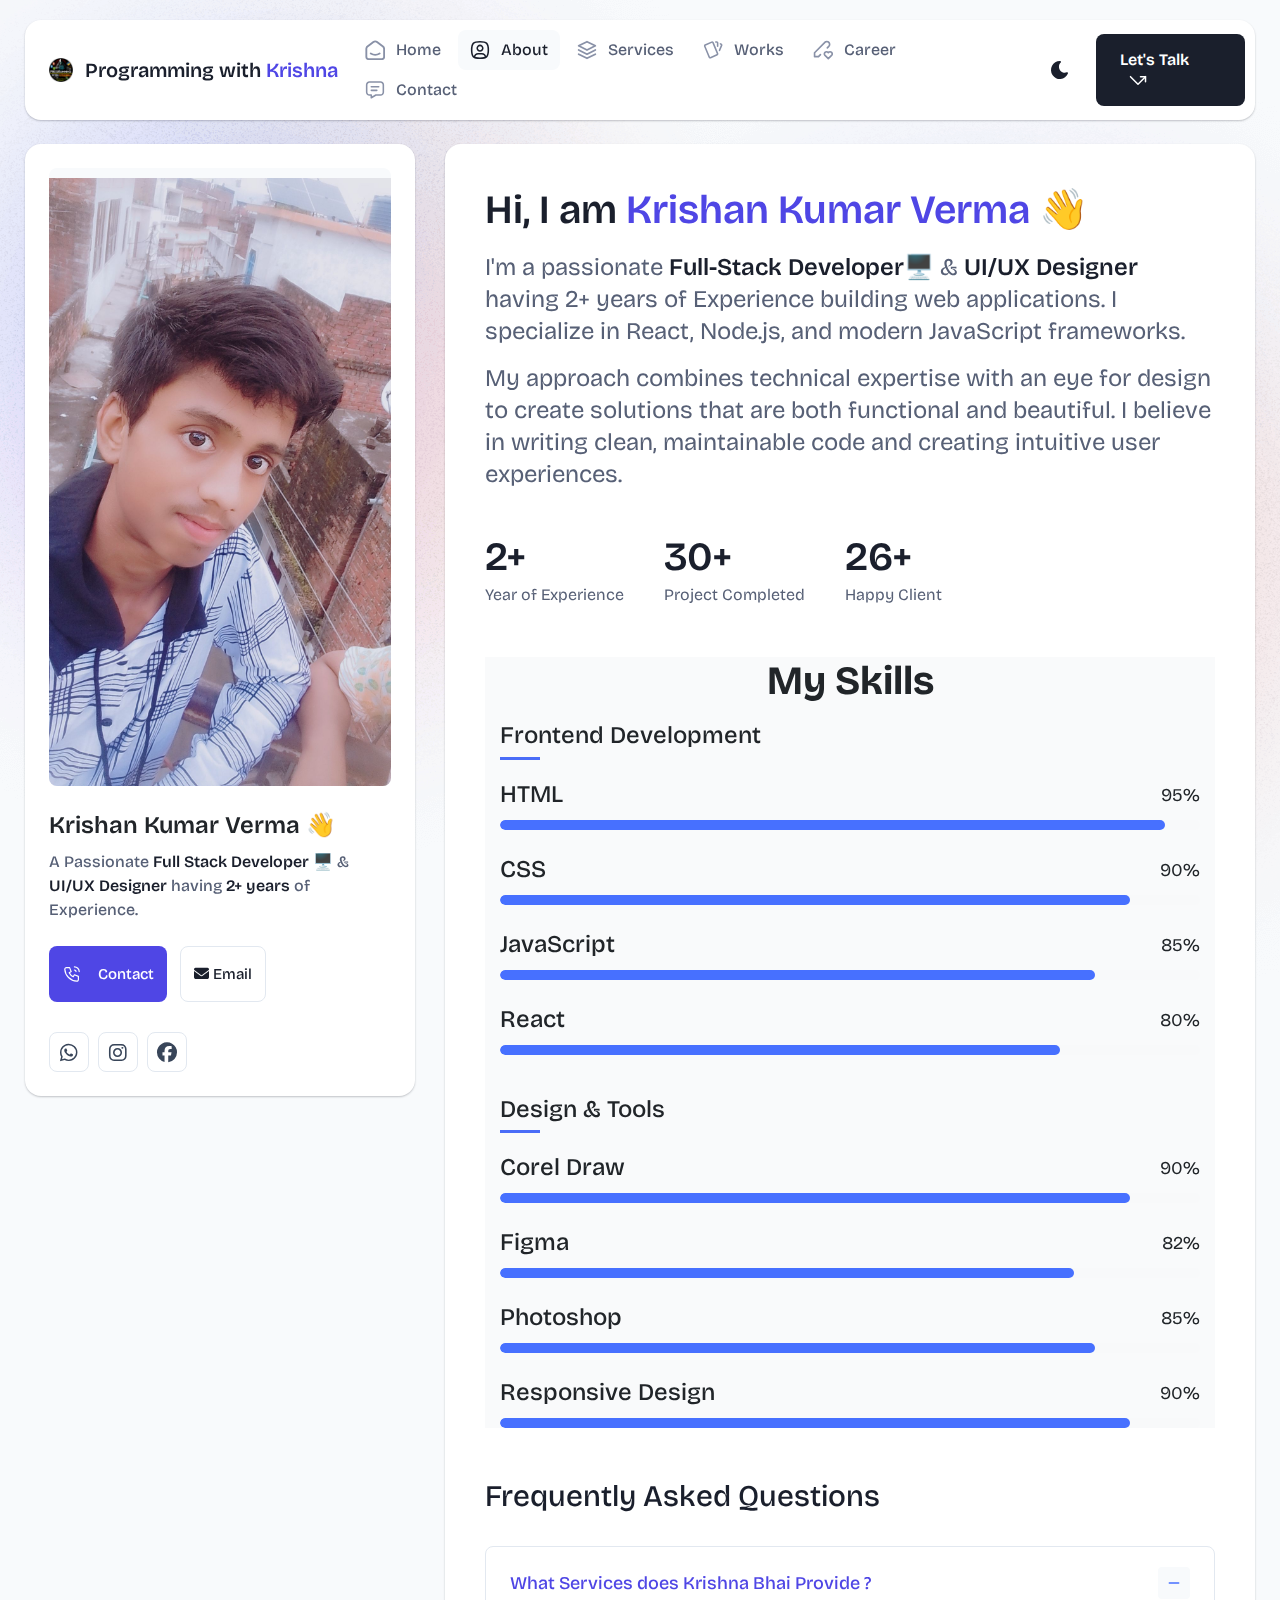
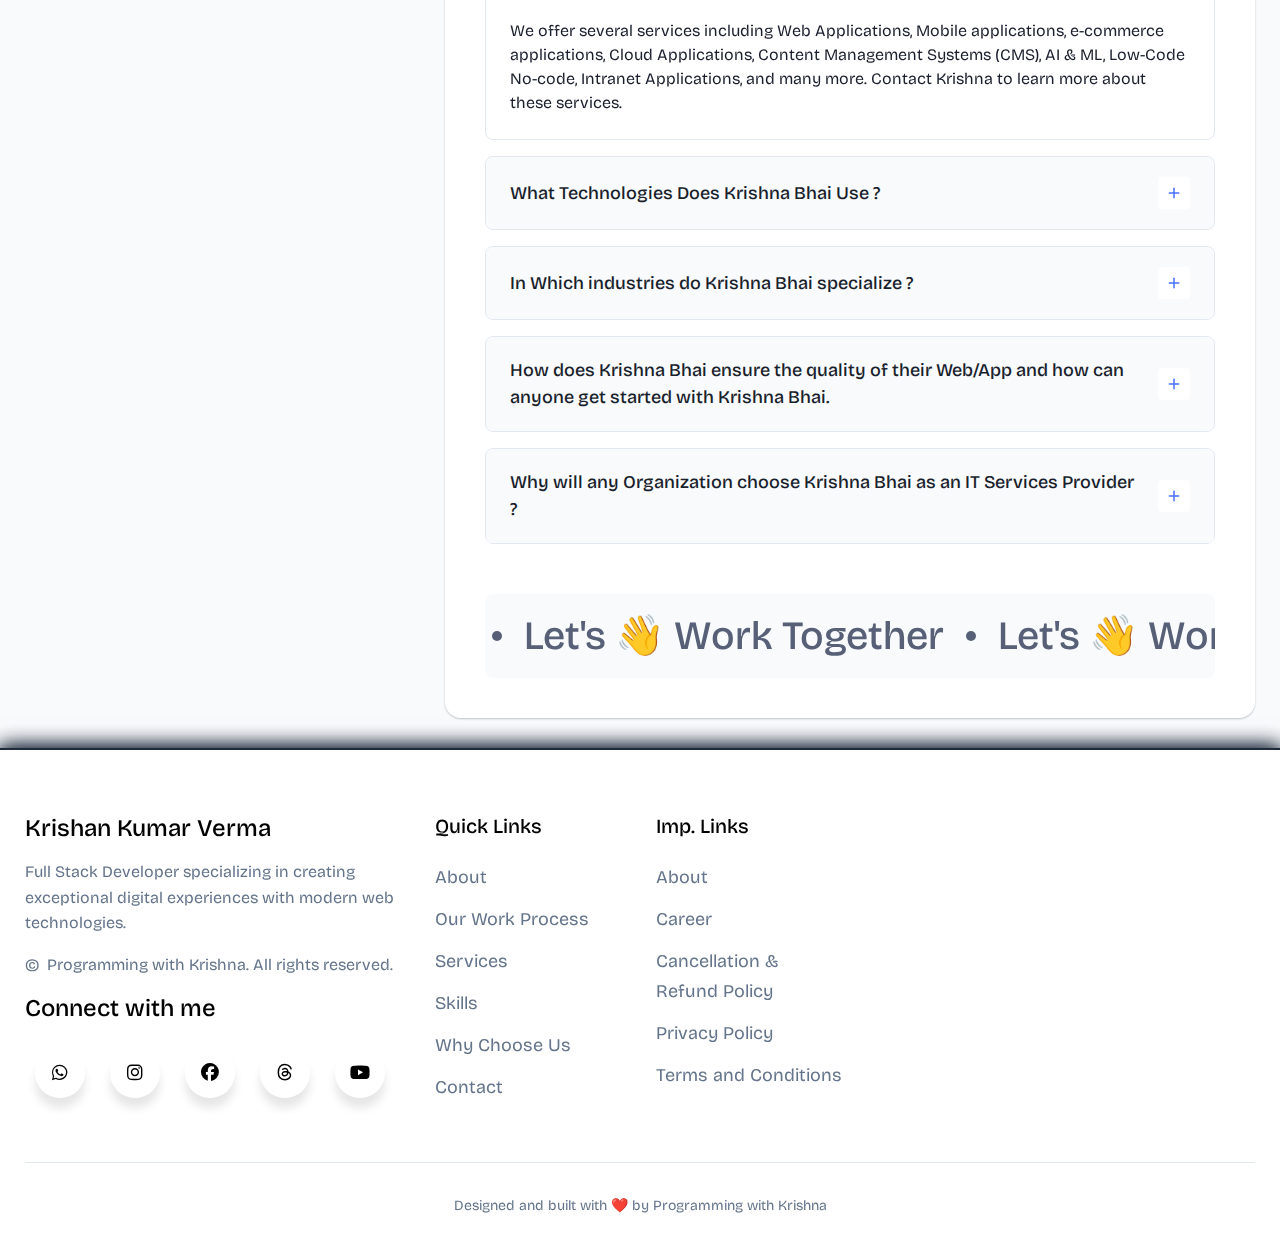
<file: about.html>
<!DOCTYPE html>
<html lang="en">
<head>
  <meta charset="UTF-8">
  <meta http-equiv="X-UA-Compatible" content="IE=edge">
  <title>Programming with krishna</title>
    <link rel="icon" type="image/x-icon" href="assets/img/logo.png">
  
  <meta name="viewport" content="width=device-width, initial-scale=1">

  <!-- CSS here -->
  <link rel="stylesheet" href="assets/css/bootstrap.min.css">
  <link rel="stylesheet" href="assets/fontawsome/css/all.min.css">
  <link rel="stylesheet" href="assets/fontawsome/css/fontawesome.min.css">
  <link rel="stylesheet" href="assets/css/slick.css">
  <link rel="stylesheet" href="assets/css/magnific-popup.css">
  <link rel="stylesheet" href="assets/css/style.css">
  <link rel="stylesheet" href="assets/css/responsive.css">
  <link rel="stylesheet" href="document/shapes.css">
  <link rel="stylesheet" href="document/style.css">
  <link rel="stylesheet" href="assets/css/2nd.css">
  <link rel="stylesheet" href="assets/css/my.css">
  
  <link rel="stylesheet" href="assets/css/social.css">
  <link rel="stylesheet" href="assets/com/com.css">
  <link rel="stylesheet" href="assets/css/suptitle/css/style.css">
  <link rel="stylesheet" href="https://cdnjs.cloudflare.com/ajax/libs/font-awesome/6.7.2/css/all.min.css">
</head>

<body class="self">
  <div id="page-content">
    <!-- header part start -->
    <header class="header-area myproperty1">     
      <nav class="navbar myproperty2">
        <div class="container">
          <div class="menu-container">
            <!-- ------------desktop---------- -->
            <div class="logo">
              <a class="navbar-brand me-0" href="index.html">
                <img src="assets/img/logo.png" alt="Programming with Krishna Logo" class="myproperty3"/>
                <span>Programming with <span class="primary">Krishna</span></span>
              </a>
            </div>
            <!-- ----------mobile------------ -->
            <div class="navbar-main d-flex flex-grow-1">
              <div class="logo inner-logo d-block d-xl-none">
                <a class="navbar-brand me-0" href="index.html">
                  <img src="assets/img/logo.png" alt="Programming with Krishna Logo" class="myproperty3"/>
                  <span><p class="myproperty4">Programming with </p><span class="primary">Krishna</span></span>
                </a>
              </div>
              <ul class="navbar-info mx-auto">
                <li class="nav-item">
                  <a class="nav-link" aria-current="page" href="index.html">
                    <svg class="nav-icon" viewBox="0 0 15 15" fill="none" xmlns="http://www.w3.org/2000/svg">
                      <path
                        d="M13.475 4.92481L9.03083 1.46814C8.64082 1.16473 8.1608 1 7.66667 1C7.17254 1 6.69251 1.16473 6.3025 1.46814L1.8575 4.92481C1.59037 5.13254 1.37424 5.39858 1.22563 5.7026C1.07701 6.00662 0.99984 6.34058 1 6.67897V12.679C1 13.121 1.17559 13.5449 1.48816 13.8575C1.80072 14.17 2.22464 14.3456 2.66667 14.3456H12.6667C13.1087 14.3456 13.5326 14.17 13.8452 13.8575C14.1577 13.5449 14.3333 13.121 14.3333 12.679V6.67897C14.3333 5.99314 14.0167 5.34564 13.475 4.92481Z"
                        stroke-width="1.4" stroke-linecap="round" stroke-linejoin="round" />
                      <path d="M10.9753 10.1665C9.13359 11.2773 6.14859 11.2773 4.30859 10.1665" stroke-width="1.4"
                        stroke-linecap="round" stroke-linejoin="round" />
                    </svg>

                    <span>Home</span>
                  </a>
                </li>
                <li class="nav-item">
                  <a class="nav-link active" href="about.html">
                    <svg class="nav-icon" viewBox="0 0 18 18" fill="none" xmlns="http://www.w3.org/2000/svg">
                      <path
                        d="M9 9.8335C9.66304 9.8335 10.2989 9.5701 10.7678 9.10126C11.2366 8.63242 11.5 7.99654 11.5 7.3335C11.5 6.67045 11.2366 6.03457 10.7678 5.56573C10.2989 5.09689 9.66304 4.8335 9 4.8335C8.33696 4.8335 7.70107 5.09689 7.23223 5.56573C6.76339 6.03457 6.5 6.67045 6.5 7.3335C6.5 7.99654 6.76339 8.63242 7.23223 9.10126C7.70107 9.5701 8.33696 9.8335 9 9.8335Z"
                        stroke-width="1.4" stroke-linecap="round" stroke-linejoin="round" />
                      <path
                        d="M9 1.5C15 1.5 16.5 3 16.5 9C16.5 15 15 16.5 9 16.5C3 16.5 1.5 15 1.5 9C1.5 3 3 1.5 9 1.5Z"
                        stroke-width="1.4" stroke-linecap="round" stroke-linejoin="round" />
                      <path
                        d="M4 15.7085V15.6668C4 14.7828 4.35119 13.9349 4.97631 13.3098C5.60143 12.6847 6.44928 12.3335 7.33333 12.3335H10.6667C11.5507 12.3335 12.3986 12.6847 13.0237 13.3098C13.6488 13.9349 14 14.7828 14 15.6668V15.7085"
                        stroke-width="1.4" stroke-linecap="round" stroke-linejoin="round" />
                    </svg>
                    About
                  </a>
                </li>
                <li class="nav-item">
                  <a class="nav-link" href="services.html">
                    <svg class="nav-icon" viewBox="0 0 16 16" fill="none" xmlns="http://www.w3.org/2000/svg">
                      <path d="M7.99967 1.3335L1.33301 4.66683L7.99967 8.00016L14.6663 4.66683L7.99967 1.3335Z"
                        stroke-width="1.4" stroke-linecap="round" stroke-linejoin="round" />
                      <path d="M1.33301 8L7.99967 11.3333L14.6663 8" stroke-width="1.4" stroke-linecap="round"
                        stroke-linejoin="round" />
                      <path d="M1.33301 11.3335L7.99967 14.6668L14.6663 11.3335" stroke-width="1.4"
                        stroke-linecap="round" stroke-linejoin="round" />
                    </svg>
                    Services
                  </a>
                </li>
                <li class="nav-item">
                  <a class="nav-link" href="portfolio.html">
                    <svg class="nav-icon" viewBox="0 0 18 17" fill="none" xmlns="http://www.w3.org/2000/svg">
                      <path
                        d="M2.00326 3.99733L7.95159 1.40649C8.04974 1.36442 8.15533 1.34243 8.26212 1.34181C8.3689 1.34119 8.47473 1.36196 8.57337 1.40289C8.67201 1.44382 8.76145 1.50408 8.83642 1.58013C8.9114 1.65617 8.97039 1.74646 9.00992 1.84566L13.1133 11.764C13.1985 11.9651 13.2014 12.1917 13.1213 12.3949C13.0412 12.5982 12.8845 12.7618 12.6849 12.8507L6.73742 15.4415C6.63922 15.4837 6.53356 15.5058 6.42668 15.5065C6.3198 15.5072 6.21387 15.4864 6.11514 15.4455C6.0164 15.4046 5.92688 15.3442 5.85184 15.2681C5.7768 15.192 5.71778 15.1016 5.67826 15.0023L1.57492 5.08316C1.48963 4.88204 1.48673 4.65546 1.56684 4.45222C1.64696 4.24898 1.80367 4.08616 2.00326 3.99733Z"
                        stroke-width="1.4" stroke-linecap="round" stroke-linejoin="round" />
                      <path
                        d="M11.5 1.3335H12.3333C12.5543 1.3335 12.7663 1.42129 12.9226 1.57757C13.0789 1.73385 13.1667 1.94582 13.1667 2.16683V5.0835"
                        stroke-width="1.4" stroke-linecap="round" stroke-linejoin="round" />
                      <path
                        d="M15.6663 3C15.8863 3.09333 16.0997 3.18083 16.3063 3.2625C16.5098 3.34882 16.6706 3.51241 16.7534 3.71729C16.8362 3.92217 16.8343 4.15155 16.748 4.355L14.833 8.83334"
                        stroke-width="1.4" stroke-linecap="round" stroke-linejoin="round" />
                    </svg>
                    Works
                  </a>
                </li>
                <li class="nav-item">
                  <a class="nav-link" href="blog.html">
                    <svg class="nav-icon" viewBox="0 0 17 16" fill="none" xmlns="http://www.w3.org/2000/svg">
                      <path
                        d="M12.1663 6.16676L13.4163 4.91676C13.6352 4.69789 13.8088 4.43805 13.9273 4.15208C14.0457 3.86612 14.1067 3.55962 14.1067 3.25009C14.1067 2.94056 14.0457 2.63406 13.9273 2.3481C13.8088 2.06213 13.6352 1.80229 13.4163 1.58342C13.1975 1.36455 12.9376 1.19094 12.6517 1.07248C12.3657 0.954033 12.0592 0.893066 11.7497 0.893066C11.4401 0.893066 11.1336 0.954033 10.8477 1.07248C10.5617 1.19094 10.3019 1.36455 10.083 1.58342L1.33301 10.3334V13.6668H4.66634L6.33301 12.0001"
                        stroke-width="1.4" stroke-linecap="round" stroke-linejoin="round" />
                      <path
                        d="M13.0004 15.3335L15.7921 12.5968C15.9633 12.4307 16.0995 12.232 16.1926 12.0124C16.2857 11.7927 16.3339 11.5567 16.3343 11.3181C16.3347 11.0796 16.2873 10.8434 16.1948 10.6235C16.1024 10.4035 15.9669 10.2044 15.7963 10.0377C15.448 9.69712 14.9806 9.50602 14.4935 9.50509C14.0065 9.50415 13.5383 9.69346 13.1888 10.0327L13.0021 10.216L12.8163 10.0327C12.4681 9.69237 12.0008 9.50143 11.5139 9.50049C11.0271 9.49956 10.5591 9.68871 10.2096 10.0277C10.0383 10.1937 9.9021 10.3924 9.80891 10.612C9.71572 10.8316 9.66746 11.0677 9.667 11.3062C9.66653 11.5447 9.71386 11.781 9.80619 12.0009C9.89853 12.2209 10.034 12.4201 10.2046 12.5868L13.0004 15.3335Z"
                        stroke-width="1.4" stroke-linecap="round" stroke-linejoin="round" />
                    </svg>
                    Career
                  </a>
                </li>
                <li class="nav-item">
                  <a class="nav-link" href="contact.html">
                    <svg class="nav-icon" viewBox="0 0 18 17" fill="none" xmlns="http://www.w3.org/2000/svg">
                      <path d="M5.66699 5.5H12.3337" stroke-width="1.4" stroke-linecap="round"
                        stroke-linejoin="round" />
                      <path d="M5.66699 8.8335H10.667" stroke-width="1.4" stroke-linecap="round"
                        stroke-linejoin="round" />
                      <path
                        d="M14 1.3335C14.663 1.3335 15.2989 1.59689 15.7678 2.06573C16.2366 2.53457 16.5 3.17045 16.5 3.8335V10.5002C16.5 11.1632 16.2366 11.7991 15.7678 12.2679C15.2989 12.7368 14.663 13.0002 14 13.0002H9.83333L5.66667 15.5002V13.0002H4C3.33696 13.0002 2.70107 12.7368 2.23223 12.2679C1.76339 11.7991 1.5 11.1632 1.5 10.5002V3.8335C1.5 3.17045 1.76339 2.53457 2.23223 2.06573C2.70107 1.59689 3.33696 1.3335 4 1.3335H14Z"
                        stroke-width="1.4" stroke-linecap="round" stroke-linejoin="round" />
                    </svg>
                    Contact
                  </a>
                </li>
              </ul>
              <div class="header-right-info d-flex align-items-center " >
                <button class="theme-control-btn">
                  <span class="dark">
                    <svg width="24" height="24" viewBox="0 0 24 24" fill="none" xmlns="http://www.w3.org/2000/svg">
                      <path
                        d="M11.8005 3C10.207 3.0003 8.64356 3.44286 7.27683 4.28049C5.91011 5.11811 4.79139 6.31937 4.04002 7.75612C3.28865 9.19288 2.93281 10.8112 3.01046 12.4386C3.08811 14.0659 3.59633 15.6411 4.48091 16.9963C5.3655 18.3514 6.59326 19.4356 8.03324 20.1333C9.47322 20.8309 11.0714 21.1157 12.6573 20.9574C14.2432 20.7991 15.7573 20.2036 17.0381 19.2344C18.319 18.2652 19.3185 16.9587 19.9301 15.4542C20.2302 14.7162 19.5111 13.9746 18.7875 14.2752C17.5475 14.7888 16.1706 14.8418 14.8963 14.425C13.622 14.0082 12.5308 13.1479 11.8126 11.9937C11.0943 10.8396 10.7943 9.4645 10.9648 8.10764C11.1353 6.75077 11.7655 5.49792 12.7458 4.5669L12.8136 4.4949C13.2986 3.9279 12.913 3.0072 12.1464 3.0072H11.9122L11.8524 3.0018L11.7996 3H11.8005Z"
                        fill="#1A1F2C" />
                    </svg>
                    <small class="theme-text d-block d-xl-none">Change appearance</small>
                  </span>
                  <span class="light">
                    <svg width="24" height="24" viewBox="0 0 24 24" fill="none" xmlns="http://www.w3.org/2000/svg">
                      <path
                        d="M12 19C12.2449 19 12.4813 19.09 12.6644 19.2527C12.8474 19.4155 12.9643 19.6397 12.993 19.883L13 20V21C12.9997 21.2549 12.9021 21.5 12.7272 21.6854C12.5522 21.8707 12.313 21.9822 12.0586 21.9972C11.8042 22.0121 11.5536 21.9293 11.3582 21.7657C11.1627 21.6021 11.0371 21.3701 11.007 21.117L11 21V20C11 19.7348 11.1054 19.4804 11.2929 19.2929C11.4804 19.1054 11.7348 19 12 19Z"
                        fill="#FD7E41" />
                      <path
                        d="M18.3127 16.9099L18.4067 16.9929L19.1067 17.6929C19.2861 17.8729 19.3902 18.1144 19.398 18.3683C19.4057 18.6223 19.3165 18.8697 19.1485 19.0602C18.9804 19.2508 18.7462 19.3702 18.4933 19.3943C18.2403 19.4184 17.9877 19.3454 17.7867 19.1899L17.6927 19.1069L16.9927 18.4069C16.8202 18.2347 16.7165 18.0053 16.7012 17.7619C16.6859 17.5186 16.76 17.278 16.9097 17.0855C17.0593 16.893 17.2741 16.7618 17.5137 16.7166C17.7533 16.6713 18.0012 16.7152 18.2107 16.8399L18.3127 16.9099Z"
                        fill="#FD7E41" />
                      <path
                        d="M7.00747 16.993C7.17965 17.1652 7.28308 17.3943 7.29836 17.6373C7.31364 17.8803 7.23972 18.1206 7.09047 18.313L7.00747 18.407L6.30747 19.107C6.12751 19.2863 5.88604 19.3905 5.63209 19.3982C5.37814 19.406 5.13076 19.3168 4.94019 19.1487C4.74963 18.9807 4.63017 18.7464 4.60607 18.4935C4.58198 18.2406 4.65506 17.988 4.81047 17.787L4.89347 17.693L5.59347 16.993C5.781 16.8055 6.03531 16.7002 6.30047 16.7002C6.56563 16.7002 6.81994 16.8055 7.00747 16.993Z"
                        fill="#FD7E41" />
                      <path
                        d="M3.99987 11C4.25475 11.0003 4.4999 11.0979 4.68524 11.2728C4.87057 11.4478 4.9821 11.687 4.99704 11.9414C5.01198 12.1958 4.92919 12.4464 4.7656 12.6418C4.60201 12.8373 4.36996 12.9629 4.11687 12.993L3.99987 13H2.99987C2.74499 12.9997 2.49984 12.9021 2.3145 12.7272C2.12916 12.5522 2.01763 12.313 2.0027 12.0586C1.98776 11.8042 2.07054 11.5536 2.23413 11.3582C2.39772 11.1627 2.62977 11.0371 2.88287 11.007L2.99987 11H3.99987Z"
                        fill="#FD7E41" />
                      <path
                        d="M20.9999 11C21.2547 11.0003 21.4999 11.0979 21.6852 11.2728C21.8706 11.4478 21.9821 11.687 21.997 11.9414C22.012 12.1958 21.9292 12.4464 21.7656 12.6418C21.602 12.8373 21.37 12.9629 21.1169 12.993L20.9999 13H19.9999C19.745 12.9997 19.4998 12.9021 19.3145 12.7272C19.1292 12.5522 19.0176 12.313 19.0027 12.0586C18.9878 11.8042 19.0705 11.5536 19.2341 11.3582C19.3977 11.1627 19.6298 11.0371 19.8829 11.007L19.9999 11H20.9999Z"
                        fill="#FD7E41" />
                      <path
                        d="M6.21264 4.80985L6.30664 4.89285L7.00664 5.59285C7.18599 5.77281 7.29011 6.01429 7.29787 6.26824C7.30562 6.52219 7.21642 6.76957 7.04839 6.96013C6.88036 7.1507 6.64609 7.27016 6.39316 7.29425C6.14024 7.31834 5.88763 7.24526 5.68664 7.08985L5.59264 7.00685L4.89264 6.30685C4.72073 6.13453 4.61757 5.90543 4.6025 5.66248C4.58744 5.41954 4.6615 5.17945 4.8108 4.98721C4.9601 4.79497 5.1744 4.66378 5.41351 4.61824C5.65262 4.57271 5.90013 4.61594 6.10964 4.73985L6.21264 4.80985Z"
                        fill="#FD7E41" />
                      <path
                        d="M19.1071 4.89288C19.2793 5.06508 19.3827 5.29418 19.398 5.5372C19.4132 5.78023 19.3393 6.02048 19.1901 6.21288L19.1071 6.30688L18.4071 7.00688C18.2271 7.18623 17.9856 7.29036 17.7317 7.29811C17.4777 7.30587 17.2304 7.21667 17.0398 7.04864C16.8492 6.8806 16.7298 6.64633 16.7057 6.39341C16.6816 6.14049 16.7547 5.88788 16.9101 5.68688L16.9931 5.59288L17.6931 4.89288C17.8806 4.70541 18.1349 4.6001 18.4001 4.6001C18.6652 4.6001 18.9196 4.70541 19.1071 4.89288Z"
                        fill="#FD7E41" />
                      <path
                        d="M12 2C12.2449 2.00003 12.4813 2.08996 12.6644 2.25272C12.8474 2.41547 12.9643 2.63975 12.993 2.883L13 3V4C12.9997 4.25488 12.9021 4.50003 12.7272 4.68537C12.5522 4.8707 12.313 4.98223 12.0586 4.99717C11.8042 5.01211 11.5536 4.92933 11.3582 4.76573C11.1627 4.60214 11.0371 4.3701 11.007 4.117L11 4V3C11 2.73478 11.1054 2.48043 11.2929 2.29289C11.4804 2.10536 11.7348 2 12 2Z"
                        fill="#FD7E41" />
                      <path
                        d="M12 7C12.9797 6.99994 13.9378 7.28769 14.7553 7.8275C15.5729 8.36731 16.2138 9.1354 16.5986 10.0364C16.9833 10.9373 17.0949 11.9315 16.9195 12.8953C16.7441 13.8592 16.2893 14.7502 15.6118 15.4579C14.9343 16.1655 14.0638 16.6585 13.1085 16.8756C12.1532 17.0928 11.1552 17.0245 10.2383 16.6793C9.3215 16.334 8.52629 15.7271 7.95146 14.9338C7.37663 14.1405 7.04752 13.1958 7.005 12.217L7 12L7.005 11.783C7.06092 10.4958 7.61161 9.27978 8.54222 8.38866C9.47284 7.49754 10.7115 7.00007 12 7Z"
                        fill="#FD7E41" />
                    </svg>
                    <small class="theme-text d-block d-xl-none">Change appearance</small>
                  </span>
                </button>
                <a href="contact.html" class="lets-talk-btn">
                  Let's Talk
                  <svg class="icon" width="20" height="20" viewBox="0 0 20 20" fill="none"
                    xmlns="http://www.w3.org/2000/svg">
                    <path d="M17.5 11.6665V6.6665H12.5" stroke="white" stroke-width="1.5" stroke-linecap="round"
                      stroke-linejoin="round" />
                    <path d="M17.5 6.6665L10 14.1665L2.5 6.6665" stroke="white" stroke-width="1.5" stroke-linecap="round"
                      stroke-linejoin="round" />
                  </svg>
                </a>
              </div>
            </div>
            <div class="mobile-menu-overlay d-block d-lg-none"></div>
            <div class="mobile-menu-control-bar d-block d-xl-none">
              <button class="mobile-menu-control-bar">
                <i class="fas fa-bars"></i>
              </button>
            </div>
          </div>
        </div>
      </nav>
    </header>
    <!-- header part end -->

    <!-- main area part start -->
    <main>

      <section class="content-box-area mt-4">
        <div class="container">
          <div class="row g-4">
            <div class="col-xl-4">
              <div class="card profile-card">
                <div class="card-body">
                  <div class="image text-center">
                    <img src="assets/img/krish.jpg" alt="Krishna Profile"/>
                  </div>
                  <div class="text">
                    <h3 class="card-title">Krishan Kumar Verma 👋</h3>
                    <p>A Passionate <span>Full Stack Developer</span> 🖥️ & <span>UI/UX Designer</span> having
                      <span>2+
                        years</span> of Experience.</p>
                    <div class="common-button-groups">
                      <a class="btn btn-call" href="tel:9670158347">
                        <svg class="icon" width="25" height="24" viewBox="0 0 25 24" fill="none"
                          xmlns="http://www.w3.org/2000/svg">
                          <path
                            d="M5.5 4H9.5L11.5 9L9 10.5C10.071 12.6715 11.8285 14.429 14 15.5L15.5 13L20.5 15V19C20.5 19.5304 20.2893 20.0391 19.9142 20.4142C19.5391 20.7893 19.0304 21 18.5 21C14.5993 20.763 10.9202 19.1065 8.15683 16.3432C5.3935 13.5798 3.73705 9.90074 3.5 6C3.5 5.46957 3.71071 4.96086 4.08579 4.58579C4.46086 4.21071 4.96957 4 5.5 4Z"
                            stroke="white" stroke-width="1.5" stroke-linecap="round" stroke-linejoin="round" />
                          <path
                            d="M15.5 7C16.0304 7 16.5391 7.21071 16.9142 7.58579C17.2893 7.96086 17.5 8.46957 17.5 9"
                            stroke="white" stroke-width="1.5" stroke-linecap="round" stroke-linejoin="round" />
                          <path d="M15.5 3C17.0913 3 18.6174 3.63214 19.7426 4.75736C20.8679 5.88258 21.5 7.4087 21.5 9"
                            stroke="white" stroke-width="1.5" stroke-linecap="round" stroke-linejoin="round" />
                        </svg>
                        Contact
                      </a>
                      <div class="btn btn-copy">
                        <a href="mailto:krishankumarverma9670@gmail.com">
                          <i class="fa-solid fa-envelope"></i>
                        Email
                    </a>
                    </div>
                    </div>
                    <div class="social-media-icon">
                      <ul class="list-unstyled">
                        <li><a href="https://wa.me/919670158347"><i class="fa-brands fa-whatsapp"></i></a></li>
                        <li><a href="https://www.instagram.com/programmingwith_krishna?igsh=dnVwa2JpdnpuZ25n"><i class="fa-brands fa-instagram"></i></a></li>
                        <li><a href="https://www.facebook.com/share/1AKQW6g6fd/"><i class="fa-brands fa-facebook"></i></a></li>
                        
                      </ul>
                    </div>
                  </div>
                </div>
              </div>
            </div>
            <div class="col-xl-8">
              <div class="card content-box-card">
                <div class="card-body">
                  <div class="top-info">
                    <div class="text">
                      <h1 class="main-title">Hi, I am <span>Krishan Kumar Verma</span> 👋</h1>
                      <p>I'm a passionate <b>Full-Stack Developer</b>🖥️ & <b>UI/UX Designer</b> having 2+ years of Experience building web applications. I specialize in React, Node.js, and modern JavaScript frameworks.</p>
                      <p style="margin-top: 15px;">My approach combines technical expertise with an eye for design to create solutions that are both functional and beautiful. I believe in writing clean, maintainable code and creating intuitive user experiences.</p>
                </div>
                  </div>
                  <div class="counter-area">
                    <div class="counter">
                      <div class="counter-item">
                        <h3 class="number">2+</h3>
                        <p class="subtitle">Year of Experience</p>
                      </div>
                      <div class="counter-item">
                        <h3 class="number">30+</h3>
                        <p class="subtitle">Project Completed
                        </p>
                      </div>
                      <div class="counter-item">
                        <h3 class="number">26+</h3>
                        <p class="subtitle">Happy Client
                        </p>
                      </div>
                    </div>
                    <!-- circle area -->
                    <!-- <div class="circle-area">
                      <div class="circle-text">
                        <img class="circle-image" src="assets/img/about-us/circle-text.svg" alt="circle-text">
                        <img class="circle-image circle-image-light d-none"
                          src="assets/img/about-us/circle-text-light.svg" alt="circle-text">
                        <span class="arrow-down">
                          <svg width="40" height="40" viewBox="0 0 40 40" fill="none"
                            xmlns="http://www.w3.org/2000/svg">
                            <path d="M20 5V35" stroke="white" stroke-width="2" stroke-linecap="round"
                              stroke-linejoin="round" />
                            <path d="M15 30L20 35L25 30" stroke="white" stroke-width="2" stroke-linecap="round"
                              stroke-linejoin="round" />
                          </svg>
                        </span>
                      </div>
                    </div> -->
                  </div>
                  <!-- Skills Section -->
    <section id="skills" class="skills bg-[#f9fafb] w-[100%] skillsbg my-0 py-8">
      <div class="container">
        <h2 class="section-title text-[black] servicetext mb-[30px] "><span class="border-b-4 border-[black] color-[black] serviceborder1">My Skills</span> </h2>
          <div class=" grid grid-cols-1 sm:grid-cols-2 gap-4 px-[20px]">
              <div class="skill-category">
                  <h3 class="text-[black] skillstext" >Frontend Development</h3>
                  <div class="skill-items">
                      <div class="skill-item">
                          <div class="skill-info">
                              <h4 class="text-[black] skillstext">HTML</h4>
                              <span class="text-[black] skillstext">95%</span>
                          </div>
                          <div class="skill-bar">
                              <div class="skill-progress progressdiv" style="width: 95%"></div>
                          </div>
                      </div>
                      <div class="skill-item">
                          <div class="skill-info">
                              <h4 class="text-[black] skillstext">CSS</h4>
                              <span class="text-[black] skillstext">90%</span>
                          </div>
                          <div class="skill-bar">
                              <div class="skill-progress progressdiv" style="width: 90%"></div>
                          </div>
                      </div>
                      <div class="skill-item">
                          <div class="skill-info">
                              <h4 class="text-[black] skillstext">JavaScript</h4>
                              <span class="text-[black] skillstext">85%</span>
                          </div>
                          <div class="skill-bar">
                              <div class="skill-progress progressdiv" style="width: 85%"></div>
                          </div>
                      </div>
                      <div class="skill-item">
                          <div class="skill-info">
                              <h4 class="text-[black] skillstext">React</h4>
                              <span class="text-[black] skillstext">80%</span>
                          </div>
                          <div class="skill-bar">
                              <div class="skill-progress progressdiv" style="width: 80%"></div>
                          </div>
                      </div>
                  </div>
              </div>
              <div class="skill-category">
                  <h3 class="text-[black] skillstext" style="margin-top: 40px;">Design & Tools</h3>
                  <div class="skill-items">
                      <div class="skill-item">
                          <div class="skill-info">
                              <h4 class="text-[black] skillstext">Corel Draw</h4>
                              <span class="text-[black] skillstext">90%</span>
                          </div>
                          <div class="skill-bar">
                              <div class="skill-progress progressdiv" style="width: 90%"></div>
                          </div>
                      </div>
                      <div class="skill-item">
                          <div class="skill-info">
                              <h4 class="text-[black] skillstext">Figma</h4>
                              <span class="text-[black] skillstext">82%</span>
                          </div>
                          <div class="skill-bar">
                              <div class="skill-progress progressdiv" style="width: 82%"></div>
                          </div>
                      </div>
                      <div class="skill-item">
                          <div class="skill-info">
                              <h4 class="text-[black] skillstext">Photoshop</h4>
                              <span class="text-[black] skillstext">85%</span>
                          </div>
                          <div class="skill-bar">
                              <div class="skill-progress progressdiv" style="width: 85%"></div>
                          </div>
                      </div>
                      <div class="skill-item">
                          <div class="skill-info">
                              <h4 class="text-[black] skillstext">Responsive Design</h4>
                              <span class="text-[black] skillstext">90%</span>
                          </div>
                          <div class="skill-bar">
                              <div class="skill-progress progressdiv" style="width: 90%"></div>
                          </div>
                      </div>
                  </div>
              </div>
          </div>
      </div>
  </section>
  <!-- clink say -->
                  <!-- <div class="client-feedback">
                    <h2 class="main-common-title">What our Clients Say
                    </h2>
                    <div class="row client-feedback-slider">
                      <div class="col-lg-6">
                        <div class="feedback-item">
                          <div class="feedback-top-info">
                            <div class="rating">
                              <i class="fas fa-star"></i>
                              <i class="fas fa-star"></i>
                              <i class="fas fa-star"></i>
                              <i class="fas fa-star"></i>
                              <i class="fas fa-star"></i>
                            </div>
                            <div class="website">
                              <!-- ---------link------ -->
                              <!-- <a href="#">Framer.com
                                <svg class="arrow-up" width="14" height="15" viewBox="0 0 14 15" fill="none"
                                  xmlns="http://www.w3.org/2000/svg">
                                  <path d="M9.91634 4.5835L4.08301 10.4168" stroke-linecap="round"
                                    stroke-linejoin="round" />
                                  <path d="M4.66699 4.5835H9.91699V9.8335" stroke-linecap="round"
                                    stroke-linejoin="round" />
                                </svg>
                              </a> -->
                            <!-- </div>
                          </div>
                          <div class="details">
                            <p>
                              "We've been together with Programming with krishna for over a year now, and I must say, it's been a game-changer
                                for us. The user interface is intuitive and the feature is awesome.
                            </p>
                          </div>
                          <div class="designation">
                            <p><span>Amit Yadav</span> - College principal</p>
                          </div>
                        </div>
                      </div>
                      <div class="col-lg-6">
                        <div class="feedback-item">
                          <div class="feedback-top-info">
                            <div class="rating">
                              <i class="fas fa-star"></i>
                              <i class="fas fa-star"></i>
                              <i class="fas fa-star"></i>
                              <i class="fas fa-star"></i>
                              <i class="fas fa-star"></i>
                            </div>
                            <div class="website">
                              <a href="#">Framer.com
                                <svg class="arrow-up" width="14" height="15" viewBox="0 0 14 15" fill="none"
                                  xmlns="http://www.w3.org/2000/svg">
                                  <path d="M9.91634 4.5835L4.08301 10.4168" stroke-linecap="round"
                                    stroke-linejoin="round" />
                                  <path d="M4.66699 4.5835H9.91699V9.8335" stroke-linecap="round"
                                    stroke-linejoin="round" />
                                </svg>
                              </a>
                            </div>
                          </div>
                          <div class="details">
                            <p>
                              "We've been using BentoFolio for over a year now, and I must say, it's been a game-changer
                              for us. The user interface is intuitive and the feature.
                            </p>
                          </div>
                          <div class="designation">
                            <p><span>Oliver Clain</span> - Product Designer</p>
                          </div>
                        </div>
                      </div>
                      <div class="col-lg-6">
                        <div class="feedback-item">
                          <div class="feedback-top-info">
                            <div class="rating">
                              <i class="fas fa-star"></i>
                              <i class="fas fa-star"></i>
                              <i class="fas fa-star"></i>
                              <i class="fas fa-star"></i>
                              <i class="fas fa-star"></i>
                            </div>
                            <div class="website">
                              <a href="#">Framer.com
                                <svg class="arrow-up" width="14" height="15" viewBox="0 0 14 15" fill="none"
                                  xmlns="http://www.w3.org/2000/svg">
                                  <path d="M9.91634 4.5835L4.08301 10.4168" stroke-linecap="round"
                                    stroke-linejoin="round" />
                                  <path d="M4.66699 4.5835H9.91699V9.8335" stroke-linecap="round"
                                    stroke-linejoin="round" />
                                </svg>
                              </a>
                            </div>
                          </div>
                          <div class="details">
                            <p>
                              "We've been using BentoFolio for over a year now, and I must say, it's been a game-changer
                              for us. The user interface is intuitive and the feature.
                            </p>
                          </div>
                          <div class="designation">
                            <p><span>Oliver Clain</span> - Product Designer</p>
                          </div>
                        </div>
                      </div>
                    </div>
                  </div> -->
                  <!-- -----------Asked Questions--------- -->
                   <div class="frequently-asked-questions">
                    <h2 class="main-common-title">Frequently Asked Questions
                    </h2>
                    <div class="frequently-asked-questions-main">
                      <div class="accordion" id="accordionExample">
                        <div class="accordion-item">
                          <h4 class="accordion-header" id="headingOne">
                            <button class="accordion-button" type="button" data-bs-toggle="collapse"
                              data-bs-target="#collapseOne" aria-expanded="true" aria-controls="collapseOne">
                              What Services does Krishna Bhai Provide ?
                              <span class="ms-auto">
                                <span class="icon ms-4">
                                  <img class="icon-plus" src="assets/img/icons/plus.svg" alt="plus">
                                  <img class="icon-minus d-none" src="assets/img/icons/minus.svg" alt="minus">
                                </span>
                              </span>
                            </button>
                          </h4>
                          <div id="collapseOne" class="accordion-collapse collapse show" aria-labelledby="headingOne"
                            data-bs-parent="#accordionExample">
                            <div class="accordion-body">
                              <p>We offer several services including Web Applications, Mobile applications, e-commerce applications, Cloud Applications, Content Management Systems (CMS), AI & ML, Low-Code No-code, Intranet Applications, and many more. Contact Krishna to learn more about these services.</p>
                            </div>
                          </div>
                        </div>
                        <div class="accordion-item">
                          <h4 class="accordion-header" id="headingTwoUnique">
                            <button class="accordion-button collapsed" type="button" data-bs-toggle="collapse"
                              data-bs-target="#collapseTwoUnique" aria-expanded="false" aria-controls="collapseTwoUnique">
                              What Technologies Does Krishna Bhai Use ?
                              <span class="ms-auto">
                                <span class="icon ms-4">
                                  <img class="icon-plus" src="assets/img/icons/plus.svg" alt="plus">
                                  <img class="icon-minus d-none" src="assets/img/icons/minus.svg" alt="minus">
                                </span>
                              </span>
                            </button>
                          </h4>
                          <div id="collapseTwoUnique" class="accordion-collapse collapse " aria-labelledby="headingTwoUnique"
                            data-bs-parent="#accordionExample">
                            <div class="accordion-body">
                              <p>We offer a wide range of technologies and advanced technologies which include HTML, CSS, JavaScript, Python, PHP, Java, Node.js, Angular, React, and many more. These type next-gen technologies are our main focus.</p>
                            </div>
                          </div>
                        </div>
                        <div class="accordion-item">
                          <h4 class="accordion-header" id="headingThree">
                            <button class="accordion-button collapsed" type="button" data-bs-toggle="collapse"
                              data-bs-target="#collapseThree" aria-expanded="false" aria-controls="collapseThree">
                              In Which industries do Krishna Bhai specialize ?
                              <span class="ms-auto">
                                <span class="icon ms-4">
                                  <img class="icon-plus" src="assets/img/icons/plus.svg" alt="plus">
                                  <img class="icon-minus d-none" src="assets/img/icons/minus.svg" alt="minus">
                                </span>
                              </span>
                            </button>
                          </h4>
                          <div id="collapseThree" class="accordion-collapse collapse" aria-labelledby="headingThree"
                            data-bs-parent="#accordionExample">
                            <div class="accordion-body">
                              <p>We have experience in various industries including Insurance, Manufacturing, Healthcare, Automobile, Education, Retail, and Business services and we have developed projects for the same improving feedback processing, decision-making, and streamlining internal processes. For more information kindly contact Krishna ji.</p>
                            </div>
                          </div>
                        </div>
                        <div class="accordion-item">
                          <h4 class="accordion-header" id="headingFour">
                            <button class="accordion-button collapsed" type="button" data-bs-toggle="collapse"
                              data-bs-target="#collapseFour" aria-expanded="false" aria-controls="collapseFour">
                              How does Krishna Bhai ensure the quality of their Web/App and how can anyone get started with Krishna Bhai.
                              <span class="ms-auto">
                                <span class="icon ms-4">
                                  <img class="icon-plus" src="assets/img/icons/plus.svg" alt="plus">
                                  <img class="icon-minus d-none" src="assets/img/icons/minus.svg" alt="minus">
                                </span>
                              </span>
                            </button>
                          </h4>
                          <div id="collapseFour" class="accordion-collapse collapse" aria-labelledby="headingFour"
                            data-bs-parent="#accordionExample">
                            <div class="accordion-body">
                              <p>Krishna Bhai ensures quality through testing, monitoring of activities, and coordination with clients regarding website updates. You can contact Krishna through the Call, Text, or Mail and discuss your requirements.</p>
                            </div>
                          </div>
                        </div>
                        <div class="accordion-item">
                          <h4 class="accordion-header" id="headingFive">
                            <button class="accordion-button collapsed" type="button" data-bs-toggle="collapse"
                              data-bs-target="#collapseFive" aria-expanded="false" aria-controls="collapseFive">
                              Why will any Organization choose Krishna Bhai as an IT Services Provider ?
                              <span class="ms-auto">
                                <span class="icon ms-4">
                                  <img class="icon-plus" src="assets/img/icons/plus.svg" alt="plus">
                                  <img class="icon-minus d-none" src="assets/img/icons/minus.svg" alt="minus">
                                </span>
                              </span>
                            </button>
                          </h4>
                          <div id="collapseFive" class="accordion-collapse collapse" aria-labelledby="headingFive"
                            data-bs-parent="#accordionExample">
                            <div class="accordion-body">
                              <p>As we offer a business-centric approach and quantitative benefits, we assign dedicated project managers, and measurable improvements to roll out robust, scalable, and secure websites, that are user-friendly and have a great UI / UX.</p>
                            </div>
                          </div>
                        </div>
                      </div>
                    </div>
                  </div>
                  
                  <div class="work-together-slider">
                    <div class="slider-main d-flex gap-4 align-items-center">
                      <div class="slider-item">
                        <a href="contact.html">Let's 👋 Work Together</a>
                        <a href="contact.html">Let's 👋 Work Together</a>
                      </div>
                      <div class="slider-item">
                        <a href="contact.html">Let's 👋 Work Together</a>
                        <a href="contact.html">Let's 👋 Work Together</a>
                      </div>
                    </div>
                  </div>
                </div>
              </div>

            </div>
          </div>
        </div>
      </section>
      <!-- Footer -->
     <footer class="footer footerbg" style="margin-top: 30px;">
      <div class="container">
          <div class="footer-grid">
         <div class="footer-about">
             <h3 class="footertext text-[black]">Krishan Kumar Verma</h3>
             <p>
            Full Stack Developer specializing in creating exceptional digital experiences with modern web technologies.
             </p>
             <p class="copyright">
            © <span id="current-year"></span> Programming with Krishna. All rights reserved.
             </p>
             <div class="social-links">
               <h4 class="text-[black] contactsocial">Connect with me</h4>
              
                 
                   <ul class="wrapper">
                     <a href="https://wa.me/919670158347">
                     <li class="icon whatsapp">
                       <span class="tooltip">Whatsapp</span>
                       <span><i class="fa-brands fa-whatsapp"></i></span>
                     </li>
                   </a>
                   </ul>
                 
                 
                   <ul class="wrapper">
                     <a href="https://www.instagram.com/programmingwith_krishna?igsh=dnVwa2JpdnpuZ25n">
                     <li class="icon instagram">
                       <span class="tooltip">Instagram</span>
                       <span><i class="fa-brands fa-instagram"></i></span>
                     </li>
                   </a>
                   </ul>
                 
                 
                   <ul class="wrapper">
                     <a href="https://www.facebook.com/share/1AKQW6g6fd/">
                     <li class="icon facebook">
                       <span class="tooltip">Facebook</span>
                       <span><i class="fa-brands fa-facebook"></i></span>
                     </li>
                   </a>
                   </ul>
                 
                   <ul class="wrapper">
                     <a href="https://www.threads.net/@programmingwith_krishna">
                     <li class="icon threads">
                       <span class="tooltip">Threads</span>
                       <span><i class="fa-brands fa-threads"></i></span>
                     </li>
                   </a>
                   </ul>
                 
                   <ul class="wrapper">
                     <a href="https://youtube.com/@programmingwith_krishna?si=GHwfmB6_pZNTZZ_d?sub_confirmation=1">
                     <li class="icon youtube">
                       <span class="tooltip">Youtube</span>
                       <span><i class="fa-brands fa-youtube"></i></span>
                     </li>
                   </a>
                   </ul>
             
           </div>
         </div>
         <div class="footer-links">
             <h3 class="footertext text-[black]">Quick Links</h3>
             <ul>
            <li><a href="#about">About</a></li>
            <li><a href="#ourworkprocess">Our Work Process</a></li>
            <li><a href="#services">Services</a></li>
            <li><a href="#skills">Skills</a></li>
            <li><a href="#whychooseus">Why Choose Us</a></li>
            <li><a href="#contact">Contact</a></li>
             </ul>
         </div>
         <div class="footer-links">
             <h3 class="footertext text-[black]">Imp. Links</h3>
             <ul>
              <li><a href="about.html">About</a></li>
              <li><a href="blog.html">Career</a></li>
              <li><a href="Cancellation.html">Cancellation & Refund Policy</a></li>
              <li><a href="Privacy.html">Privacy Policy</a></li>
              <li><a href="terms&conditions.html">Terms and Conditions</a></li>
             </ul>
         </div>
          </div>
          <div class="footer-bottom mx-auto">
           <a href="index.html" class="mx-auto">
         <p>Designed and built with ❤️ by Programming with Krishna</p>
       </a>
       </div>
      </div>
   </footer>
   <a href="#" class="scrollup" style="background: black;"><i class="fas fa-chevron-up text-[black]"></i></a>

      <!-- background shape area start -->
      <div class="background-shapes">
        <div class="shape-1 common-shape">
          <img src="assets/img/bg/banner-shape-1.png" alt="banner-shape-1">
        </div>
        <div class="shape-2 common-shape">
          <img src="assets/img/bg/banner-shape-1.png" alt="banner-shape-1">
        </div>
        <div class="threed-shape-1 move-with-cursor" data-value="1">
          <img src="assets/img/bg/object-3d-1.png" alt="object-3d-1">
        </div>
        <div class="threed-shape-2 move-with-cursor" data-value="1">
          <img src="assets/img/bg/object-3d-2.png" alt="object-3d-2">
        </div>
      </div>
      <!-- background shape area end -->
    </main>
    <!-- main area part end -->


  </div>
  <!-- JS here -->
  <script src="assets/js/vendor/jquery-3.6.0.min.js"></script>
  <script src="assets/js/bootstrap.bundle.min.js"></script>
  <script src="assets/js/jquery.magnific-popup.min.js"></script>
  <script src="assets/js/ajax-form.js"></script>
  <script src="assets/js/clipboard.min.js"></script>
  <script src="assets/js/slick.min.js"></script>
  <script src="assets/js/script.js"></script>
  <script src="assets/js/my.js"></script>
</body>
</html>
</file>
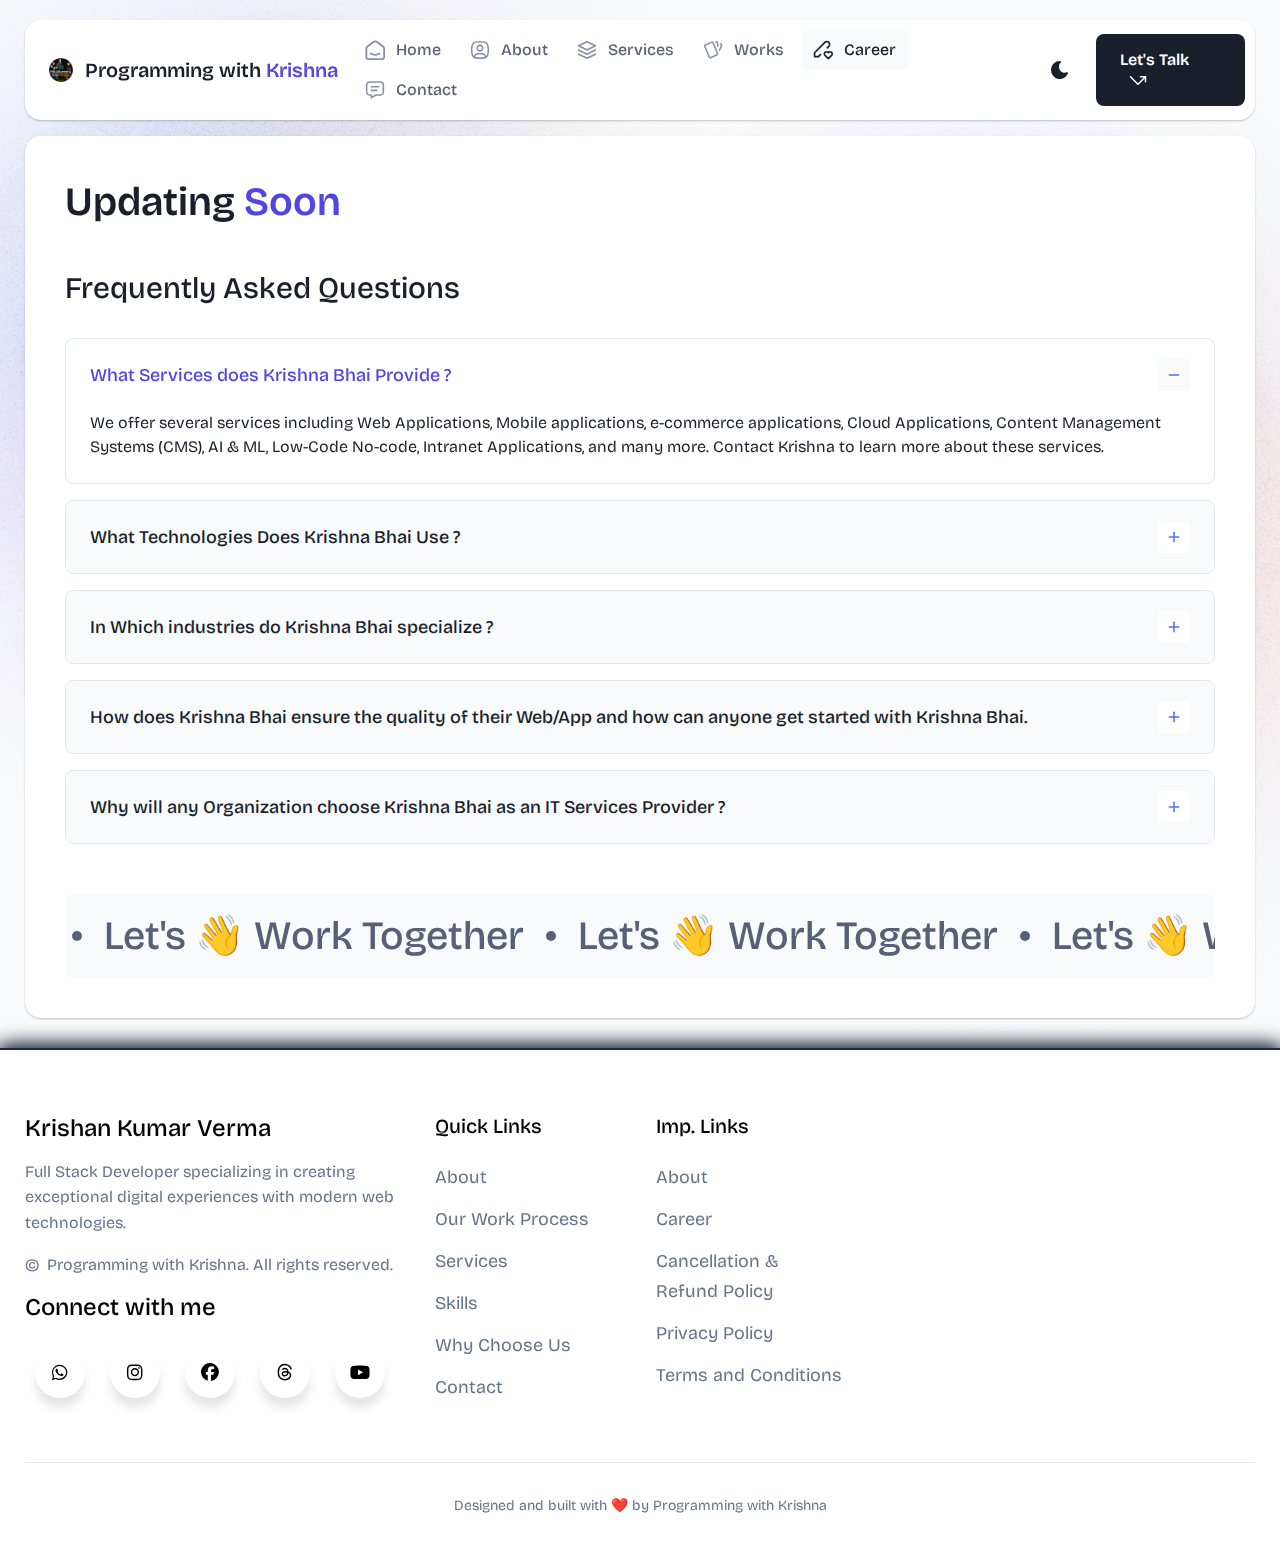
<file: blog.html>
<!DOCTYPE html>
<html lang="en">
<head>
  <meta charset="UTF-8">
  <meta http-equiv="X-UA-Compatible" content="IE=edge">
  <title>Programming with krishna</title>
    <link rel="icon" type="image/x-icon" href="assets/img/logo.png">
  
  <meta name="viewport" content="width=device-width, initial-scale=1">

  <!-- CSS here -->
  <link rel="stylesheet" href="assets/css/bootstrap.min.css">
  <link rel="stylesheet" href="assets/fontawsome/css/all.min.css">
  <link rel="stylesheet" href="assets/fontawsome/css/fontawesome.min.css">
  <link rel="stylesheet" href="assets/css/slick.css">
  <link rel="stylesheet" href="assets/css/magnific-popup.css">
  <link rel="stylesheet" href="assets/css/style.css">
  <link rel="stylesheet" href="assets/css/responsive.css">
  <link rel="stylesheet" href="document/shapes.css">
  <link rel="stylesheet" href="document/style.css">
  <link rel="stylesheet" href="assets/css/2nd.css">
  <link rel="stylesheet" href="assets/css/my.css">
  
  <link rel="stylesheet" href="assets/css/social.css">
  <link rel="stylesheet" href="assets/com/com.css">
  <link rel="stylesheet" href="assets/css/suptitle/css/style.css">
  <link rel="stylesheet" href="https://cdnjs.cloudflare.com/ajax/libs/font-awesome/6.7.2/css/all.min.css">
  
</head>

<body class="self">
  <div id="page-content">
    <!-- header part start -->
    <header class="header-area myproperty1">     
      <nav class="navbar myproperty2">
        <div class="container">
          <div class="menu-container">
            <!-- ------------desktop---------- -->
            <div class="logo">
              <a class="navbar-brand me-0" href="index.html">
                <img src="assets/img/logo.png" alt="Programming with Krishna Logo" class="myproperty3"/>
                <span>Programming with <span class="primary">Krishna</span></span>
              </a>
            </div>
            <!-- ----------mobile------------ -->
            <div class="navbar-main d-flex flex-grow-1">
              <div class="logo inner-logo d-block d-xl-none">
                <a class="navbar-brand me-0" href="index.html">
                  <img src="assets/img/logo.png" alt="Programming with Krishna Logo" class="myproperty3"/>
                  <span><p class="myproperty4">Programming with </p><span class="primary">Krishna</span></span>
                </a>
              </div>
              <ul class="navbar-info mx-auto">
                <li class="nav-item">
                  <a class="nav-link" aria-current="page" href="index.html">
                    <svg class="nav-icon" viewBox="0 0 15 15" fill="none" xmlns="http://www.w3.org/2000/svg">
                      <path
                        d="M13.475 4.92481L9.03083 1.46814C8.64082 1.16473 8.1608 1 7.66667 1C7.17254 1 6.69251 1.16473 6.3025 1.46814L1.8575 4.92481C1.59037 5.13254 1.37424 5.39858 1.22563 5.7026C1.07701 6.00662 0.99984 6.34058 1 6.67897V12.679C1 13.121 1.17559 13.5449 1.48816 13.8575C1.80072 14.17 2.22464 14.3456 2.66667 14.3456H12.6667C13.1087 14.3456 13.5326 14.17 13.8452 13.8575C14.1577 13.5449 14.3333 13.121 14.3333 12.679V6.67897C14.3333 5.99314 14.0167 5.34564 13.475 4.92481Z"
                        stroke-width="1.4" stroke-linecap="round" stroke-linejoin="round" />
                      <path d="M10.9753 10.1665C9.13359 11.2773 6.14859 11.2773 4.30859 10.1665" stroke-width="1.4"
                        stroke-linecap="round" stroke-linejoin="round" />
                    </svg>

                    <span>Home</span>
                  </a>
                </li>
                <li class="nav-item">
                  <a class="nav-link" href="about.html">
                    <svg class="nav-icon" viewBox="0 0 18 18" fill="none" xmlns="http://www.w3.org/2000/svg">
                      <path
                        d="M9 9.8335C9.66304 9.8335 10.2989 9.5701 10.7678 9.10126C11.2366 8.63242 11.5 7.99654 11.5 7.3335C11.5 6.67045 11.2366 6.03457 10.7678 5.56573C10.2989 5.09689 9.66304 4.8335 9 4.8335C8.33696 4.8335 7.70107 5.09689 7.23223 5.56573C6.76339 6.03457 6.5 6.67045 6.5 7.3335C6.5 7.99654 6.76339 8.63242 7.23223 9.10126C7.70107 9.5701 8.33696 9.8335 9 9.8335Z"
                        stroke-width="1.4" stroke-linecap="round" stroke-linejoin="round" />
                      <path
                        d="M9 1.5C15 1.5 16.5 3 16.5 9C16.5 15 15 16.5 9 16.5C3 16.5 1.5 15 1.5 9C1.5 3 3 1.5 9 1.5Z"
                        stroke-width="1.4" stroke-linecap="round" stroke-linejoin="round" />
                      <path
                        d="M4 15.7085V15.6668C4 14.7828 4.35119 13.9349 4.97631 13.3098C5.60143 12.6847 6.44928 12.3335 7.33333 12.3335H10.6667C11.5507 12.3335 12.3986 12.6847 13.0237 13.3098C13.6488 13.9349 14 14.7828 14 15.6668V15.7085"
                        stroke-width="1.4" stroke-linecap="round" stroke-linejoin="round" />
                    </svg>
                    About
                  </a>
                </li>
                <li class="nav-item">
                  <a class="nav-link" href="services.html">
                    <svg class="nav-icon" viewBox="0 0 16 16" fill="none" xmlns="http://www.w3.org/2000/svg">
                      <path d="M7.99967 1.3335L1.33301 4.66683L7.99967 8.00016L14.6663 4.66683L7.99967 1.3335Z"
                        stroke-width="1.4" stroke-linecap="round" stroke-linejoin="round" />
                      <path d="M1.33301 8L7.99967 11.3333L14.6663 8" stroke-width="1.4" stroke-linecap="round"
                        stroke-linejoin="round" />
                      <path d="M1.33301 11.3335L7.99967 14.6668L14.6663 11.3335" stroke-width="1.4"
                        stroke-linecap="round" stroke-linejoin="round" />
                    </svg>
                    Services
                  </a>
                </li>
                <li class="nav-item">
                  <a class="nav-link" href="portfolio.html">
                    <svg class="nav-icon" viewBox="0 0 18 17" fill="none" xmlns="http://www.w3.org/2000/svg">
                      <path
                        d="M2.00326 3.99733L7.95159 1.40649C8.04974 1.36442 8.15533 1.34243 8.26212 1.34181C8.3689 1.34119 8.47473 1.36196 8.57337 1.40289C8.67201 1.44382 8.76145 1.50408 8.83642 1.58013C8.9114 1.65617 8.97039 1.74646 9.00992 1.84566L13.1133 11.764C13.1985 11.9651 13.2014 12.1917 13.1213 12.3949C13.0412 12.5982 12.8845 12.7618 12.6849 12.8507L6.73742 15.4415C6.63922 15.4837 6.53356 15.5058 6.42668 15.5065C6.3198 15.5072 6.21387 15.4864 6.11514 15.4455C6.0164 15.4046 5.92688 15.3442 5.85184 15.2681C5.7768 15.192 5.71778 15.1016 5.67826 15.0023L1.57492 5.08316C1.48963 4.88204 1.48673 4.65546 1.56684 4.45222C1.64696 4.24898 1.80367 4.08616 2.00326 3.99733Z"
                        stroke-width="1.4" stroke-linecap="round" stroke-linejoin="round" />
                      <path
                        d="M11.5 1.3335H12.3333C12.5543 1.3335 12.7663 1.42129 12.9226 1.57757C13.0789 1.73385 13.1667 1.94582 13.1667 2.16683V5.0835"
                        stroke-width="1.4" stroke-linecap="round" stroke-linejoin="round" />
                      <path
                        d="M15.6663 3C15.8863 3.09333 16.0997 3.18083 16.3063 3.2625C16.5098 3.34882 16.6706 3.51241 16.7534 3.71729C16.8362 3.92217 16.8343 4.15155 16.748 4.355L14.833 8.83334"
                        stroke-width="1.4" stroke-linecap="round" stroke-linejoin="round" />
                    </svg>
                    Works
                  </a>
                </li>
                <li class="nav-item">
                  <a class="nav-link active" href="blog.html">
                    <svg class="nav-icon" viewBox="0 0 17 16" fill="none" xmlns="http://www.w3.org/2000/svg">
                      <path
                        d="M12.1663 6.16676L13.4163 4.91676C13.6352 4.69789 13.8088 4.43805 13.9273 4.15208C14.0457 3.86612 14.1067 3.55962 14.1067 3.25009C14.1067 2.94056 14.0457 2.63406 13.9273 2.3481C13.8088 2.06213 13.6352 1.80229 13.4163 1.58342C13.1975 1.36455 12.9376 1.19094 12.6517 1.07248C12.3657 0.954033 12.0592 0.893066 11.7497 0.893066C11.4401 0.893066 11.1336 0.954033 10.8477 1.07248C10.5617 1.19094 10.3019 1.36455 10.083 1.58342L1.33301 10.3334V13.6668H4.66634L6.33301 12.0001"
                        stroke-width="1.4" stroke-linecap="round" stroke-linejoin="round" />
                      <path
                        d="M13.0004 15.3335L15.7921 12.5968C15.9633 12.4307 16.0995 12.232 16.1926 12.0124C16.2857 11.7927 16.3339 11.5567 16.3343 11.3181C16.3347 11.0796 16.2873 10.8434 16.1948 10.6235C16.1024 10.4035 15.9669 10.2044 15.7963 10.0377C15.448 9.69712 14.9806 9.50602 14.4935 9.50509C14.0065 9.50415 13.5383 9.69346 13.1888 10.0327L13.0021 10.216L12.8163 10.0327C12.4681 9.69237 12.0008 9.50143 11.5139 9.50049C11.0271 9.49956 10.5591 9.68871 10.2096 10.0277C10.0383 10.1937 9.9021 10.3924 9.80891 10.612C9.71572 10.8316 9.66746 11.0677 9.667 11.3062C9.66653 11.5447 9.71386 11.781 9.80619 12.0009C9.89853 12.2209 10.034 12.4201 10.2046 12.5868L13.0004 15.3335Z"
                        stroke-width="1.4" stroke-linecap="round" stroke-linejoin="round" />
                    </svg>
                    Career
                  </a>
                </li>
                <li class="nav-item">
                  <a class="nav-link" href="contact.html">
                    <svg class="nav-icon" viewBox="0 0 18 17" fill="none" xmlns="http://www.w3.org/2000/svg">
                      <path d="M5.66699 5.5H12.3337" stroke-width="1.4" stroke-linecap="round"
                        stroke-linejoin="round" />
                      <path d="M5.66699 8.8335H10.667" stroke-width="1.4" stroke-linecap="round"
                        stroke-linejoin="round" />
                      <path
                        d="M14 1.3335C14.663 1.3335 15.2989 1.59689 15.7678 2.06573C16.2366 2.53457 16.5 3.17045 16.5 3.8335V10.5002C16.5 11.1632 16.2366 11.7991 15.7678 12.2679C15.2989 12.7368 14.663 13.0002 14 13.0002H9.83333L5.66667 15.5002V13.0002H4C3.33696 13.0002 2.70107 12.7368 2.23223 12.2679C1.76339 11.7991 1.5 11.1632 1.5 10.5002V3.8335C1.5 3.17045 1.76339 2.53457 2.23223 2.06573C2.70107 1.59689 3.33696 1.3335 4 1.3335H14Z"
                        stroke-width="1.4" stroke-linecap="round" stroke-linejoin="round" />
                    </svg>
                    Contact
                  </a>
                </li>
              </ul>
              <div class="header-right-info d-flex align-items-center " >
                <button class="theme-control-btn">
                  <span class="dark">
                    <svg width="24" height="24" viewBox="0 0 24 24" fill="none" xmlns="http://www.w3.org/2000/svg">
                      <path
                        d="M11.8005 3C10.207 3.0003 8.64356 3.44286 7.27683 4.28049C5.91011 5.11811 4.79139 6.31937 4.04002 7.75612C3.28865 9.19288 2.93281 10.8112 3.01046 12.4386C3.08811 14.0659 3.59633 15.6411 4.48091 16.9963C5.3655 18.3514 6.59326 19.4356 8.03324 20.1333C9.47322 20.8309 11.0714 21.1157 12.6573 20.9574C14.2432 20.7991 15.7573 20.2036 17.0381 19.2344C18.319 18.2652 19.3185 16.9587 19.9301 15.4542C20.2302 14.7162 19.5111 13.9746 18.7875 14.2752C17.5475 14.7888 16.1706 14.8418 14.8963 14.425C13.622 14.0082 12.5308 13.1479 11.8126 11.9937C11.0943 10.8396 10.7943 9.4645 10.9648 8.10764C11.1353 6.75077 11.7655 5.49792 12.7458 4.5669L12.8136 4.4949C13.2986 3.9279 12.913 3.0072 12.1464 3.0072H11.9122L11.8524 3.0018L11.7996 3H11.8005Z"
                        fill="#1A1F2C" />
                    </svg>
                    <small class="theme-text d-block d-xl-none">Change appearance</small>
                  </span>
                  <span class="light">
                    <svg width="24" height="24" viewBox="0 0 24 24" fill="none" xmlns="http://www.w3.org/2000/svg">
                      <path
                        d="M12 19C12.2449 19 12.4813 19.09 12.6644 19.2527C12.8474 19.4155 12.9643 19.6397 12.993 19.883L13 20V21C12.9997 21.2549 12.9021 21.5 12.7272 21.6854C12.5522 21.8707 12.313 21.9822 12.0586 21.9972C11.8042 22.0121 11.5536 21.9293 11.3582 21.7657C11.1627 21.6021 11.0371 21.3701 11.007 21.117L11 21V20C11 19.7348 11.1054 19.4804 11.2929 19.2929C11.4804 19.1054 11.7348 19 12 19Z"
                        fill="#FD7E41" />
                      <path
                        d="M18.3127 16.9099L18.4067 16.9929L19.1067 17.6929C19.2861 17.8729 19.3902 18.1144 19.398 18.3683C19.4057 18.6223 19.3165 18.8697 19.1485 19.0602C18.9804 19.2508 18.7462 19.3702 18.4933 19.3943C18.2403 19.4184 17.9877 19.3454 17.7867 19.1899L17.6927 19.1069L16.9927 18.4069C16.8202 18.2347 16.7165 18.0053 16.7012 17.7619C16.6859 17.5186 16.76 17.278 16.9097 17.0855C17.0593 16.893 17.2741 16.7618 17.5137 16.7166C17.7533 16.6713 18.0012 16.7152 18.2107 16.8399L18.3127 16.9099Z"
                        fill="#FD7E41" />
                      <path
                        d="M7.00747 16.993C7.17965 17.1652 7.28308 17.3943 7.29836 17.6373C7.31364 17.8803 7.23972 18.1206 7.09047 18.313L7.00747 18.407L6.30747 19.107C6.12751 19.2863 5.88604 19.3905 5.63209 19.3982C5.37814 19.406 5.13076 19.3168 4.94019 19.1487C4.74963 18.9807 4.63017 18.7464 4.60607 18.4935C4.58198 18.2406 4.65506 17.988 4.81047 17.787L4.89347 17.693L5.59347 16.993C5.781 16.8055 6.03531 16.7002 6.30047 16.7002C6.56563 16.7002 6.81994 16.8055 7.00747 16.993Z"
                        fill="#FD7E41" />
                      <path
                        d="M3.99987 11C4.25475 11.0003 4.4999 11.0979 4.68524 11.2728C4.87057 11.4478 4.9821 11.687 4.99704 11.9414C5.01198 12.1958 4.92919 12.4464 4.7656 12.6418C4.60201 12.8373 4.36996 12.9629 4.11687 12.993L3.99987 13H2.99987C2.74499 12.9997 2.49984 12.9021 2.3145 12.7272C2.12916 12.5522 2.01763 12.313 2.0027 12.0586C1.98776 11.8042 2.07054 11.5536 2.23413 11.3582C2.39772 11.1627 2.62977 11.0371 2.88287 11.007L2.99987 11H3.99987Z"
                        fill="#FD7E41" />
                      <path
                        d="M20.9999 11C21.2547 11.0003 21.4999 11.0979 21.6852 11.2728C21.8706 11.4478 21.9821 11.687 21.997 11.9414C22.012 12.1958 21.9292 12.4464 21.7656 12.6418C21.602 12.8373 21.37 12.9629 21.1169 12.993L20.9999 13H19.9999C19.745 12.9997 19.4998 12.9021 19.3145 12.7272C19.1292 12.5522 19.0176 12.313 19.0027 12.0586C18.9878 11.8042 19.0705 11.5536 19.2341 11.3582C19.3977 11.1627 19.6298 11.0371 19.8829 11.007L19.9999 11H20.9999Z"
                        fill="#FD7E41" />
                      <path
                        d="M6.21264 4.80985L6.30664 4.89285L7.00664 5.59285C7.18599 5.77281 7.29011 6.01429 7.29787 6.26824C7.30562 6.52219 7.21642 6.76957 7.04839 6.96013C6.88036 7.1507 6.64609 7.27016 6.39316 7.29425C6.14024 7.31834 5.88763 7.24526 5.68664 7.08985L5.59264 7.00685L4.89264 6.30685C4.72073 6.13453 4.61757 5.90543 4.6025 5.66248C4.58744 5.41954 4.6615 5.17945 4.8108 4.98721C4.9601 4.79497 5.1744 4.66378 5.41351 4.61824C5.65262 4.57271 5.90013 4.61594 6.10964 4.73985L6.21264 4.80985Z"
                        fill="#FD7E41" />
                      <path
                        d="M19.1071 4.89288C19.2793 5.06508 19.3827 5.29418 19.398 5.5372C19.4132 5.78023 19.3393 6.02048 19.1901 6.21288L19.1071 6.30688L18.4071 7.00688C18.2271 7.18623 17.9856 7.29036 17.7317 7.29811C17.4777 7.30587 17.2304 7.21667 17.0398 7.04864C16.8492 6.8806 16.7298 6.64633 16.7057 6.39341C16.6816 6.14049 16.7547 5.88788 16.9101 5.68688L16.9931 5.59288L17.6931 4.89288C17.8806 4.70541 18.1349 4.6001 18.4001 4.6001C18.6652 4.6001 18.9196 4.70541 19.1071 4.89288Z"
                        fill="#FD7E41" />
                      <path
                        d="M12 2C12.2449 2.00003 12.4813 2.08996 12.6644 2.25272C12.8474 2.41547 12.9643 2.63975 12.993 2.883L13 3V4C12.9997 4.25488 12.9021 4.50003 12.7272 4.68537C12.5522 4.8707 12.313 4.98223 12.0586 4.99717C11.8042 5.01211 11.5536 4.92933 11.3582 4.76573C11.1627 4.60214 11.0371 4.3701 11.007 4.117L11 4V3C11 2.73478 11.1054 2.48043 11.2929 2.29289C11.4804 2.10536 11.7348 2 12 2Z"
                        fill="#FD7E41" />
                      <path
                        d="M12 7C12.9797 6.99994 13.9378 7.28769 14.7553 7.8275C15.5729 8.36731 16.2138 9.1354 16.5986 10.0364C16.9833 10.9373 17.0949 11.9315 16.9195 12.8953C16.7441 13.8592 16.2893 14.7502 15.6118 15.4579C14.9343 16.1655 14.0638 16.6585 13.1085 16.8756C12.1532 17.0928 11.1552 17.0245 10.2383 16.6793C9.3215 16.334 8.52629 15.7271 7.95146 14.9338C7.37663 14.1405 7.04752 13.1958 7.005 12.217L7 12L7.005 11.783C7.06092 10.4958 7.61161 9.27978 8.54222 8.38866C9.47284 7.49754 10.7115 7.00007 12 7Z"
                        fill="#FD7E41" />
                    </svg>
                    <small class="theme-text d-block d-xl-none">Change appearance</small>
                  </span>
                </button>
                <a href="contact.html" class="lets-talk-btn">
                  Let's Talk
                  <svg class="icon" width="20" height="20" viewBox="0 0 20 20" fill="none"
                    xmlns="http://www.w3.org/2000/svg">
                    <path d="M17.5 11.6665V6.6665H12.5" stroke="white" stroke-width="1.5" stroke-linecap="round"
                      stroke-linejoin="round" />
                    <path d="M17.5 6.6665L10 14.1665L2.5 6.6665" stroke="white" stroke-width="1.5" stroke-linecap="round"
                      stroke-linejoin="round" />
                  </svg>
                </a>
              </div>
            </div>
            <div class="mobile-menu-overlay d-block d-lg-none"></div>
            <div class="mobile-menu-control-bar d-block d-xl-none">
              <button class="mobile-menu-control-bar">
                <i class="fas fa-bars"></i>
              </button>
            </div>
          </div>
        </div>
      </nav>
    </header>
    <!-- header part end -->

     <!-- main area part start -->
     <main>

      <section class="content-box-area myproperty6">
        <div class="container">
          <div class="">
            <!-- -----------service ------- -->
            <div class="">
              <div class="card content-box-card">
                <div class="card-body">
                  <div class="top-info">
                    <div class="text">
                      <h1 class="main-title">Updating <span class="">Soon</span></h1>
                      
                    </div>
                  </div>
                  

                  <!-- ----------services end--------- -->
                  <!-- <div class="client-feedback">
                    <h2 class="main-common-title">What our Clients Say
                    </h2>
                    <div class="row client-feedback-slider">
                      <div class="col-lg-6">
                        <div class="feedback-item">
                          <div class="feedback-top-info">
                            <div class="rating">
                              <i class="fas fa-star"></i>
                              <i class="fas fa-star"></i>
                              <i class="fas fa-star"></i>
                              <i class="fas fa-star"></i>
                              <i class="fas fa-star"></i>
                            </div>
                            <div class="website">
                               ---------link------ -->
                              <!-- <a href="#">Framer.com
                                <svg class="arrow-up" width="14" height="15" viewBox="0 0 14 15" fill="none"
                                  xmlns="http://www.w3.org/2000/svg">
                                  <path d="M9.91634 4.5835L4.08301 10.4168" stroke-linecap="round"
                                    stroke-linejoin="round" />
                                  <path d="M4.66699 4.5835H9.91699V9.8335" stroke-linecap="round"
                                    stroke-linejoin="round" />
                                </svg>
                              </a> -->
                            <!-- </div>
                          </div>
                          <div class="details">
                            <p>
                              "We've been together with Programming with krishna for over a year now, and I must say, it's been a game-changer
                                for us. The user interface is intuitive and the feature is awesome.
                            </p>
                          </div>
                          <div class="designation">
                            <p><span>Amit Yadav</span> - College principal</p>
                          </div>
                        </div>
                      </div>
                      <div class="col-lg-6">
                        <div class="feedback-item">
                          <div class="feedback-top-info">
                            <div class="rating">
                              <i class="fas fa-star"></i>
                              <i class="fas fa-star"></i>
                              <i class="fas fa-star"></i>
                              <i class="fas fa-star"></i>
                              <i class="fas fa-star"></i>
                            </div>
                            <div class="website">
                              <a href="#">Framer.com
                                <svg class="arrow-up" width="14" height="15" viewBox="0 0 14 15" fill="none"
                                  xmlns="http://www.w3.org/2000/svg">
                                  <path d="M9.91634 4.5835L4.08301 10.4168" stroke-linecap="round"
                                    stroke-linejoin="round" />
                                  <path d="M4.66699 4.5835H9.91699V9.8335" stroke-linecap="round"
                                    stroke-linejoin="round" />
                                </svg>
                              </a>
                            </div>
                          </div>
                          <div class="details">
                            <p>
                              "We've been using BentoFolio for over a year now, and I must say, it's been a game-changer
                              for us. The user interface is intuitive and the feature.
                            </p>
                          </div>
                          <div class="designation">
                            <p><span>Oliver Clain</span> - Product Designer</p>
                          </div>
                        </div>
                      </div>
                      <div class="col-lg-6">
                        <div class="feedback-item">
                          <div class="feedback-top-info">
                            <div class="rating">
                              <i class="fas fa-star"></i>
                              <i class="fas fa-star"></i>
                              <i class="fas fa-star"></i>
                              <i class="fas fa-star"></i>
                              <i class="fas fa-star"></i>
                            </div>
                            <div class="website">
                              <a href="#">Framer.com
                                <svg class="arrow-up" width="14" height="15" viewBox="0 0 14 15" fill="none"
                                  xmlns="http://www.w3.org/2000/svg">
                                  <path d="M9.91634 4.5835L4.08301 10.4168" stroke-linecap="round"
                                    stroke-linejoin="round" />
                                  <path d="M4.66699 4.5835H9.91699V9.8335" stroke-linecap="round"
                                    stroke-linejoin="round" />
                                </svg>
                              </a>
                            </div>
                          </div>
                          <div class="details">
                            <p>
                              "We've been using BentoFolio for over a year now, and I must say, it's been a game-changer
                              for us. The user interface is intuitive and the feature.
                            </p>
                          </div>
                          <div class="designation">
                            <p><span>Oliver Clain</span> - Product Designer</p>
                          </div>
                        </div>
                      </div>
                    </div>
                  </div> -->
                  <!-- -----------Asked Questions--------- -->
                   <div class="frequently-asked-questions">
                    <h2 class="main-common-title">Frequently Asked Questions
                    </h2>
                    <div class="frequently-asked-questions-main">
                      <div class="accordion" id="accordionExample">
                        <div class="accordion-item">
                          <h4 class="accordion-header" id="headingOne">
                            <button class="accordion-button" type="button" data-bs-toggle="collapse"
                              data-bs-target="#collapseOne" aria-expanded="true" aria-controls="collapseOne">
                              What Services does Krishna Bhai Provide ?
                              <span class="ms-auto">
                                <span class="icon ms-4">
                                  <img class="icon-plus" src="assets/img/icons/plus.svg" alt="plus">
                                  <img class="icon-minus d-none" src="assets/img/icons/minus.svg" alt="minus">
                                </span>
                              </span>
                            </button>
                          </h4>
                          <div id="collapseOne" class="accordion-collapse collapse show" aria-labelledby="headingOne"
                            data-bs-parent="#accordionExample">
                            <div class="accordion-body">
                              <p>We offer several services including Web Applications, Mobile applications, e-commerce applications, Cloud Applications, Content Management Systems (CMS), AI & ML, Low-Code No-code, Intranet Applications, and many more. Contact Krishna to learn more about these services.</p>
                            </div>
                          </div>
                        </div>
                        <div class="accordion-item">
                          <h4 class="accordion-header" id="headingTwoUnique">
                            <button class="accordion-button collapsed" type="button" data-bs-toggle="collapse"
                              data-bs-target="#collapseTwoUnique" aria-expanded="false" aria-controls="collapseTwoUnique">
                              What Technologies Does Krishna Bhai Use ?
                              <span class="ms-auto">
                                <span class="icon ms-4">
                                  <img class="icon-plus" src="assets/img/icons/plus.svg" alt="plus">
                                  <img class="icon-minus d-none" src="assets/img/icons/minus.svg" alt="minus">
                                </span>
                              </span>
                            </button>
                          </h4>
                          <div id="collapseTwoUnique" class="accordion-collapse collapse " aria-labelledby="headingTwoUnique"
                            data-bs-parent="#accordionExample">
                            <div class="accordion-body">
                              <p>We offer a wide range of technologies and advanced technologies which include HTML, CSS, JavaScript, Python, PHP, Java, Node.js, Angular, React, and many more. These type next-gen technologies are our main focus.</p>
                            </div>
                          </div>
                        </div>
                        <div class="accordion-item">
                          <h4 class="accordion-header" id="headingThree">
                            <button class="accordion-button collapsed" type="button" data-bs-toggle="collapse"
                              data-bs-target="#collapseThree" aria-expanded="false" aria-controls="collapseThree">
                              In Which industries do Krishna Bhai specialize ?
                              <span class="ms-auto">
                                <span class="icon ms-4">
                                  <img class="icon-plus" src="assets/img/icons/plus.svg" alt="plus">
                                  <img class="icon-minus d-none" src="assets/img/icons/minus.svg" alt="minus">
                                </span>
                              </span>
                            </button>
                          </h4>
                          <div id="collapseThree" class="accordion-collapse collapse" aria-labelledby="headingThree"
                            data-bs-parent="#accordionExample">
                            <div class="accordion-body">
                              <p>We have experience in various industries including Insurance, Manufacturing, Healthcare, Automobile, Education, Retail, and Business services and we have developed projects for the same improving feedback processing, decision-making, and streamlining internal processes. For more information kindly contact Krishna ji.</p>
                            </div>
                          </div>
                        </div>
                        <div class="accordion-item">
                          <h4 class="accordion-header" id="headingFour">
                            <button class="accordion-button collapsed" type="button" data-bs-toggle="collapse"
                              data-bs-target="#collapseFour" aria-expanded="false" aria-controls="collapseFour">
                              How does Krishna Bhai ensure the quality of their Web/App and how can anyone get started with Krishna Bhai.
                              <span class="ms-auto">
                                <span class="icon ms-4">
                                  <img class="icon-plus" src="assets/img/icons/plus.svg" alt="plus">
                                  <img class="icon-minus d-none" src="assets/img/icons/minus.svg" alt="minus">
                                </span>
                              </span>
                            </button>
                          </h4>
                          <div id="collapseFour" class="accordion-collapse collapse" aria-labelledby="headingFour"
                            data-bs-parent="#accordionExample">
                            <div class="accordion-body">
                              <p>Krishna Bhai ensures quality through testing, monitoring of activities, and coordination with clients regarding website updates. You can contact Krishna through the Call, Text, or Mail and discuss your requirements.</p>
                            </div>
                          </div>
                        </div>
                        <div class="accordion-item">
                          <h4 class="accordion-header" id="headingFive">
                            <button class="accordion-button collapsed" type="button" data-bs-toggle="collapse"
                              data-bs-target="#collapseFive" aria-expanded="false" aria-controls="collapseFive">
                              Why will any Organization choose Krishna Bhai as an IT Services Provider ?
                              <span class="ms-auto">
                                <span class="icon ms-4">
                                  <img class="icon-plus" src="assets/img/icons/plus.svg" alt="plus">
                                  <img class="icon-minus d-none" src="assets/img/icons/minus.svg" alt="minus">
                                </span>
                              </span>
                            </button>
                          </h4>
                          <div id="collapseFive" class="accordion-collapse collapse" aria-labelledby="headingFive"
                            data-bs-parent="#accordionExample">
                            <div class="accordion-body">
                              <p>As we offer a business-centric approach and quantitative benefits, we assign dedicated project managers, and measurable improvements to roll out robust, scalable, and secure websites, that are user-friendly and have a great UI / UX.</p>
                            </div>
                          </div>
                        </div>
                      </div>
                    </div>
                  </div>
                  
                  <div class="work-together-slider">
                    <div class="slider-main d-flex gap-4 align-items-center">
                      <div class="slider-item">
                        <a href="contact.html">Let's 👋 Work Together</a>
                        <a href="contact.html">Let's 👋 Work Together</a>
                      </div>
                      <div class="slider-item">
                        <a href="contact.html">Let's 👋 Work Together</a>
                        <a href="contact.html">Let's 👋 Work Together</a>
                      </div>
                    </div>
                  </div>
                </div>
              </div>
            </div>
          </div>
        </div>
      </section>

      <!-- background shape area start -->
      <div class="background-shapes">
        <div class="shape-1 common-shape">
          <img src="assets/img/bg/banner-shape-1.png" alt="banner-shape-1">
        </div>
        <div class="shape-2 common-shape">
          <img src="assets/img/bg/banner-shape-1.png" alt="banner-shape-1">
        </div>
        <div class="threed-shape-1 move-with-cursor" data-value="1">
          <img src="assets/img/bg/object-3d-1.png" alt="object-3d-1">
        </div>
        <div class="threed-shape-2 move-with-cursor" data-value="1">
          <img src="assets/img/bg/object-3d-2.png" alt="object-3d-2">
        </div>
      </div>
      <!-- background shape area end -->
    </main>
    <!-- main area part end -->

     <!-- Footer -->
     <footer class="footer footerbg" style="margin-top: 30px;">
      <div class="container">
          <div class="footer-grid">
         <div class="footer-about">
             <h3 class="footertext text-[black]">Krishan Kumar Verma</h3>
             <p>
            Full Stack Developer specializing in creating exceptional digital experiences with modern web technologies.
             </p>
             <p class="copyright">
            © <span id="current-year"></span> Programming with Krishna. All rights reserved.
             </p>
             <div class="social-links">
               <h4 class="text-[black] contactsocial">Connect with me</h4>
              
                 
                   <ul class="wrapper">
                     <a href="https://wa.me/919670158347">
                     <li class="icon whatsapp">
                       <span class="tooltip">Whatsapp</span>
                       <span><i class="fa-brands fa-whatsapp"></i></span>
                     </li>
                   </a>
                   </ul>
                 
                 
                   <ul class="wrapper">
                     <a href="https://www.instagram.com/programmingwith_krishna?igsh=dnVwa2JpdnpuZ25n">
                     <li class="icon instagram">
                       <span class="tooltip">Instagram</span>
                       <span><i class="fa-brands fa-instagram"></i></span>
                     </li>
                   </a>
                   </ul>
                 
                 
                   <ul class="wrapper">
                     <a href="https://www.facebook.com/share/1AKQW6g6fd/">
                     <li class="icon facebook">
                       <span class="tooltip">Facebook</span>
                       <span><i class="fa-brands fa-facebook"></i></span>
                     </li>
                   </a>
                   </ul>
                 
                   <ul class="wrapper">
                     <a href="https://www.threads.net/@programmingwith_krishna">
                     <li class="icon threads">
                       <span class="tooltip">Threads</span>
                       <span><i class="fa-brands fa-threads"></i></span>
                     </li>
                   </a>
                   </ul>
                 
                   <ul class="wrapper">
                     <a href="https://youtube.com/@programmingwith_krishna?si=GHwfmB6_pZNTZZ_d?sub_confirmation=1">
                     <li class="icon youtube">
                       <span class="tooltip">Youtube</span>
                       <span><i class="fa-brands fa-youtube"></i></span>
                     </li>
                   </a>
                   </ul>
             
           </div>
         </div>
         <div class="footer-links">
             <h3 class="footertext text-[black]">Quick Links</h3>
             <ul>
            <li><a href="#about">About</a></li>
            <li><a href="#ourworkprocess">Our Work Process</a></li>
            <li><a href="#services">Services</a></li>
            <li><a href="#skills">Skills</a></li>
            <li><a href="#whychooseus">Why Choose Us</a></li>
            <li><a href="#contact">Contact</a></li>
             </ul>
         </div>
         <div class="footer-links">
             <h3 class="footertext text-[black]">Imp. Links</h3>
             <ul>
              <li><a href="about.html">About</a></li>
              <li><a href="blog.html">Career</a></li>
              <li><a href="Cancellation.html">Cancellation & Refund Policy</a></li>
              <li><a href="Privacy.html">Privacy Policy</a></li>
              <li><a href="terms&conditions.html">Terms and Conditions</a></li>
             </ul>
         </div>
          </div>
          <div class="footer-bottom mx-auto">
           <a href="index.html" class="mx-auto">
         <p>Designed and built with ❤️ by Programming with Krishna</p>
       </a>
       </div>
      </div>
   </footer>
   <a href="#" class="scrollup" style="background: black;"><i class="fas fa-chevron-up text-[black]"></i></a>
  </div>

</body>
<script src="assets/js/vendor/jquery-3.6.0.min.js"></script>
<script src="assets/js/bootstrap.bundle.min.js"></script>
<script src="assets/js/jquery.magnific-popup.min.js"></script>
<script src="assets/js/ajax-form.js"></script>
<script src="assets/js/clipboard.min.js"></script>
<script src="assets/js/slick.min.js"></script>
<script src="assets/js/script.js"></script>
<script src="assets/js/cards/cards.js"></script>
<script src="assets/js/animation/app.js" ></script>
<script src="assets/js/animation/gallery-init.js"></script>
<script src="assets/js/my.js"></script>
</html>
</file>
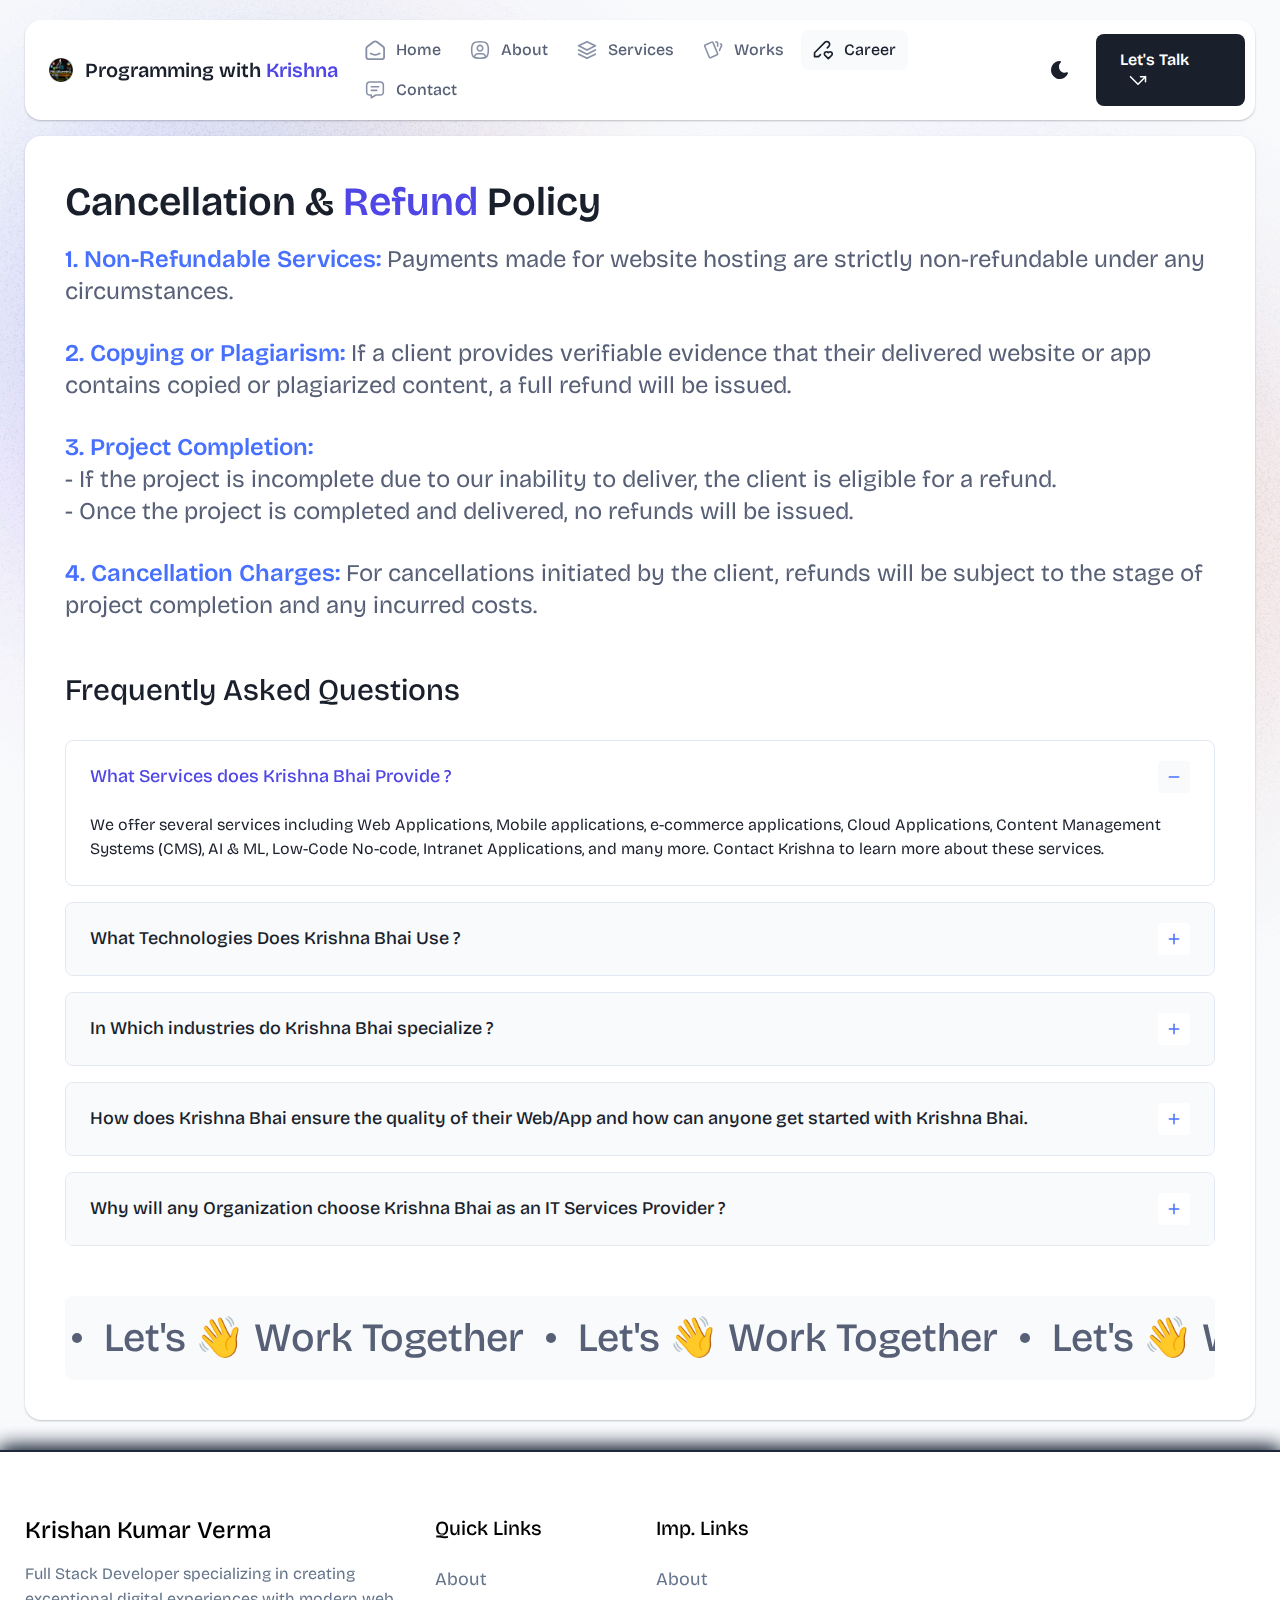
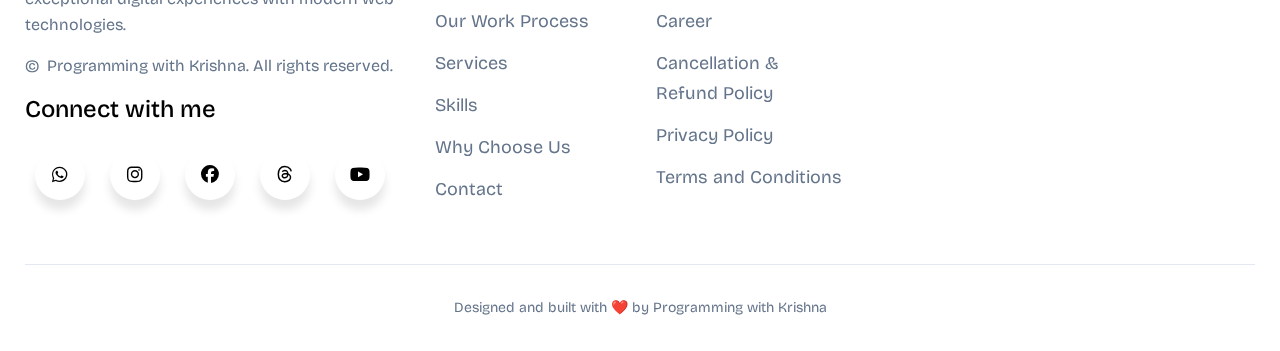
<file: Cancellation.html>
<!DOCTYPE html>
<html lang="en">
<head>
  <meta charset="UTF-8">
  <meta http-equiv="X-UA-Compatible" content="IE=edge">
  <title>Programming with krishna</title>
    <link rel="icon" type="image/x-icon" href="assets/img/logo.png">
  
  <meta name="viewport" content="width=device-width, initial-scale=1">

  <!-- CSS here -->
  <link rel="stylesheet" href="assets/css/bootstrap.min.css">
  <link rel="stylesheet" href="assets/fontawsome/css/all.min.css">
  <link rel="stylesheet" href="assets/fontawsome/css/fontawesome.min.css">
  <link rel="stylesheet" href="assets/css/slick.css">
  <link rel="stylesheet" href="assets/css/magnific-popup.css">
  <link rel="stylesheet" href="assets/css/style.css">
  <link rel="stylesheet" href="assets/css/responsive.css">
  <link rel="stylesheet" href="document/shapes.css">
  <link rel="stylesheet" href="document/style.css">
  <link rel="stylesheet" href="assets/css/2nd.css">
  <link rel="stylesheet" href="assets/css/my.css">
  
  <link rel="stylesheet" href="assets/css/social.css">
  <link rel="stylesheet" href="assets/com/com.css">
  <link rel="stylesheet" href="assets/css/suptitle/css/style.css">
  <link rel="stylesheet" href="https://cdnjs.cloudflare.com/ajax/libs/font-awesome/6.7.2/css/all.min.css">
  
</head>

<body class="self">
  <div id="page-content">
    <!-- header part start -->
    <header class="header-area myproperty1">     
      <nav class="navbar myproperty2">
        <div class="container">
          <div class="menu-container">
            <!-- ------------desktop---------- -->
            <div class="logo">
              <a class="navbar-brand me-0" href="index.html">
                <img src="assets/img/logo.png" alt="Programming with Krishna Logo" class="myproperty3"/>
                <span>Programming with <span class="primary">Krishna</span></span>
              </a>
            </div>
            <!-- ----------mobile------------ -->
            <div class="navbar-main d-flex flex-grow-1">
              <div class="logo inner-logo d-block d-xl-none">
                <a class="navbar-brand me-0" href="index.html">
                  <img src="assets/img/logo.png" alt="Programming with Krishna Logo" class="myproperty3"/>
                  <span><p class="myproperty4">Programming with </p><span class="primary">Krishna</span></span>
                </a>
              </div>
              <ul class="navbar-info mx-auto">
                <li class="nav-item">
                  <a class="nav-link" aria-current="page" href="index.html">
                    <svg class="nav-icon" viewBox="0 0 15 15" fill="none" xmlns="http://www.w3.org/2000/svg">
                      <path
                        d="M13.475 4.92481L9.03083 1.46814C8.64082 1.16473 8.1608 1 7.66667 1C7.17254 1 6.69251 1.16473 6.3025 1.46814L1.8575 4.92481C1.59037 5.13254 1.37424 5.39858 1.22563 5.7026C1.07701 6.00662 0.99984 6.34058 1 6.67897V12.679C1 13.121 1.17559 13.5449 1.48816 13.8575C1.80072 14.17 2.22464 14.3456 2.66667 14.3456H12.6667C13.1087 14.3456 13.5326 14.17 13.8452 13.8575C14.1577 13.5449 14.3333 13.121 14.3333 12.679V6.67897C14.3333 5.99314 14.0167 5.34564 13.475 4.92481Z"
                        stroke-width="1.4" stroke-linecap="round" stroke-linejoin="round" />
                      <path d="M10.9753 10.1665C9.13359 11.2773 6.14859 11.2773 4.30859 10.1665" stroke-width="1.4"
                        stroke-linecap="round" stroke-linejoin="round" />
                    </svg>

                    <span>Home</span>
                  </a>
                </li>
                <li class="nav-item">
                  <a class="nav-link" href="about.html">
                    <svg class="nav-icon" viewBox="0 0 18 18" fill="none" xmlns="http://www.w3.org/2000/svg">
                      <path
                        d="M9 9.8335C9.66304 9.8335 10.2989 9.5701 10.7678 9.10126C11.2366 8.63242 11.5 7.99654 11.5 7.3335C11.5 6.67045 11.2366 6.03457 10.7678 5.56573C10.2989 5.09689 9.66304 4.8335 9 4.8335C8.33696 4.8335 7.70107 5.09689 7.23223 5.56573C6.76339 6.03457 6.5 6.67045 6.5 7.3335C6.5 7.99654 6.76339 8.63242 7.23223 9.10126C7.70107 9.5701 8.33696 9.8335 9 9.8335Z"
                        stroke-width="1.4" stroke-linecap="round" stroke-linejoin="round" />
                      <path
                        d="M9 1.5C15 1.5 16.5 3 16.5 9C16.5 15 15 16.5 9 16.5C3 16.5 1.5 15 1.5 9C1.5 3 3 1.5 9 1.5Z"
                        stroke-width="1.4" stroke-linecap="round" stroke-linejoin="round" />
                      <path
                        d="M4 15.7085V15.6668C4 14.7828 4.35119 13.9349 4.97631 13.3098C5.60143 12.6847 6.44928 12.3335 7.33333 12.3335H10.6667C11.5507 12.3335 12.3986 12.6847 13.0237 13.3098C13.6488 13.9349 14 14.7828 14 15.6668V15.7085"
                        stroke-width="1.4" stroke-linecap="round" stroke-linejoin="round" />
                    </svg>
                    About
                  </a>
                </li>
                <li class="nav-item">
                  <a class="nav-link" href="services.html">
                    <svg class="nav-icon" viewBox="0 0 16 16" fill="none" xmlns="http://www.w3.org/2000/svg">
                      <path d="M7.99967 1.3335L1.33301 4.66683L7.99967 8.00016L14.6663 4.66683L7.99967 1.3335Z"
                        stroke-width="1.4" stroke-linecap="round" stroke-linejoin="round" />
                      <path d="M1.33301 8L7.99967 11.3333L14.6663 8" stroke-width="1.4" stroke-linecap="round"
                        stroke-linejoin="round" />
                      <path d="M1.33301 11.3335L7.99967 14.6668L14.6663 11.3335" stroke-width="1.4"
                        stroke-linecap="round" stroke-linejoin="round" />
                    </svg>
                    Services
                  </a>
                </li>
                <li class="nav-item">
                  <a class="nav-link" href="portfolio.html">
                    <svg class="nav-icon" viewBox="0 0 18 17" fill="none" xmlns="http://www.w3.org/2000/svg">
                      <path
                        d="M2.00326 3.99733L7.95159 1.40649C8.04974 1.36442 8.15533 1.34243 8.26212 1.34181C8.3689 1.34119 8.47473 1.36196 8.57337 1.40289C8.67201 1.44382 8.76145 1.50408 8.83642 1.58013C8.9114 1.65617 8.97039 1.74646 9.00992 1.84566L13.1133 11.764C13.1985 11.9651 13.2014 12.1917 13.1213 12.3949C13.0412 12.5982 12.8845 12.7618 12.6849 12.8507L6.73742 15.4415C6.63922 15.4837 6.53356 15.5058 6.42668 15.5065C6.3198 15.5072 6.21387 15.4864 6.11514 15.4455C6.0164 15.4046 5.92688 15.3442 5.85184 15.2681C5.7768 15.192 5.71778 15.1016 5.67826 15.0023L1.57492 5.08316C1.48963 4.88204 1.48673 4.65546 1.56684 4.45222C1.64696 4.24898 1.80367 4.08616 2.00326 3.99733Z"
                        stroke-width="1.4" stroke-linecap="round" stroke-linejoin="round" />
                      <path
                        d="M11.5 1.3335H12.3333C12.5543 1.3335 12.7663 1.42129 12.9226 1.57757C13.0789 1.73385 13.1667 1.94582 13.1667 2.16683V5.0835"
                        stroke-width="1.4" stroke-linecap="round" stroke-linejoin="round" />
                      <path
                        d="M15.6663 3C15.8863 3.09333 16.0997 3.18083 16.3063 3.2625C16.5098 3.34882 16.6706 3.51241 16.7534 3.71729C16.8362 3.92217 16.8343 4.15155 16.748 4.355L14.833 8.83334"
                        stroke-width="1.4" stroke-linecap="round" stroke-linejoin="round" />
                    </svg>
                    Works
                  </a>
                </li>
                <li class="nav-item">
                  <a class="nav-link active" href="blog.html">
                    <svg class="nav-icon" viewBox="0 0 17 16" fill="none" xmlns="http://www.w3.org/2000/svg">
                      <path
                        d="M12.1663 6.16676L13.4163 4.91676C13.6352 4.69789 13.8088 4.43805 13.9273 4.15208C14.0457 3.86612 14.1067 3.55962 14.1067 3.25009C14.1067 2.94056 14.0457 2.63406 13.9273 2.3481C13.8088 2.06213 13.6352 1.80229 13.4163 1.58342C13.1975 1.36455 12.9376 1.19094 12.6517 1.07248C12.3657 0.954033 12.0592 0.893066 11.7497 0.893066C11.4401 0.893066 11.1336 0.954033 10.8477 1.07248C10.5617 1.19094 10.3019 1.36455 10.083 1.58342L1.33301 10.3334V13.6668H4.66634L6.33301 12.0001"
                        stroke-width="1.4" stroke-linecap="round" stroke-linejoin="round" />
                      <path
                        d="M13.0004 15.3335L15.7921 12.5968C15.9633 12.4307 16.0995 12.232 16.1926 12.0124C16.2857 11.7927 16.3339 11.5567 16.3343 11.3181C16.3347 11.0796 16.2873 10.8434 16.1948 10.6235C16.1024 10.4035 15.9669 10.2044 15.7963 10.0377C15.448 9.69712 14.9806 9.50602 14.4935 9.50509C14.0065 9.50415 13.5383 9.69346 13.1888 10.0327L13.0021 10.216L12.8163 10.0327C12.4681 9.69237 12.0008 9.50143 11.5139 9.50049C11.0271 9.49956 10.5591 9.68871 10.2096 10.0277C10.0383 10.1937 9.9021 10.3924 9.80891 10.612C9.71572 10.8316 9.66746 11.0677 9.667 11.3062C9.66653 11.5447 9.71386 11.781 9.80619 12.0009C9.89853 12.2209 10.034 12.4201 10.2046 12.5868L13.0004 15.3335Z"
                        stroke-width="1.4" stroke-linecap="round" stroke-linejoin="round" />
                    </svg>
                    Career
                  </a>
                </li>
                <li class="nav-item">
                  <a class="nav-link" href="contact.html">
                    <svg class="nav-icon" viewBox="0 0 18 17" fill="none" xmlns="http://www.w3.org/2000/svg">
                      <path d="M5.66699 5.5H12.3337" stroke-width="1.4" stroke-linecap="round"
                        stroke-linejoin="round" />
                      <path d="M5.66699 8.8335H10.667" stroke-width="1.4" stroke-linecap="round"
                        stroke-linejoin="round" />
                      <path
                        d="M14 1.3335C14.663 1.3335 15.2989 1.59689 15.7678 2.06573C16.2366 2.53457 16.5 3.17045 16.5 3.8335V10.5002C16.5 11.1632 16.2366 11.7991 15.7678 12.2679C15.2989 12.7368 14.663 13.0002 14 13.0002H9.83333L5.66667 15.5002V13.0002H4C3.33696 13.0002 2.70107 12.7368 2.23223 12.2679C1.76339 11.7991 1.5 11.1632 1.5 10.5002V3.8335C1.5 3.17045 1.76339 2.53457 2.23223 2.06573C2.70107 1.59689 3.33696 1.3335 4 1.3335H14Z"
                        stroke-width="1.4" stroke-linecap="round" stroke-linejoin="round" />
                    </svg>
                    Contact
                  </a>
                </li>
              </ul>
              <div class="header-right-info d-flex align-items-center " >
                <button class="theme-control-btn">
                  <span class="dark">
                    <svg width="24" height="24" viewBox="0 0 24 24" fill="none" xmlns="http://www.w3.org/2000/svg">
                      <path
                        d="M11.8005 3C10.207 3.0003 8.64356 3.44286 7.27683 4.28049C5.91011 5.11811 4.79139 6.31937 4.04002 7.75612C3.28865 9.19288 2.93281 10.8112 3.01046 12.4386C3.08811 14.0659 3.59633 15.6411 4.48091 16.9963C5.3655 18.3514 6.59326 19.4356 8.03324 20.1333C9.47322 20.8309 11.0714 21.1157 12.6573 20.9574C14.2432 20.7991 15.7573 20.2036 17.0381 19.2344C18.319 18.2652 19.3185 16.9587 19.9301 15.4542C20.2302 14.7162 19.5111 13.9746 18.7875 14.2752C17.5475 14.7888 16.1706 14.8418 14.8963 14.425C13.622 14.0082 12.5308 13.1479 11.8126 11.9937C11.0943 10.8396 10.7943 9.4645 10.9648 8.10764C11.1353 6.75077 11.7655 5.49792 12.7458 4.5669L12.8136 4.4949C13.2986 3.9279 12.913 3.0072 12.1464 3.0072H11.9122L11.8524 3.0018L11.7996 3H11.8005Z"
                        fill="#1A1F2C" />
                    </svg>
                    <small class="theme-text d-block d-xl-none">Change appearance</small>
                  </span>
                  <span class="light">
                    <svg width="24" height="24" viewBox="0 0 24 24" fill="none" xmlns="http://www.w3.org/2000/svg">
                      <path
                        d="M12 19C12.2449 19 12.4813 19.09 12.6644 19.2527C12.8474 19.4155 12.9643 19.6397 12.993 19.883L13 20V21C12.9997 21.2549 12.9021 21.5 12.7272 21.6854C12.5522 21.8707 12.313 21.9822 12.0586 21.9972C11.8042 22.0121 11.5536 21.9293 11.3582 21.7657C11.1627 21.6021 11.0371 21.3701 11.007 21.117L11 21V20C11 19.7348 11.1054 19.4804 11.2929 19.2929C11.4804 19.1054 11.7348 19 12 19Z"
                        fill="#FD7E41" />
                      <path
                        d="M18.3127 16.9099L18.4067 16.9929L19.1067 17.6929C19.2861 17.8729 19.3902 18.1144 19.398 18.3683C19.4057 18.6223 19.3165 18.8697 19.1485 19.0602C18.9804 19.2508 18.7462 19.3702 18.4933 19.3943C18.2403 19.4184 17.9877 19.3454 17.7867 19.1899L17.6927 19.1069L16.9927 18.4069C16.8202 18.2347 16.7165 18.0053 16.7012 17.7619C16.6859 17.5186 16.76 17.278 16.9097 17.0855C17.0593 16.893 17.2741 16.7618 17.5137 16.7166C17.7533 16.6713 18.0012 16.7152 18.2107 16.8399L18.3127 16.9099Z"
                        fill="#FD7E41" />
                      <path
                        d="M7.00747 16.993C7.17965 17.1652 7.28308 17.3943 7.29836 17.6373C7.31364 17.8803 7.23972 18.1206 7.09047 18.313L7.00747 18.407L6.30747 19.107C6.12751 19.2863 5.88604 19.3905 5.63209 19.3982C5.37814 19.406 5.13076 19.3168 4.94019 19.1487C4.74963 18.9807 4.63017 18.7464 4.60607 18.4935C4.58198 18.2406 4.65506 17.988 4.81047 17.787L4.89347 17.693L5.59347 16.993C5.781 16.8055 6.03531 16.7002 6.30047 16.7002C6.56563 16.7002 6.81994 16.8055 7.00747 16.993Z"
                        fill="#FD7E41" />
                      <path
                        d="M3.99987 11C4.25475 11.0003 4.4999 11.0979 4.68524 11.2728C4.87057 11.4478 4.9821 11.687 4.99704 11.9414C5.01198 12.1958 4.92919 12.4464 4.7656 12.6418C4.60201 12.8373 4.36996 12.9629 4.11687 12.993L3.99987 13H2.99987C2.74499 12.9997 2.49984 12.9021 2.3145 12.7272C2.12916 12.5522 2.01763 12.313 2.0027 12.0586C1.98776 11.8042 2.07054 11.5536 2.23413 11.3582C2.39772 11.1627 2.62977 11.0371 2.88287 11.007L2.99987 11H3.99987Z"
                        fill="#FD7E41" />
                      <path
                        d="M20.9999 11C21.2547 11.0003 21.4999 11.0979 21.6852 11.2728C21.8706 11.4478 21.9821 11.687 21.997 11.9414C22.012 12.1958 21.9292 12.4464 21.7656 12.6418C21.602 12.8373 21.37 12.9629 21.1169 12.993L20.9999 13H19.9999C19.745 12.9997 19.4998 12.9021 19.3145 12.7272C19.1292 12.5522 19.0176 12.313 19.0027 12.0586C18.9878 11.8042 19.0705 11.5536 19.2341 11.3582C19.3977 11.1627 19.6298 11.0371 19.8829 11.007L19.9999 11H20.9999Z"
                        fill="#FD7E41" />
                      <path
                        d="M6.21264 4.80985L6.30664 4.89285L7.00664 5.59285C7.18599 5.77281 7.29011 6.01429 7.29787 6.26824C7.30562 6.52219 7.21642 6.76957 7.04839 6.96013C6.88036 7.1507 6.64609 7.27016 6.39316 7.29425C6.14024 7.31834 5.88763 7.24526 5.68664 7.08985L5.59264 7.00685L4.89264 6.30685C4.72073 6.13453 4.61757 5.90543 4.6025 5.66248C4.58744 5.41954 4.6615 5.17945 4.8108 4.98721C4.9601 4.79497 5.1744 4.66378 5.41351 4.61824C5.65262 4.57271 5.90013 4.61594 6.10964 4.73985L6.21264 4.80985Z"
                        fill="#FD7E41" />
                      <path
                        d="M19.1071 4.89288C19.2793 5.06508 19.3827 5.29418 19.398 5.5372C19.4132 5.78023 19.3393 6.02048 19.1901 6.21288L19.1071 6.30688L18.4071 7.00688C18.2271 7.18623 17.9856 7.29036 17.7317 7.29811C17.4777 7.30587 17.2304 7.21667 17.0398 7.04864C16.8492 6.8806 16.7298 6.64633 16.7057 6.39341C16.6816 6.14049 16.7547 5.88788 16.9101 5.68688L16.9931 5.59288L17.6931 4.89288C17.8806 4.70541 18.1349 4.6001 18.4001 4.6001C18.6652 4.6001 18.9196 4.70541 19.1071 4.89288Z"
                        fill="#FD7E41" />
                      <path
                        d="M12 2C12.2449 2.00003 12.4813 2.08996 12.6644 2.25272C12.8474 2.41547 12.9643 2.63975 12.993 2.883L13 3V4C12.9997 4.25488 12.9021 4.50003 12.7272 4.68537C12.5522 4.8707 12.313 4.98223 12.0586 4.99717C11.8042 5.01211 11.5536 4.92933 11.3582 4.76573C11.1627 4.60214 11.0371 4.3701 11.007 4.117L11 4V3C11 2.73478 11.1054 2.48043 11.2929 2.29289C11.4804 2.10536 11.7348 2 12 2Z"
                        fill="#FD7E41" />
                      <path
                        d="M12 7C12.9797 6.99994 13.9378 7.28769 14.7553 7.8275C15.5729 8.36731 16.2138 9.1354 16.5986 10.0364C16.9833 10.9373 17.0949 11.9315 16.9195 12.8953C16.7441 13.8592 16.2893 14.7502 15.6118 15.4579C14.9343 16.1655 14.0638 16.6585 13.1085 16.8756C12.1532 17.0928 11.1552 17.0245 10.2383 16.6793C9.3215 16.334 8.52629 15.7271 7.95146 14.9338C7.37663 14.1405 7.04752 13.1958 7.005 12.217L7 12L7.005 11.783C7.06092 10.4958 7.61161 9.27978 8.54222 8.38866C9.47284 7.49754 10.7115 7.00007 12 7Z"
                        fill="#FD7E41" />
                    </svg>
                    <small class="theme-text d-block d-xl-none">Change appearance</small>
                  </span>
                </button>
                <a href="contact.html" class="lets-talk-btn">
                  Let's Talk
                  <svg class="icon" width="20" height="20" viewBox="0 0 20 20" fill="none"
                    xmlns="http://www.w3.org/2000/svg">
                    <path d="M17.5 11.6665V6.6665H12.5" stroke="white" stroke-width="1.5" stroke-linecap="round"
                      stroke-linejoin="round" />
                    <path d="M17.5 6.6665L10 14.1665L2.5 6.6665" stroke="white" stroke-width="1.5" stroke-linecap="round"
                      stroke-linejoin="round" />
                  </svg>
                </a>
              </div>
            </div>
            <div class="mobile-menu-overlay d-block d-lg-none"></div>
            <div class="mobile-menu-control-bar d-block d-xl-none">
              <button class="mobile-menu-control-bar">
                <i class="fas fa-bars"></i>
              </button>
            </div>
          </div>
        </div>
      </nav>
    </header>
    <!-- header part end -->

     <!-- main area part start -->
     <main>

      <section class="content-box-area myproperty6">
        <div class="container">
          <div class="">
            <!-- -----------service ------- -->
            <div class="">
              <div class="card content-box-card">
                <div class="card-body">
                  <div class="top-info">
                    <div class="text">
                      <h1 class="main-title">Cancellation & <span>Refund </span> Policy</h1>
                      <p><b><span class="canceltext">1. Non-Refundable Services:</span></b> Payments made for website hosting are strictly non-refundable under any circumstances.
                      </p> <br/>

                      <p><b><span class="canceltext">2. Copying or Plagiarism:</span></b> If a client provides verifiable evidence that their delivered website or app contains copied or plagiarized content, a full refund will be issued.
                      </p> <br/>

                      <p><b><span class="canceltext">3. Project Completion: </span></b> <br/>
                        - If the project is incomplete due to our inability to deliver, the client is eligible for a refund. <br/>
                        - Once the project is completed and delivered, no refunds will be issued.
                      </p> <br/>

                      <p><b><span class="canceltext">4. Cancellation Charges:</span></b>  For cancellations initiated by the client, refunds will be subject to the stage of project completion and any incurred costs.
                      </p>

                    </div>
                  </div>
                  

                  <!-- ----------services end--------- -->
                  <!-- <div class="client-feedback">
                    <h2 class="main-common-title">What our Clients Say
                    </h2>
                    <div class="row client-feedback-slider">
                      <div class="col-lg-6">
                        <div class="feedback-item">
                          <div class="feedback-top-info">
                            <div class="rating">
                              <i class="fas fa-star"></i>
                              <i class="fas fa-star"></i>
                              <i class="fas fa-star"></i>
                              <i class="fas fa-star"></i>
                              <i class="fas fa-star"></i>
                            </div>
                            <div class="website">
                               ---------link------ -->
                              <!-- <a href="#">Framer.com
                                <svg class="arrow-up" width="14" height="15" viewBox="0 0 14 15" fill="none"
                                  xmlns="http://www.w3.org/2000/svg">
                                  <path d="M9.91634 4.5835L4.08301 10.4168" stroke-linecap="round"
                                    stroke-linejoin="round" />
                                  <path d="M4.66699 4.5835H9.91699V9.8335" stroke-linecap="round"
                                    stroke-linejoin="round" />
                                </svg>
                              </a> -->
                            <!-- </div>
                          </div>
                          <div class="details">
                            <p>
                              "We've been together with Programming with krishna for over a year now, and I must say, it's been a game-changer
                                for us. The user interface is intuitive and the feature is awesome.
                            </p>
                          </div>
                          <div class="designation">
                            <p><span>Amit Yadav</span> - College principal</p>
                          </div>
                        </div>
                      </div>
                      <div class="col-lg-6">
                        <div class="feedback-item">
                          <div class="feedback-top-info">
                            <div class="rating">
                              <i class="fas fa-star"></i>
                              <i class="fas fa-star"></i>
                              <i class="fas fa-star"></i>
                              <i class="fas fa-star"></i>
                              <i class="fas fa-star"></i>
                            </div>
                            <div class="website">
                              <a href="#">Framer.com
                                <svg class="arrow-up" width="14" height="15" viewBox="0 0 14 15" fill="none"
                                  xmlns="http://www.w3.org/2000/svg">
                                  <path d="M9.91634 4.5835L4.08301 10.4168" stroke-linecap="round"
                                    stroke-linejoin="round" />
                                  <path d="M4.66699 4.5835H9.91699V9.8335" stroke-linecap="round"
                                    stroke-linejoin="round" />
                                </svg>
                              </a>
                            </div>
                          </div>
                          <div class="details">
                            <p>
                              "We've been using BentoFolio for over a year now, and I must say, it's been a game-changer
                              for us. The user interface is intuitive and the feature.
                            </p>
                          </div>
                          <div class="designation">
                            <p><span>Oliver Clain</span> - Product Designer</p>
                          </div>
                        </div>
                      </div>
                      <div class="col-lg-6">
                        <div class="feedback-item">
                          <div class="feedback-top-info">
                            <div class="rating">
                              <i class="fas fa-star"></i>
                              <i class="fas fa-star"></i>
                              <i class="fas fa-star"></i>
                              <i class="fas fa-star"></i>
                              <i class="fas fa-star"></i>
                            </div>
                            <div class="website">
                              <a href="#">Framer.com
                                <svg class="arrow-up" width="14" height="15" viewBox="0 0 14 15" fill="none"
                                  xmlns="http://www.w3.org/2000/svg">
                                  <path d="M9.91634 4.5835L4.08301 10.4168" stroke-linecap="round"
                                    stroke-linejoin="round" />
                                  <path d="M4.66699 4.5835H9.91699V9.8335" stroke-linecap="round"
                                    stroke-linejoin="round" />
                                </svg>
                              </a>
                            </div>
                          </div>
                          <div class="details">
                            <p>
                              "We've been using BentoFolio for over a year now, and I must say, it's been a game-changer
                              for us. The user interface is intuitive and the feature.
                            </p>
                          </div>
                          <div class="designation">
                            <p><span>Oliver Clain</span> - Product Designer</p>
                          </div>
                        </div>
                      </div>
                    </div>
                  </div> -->
                  <!-- -----------Asked Questions--------- -->
                   <div class="frequently-asked-questions">
                    <h2 class="main-common-title">Frequently Asked Questions
                    </h2>
                    <div class="frequently-asked-questions-main">
                      <div class="accordion" id="accordionExample">
                        <div class="accordion-item">
                          <h4 class="accordion-header" id="headingOne">
                            <button class="accordion-button" type="button" data-bs-toggle="collapse"
                              data-bs-target="#collapseOne" aria-expanded="true" aria-controls="collapseOne">
                              What Services does Krishna Bhai Provide ?
                              <span class="ms-auto">
                                <span class="icon ms-4">
                                  <img class="icon-plus" src="assets/img/icons/plus.svg" alt="plus">
                                  <img class="icon-minus d-none" src="assets/img/icons/minus.svg" alt="minus">
                                </span>
                              </span>
                            </button>
                          </h4>
                          <div id="collapseOne" class="accordion-collapse collapse show" aria-labelledby="headingOne"
                            data-bs-parent="#accordionExample">
                            <div class="accordion-body">
                              <p>We offer several services including Web Applications, Mobile applications, e-commerce applications, Cloud Applications, Content Management Systems (CMS), AI & ML, Low-Code No-code, Intranet Applications, and many more. Contact Krishna to learn more about these services.</p>
                            </div>
                          </div>
                        </div>
                        <div class="accordion-item">
                          <h4 class="accordion-header" id="headingTwoUnique">
                            <button class="accordion-button collapsed" type="button" data-bs-toggle="collapse"
                              data-bs-target="#collapseTwoUnique" aria-expanded="false" aria-controls="collapseTwoUnique">
                              What Technologies Does Krishna Bhai Use ?
                              <span class="ms-auto">
                                <span class="icon ms-4">
                                  <img class="icon-plus" src="assets/img/icons/plus.svg" alt="plus">
                                  <img class="icon-minus d-none" src="assets/img/icons/minus.svg" alt="minus">
                                </span>
                              </span>
                            </button>
                          </h4>
                          <div id="collapseTwoUnique" class="accordion-collapse collapse " aria-labelledby="headingTwoUnique"
                            data-bs-parent="#accordionExample">
                            <div class="accordion-body">
                              <p>We offer a wide range of technologies and advanced technologies which include HTML, CSS, JavaScript, Python, PHP, Java, Node.js, Angular, React, and many more. These type next-gen technologies are our main focus.</p>
                            </div>
                          </div>
                        </div>
                        <div class="accordion-item">
                          <h4 class="accordion-header" id="headingThree">
                            <button class="accordion-button collapsed" type="button" data-bs-toggle="collapse"
                              data-bs-target="#collapseThree" aria-expanded="false" aria-controls="collapseThree">
                              In Which industries do Krishna Bhai specialize ?
                              <span class="ms-auto">
                                <span class="icon ms-4">
                                  <img class="icon-plus" src="assets/img/icons/plus.svg" alt="plus">
                                  <img class="icon-minus d-none" src="assets/img/icons/minus.svg" alt="minus">
                                </span>
                              </span>
                            </button>
                          </h4>
                          <div id="collapseThree" class="accordion-collapse collapse" aria-labelledby="headingThree"
                            data-bs-parent="#accordionExample">
                            <div class="accordion-body">
                              <p>We have experience in various industries including Insurance, Manufacturing, Healthcare, Automobile, Education, Retail, and Business services and we have developed projects for the same improving feedback processing, decision-making, and streamlining internal processes. For more information kindly contact Krishna ji.</p>
                            </div>
                          </div>
                        </div>
                        <div class="accordion-item">
                          <h4 class="accordion-header" id="headingFour">
                            <button class="accordion-button collapsed" type="button" data-bs-toggle="collapse"
                              data-bs-target="#collapseFour" aria-expanded="false" aria-controls="collapseFour">
                              How does Krishna Bhai ensure the quality of their Web/App and how can anyone get started with Krishna Bhai.
                              <span class="ms-auto">
                                <span class="icon ms-4">
                                  <img class="icon-plus" src="assets/img/icons/plus.svg" alt="plus">
                                  <img class="icon-minus d-none" src="assets/img/icons/minus.svg" alt="minus">
                                </span>
                              </span>
                            </button>
                          </h4>
                          <div id="collapseFour" class="accordion-collapse collapse" aria-labelledby="headingFour"
                            data-bs-parent="#accordionExample">
                            <div class="accordion-body">
                              <p>Krishna Bhai ensures quality through testing, monitoring of activities, and coordination with clients regarding website updates. You can contact Krishna through the Call, Text, or Mail and discuss your requirements.</p>
                            </div>
                          </div>
                        </div>
                        <div class="accordion-item">
                          <h4 class="accordion-header" id="headingFive">
                            <button class="accordion-button collapsed" type="button" data-bs-toggle="collapse"
                              data-bs-target="#collapseFive" aria-expanded="false" aria-controls="collapseFive">
                              Why will any Organization choose Krishna Bhai as an IT Services Provider ?
                              <span class="ms-auto">
                                <span class="icon ms-4">
                                  <img class="icon-plus" src="assets/img/icons/plus.svg" alt="plus">
                                  <img class="icon-minus d-none" src="assets/img/icons/minus.svg" alt="minus">
                                </span>
                              </span>
                            </button>
                          </h4>
                          <div id="collapseFive" class="accordion-collapse collapse" aria-labelledby="headingFive"
                            data-bs-parent="#accordionExample">
                            <div class="accordion-body">
                              <p>As we offer a business-centric approach and quantitative benefits, we assign dedicated project managers, and measurable improvements to roll out robust, scalable, and secure websites, that are user-friendly and have a great UI / UX.</p>
                            </div>
                          </div>
                        </div>
                      </div>
                    </div>
                  </div>
                  
                  <div class="work-together-slider">
                    <div class="slider-main d-flex gap-4 align-items-center">
                      <div class="slider-item">
                        <a href="contact.html">Let's 👋 Work Together</a>
                        <a href="contact.html">Let's 👋 Work Together</a>
                      </div>
                      <div class="slider-item">
                        <a href="contact.html">Let's 👋 Work Together</a>
                        <a href="contact.html">Let's 👋 Work Together</a>
                      </div>
                    </div>
                  </div>
                </div>
              </div>
            </div>
          </div>
        </div>
      </section>

      <!-- background shape area start -->
      <div class="background-shapes">
        <div class="shape-1 common-shape">
          <img src="assets/img/bg/banner-shape-1.png" alt="banner-shape-1">
        </div>
        <div class="shape-2 common-shape">
          <img src="assets/img/bg/banner-shape-1.png" alt="banner-shape-1">
        </div>
        <div class="threed-shape-1 move-with-cursor" data-value="1">
          <img src="assets/img/bg/object-3d-1.png" alt="object-3d-1">
        </div>
        <div class="threed-shape-2 move-with-cursor" data-value="1">
          <img src="assets/img/bg/object-3d-2.png" alt="object-3d-2">
        </div>
      </div>
      <!-- background shape area end -->
    </main>
    <!-- main area part end -->

     <!-- Footer -->
     <footer class="footer footerbg" style="margin-top: 30px;">
      <div class="container">
          <div class="footer-grid">
         <div class="footer-about">
             <h3 class="footertext text-[black]">Krishan Kumar Verma</h3>
             <p>
            Full Stack Developer specializing in creating exceptional digital experiences with modern web technologies.
             </p>
             <p class="copyright">
            © <span id="current-year"></span> Programming with Krishna. All rights reserved.
             </p>
             <div class="social-links">
               <h4 class="text-[black] contactsocial">Connect with me</h4>
              
                 
                   <ul class="wrapper">
                     <a href="https://wa.me/919670158347">
                     <li class="icon whatsapp">
                       <span class="tooltip">Whatsapp</span>
                       <span><i class="fa-brands fa-whatsapp"></i></span>
                     </li>
                   </a>
                   </ul>
                 
                 
                   <ul class="wrapper">
                     <a href="https://www.instagram.com/programmingwith_krishna?igsh=dnVwa2JpdnpuZ25n">
                     <li class="icon instagram">
                       <span class="tooltip">Instagram</span>
                       <span><i class="fa-brands fa-instagram"></i></span>
                     </li>
                   </a>
                   </ul>
                 
                 
                   <ul class="wrapper">
                     <a href="https://www.facebook.com/share/1AKQW6g6fd/">
                     <li class="icon facebook">
                       <span class="tooltip">Facebook</span>
                       <span><i class="fa-brands fa-facebook"></i></span>
                     </li>
                   </a>
                   </ul>
                 
                   <ul class="wrapper">
                     <a href="https://www.threads.net/@programmingwith_krishna">
                     <li class="icon threads">
                       <span class="tooltip">Threads</span>
                       <span><i class="fa-brands fa-threads"></i></span>
                     </li>
                   </a>
                   </ul>
                 
                   <ul class="wrapper">
                     <a href="https://youtube.com/@programmingwith_krishna?si=GHwfmB6_pZNTZZ_d?sub_confirmation=1">
                     <li class="icon youtube">
                       <span class="tooltip">Youtube</span>
                       <span><i class="fa-brands fa-youtube"></i></span>
                     </li>
                   </a>
                   </ul>
             
           </div>
         </div>
         <div class="footer-links">
             <h3 class="footertext text-[black]">Quick Links</h3>
             <ul>
            <li><a href="#about">About</a></li>
            <li><a href="#ourworkprocess">Our Work Process</a></li>
            <li><a href="#services">Services</a></li>
            <li><a href="#skills">Skills</a></li>
            <li><a href="#whychooseus">Why Choose Us</a></li>
            <li><a href="#contact">Contact</a></li>
             </ul>
         </div>
         <div class="footer-links">
             <h3 class="footertext text-[black]">Imp. Links</h3>
             <ul>
              <li><a href="about.html">About</a></li>
              <li><a href="blog.html">Career</a></li>
              <li><a href="Cancellation.html">Cancellation & Refund Policy</a></li>
              <li><a href="Privacy.html">Privacy Policy</a></li>
              <li><a href="terms&conditions.html">Terms and Conditions</a></li>
             </ul>
         </div>
          </div>
          <div class="footer-bottom mx-auto">
           <a href="index.html" class="mx-auto">
         <p>Designed and built with ❤️ by Programming with Krishna</p>
       </a>
       </div>
      </div>
   </footer>
   <a href="#" class="scrollup" style="background: black;"><i class="fas fa-chevron-up text-[black]"></i></a>
  </div>

</body>
<script src="assets/js/vendor/jquery-3.6.0.min.js"></script>
<script src="assets/js/bootstrap.bundle.min.js"></script>
<script src="assets/js/jquery.magnific-popup.min.js"></script>
<script src="assets/js/ajax-form.js"></script>
<script src="assets/js/clipboard.min.js"></script>
<script src="assets/js/slick.min.js"></script>
<script src="assets/js/script.js"></script>
<script src="assets/js/cards/cards.js"></script>
<script src="assets/js/animation/app.js" ></script>
<script src="assets/js/animation/gallery-init.js"></script>
<script src="assets/js/my.js"></script>
</html>
</file>
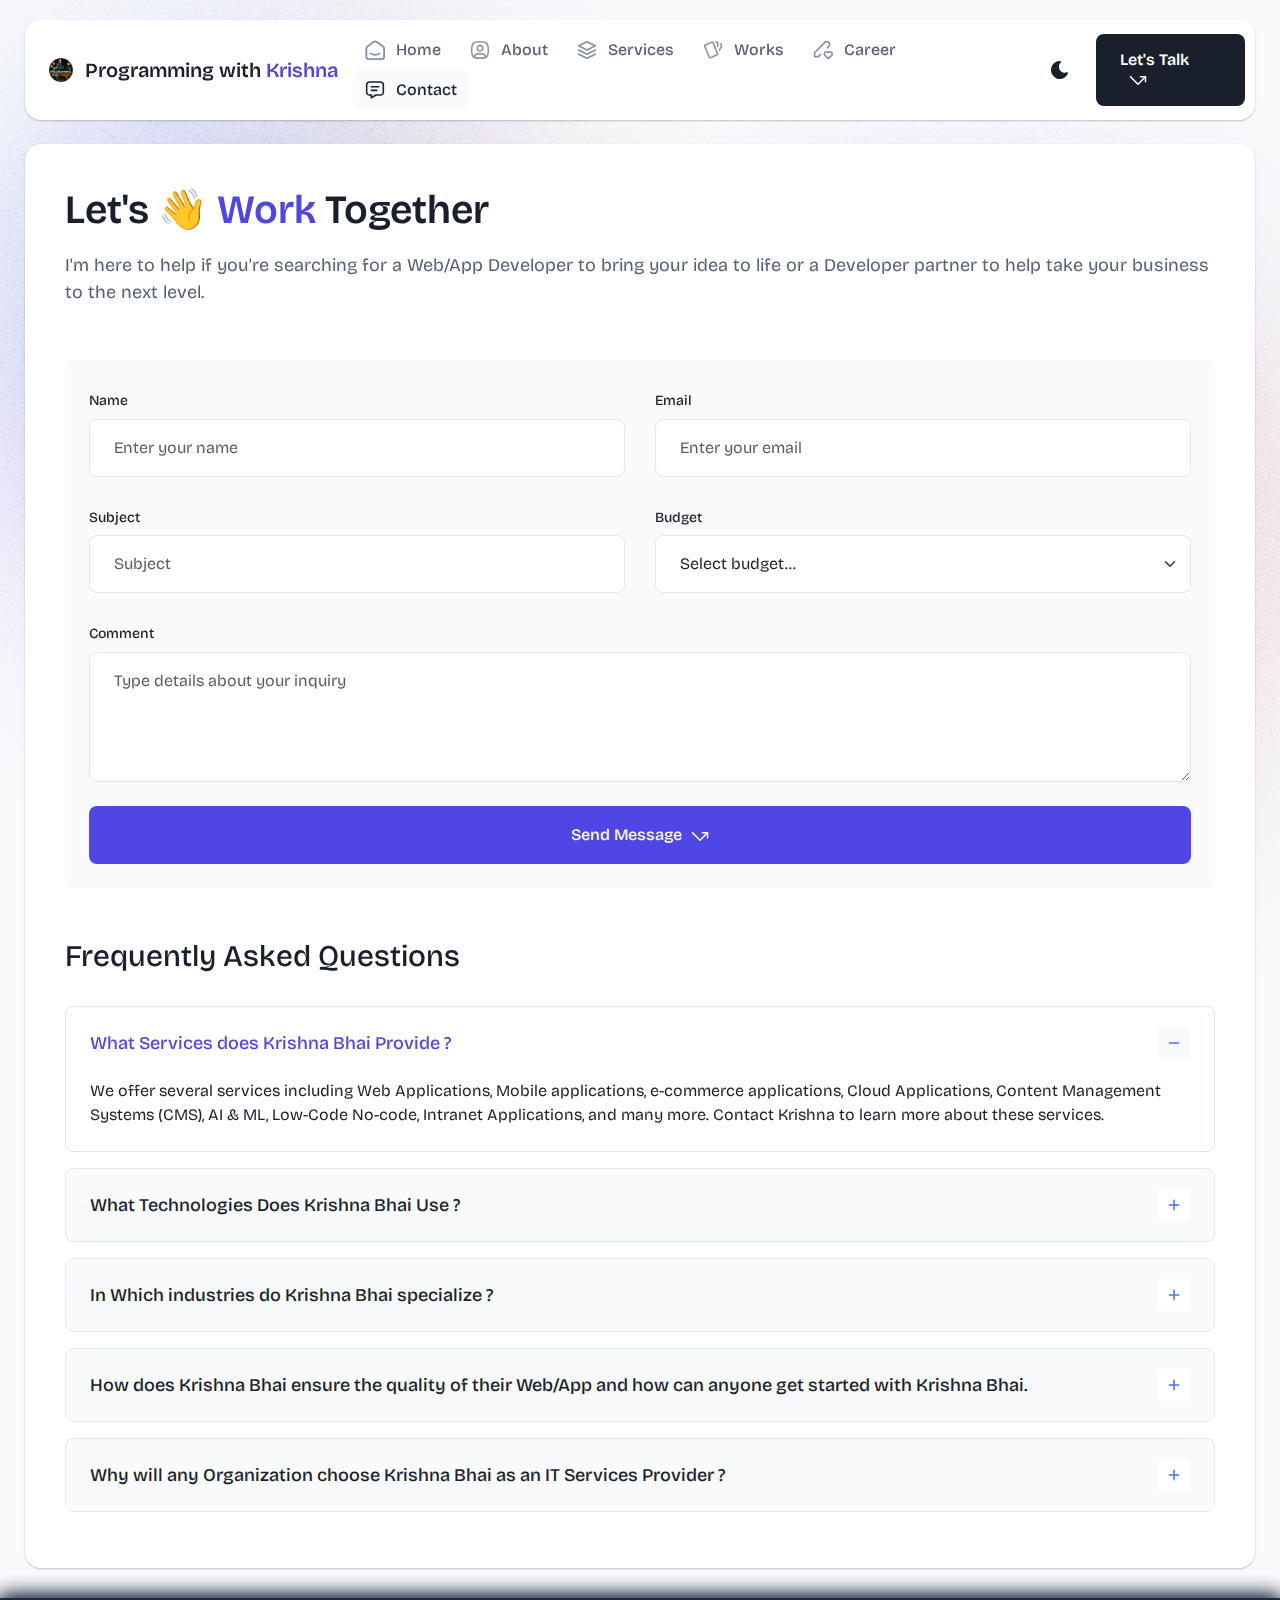
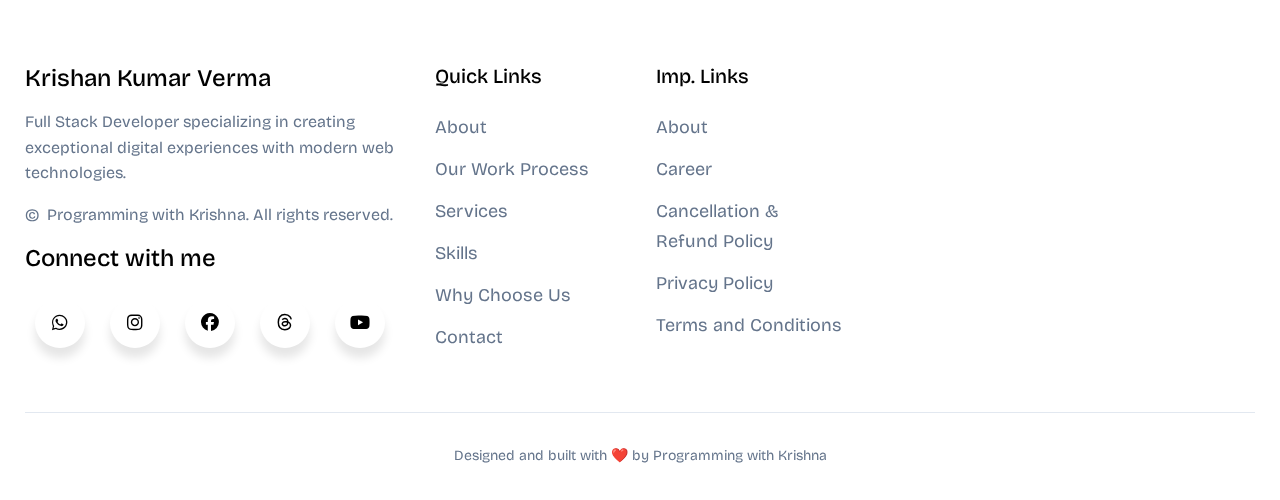
<file: contact.html>
<!DOCTYPE html>
<html lang="en">

<head>
  <meta charset="UTF-8">
  <meta http-equiv="X-UA-Compatible" content="IE=edge">
  <title>Programming with krishna</title>
    <link rel="icon" type="image/x-icon" href="assets/img/logo.png">
  
  <meta name="viewport" content="width=device-width, initial-scale=1">

  <!-- CSS here -->
  <link rel="stylesheet" href="assets/css/bootstrap.min.css">
  <link rel="stylesheet" href="assets/fontawsome/css/all.min.css">
  <link rel="stylesheet" href="assets/fontawsome/css/fontawesome.min.css">
  <link rel="stylesheet" href="assets/css/slick.css">
  <link rel="stylesheet" href="assets/css/magnific-popup.css">
  <link rel="stylesheet" href="assets/css/style.css">
  <link rel="stylesheet" href="assets/css/responsive.css">
  <link rel="stylesheet" href="document/shapes.css">
  <link rel="stylesheet" href="document/style.css">
  <link rel="stylesheet" href="assets/css/2nd.css">
  <link rel="stylesheet" href="assets/css/my.css">
  
  <link rel="stylesheet" href="assets/css/social.css">
  <link rel="stylesheet" href="assets/com/com.css">
  <link rel="stylesheet" href="assets/css/suptitle/css/style.css">
  <link rel="stylesheet" href="https://cdnjs.cloudflare.com/ajax/libs/font-awesome/6.7.2/css/all.min.css">

<body class="self">
  <div id="page-content">
    <!-- header part start -->
    <header class="header-area myproperty1">     
      <nav class="navbar myproperty2">
        <div class="container">
          <div class="menu-container">
            <!-- ------------desktop---------- -->
            <div class="logo">
              <a class="navbar-brand me-0" href="index.html">
                <img src="assets/img/logo.png" alt="Programming with Krishna Logo" class="myproperty3"/>
                <span>Programming with <span class="primary">Krishna</span></span>
              </a>
            </div>
            <!-- ----------mobile------------ -->
            <div class="navbar-main d-flex flex-grow-1">
              <div class="logo inner-logo d-block d-xl-none">
                <a class="navbar-brand me-0" href="index.html">
                  <img src="assets/img/logo.png" alt="Programming with Krishna Logo" class="myproperty3"/>
                  <span><p class="myproperty4">Programming with </p><span class="primary">Krishna</span></span>
                </a>
              </div>
              <ul class="navbar-info mx-auto">
                <li class="nav-item">
                  <a class="nav-link" aria-current="page" href="index.html">
                    <svg class="nav-icon" viewBox="0 0 15 15" fill="none" xmlns="http://www.w3.org/2000/svg">
                      <path
                        d="M13.475 4.92481L9.03083 1.46814C8.64082 1.16473 8.1608 1 7.66667 1C7.17254 1 6.69251 1.16473 6.3025 1.46814L1.8575 4.92481C1.59037 5.13254 1.37424 5.39858 1.22563 5.7026C1.07701 6.00662 0.99984 6.34058 1 6.67897V12.679C1 13.121 1.17559 13.5449 1.48816 13.8575C1.80072 14.17 2.22464 14.3456 2.66667 14.3456H12.6667C13.1087 14.3456 13.5326 14.17 13.8452 13.8575C14.1577 13.5449 14.3333 13.121 14.3333 12.679V6.67897C14.3333 5.99314 14.0167 5.34564 13.475 4.92481Z"
                        stroke-width="1.4" stroke-linecap="round" stroke-linejoin="round" />
                      <path d="M10.9753 10.1665C9.13359 11.2773 6.14859 11.2773 4.30859 10.1665" stroke-width="1.4"
                        stroke-linecap="round" stroke-linejoin="round" />
                    </svg>

                    <span>Home</span>
                  </a>
                </li>
                <li class="nav-item">
                  <a class="nav-link" href="about.html">
                    <svg class="nav-icon" viewBox="0 0 18 18" fill="none" xmlns="http://www.w3.org/2000/svg">
                      <path
                        d="M9 9.8335C9.66304 9.8335 10.2989 9.5701 10.7678 9.10126C11.2366 8.63242 11.5 7.99654 11.5 7.3335C11.5 6.67045 11.2366 6.03457 10.7678 5.56573C10.2989 5.09689 9.66304 4.8335 9 4.8335C8.33696 4.8335 7.70107 5.09689 7.23223 5.56573C6.76339 6.03457 6.5 6.67045 6.5 7.3335C6.5 7.99654 6.76339 8.63242 7.23223 9.10126C7.70107 9.5701 8.33696 9.8335 9 9.8335Z"
                        stroke-width="1.4" stroke-linecap="round" stroke-linejoin="round" />
                      <path
                        d="M9 1.5C15 1.5 16.5 3 16.5 9C16.5 15 15 16.5 9 16.5C3 16.5 1.5 15 1.5 9C1.5 3 3 1.5 9 1.5Z"
                        stroke-width="1.4" stroke-linecap="round" stroke-linejoin="round" />
                      <path
                        d="M4 15.7085V15.6668C4 14.7828 4.35119 13.9349 4.97631 13.3098C5.60143 12.6847 6.44928 12.3335 7.33333 12.3335H10.6667C11.5507 12.3335 12.3986 12.6847 13.0237 13.3098C13.6488 13.9349 14 14.7828 14 15.6668V15.7085"
                        stroke-width="1.4" stroke-linecap="round" stroke-linejoin="round" />
                    </svg>
                    About
                  </a>
                </li>
                <li class="nav-item">
                  <a class="nav-link" href="services.html">
                    <svg class="nav-icon" viewBox="0 0 16 16" fill="none" xmlns="http://www.w3.org/2000/svg">
                      <path d="M7.99967 1.3335L1.33301 4.66683L7.99967 8.00016L14.6663 4.66683L7.99967 1.3335Z"
                        stroke-width="1.4" stroke-linecap="round" stroke-linejoin="round" />
                      <path d="M1.33301 8L7.99967 11.3333L14.6663 8" stroke-width="1.4" stroke-linecap="round"
                        stroke-linejoin="round" />
                      <path d="M1.33301 11.3335L7.99967 14.6668L14.6663 11.3335" stroke-width="1.4"
                        stroke-linecap="round" stroke-linejoin="round" />
                    </svg>
                    Services
                  </a>
                </li>
                <li class="nav-item">
                  <a class="nav-link" href="portfolio.html">
                    <svg class="nav-icon" viewBox="0 0 18 17" fill="none" xmlns="http://www.w3.org/2000/svg">
                      <path
                        d="M2.00326 3.99733L7.95159 1.40649C8.04974 1.36442 8.15533 1.34243 8.26212 1.34181C8.3689 1.34119 8.47473 1.36196 8.57337 1.40289C8.67201 1.44382 8.76145 1.50408 8.83642 1.58013C8.9114 1.65617 8.97039 1.74646 9.00992 1.84566L13.1133 11.764C13.1985 11.9651 13.2014 12.1917 13.1213 12.3949C13.0412 12.5982 12.8845 12.7618 12.6849 12.8507L6.73742 15.4415C6.63922 15.4837 6.53356 15.5058 6.42668 15.5065C6.3198 15.5072 6.21387 15.4864 6.11514 15.4455C6.0164 15.4046 5.92688 15.3442 5.85184 15.2681C5.7768 15.192 5.71778 15.1016 5.67826 15.0023L1.57492 5.08316C1.48963 4.88204 1.48673 4.65546 1.56684 4.45222C1.64696 4.24898 1.80367 4.08616 2.00326 3.99733Z"
                        stroke-width="1.4" stroke-linecap="round" stroke-linejoin="round" />
                      <path
                        d="M11.5 1.3335H12.3333C12.5543 1.3335 12.7663 1.42129 12.9226 1.57757C13.0789 1.73385 13.1667 1.94582 13.1667 2.16683V5.0835"
                        stroke-width="1.4" stroke-linecap="round" stroke-linejoin="round" />
                      <path
                        d="M15.6663 3C15.8863 3.09333 16.0997 3.18083 16.3063 3.2625C16.5098 3.34882 16.6706 3.51241 16.7534 3.71729C16.8362 3.92217 16.8343 4.15155 16.748 4.355L14.833 8.83334"
                        stroke-width="1.4" stroke-linecap="round" stroke-linejoin="round" />
                    </svg>
                    Works
                  </a>
                </li>
                <li class="nav-item">
                  <a class="nav-link" href="blog.html">
                    <svg class="nav-icon" viewBox="0 0 17 16" fill="none" xmlns="http://www.w3.org/2000/svg">
                      <path
                        d="M12.1663 6.16676L13.4163 4.91676C13.6352 4.69789 13.8088 4.43805 13.9273 4.15208C14.0457 3.86612 14.1067 3.55962 14.1067 3.25009C14.1067 2.94056 14.0457 2.63406 13.9273 2.3481C13.8088 2.06213 13.6352 1.80229 13.4163 1.58342C13.1975 1.36455 12.9376 1.19094 12.6517 1.07248C12.3657 0.954033 12.0592 0.893066 11.7497 0.893066C11.4401 0.893066 11.1336 0.954033 10.8477 1.07248C10.5617 1.19094 10.3019 1.36455 10.083 1.58342L1.33301 10.3334V13.6668H4.66634L6.33301 12.0001"
                        stroke-width="1.4" stroke-linecap="round" stroke-linejoin="round" />
                      <path
                        d="M13.0004 15.3335L15.7921 12.5968C15.9633 12.4307 16.0995 12.232 16.1926 12.0124C16.2857 11.7927 16.3339 11.5567 16.3343 11.3181C16.3347 11.0796 16.2873 10.8434 16.1948 10.6235C16.1024 10.4035 15.9669 10.2044 15.7963 10.0377C15.448 9.69712 14.9806 9.50602 14.4935 9.50509C14.0065 9.50415 13.5383 9.69346 13.1888 10.0327L13.0021 10.216L12.8163 10.0327C12.4681 9.69237 12.0008 9.50143 11.5139 9.50049C11.0271 9.49956 10.5591 9.68871 10.2096 10.0277C10.0383 10.1937 9.9021 10.3924 9.80891 10.612C9.71572 10.8316 9.66746 11.0677 9.667 11.3062C9.66653 11.5447 9.71386 11.781 9.80619 12.0009C9.89853 12.2209 10.034 12.4201 10.2046 12.5868L13.0004 15.3335Z"
                        stroke-width="1.4" stroke-linecap="round" stroke-linejoin="round" />
                    </svg>
                    Career
                  </a>
                </li>
                <li class="nav-item">
                  <a class="nav-link active" href="contact.html">
                    <svg class="nav-icon" viewBox="0 0 18 17" fill="none" xmlns="http://www.w3.org/2000/svg">
                      <path d="M5.66699 5.5H12.3337" stroke-width="1.4" stroke-linecap="round"
                        stroke-linejoin="round" />
                      <path d="M5.66699 8.8335H10.667" stroke-width="1.4" stroke-linecap="round"
                        stroke-linejoin="round" />
                      <path
                        d="M14 1.3335C14.663 1.3335 15.2989 1.59689 15.7678 2.06573C16.2366 2.53457 16.5 3.17045 16.5 3.8335V10.5002C16.5 11.1632 16.2366 11.7991 15.7678 12.2679C15.2989 12.7368 14.663 13.0002 14 13.0002H9.83333L5.66667 15.5002V13.0002H4C3.33696 13.0002 2.70107 12.7368 2.23223 12.2679C1.76339 11.7991 1.5 11.1632 1.5 10.5002V3.8335C1.5 3.17045 1.76339 2.53457 2.23223 2.06573C2.70107 1.59689 3.33696 1.3335 4 1.3335H14Z"
                        stroke-width="1.4" stroke-linecap="round" stroke-linejoin="round" />
                    </svg>
                    Contact
                  </a>
                </li>
              </ul>
              <div class="header-right-info d-flex align-items-center " >
                <button class="theme-control-btn">
                  <span class="dark">
                    <svg width="24" height="24" viewBox="0 0 24 24" fill="none" xmlns="http://www.w3.org/2000/svg">
                      <path
                        d="M11.8005 3C10.207 3.0003 8.64356 3.44286 7.27683 4.28049C5.91011 5.11811 4.79139 6.31937 4.04002 7.75612C3.28865 9.19288 2.93281 10.8112 3.01046 12.4386C3.08811 14.0659 3.59633 15.6411 4.48091 16.9963C5.3655 18.3514 6.59326 19.4356 8.03324 20.1333C9.47322 20.8309 11.0714 21.1157 12.6573 20.9574C14.2432 20.7991 15.7573 20.2036 17.0381 19.2344C18.319 18.2652 19.3185 16.9587 19.9301 15.4542C20.2302 14.7162 19.5111 13.9746 18.7875 14.2752C17.5475 14.7888 16.1706 14.8418 14.8963 14.425C13.622 14.0082 12.5308 13.1479 11.8126 11.9937C11.0943 10.8396 10.7943 9.4645 10.9648 8.10764C11.1353 6.75077 11.7655 5.49792 12.7458 4.5669L12.8136 4.4949C13.2986 3.9279 12.913 3.0072 12.1464 3.0072H11.9122L11.8524 3.0018L11.7996 3H11.8005Z"
                        fill="#1A1F2C" />
                    </svg>
                    <small class="theme-text d-block d-xl-none">Change appearance</small>
                  </span>
                  <span class="light">
                    <svg width="24" height="24" viewBox="0 0 24 24" fill="none" xmlns="http://www.w3.org/2000/svg">
                      <path
                        d="M12 19C12.2449 19 12.4813 19.09 12.6644 19.2527C12.8474 19.4155 12.9643 19.6397 12.993 19.883L13 20V21C12.9997 21.2549 12.9021 21.5 12.7272 21.6854C12.5522 21.8707 12.313 21.9822 12.0586 21.9972C11.8042 22.0121 11.5536 21.9293 11.3582 21.7657C11.1627 21.6021 11.0371 21.3701 11.007 21.117L11 21V20C11 19.7348 11.1054 19.4804 11.2929 19.2929C11.4804 19.1054 11.7348 19 12 19Z"
                        fill="#FD7E41" />
                      <path
                        d="M18.3127 16.9099L18.4067 16.9929L19.1067 17.6929C19.2861 17.8729 19.3902 18.1144 19.398 18.3683C19.4057 18.6223 19.3165 18.8697 19.1485 19.0602C18.9804 19.2508 18.7462 19.3702 18.4933 19.3943C18.2403 19.4184 17.9877 19.3454 17.7867 19.1899L17.6927 19.1069L16.9927 18.4069C16.8202 18.2347 16.7165 18.0053 16.7012 17.7619C16.6859 17.5186 16.76 17.278 16.9097 17.0855C17.0593 16.893 17.2741 16.7618 17.5137 16.7166C17.7533 16.6713 18.0012 16.7152 18.2107 16.8399L18.3127 16.9099Z"
                        fill="#FD7E41" />
                      <path
                        d="M7.00747 16.993C7.17965 17.1652 7.28308 17.3943 7.29836 17.6373C7.31364 17.8803 7.23972 18.1206 7.09047 18.313L7.00747 18.407L6.30747 19.107C6.12751 19.2863 5.88604 19.3905 5.63209 19.3982C5.37814 19.406 5.13076 19.3168 4.94019 19.1487C4.74963 18.9807 4.63017 18.7464 4.60607 18.4935C4.58198 18.2406 4.65506 17.988 4.81047 17.787L4.89347 17.693L5.59347 16.993C5.781 16.8055 6.03531 16.7002 6.30047 16.7002C6.56563 16.7002 6.81994 16.8055 7.00747 16.993Z"
                        fill="#FD7E41" />
                      <path
                        d="M3.99987 11C4.25475 11.0003 4.4999 11.0979 4.68524 11.2728C4.87057 11.4478 4.9821 11.687 4.99704 11.9414C5.01198 12.1958 4.92919 12.4464 4.7656 12.6418C4.60201 12.8373 4.36996 12.9629 4.11687 12.993L3.99987 13H2.99987C2.74499 12.9997 2.49984 12.9021 2.3145 12.7272C2.12916 12.5522 2.01763 12.313 2.0027 12.0586C1.98776 11.8042 2.07054 11.5536 2.23413 11.3582C2.39772 11.1627 2.62977 11.0371 2.88287 11.007L2.99987 11H3.99987Z"
                        fill="#FD7E41" />
                      <path
                        d="M20.9999 11C21.2547 11.0003 21.4999 11.0979 21.6852 11.2728C21.8706 11.4478 21.9821 11.687 21.997 11.9414C22.012 12.1958 21.9292 12.4464 21.7656 12.6418C21.602 12.8373 21.37 12.9629 21.1169 12.993L20.9999 13H19.9999C19.745 12.9997 19.4998 12.9021 19.3145 12.7272C19.1292 12.5522 19.0176 12.313 19.0027 12.0586C18.9878 11.8042 19.0705 11.5536 19.2341 11.3582C19.3977 11.1627 19.6298 11.0371 19.8829 11.007L19.9999 11H20.9999Z"
                        fill="#FD7E41" />
                      <path
                        d="M6.21264 4.80985L6.30664 4.89285L7.00664 5.59285C7.18599 5.77281 7.29011 6.01429 7.29787 6.26824C7.30562 6.52219 7.21642 6.76957 7.04839 6.96013C6.88036 7.1507 6.64609 7.27016 6.39316 7.29425C6.14024 7.31834 5.88763 7.24526 5.68664 7.08985L5.59264 7.00685L4.89264 6.30685C4.72073 6.13453 4.61757 5.90543 4.6025 5.66248C4.58744 5.41954 4.6615 5.17945 4.8108 4.98721C4.9601 4.79497 5.1744 4.66378 5.41351 4.61824C5.65262 4.57271 5.90013 4.61594 6.10964 4.73985L6.21264 4.80985Z"
                        fill="#FD7E41" />
                      <path
                        d="M19.1071 4.89288C19.2793 5.06508 19.3827 5.29418 19.398 5.5372C19.4132 5.78023 19.3393 6.02048 19.1901 6.21288L19.1071 6.30688L18.4071 7.00688C18.2271 7.18623 17.9856 7.29036 17.7317 7.29811C17.4777 7.30587 17.2304 7.21667 17.0398 7.04864C16.8492 6.8806 16.7298 6.64633 16.7057 6.39341C16.6816 6.14049 16.7547 5.88788 16.9101 5.68688L16.9931 5.59288L17.6931 4.89288C17.8806 4.70541 18.1349 4.6001 18.4001 4.6001C18.6652 4.6001 18.9196 4.70541 19.1071 4.89288Z"
                        fill="#FD7E41" />
                      <path
                        d="M12 2C12.2449 2.00003 12.4813 2.08996 12.6644 2.25272C12.8474 2.41547 12.9643 2.63975 12.993 2.883L13 3V4C12.9997 4.25488 12.9021 4.50003 12.7272 4.68537C12.5522 4.8707 12.313 4.98223 12.0586 4.99717C11.8042 5.01211 11.5536 4.92933 11.3582 4.76573C11.1627 4.60214 11.0371 4.3701 11.007 4.117L11 4V3C11 2.73478 11.1054 2.48043 11.2929 2.29289C11.4804 2.10536 11.7348 2 12 2Z"
                        fill="#FD7E41" />
                      <path
                        d="M12 7C12.9797 6.99994 13.9378 7.28769 14.7553 7.8275C15.5729 8.36731 16.2138 9.1354 16.5986 10.0364C16.9833 10.9373 17.0949 11.9315 16.9195 12.8953C16.7441 13.8592 16.2893 14.7502 15.6118 15.4579C14.9343 16.1655 14.0638 16.6585 13.1085 16.8756C12.1532 17.0928 11.1552 17.0245 10.2383 16.6793C9.3215 16.334 8.52629 15.7271 7.95146 14.9338C7.37663 14.1405 7.04752 13.1958 7.005 12.217L7 12L7.005 11.783C7.06092 10.4958 7.61161 9.27978 8.54222 8.38866C9.47284 7.49754 10.7115 7.00007 12 7Z"
                        fill="#FD7E41" />
                    </svg>
                    <small class="theme-text d-block d-xl-none">Change appearance</small>
                  </span>
                </button>
                <a href="contact.html" class="lets-talk-btn">
                  Let's Talk
                  <svg class="icon" width="20" height="20" viewBox="0 0 20 20" fill="none"
                    xmlns="http://www.w3.org/2000/svg">
                    <path d="M17.5 11.6665V6.6665H12.5" stroke="white" stroke-width="1.5" stroke-linecap="round"
                      stroke-linejoin="round" />
                    <path d="M17.5 6.6665L10 14.1665L2.5 6.6665" stroke="white" stroke-width="1.5" stroke-linecap="round"
                      stroke-linejoin="round" />
                  </svg>
                </a>
              </div>
            </div>
            <div class="mobile-menu-overlay d-block d-lg-none"></div>
            <div class="mobile-menu-control-bar d-block d-xl-none">
              <button class="mobile-menu-control-bar">
                <i class="fas fa-bars"></i>
              </button>
            </div>
          </div>
        </div>
      </nav>
    </header>
    <!-- header part end -->

    <!-- main area part start -->
    <main>

      <section class="content-box-area mt-4">
        <div class="container">
          <div class="">
            
            <div class="">
              <div class="card content-box-card">
                <div class="card-body portfolio-card contact-card">
                  <div class="top-info">
                    <div class="text">
                      <h1 class="main-title">Let's 👋 <span>Work</span> Together</h1>
                      <p>I'm here to help if you're searching for a Web/App Developer to bring your idea to life or a
                        Developer partner to help take your business to the next level.</p>
                    </div>
                  </div>
                  <div class="contact-area">
                    <div class="leave-comments-area">
                      <div class="comments-box">
                        <form id="contact-form" action="https://marveltheme.com/tf/html/bentofolio-html/assets/mail.php" method="POST">
                          <div class="row gx-3">
                            <div class="col-md-6">
                              <div class="mb-4">
                                <label class="form-label">Name</label>
                                <input name="name" required type="text" class="form-control shadow-none" placeholder="Enter your name">
                              </div>
                            </div>
                            <div class="col-md-6">
                              <div class="mb-4">
                                <label class="form-label">Email</label>
                                <input name="email" required type="email" class="form-control shadow-none" placeholder="Enter your email">
                              </div>
                            </div>
                            <div class="col-md-6">
                              <div class="mb-4">
                                <label class="form-label">Subject</label>
                                <input name="subject" required type="text" class="form-control shadow-none" placeholder="Subject">
                              </div>
                            </div>
                            <div class="col-md-6">
                              <div class="mb-4">
                                <label class="form-label">Budget</label>
                                <select name="budget" required class="form-select shadow-none">
                                  <option disabled selected>Select budget...</option>
                                  <option value="$5000">6000 Rs</option>
                                  <option value="$5000 - $1000">6000 - 10000 Rs</option>
                                  <option value="$10000 - $2000">10000 - 20000 Rs</option>
                                  <option value="$20000">20000+ Rs</option>
                                </select>
                              </div>
                            </div>
                            <div class="col-md-12">
                              <div class="mb-4">
                                <label class="form-label">Comment</label>
                                <textarea name="message" class="form-control shadow-none" rows="4"
                                  placeholder="Type details about your inquiry"></textarea>
                              </div>
                            </div>
                            <div class="col-md-12">
                              <button class="submit-btn" type="submit">
                                Send Message
                                <svg class="icon" width="20" height="20" viewBox="0 0 20 20" fill="none"
                                  xmlns="http://www.w3.org/2000/svg">
                                  <path d="M17.5 11.6665V6.6665H12.5" stroke="white" stroke-width="1.5"
                                    stroke-linecap="round" stroke-linejoin="round"></path>
                                  <path d="M17.5 6.6665L10 14.1665L2.5 6.6665" stroke="white" stroke-width="1.5"
                                    stroke-linecap="round" stroke-linejoin="round"></path>
                                </svg>
                              </button>
                            </div>
                          </div>
                        </form>
                        <p class="ajax-response mb-0"></p>
                      </div>
                    </div>
                    <!-- question -->
                    <div class="frequently-asked-questions">
                      <h2 class="main-common-title">Frequently Asked Questions
                      </h2>
                      <div class="frequently-asked-questions-main">
                        <div class="accordion" id="accordionExample">
                          <div class="accordion-item">
                            <h4 class="accordion-header" id="headingOne">
                              <button class="accordion-button" type="button" data-bs-toggle="collapse"
                                data-bs-target="#collapseOne" aria-expanded="true" aria-controls="collapseOne">
                                What Services does Krishna Bhai Provide ?
                                <span class="ms-auto">
                                  <span class="icon ms-4">
                                    <img class="icon-plus" src="assets/img/icons/plus.svg" alt="plus">
                                    <img class="icon-minus d-none" src="assets/img/icons/minus.svg" alt="minus">
                                  </span>
                                </span>
                              </button>
                            </h4>
                            <div id="collapseOne" class="accordion-collapse collapse show" aria-labelledby="headingOne"
                              data-bs-parent="#accordionExample">
                              <div class="accordion-body">
                                <p>We offer several services including Web Applications, Mobile applications, e-commerce applications, Cloud Applications, Content Management Systems (CMS), AI & ML, Low-Code No-code, Intranet Applications, and many more. Contact Krishna to learn more about these services.</p>
                              </div>
                            </div>
                          </div>
                          <div class="accordion-item">
                            <h4 class="accordion-header" id="headingTwoUnique">
                              <button class="accordion-button collapsed" type="button" data-bs-toggle="collapse"
                                data-bs-target="#collapseTwoUnique" aria-expanded="false" aria-controls="collapseTwoUnique">
                                What Technologies Does Krishna Bhai Use ?
                                <span class="ms-auto">
                                  <span class="icon ms-4">
                                    <img class="icon-plus" src="assets/img/icons/plus.svg" alt="plus">
                                    <img class="icon-minus d-none" src="assets/img/icons/minus.svg" alt="minus">
                                  </span>
                                </span>
                              </button>
                            </h4>
                            <div id="collapseTwoUnique" class="accordion-collapse collapse " aria-labelledby="headingTwoUnique"
                              data-bs-parent="#accordionExample">
                              <div class="accordion-body">
                                <p>We offer a wide range of technologies and advanced technologies which include HTML, CSS, JavaScript, Python, PHP, Java, Node.js, Angular, React, and many more. These type next-gen technologies are our main focus.</p>
                              </div>
                            </div>
                          </div>
                          <div class="accordion-item">
                            <h4 class="accordion-header" id="headingThree">
                              <button class="accordion-button collapsed" type="button" data-bs-toggle="collapse"
                                data-bs-target="#collapseThree" aria-expanded="false" aria-controls="collapseThree">
                                In Which industries do Krishna Bhai specialize ?
                                <span class="ms-auto">
                                  <span class="icon ms-4">
                                    <img class="icon-plus" src="assets/img/icons/plus.svg" alt="plus">
                                    <img class="icon-minus d-none" src="assets/img/icons/minus.svg" alt="minus">
                                  </span>
                                </span>
                              </button>
                            </h4>
                            <div id="collapseThree" class="accordion-collapse collapse" aria-labelledby="headingThree"
                              data-bs-parent="#accordionExample">
                              <div class="accordion-body">
                                <p>We have experience in various industries including Insurance, Manufacturing, Healthcare, Automobile, Education, Retail, and Business services and we have developed projects for the same improving feedback processing, decision-making, and streamlining internal processes. For more information kindly contact Krishna ji.</p>
                              </div>
                            </div>
                          </div>
                          <div class="accordion-item">
                            <h4 class="accordion-header" id="headingFour">
                              <button class="accordion-button collapsed" type="button" data-bs-toggle="collapse"
                                data-bs-target="#collapseFour" aria-expanded="false" aria-controls="collapseFour">
                                How does Krishna Bhai ensure the quality of their Web/App and how can anyone get started with Krishna Bhai.
                                <span class="ms-auto">
                                  <span class="icon ms-4">
                                    <img class="icon-plus" src="assets/img/icons/plus.svg" alt="plus">
                                    <img class="icon-minus d-none" src="assets/img/icons/minus.svg" alt="minus">
                                  </span>
                                </span>
                              </button>
                            </h4>
                            <div id="collapseFour" class="accordion-collapse collapse" aria-labelledby="headingFour"
                              data-bs-parent="#accordionExample">
                              <div class="accordion-body">
                                <p>Krishna Bhai ensures quality through testing, monitoring of activities, and coordination with clients regarding website updates. You can contact Krishna through the Call, Text, or Mail and discuss your requirements.</p>
                              </div>
                            </div>
                          </div>
                          <div class="accordion-item">
                            <h4 class="accordion-header" id="headingFive">
                              <button class="accordion-button collapsed" type="button" data-bs-toggle="collapse"
                                data-bs-target="#collapseFive" aria-expanded="false" aria-controls="collapseFive">
                                Why will any Organization choose Krishna Bhai as an IT Services Provider ?
                                <span class="ms-auto">
                                  <span class="icon ms-4">
                                    <img class="icon-plus" src="assets/img/icons/plus.svg" alt="plus">
                                    <img class="icon-minus d-none" src="assets/img/icons/minus.svg" alt="minus">
                                  </span>
                                </span>
                              </button>
                            </h4>
                            <div id="collapseFive" class="accordion-collapse collapse" aria-labelledby="headingFive"
                              data-bs-parent="#accordionExample">
                              <div class="accordion-body">
                                <p>As we offer a business-centric approach and quantitative benefits, we assign dedicated project managers, and measurable improvements to roll out robust, scalable, and secure websites, that are user-friendly and have a great UI / UX.</p>
                              </div>
                            </div>
                          </div>
                        </div>
                      </div>
                    </div>
<!-- end -->
                  </div>
                </div>
              </div>
            </div>
          </div>
        </div>
      </section>

      <!-- background shape area start -->
      <div class="background-shapes">
        <div class="shape-1 common-shape">
          <img src="assets/img/bg/banner-shape-1.png" alt="banner-shape-1">
        </div>
        <div class="shape-2 common-shape">
          <img src="assets/img/bg/banner-shape-1.png" alt="banner-shape-1">
        </div>
        <div class="threed-shape-1 move-with-cursor" data-value="1">
          <img src="assets/img/bg/object-3d-1.png" alt="object-3d-1">
        </div>
        <div class="threed-shape-2 move-with-cursor" data-value="1">
          <img src="assets/img/bg/object-3d-2.png" alt="object-3d-2">
        </div>
      </div>
      <!-- background shape area end -->
    </main>
    <!-- main area part end -->

    <footer class="footer footerbg" style="margin-top: 30px;">
      <div class="container">
          <div class="footer-grid">
         <div class="footer-about">
             <h3 class="footertext text-[black]">Krishan Kumar Verma</h3>
             <p>
            Full Stack Developer specializing in creating exceptional digital experiences with modern web technologies.
             </p>
             <p class="copyright">
            © <span id="current-year"></span> Programming with Krishna. All rights reserved.
             </p>
             <div class="social-links">
               <h4 class="text-[black] contactsocial">Connect with me</h4>
              
                 
                   <ul class="wrapper">
                     <a href="https://wa.me/919670158347">
                     <li class="icon whatsapp">
                       <span class="tooltip">Whatsapp</span>
                       <span><i class="fa-brands fa-whatsapp"></i></span>
                     </li>
                   </a>
                   </ul>
                 
                 
                   <ul class="wrapper">
                     <a href="https://www.instagram.com/programmingwith_krishna?igsh=dnVwa2JpdnpuZ25n">
                     <li class="icon instagram">
                       <span class="tooltip">Instagram</span>
                       <span><i class="fa-brands fa-instagram"></i></span>
                     </li>
                   </a>
                   </ul>
                 
                 
                   <ul class="wrapper">
                     <a href="https://www.facebook.com/share/1AKQW6g6fd/">
                     <li class="icon facebook">
                       <span class="tooltip">Facebook</span>
                       <span><i class="fa-brands fa-facebook"></i></span>
                     </li>
                   </a>
                   </ul>
                 
                   <ul class="wrapper">
                     <a href="https://www.threads.net/@programmingwith_krishna">
                     <li class="icon threads">
                       <span class="tooltip">Threads</span>
                       <span><i class="fa-brands fa-threads"></i></span>
                     </li>
                   </a>
                   </ul>
                 
                   <ul class="wrapper">
                     <a href="https://youtube.com/@programmingwith_krishna?si=GHwfmB6_pZNTZZ_d?sub_confirmation=1">
                     <li class="icon youtube">
                       <span class="tooltip">Youtube</span>
                       <span><i class="fa-brands fa-youtube"></i></span>
                     </li>
                   </a>
                   </ul>
             
           </div>
         </div>
         <div class="footer-links">
             <h3 class="footertext text-[black]">Quick Links</h3>
             <ul>
            <li><a href="#about">About</a></li>
            <li><a href="#ourworkprocess">Our Work Process</a></li>
            <li><a href="#services">Services</a></li>
            <li><a href="#skills">Skills</a></li>
            <li><a href="#whychooseus">Why Choose Us</a></li>
            <li><a href="#contact">Contact</a></li>
             </ul>
         </div>
         <div class="footer-links">
             <h3 class="footertext text-[black]">Imp. Links</h3>
             <ul>
             <li><a href="about.html">About</a></li>
            <li><a href="blog.html">Career</a></li>
            <li><a href="#">Cancellation & Refund Policy</a></li>
            <li><a href="#">Privacy Policy</a></li>
            <li><a href="#">Terms and Conditions</a></li>
             </ul>
         </div>
          </div>
          <div class="footer-bottom mx-auto">
           <a href="index.html" class="mx-auto">
         <p>Designed and built with ❤️ by Programming with Krishna</p>
       </a>
       </div>
      </div>
   </footer>
   <a href="#" class="scrollup" style="background: black;"><i class="fas fa-chevron-up text-[black]"></i></a>
  </div>

  <!-- JS here -->
  <script src="assets/js/vendor/jquery-3.6.0.min.js"></script>
  <script src="assets/js/bootstrap.bundle.min.js"></script>
  <script src="assets/js/jquery.magnific-popup.min.js"></script>
  <script src="assets/js/ajax-form.js"></script>
  <script src="assets/js/clipboard.min.js"></script>
  <script src="assets/js/slick.min.js"></script>
  <script src="assets/js/script.js"></script>
  <script src="assets/js/my.js"></script>
</body>
</html>
</file>
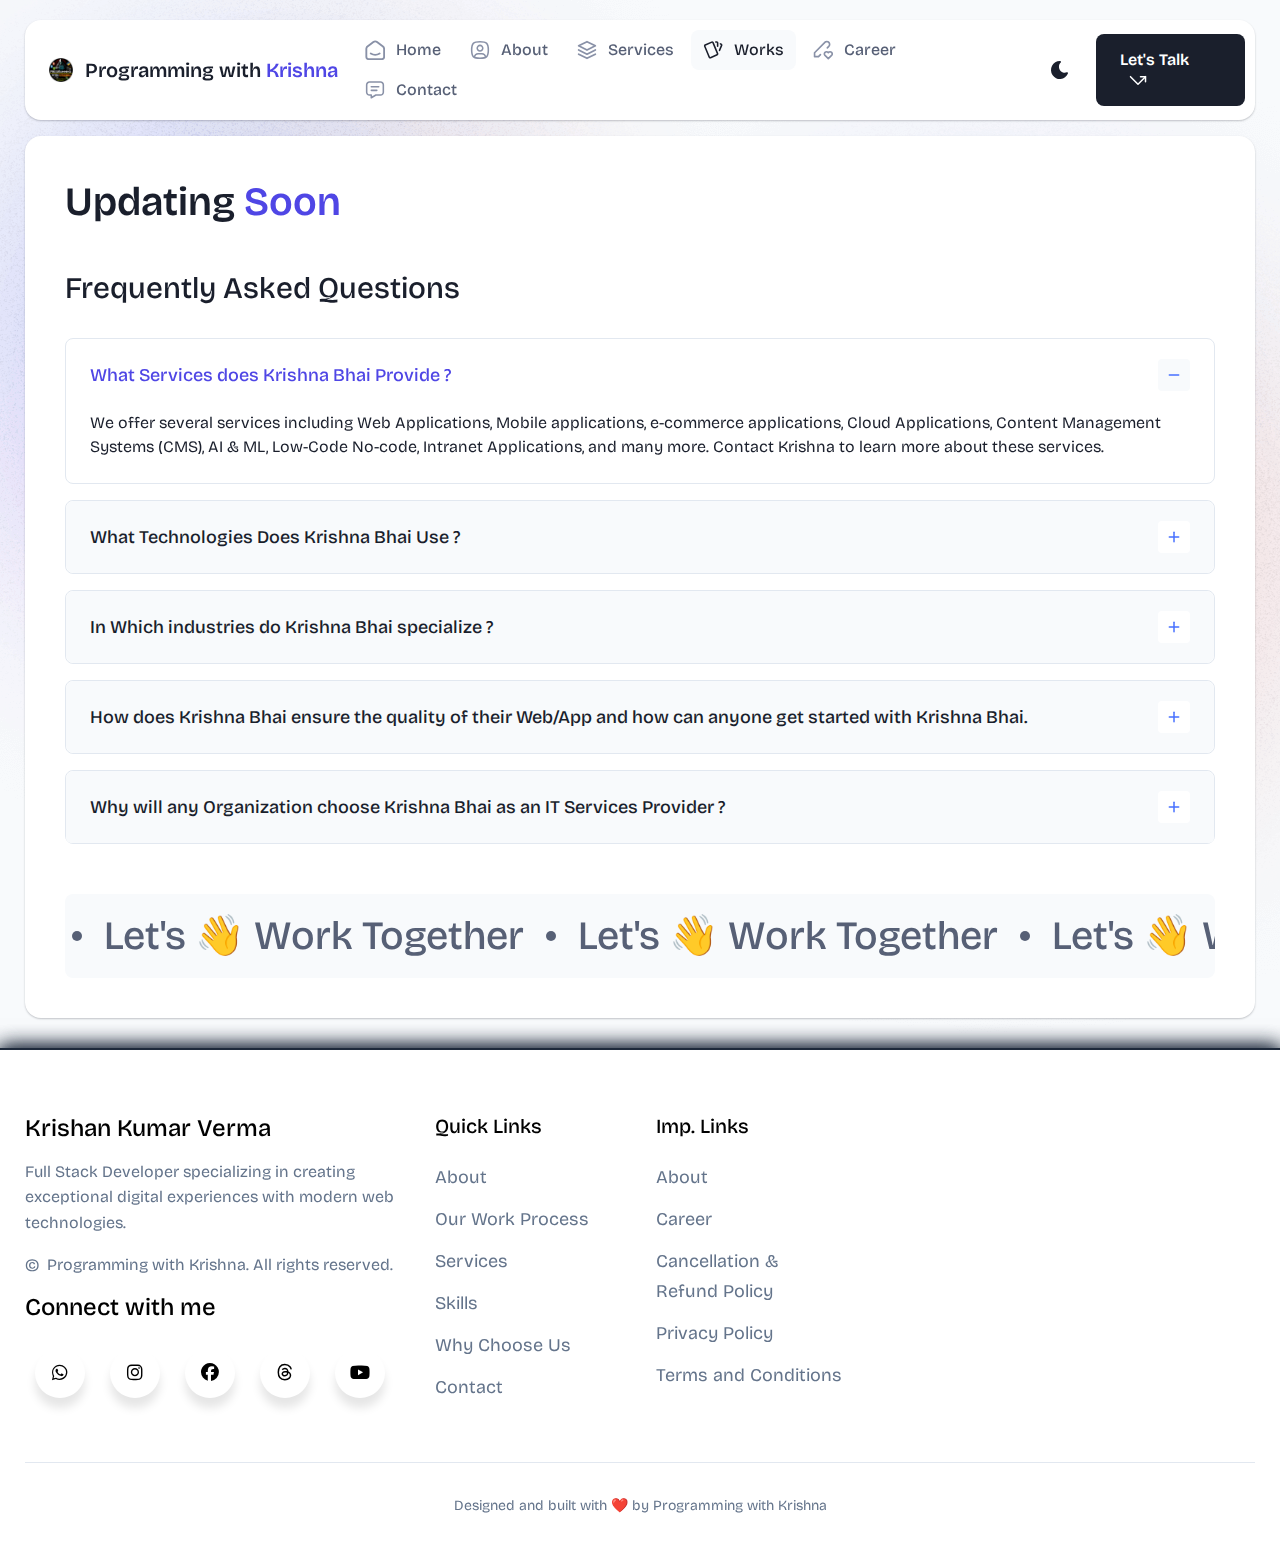
<file: portfolio.html>
<!DOCTYPE html>
<html lang="en">
<head>
  <meta charset="UTF-8">
  <meta http-equiv="X-UA-Compatible" content="IE=edge">
  <title>Programming with krishna</title>
    <link rel="icon" type="image/x-icon" href="assets/img/logo.png">
  
  <meta name="viewport" content="width=device-width, initial-scale=1">

  <!-- CSS here -->
  <link rel="stylesheet" href="assets/css/bootstrap.min.css">
  <link rel="stylesheet" href="assets/fontawsome/css/all.min.css">
  <link rel="stylesheet" href="assets/fontawsome/css/fontawesome.min.css">
  <link rel="stylesheet" href="assets/css/slick.css">
  <link rel="stylesheet" href="assets/css/magnific-popup.css">
  <link rel="stylesheet" href="assets/css/style.css">
  <link rel="stylesheet" href="assets/css/responsive.css">
  <link rel="stylesheet" href="document/shapes.css">
  <link rel="stylesheet" href="document/style.css">
  <link rel="stylesheet" href="assets/css/2nd.css">
  <link rel="stylesheet" href="assets/css/my.css">
  
  <link rel="stylesheet" href="assets/css/social.css">
  <link rel="stylesheet" href="assets/com/com.css">
  <link rel="stylesheet" href="assets/css/suptitle/css/style.css">
  <link rel="stylesheet" href="https://cdnjs.cloudflare.com/ajax/libs/font-awesome/6.7.2/css/all.min.css">
  
</head>

<body class="self">
  <div id="page-content">
    <!-- header part start -->
    <header class="header-area myproperty1">     
      <nav class="navbar myproperty2">
        <div class="container">
          <div class="menu-container">
            <!-- ------------desktop---------- -->
            <div class="logo">
              <a class="navbar-brand me-0" href="index.html">
                <img src="assets/img/logo.png" alt="Programming with Krishna Logo" class="myproperty3"/>
                <span>Programming with <span class="primary">Krishna</span></span>
              </a>
            </div>
            <!-- ----------mobile------------ -->
            <div class="navbar-main d-flex flex-grow-1">
              <div class="logo inner-logo d-block d-xl-none">
                <a class="navbar-brand me-0" href="index.html">
                  <img src="assets/img/logo.png" alt="Programming with Krishna Logo" class="myproperty3"/>
                  <span><p class="myproperty4">Programming with </p><span class="primary">Krishna</span></span>
                </a>
              </div>
              <ul class="navbar-info mx-auto">
                <li class="nav-item">
                  <a class="nav-link" aria-current="page" href="index.html">
                    <svg class="nav-icon" viewBox="0 0 15 15" fill="none" xmlns="http://www.w3.org/2000/svg">
                      <path
                        d="M13.475 4.92481L9.03083 1.46814C8.64082 1.16473 8.1608 1 7.66667 1C7.17254 1 6.69251 1.16473 6.3025 1.46814L1.8575 4.92481C1.59037 5.13254 1.37424 5.39858 1.22563 5.7026C1.07701 6.00662 0.99984 6.34058 1 6.67897V12.679C1 13.121 1.17559 13.5449 1.48816 13.8575C1.80072 14.17 2.22464 14.3456 2.66667 14.3456H12.6667C13.1087 14.3456 13.5326 14.17 13.8452 13.8575C14.1577 13.5449 14.3333 13.121 14.3333 12.679V6.67897C14.3333 5.99314 14.0167 5.34564 13.475 4.92481Z"
                        stroke-width="1.4" stroke-linecap="round" stroke-linejoin="round" />
                      <path d="M10.9753 10.1665C9.13359 11.2773 6.14859 11.2773 4.30859 10.1665" stroke-width="1.4"
                        stroke-linecap="round" stroke-linejoin="round" />
                    </svg>

                    <span>Home</span>
                  </a>
                </li>
                <li class="nav-item">
                  <a class="nav-link" href="about.html">
                    <svg class="nav-icon" viewBox="0 0 18 18" fill="none" xmlns="http://www.w3.org/2000/svg">
                      <path
                        d="M9 9.8335C9.66304 9.8335 10.2989 9.5701 10.7678 9.10126C11.2366 8.63242 11.5 7.99654 11.5 7.3335C11.5 6.67045 11.2366 6.03457 10.7678 5.56573C10.2989 5.09689 9.66304 4.8335 9 4.8335C8.33696 4.8335 7.70107 5.09689 7.23223 5.56573C6.76339 6.03457 6.5 6.67045 6.5 7.3335C6.5 7.99654 6.76339 8.63242 7.23223 9.10126C7.70107 9.5701 8.33696 9.8335 9 9.8335Z"
                        stroke-width="1.4" stroke-linecap="round" stroke-linejoin="round" />
                      <path
                        d="M9 1.5C15 1.5 16.5 3 16.5 9C16.5 15 15 16.5 9 16.5C3 16.5 1.5 15 1.5 9C1.5 3 3 1.5 9 1.5Z"
                        stroke-width="1.4" stroke-linecap="round" stroke-linejoin="round" />
                      <path
                        d="M4 15.7085V15.6668C4 14.7828 4.35119 13.9349 4.97631 13.3098C5.60143 12.6847 6.44928 12.3335 7.33333 12.3335H10.6667C11.5507 12.3335 12.3986 12.6847 13.0237 13.3098C13.6488 13.9349 14 14.7828 14 15.6668V15.7085"
                        stroke-width="1.4" stroke-linecap="round" stroke-linejoin="round" />
                    </svg>
                    About
                  </a>
                </li>
                <li class="nav-item">
                  <a class="nav-link" href="services.html">
                    <svg class="nav-icon" viewBox="0 0 16 16" fill="none" xmlns="http://www.w3.org/2000/svg">
                      <path d="M7.99967 1.3335L1.33301 4.66683L7.99967 8.00016L14.6663 4.66683L7.99967 1.3335Z"
                        stroke-width="1.4" stroke-linecap="round" stroke-linejoin="round" />
                      <path d="M1.33301 8L7.99967 11.3333L14.6663 8" stroke-width="1.4" stroke-linecap="round"
                        stroke-linejoin="round" />
                      <path d="M1.33301 11.3335L7.99967 14.6668L14.6663 11.3335" stroke-width="1.4"
                        stroke-linecap="round" stroke-linejoin="round" />
                    </svg>
                    Services
                  </a>
                </li>
                <li class="nav-item">
                  <a class="nav-link active" href="portfolio.html">
                    <svg class="nav-icon" viewBox="0 0 18 17" fill="none" xmlns="http://www.w3.org/2000/svg">
                      <path
                        d="M2.00326 3.99733L7.95159 1.40649C8.04974 1.36442 8.15533 1.34243 8.26212 1.34181C8.3689 1.34119 8.47473 1.36196 8.57337 1.40289C8.67201 1.44382 8.76145 1.50408 8.83642 1.58013C8.9114 1.65617 8.97039 1.74646 9.00992 1.84566L13.1133 11.764C13.1985 11.9651 13.2014 12.1917 13.1213 12.3949C13.0412 12.5982 12.8845 12.7618 12.6849 12.8507L6.73742 15.4415C6.63922 15.4837 6.53356 15.5058 6.42668 15.5065C6.3198 15.5072 6.21387 15.4864 6.11514 15.4455C6.0164 15.4046 5.92688 15.3442 5.85184 15.2681C5.7768 15.192 5.71778 15.1016 5.67826 15.0023L1.57492 5.08316C1.48963 4.88204 1.48673 4.65546 1.56684 4.45222C1.64696 4.24898 1.80367 4.08616 2.00326 3.99733Z"
                        stroke-width="1.4" stroke-linecap="round" stroke-linejoin="round" />
                      <path
                        d="M11.5 1.3335H12.3333C12.5543 1.3335 12.7663 1.42129 12.9226 1.57757C13.0789 1.73385 13.1667 1.94582 13.1667 2.16683V5.0835"
                        stroke-width="1.4" stroke-linecap="round" stroke-linejoin="round" />
                      <path
                        d="M15.6663 3C15.8863 3.09333 16.0997 3.18083 16.3063 3.2625C16.5098 3.34882 16.6706 3.51241 16.7534 3.71729C16.8362 3.92217 16.8343 4.15155 16.748 4.355L14.833 8.83334"
                        stroke-width="1.4" stroke-linecap="round" stroke-linejoin="round" />
                    </svg>
                    Works
                  </a>
                </li>
                <li class="nav-item">
                  <a class="nav-link" href="blog.html">
                    <svg class="nav-icon" viewBox="0 0 17 16" fill="none" xmlns="http://www.w3.org/2000/svg">
                      <path
                        d="M12.1663 6.16676L13.4163 4.91676C13.6352 4.69789 13.8088 4.43805 13.9273 4.15208C14.0457 3.86612 14.1067 3.55962 14.1067 3.25009C14.1067 2.94056 14.0457 2.63406 13.9273 2.3481C13.8088 2.06213 13.6352 1.80229 13.4163 1.58342C13.1975 1.36455 12.9376 1.19094 12.6517 1.07248C12.3657 0.954033 12.0592 0.893066 11.7497 0.893066C11.4401 0.893066 11.1336 0.954033 10.8477 1.07248C10.5617 1.19094 10.3019 1.36455 10.083 1.58342L1.33301 10.3334V13.6668H4.66634L6.33301 12.0001"
                        stroke-width="1.4" stroke-linecap="round" stroke-linejoin="round" />
                      <path
                        d="M13.0004 15.3335L15.7921 12.5968C15.9633 12.4307 16.0995 12.232 16.1926 12.0124C16.2857 11.7927 16.3339 11.5567 16.3343 11.3181C16.3347 11.0796 16.2873 10.8434 16.1948 10.6235C16.1024 10.4035 15.9669 10.2044 15.7963 10.0377C15.448 9.69712 14.9806 9.50602 14.4935 9.50509C14.0065 9.50415 13.5383 9.69346 13.1888 10.0327L13.0021 10.216L12.8163 10.0327C12.4681 9.69237 12.0008 9.50143 11.5139 9.50049C11.0271 9.49956 10.5591 9.68871 10.2096 10.0277C10.0383 10.1937 9.9021 10.3924 9.80891 10.612C9.71572 10.8316 9.66746 11.0677 9.667 11.3062C9.66653 11.5447 9.71386 11.781 9.80619 12.0009C9.89853 12.2209 10.034 12.4201 10.2046 12.5868L13.0004 15.3335Z"
                        stroke-width="1.4" stroke-linecap="round" stroke-linejoin="round" />
                    </svg>
                    Career
                  </a>
                </li>
                <li class="nav-item">
                  <a class="nav-link" href="contact.html">
                    <svg class="nav-icon" viewBox="0 0 18 17" fill="none" xmlns="http://www.w3.org/2000/svg">
                      <path d="M5.66699 5.5H12.3337" stroke-width="1.4" stroke-linecap="round"
                        stroke-linejoin="round" />
                      <path d="M5.66699 8.8335H10.667" stroke-width="1.4" stroke-linecap="round"
                        stroke-linejoin="round" />
                      <path
                        d="M14 1.3335C14.663 1.3335 15.2989 1.59689 15.7678 2.06573C16.2366 2.53457 16.5 3.17045 16.5 3.8335V10.5002C16.5 11.1632 16.2366 11.7991 15.7678 12.2679C15.2989 12.7368 14.663 13.0002 14 13.0002H9.83333L5.66667 15.5002V13.0002H4C3.33696 13.0002 2.70107 12.7368 2.23223 12.2679C1.76339 11.7991 1.5 11.1632 1.5 10.5002V3.8335C1.5 3.17045 1.76339 2.53457 2.23223 2.06573C2.70107 1.59689 3.33696 1.3335 4 1.3335H14Z"
                        stroke-width="1.4" stroke-linecap="round" stroke-linejoin="round" />
                    </svg>
                    Contact
                  </a>
                </li>
              </ul>
              <div class="header-right-info d-flex align-items-center " >
                <button class="theme-control-btn">
                  <span class="dark">
                    <svg width="24" height="24" viewBox="0 0 24 24" fill="none" xmlns="http://www.w3.org/2000/svg">
                      <path
                        d="M11.8005 3C10.207 3.0003 8.64356 3.44286 7.27683 4.28049C5.91011 5.11811 4.79139 6.31937 4.04002 7.75612C3.28865 9.19288 2.93281 10.8112 3.01046 12.4386C3.08811 14.0659 3.59633 15.6411 4.48091 16.9963C5.3655 18.3514 6.59326 19.4356 8.03324 20.1333C9.47322 20.8309 11.0714 21.1157 12.6573 20.9574C14.2432 20.7991 15.7573 20.2036 17.0381 19.2344C18.319 18.2652 19.3185 16.9587 19.9301 15.4542C20.2302 14.7162 19.5111 13.9746 18.7875 14.2752C17.5475 14.7888 16.1706 14.8418 14.8963 14.425C13.622 14.0082 12.5308 13.1479 11.8126 11.9937C11.0943 10.8396 10.7943 9.4645 10.9648 8.10764C11.1353 6.75077 11.7655 5.49792 12.7458 4.5669L12.8136 4.4949C13.2986 3.9279 12.913 3.0072 12.1464 3.0072H11.9122L11.8524 3.0018L11.7996 3H11.8005Z"
                        fill="#1A1F2C" />
                    </svg>
                    <small class="theme-text d-block d-xl-none">Change appearance</small>
                  </span>
                  <span class="light">
                    <svg width="24" height="24" viewBox="0 0 24 24" fill="none" xmlns="http://www.w3.org/2000/svg">
                      <path
                        d="M12 19C12.2449 19 12.4813 19.09 12.6644 19.2527C12.8474 19.4155 12.9643 19.6397 12.993 19.883L13 20V21C12.9997 21.2549 12.9021 21.5 12.7272 21.6854C12.5522 21.8707 12.313 21.9822 12.0586 21.9972C11.8042 22.0121 11.5536 21.9293 11.3582 21.7657C11.1627 21.6021 11.0371 21.3701 11.007 21.117L11 21V20C11 19.7348 11.1054 19.4804 11.2929 19.2929C11.4804 19.1054 11.7348 19 12 19Z"
                        fill="#FD7E41" />
                      <path
                        d="M18.3127 16.9099L18.4067 16.9929L19.1067 17.6929C19.2861 17.8729 19.3902 18.1144 19.398 18.3683C19.4057 18.6223 19.3165 18.8697 19.1485 19.0602C18.9804 19.2508 18.7462 19.3702 18.4933 19.3943C18.2403 19.4184 17.9877 19.3454 17.7867 19.1899L17.6927 19.1069L16.9927 18.4069C16.8202 18.2347 16.7165 18.0053 16.7012 17.7619C16.6859 17.5186 16.76 17.278 16.9097 17.0855C17.0593 16.893 17.2741 16.7618 17.5137 16.7166C17.7533 16.6713 18.0012 16.7152 18.2107 16.8399L18.3127 16.9099Z"
                        fill="#FD7E41" />
                      <path
                        d="M7.00747 16.993C7.17965 17.1652 7.28308 17.3943 7.29836 17.6373C7.31364 17.8803 7.23972 18.1206 7.09047 18.313L7.00747 18.407L6.30747 19.107C6.12751 19.2863 5.88604 19.3905 5.63209 19.3982C5.37814 19.406 5.13076 19.3168 4.94019 19.1487C4.74963 18.9807 4.63017 18.7464 4.60607 18.4935C4.58198 18.2406 4.65506 17.988 4.81047 17.787L4.89347 17.693L5.59347 16.993C5.781 16.8055 6.03531 16.7002 6.30047 16.7002C6.56563 16.7002 6.81994 16.8055 7.00747 16.993Z"
                        fill="#FD7E41" />
                      <path
                        d="M3.99987 11C4.25475 11.0003 4.4999 11.0979 4.68524 11.2728C4.87057 11.4478 4.9821 11.687 4.99704 11.9414C5.01198 12.1958 4.92919 12.4464 4.7656 12.6418C4.60201 12.8373 4.36996 12.9629 4.11687 12.993L3.99987 13H2.99987C2.74499 12.9997 2.49984 12.9021 2.3145 12.7272C2.12916 12.5522 2.01763 12.313 2.0027 12.0586C1.98776 11.8042 2.07054 11.5536 2.23413 11.3582C2.39772 11.1627 2.62977 11.0371 2.88287 11.007L2.99987 11H3.99987Z"
                        fill="#FD7E41" />
                      <path
                        d="M20.9999 11C21.2547 11.0003 21.4999 11.0979 21.6852 11.2728C21.8706 11.4478 21.9821 11.687 21.997 11.9414C22.012 12.1958 21.9292 12.4464 21.7656 12.6418C21.602 12.8373 21.37 12.9629 21.1169 12.993L20.9999 13H19.9999C19.745 12.9997 19.4998 12.9021 19.3145 12.7272C19.1292 12.5522 19.0176 12.313 19.0027 12.0586C18.9878 11.8042 19.0705 11.5536 19.2341 11.3582C19.3977 11.1627 19.6298 11.0371 19.8829 11.007L19.9999 11H20.9999Z"
                        fill="#FD7E41" />
                      <path
                        d="M6.21264 4.80985L6.30664 4.89285L7.00664 5.59285C7.18599 5.77281 7.29011 6.01429 7.29787 6.26824C7.30562 6.52219 7.21642 6.76957 7.04839 6.96013C6.88036 7.1507 6.64609 7.27016 6.39316 7.29425C6.14024 7.31834 5.88763 7.24526 5.68664 7.08985L5.59264 7.00685L4.89264 6.30685C4.72073 6.13453 4.61757 5.90543 4.6025 5.66248C4.58744 5.41954 4.6615 5.17945 4.8108 4.98721C4.9601 4.79497 5.1744 4.66378 5.41351 4.61824C5.65262 4.57271 5.90013 4.61594 6.10964 4.73985L6.21264 4.80985Z"
                        fill="#FD7E41" />
                      <path
                        d="M19.1071 4.89288C19.2793 5.06508 19.3827 5.29418 19.398 5.5372C19.4132 5.78023 19.3393 6.02048 19.1901 6.21288L19.1071 6.30688L18.4071 7.00688C18.2271 7.18623 17.9856 7.29036 17.7317 7.29811C17.4777 7.30587 17.2304 7.21667 17.0398 7.04864C16.8492 6.8806 16.7298 6.64633 16.7057 6.39341C16.6816 6.14049 16.7547 5.88788 16.9101 5.68688L16.9931 5.59288L17.6931 4.89288C17.8806 4.70541 18.1349 4.6001 18.4001 4.6001C18.6652 4.6001 18.9196 4.70541 19.1071 4.89288Z"
                        fill="#FD7E41" />
                      <path
                        d="M12 2C12.2449 2.00003 12.4813 2.08996 12.6644 2.25272C12.8474 2.41547 12.9643 2.63975 12.993 2.883L13 3V4C12.9997 4.25488 12.9021 4.50003 12.7272 4.68537C12.5522 4.8707 12.313 4.98223 12.0586 4.99717C11.8042 5.01211 11.5536 4.92933 11.3582 4.76573C11.1627 4.60214 11.0371 4.3701 11.007 4.117L11 4V3C11 2.73478 11.1054 2.48043 11.2929 2.29289C11.4804 2.10536 11.7348 2 12 2Z"
                        fill="#FD7E41" />
                      <path
                        d="M12 7C12.9797 6.99994 13.9378 7.28769 14.7553 7.8275C15.5729 8.36731 16.2138 9.1354 16.5986 10.0364C16.9833 10.9373 17.0949 11.9315 16.9195 12.8953C16.7441 13.8592 16.2893 14.7502 15.6118 15.4579C14.9343 16.1655 14.0638 16.6585 13.1085 16.8756C12.1532 17.0928 11.1552 17.0245 10.2383 16.6793C9.3215 16.334 8.52629 15.7271 7.95146 14.9338C7.37663 14.1405 7.04752 13.1958 7.005 12.217L7 12L7.005 11.783C7.06092 10.4958 7.61161 9.27978 8.54222 8.38866C9.47284 7.49754 10.7115 7.00007 12 7Z"
                        fill="#FD7E41" />
                    </svg>
                    <small class="theme-text d-block d-xl-none">Change appearance</small>
                  </span>
                </button>
                <a href="contact.html" class="lets-talk-btn">
                  Let's Talk
                  <svg class="icon" width="20" height="20" viewBox="0 0 20 20" fill="none"
                    xmlns="http://www.w3.org/2000/svg">
                    <path d="M17.5 11.6665V6.6665H12.5" stroke="white" stroke-width="1.5" stroke-linecap="round"
                      stroke-linejoin="round" />
                    <path d="M17.5 6.6665L10 14.1665L2.5 6.6665" stroke="white" stroke-width="1.5" stroke-linecap="round"
                      stroke-linejoin="round" />
                  </svg>
                </a>
              </div>
            </div>
            <div class="mobile-menu-overlay d-block d-lg-none"></div>
            <div class="mobile-menu-control-bar d-block d-xl-none">
              <button class="mobile-menu-control-bar">
                <i class="fas fa-bars"></i>
              </button>
            </div>
          </div>
        </div>
      </nav>
    </header>
    <!-- header part end -->

     <!-- main area part start -->
     <main>

      <section class="content-box-area myproperty6">
        <div class="container">
          <div class="">
            <!-- -----------service ------- -->
            <div class="">
              <div class="card content-box-card">
                <div class="card-body">
                  <div class="top-info">
                    <div class="text">
                      <h1 class="main-title">Updating <span class="">Soon</span></h1>
                      
                    </div>
                  </div>
                  

                  <!-- ----------services end--------- -->
                  <!-- <div class="client-feedback">
                    <h2 class="main-common-title">What our Clients Say
                    </h2>
                    <div class="row client-feedback-slider">
                      <div class="col-lg-6">
                        <div class="feedback-item">
                          <div class="feedback-top-info">
                            <div class="rating">
                              <i class="fas fa-star"></i>
                              <i class="fas fa-star"></i>
                              <i class="fas fa-star"></i>
                              <i class="fas fa-star"></i>
                              <i class="fas fa-star"></i>
                            </div>
                            <div class="website">
                               ---------link------ -->
                              <!-- <a href="#">Framer.com
                                <svg class="arrow-up" width="14" height="15" viewBox="0 0 14 15" fill="none"
                                  xmlns="http://www.w3.org/2000/svg">
                                  <path d="M9.91634 4.5835L4.08301 10.4168" stroke-linecap="round"
                                    stroke-linejoin="round" />
                                  <path d="M4.66699 4.5835H9.91699V9.8335" stroke-linecap="round"
                                    stroke-linejoin="round" />
                                </svg>
                              </a> -->
                            <!-- </div>
                          </div>
                          <div class="details">
                            <p>
                              "We've been together with Programming with krishna for over a year now, and I must say, it's been a game-changer
                                for us. The user interface is intuitive and the feature is awesome.
                            </p>
                          </div>
                          <div class="designation">
                            <p><span>Amit Yadav</span> - College principal</p>
                          </div>
                        </div>
                      </div>
                      <div class="col-lg-6">
                        <div class="feedback-item">
                          <div class="feedback-top-info">
                            <div class="rating">
                              <i class="fas fa-star"></i>
                              <i class="fas fa-star"></i>
                              <i class="fas fa-star"></i>
                              <i class="fas fa-star"></i>
                              <i class="fas fa-star"></i>
                            </div>
                            <div class="website">
                              <a href="#">Framer.com
                                <svg class="arrow-up" width="14" height="15" viewBox="0 0 14 15" fill="none"
                                  xmlns="http://www.w3.org/2000/svg">
                                  <path d="M9.91634 4.5835L4.08301 10.4168" stroke-linecap="round"
                                    stroke-linejoin="round" />
                                  <path d="M4.66699 4.5835H9.91699V9.8335" stroke-linecap="round"
                                    stroke-linejoin="round" />
                                </svg>
                              </a>
                            </div>
                          </div>
                          <div class="details">
                            <p>
                              "We've been using BentoFolio for over a year now, and I must say, it's been a game-changer
                              for us. The user interface is intuitive and the feature.
                            </p>
                          </div>
                          <div class="designation">
                            <p><span>Oliver Clain</span> - Product Designer</p>
                          </div>
                        </div>
                      </div>
                      <div class="col-lg-6">
                        <div class="feedback-item">
                          <div class="feedback-top-info">
                            <div class="rating">
                              <i class="fas fa-star"></i>
                              <i class="fas fa-star"></i>
                              <i class="fas fa-star"></i>
                              <i class="fas fa-star"></i>
                              <i class="fas fa-star"></i>
                            </div>
                            <div class="website">
                              <a href="#">Framer.com
                                <svg class="arrow-up" width="14" height="15" viewBox="0 0 14 15" fill="none"
                                  xmlns="http://www.w3.org/2000/svg">
                                  <path d="M9.91634 4.5835L4.08301 10.4168" stroke-linecap="round"
                                    stroke-linejoin="round" />
                                  <path d="M4.66699 4.5835H9.91699V9.8335" stroke-linecap="round"
                                    stroke-linejoin="round" />
                                </svg>
                              </a>
                            </div>
                          </div>
                          <div class="details">
                            <p>
                              "We've been using BentoFolio for over a year now, and I must say, it's been a game-changer
                              for us. The user interface is intuitive and the feature.
                            </p>
                          </div>
                          <div class="designation">
                            <p><span>Oliver Clain</span> - Product Designer</p>
                          </div>
                        </div>
                      </div>
                    </div>
                  </div> -->
                  <!-- -----------Asked Questions--------- -->
                   <div class="frequently-asked-questions">
                    <h2 class="main-common-title">Frequently Asked Questions
                    </h2>
                    <div class="frequently-asked-questions-main">
                      <div class="accordion" id="accordionExample">
                        <div class="accordion-item">
                          <h4 class="accordion-header" id="headingOne">
                            <button class="accordion-button" type="button" data-bs-toggle="collapse"
                              data-bs-target="#collapseOne" aria-expanded="true" aria-controls="collapseOne">
                              What Services does Krishna Bhai Provide ?
                              <span class="ms-auto">
                                <span class="icon ms-4">
                                  <img class="icon-plus" src="assets/img/icons/plus.svg" alt="plus">
                                  <img class="icon-minus d-none" src="assets/img/icons/minus.svg" alt="minus">
                                </span>
                              </span>
                            </button>
                          </h4>
                          <div id="collapseOne" class="accordion-collapse collapse show" aria-labelledby="headingOne"
                            data-bs-parent="#accordionExample">
                            <div class="accordion-body">
                              <p>We offer several services including Web Applications, Mobile applications, e-commerce applications, Cloud Applications, Content Management Systems (CMS), AI & ML, Low-Code No-code, Intranet Applications, and many more. Contact Krishna to learn more about these services.</p>
                            </div>
                          </div>
                        </div>
                        <div class="accordion-item">
                          <h4 class="accordion-header" id="headingTwoUnique">
                            <button class="accordion-button collapsed" type="button" data-bs-toggle="collapse"
                              data-bs-target="#collapseTwoUnique" aria-expanded="false" aria-controls="collapseTwoUnique">
                              What Technologies Does Krishna Bhai Use ?
                              <span class="ms-auto">
                                <span class="icon ms-4">
                                  <img class="icon-plus" src="assets/img/icons/plus.svg" alt="plus">
                                  <img class="icon-minus d-none" src="assets/img/icons/minus.svg" alt="minus">
                                </span>
                              </span>
                            </button>
                          </h4>
                          <div id="collapseTwoUnique" class="accordion-collapse collapse " aria-labelledby="headingTwoUnique"
                            data-bs-parent="#accordionExample">
                            <div class="accordion-body">
                              <p>We offer a wide range of technologies and advanced technologies which include HTML, CSS, JavaScript, Python, PHP, Java, Node.js, Angular, React, and many more. These type next-gen technologies are our main focus.</p>
                            </div>
                          </div>
                        </div>
                        <div class="accordion-item">
                          <h4 class="accordion-header" id="headingThree">
                            <button class="accordion-button collapsed" type="button" data-bs-toggle="collapse"
                              data-bs-target="#collapseThree" aria-expanded="false" aria-controls="collapseThree">
                              In Which industries do Krishna Bhai specialize ?
                              <span class="ms-auto">
                                <span class="icon ms-4">
                                  <img class="icon-plus" src="assets/img/icons/plus.svg" alt="plus">
                                  <img class="icon-minus d-none" src="assets/img/icons/minus.svg" alt="minus">
                                </span>
                              </span>
                            </button>
                          </h4>
                          <div id="collapseThree" class="accordion-collapse collapse" aria-labelledby="headingThree"
                            data-bs-parent="#accordionExample">
                            <div class="accordion-body">
                              <p>We have experience in various industries including Insurance, Manufacturing, Healthcare, Automobile, Education, Retail, and Business services and we have developed projects for the same improving feedback processing, decision-making, and streamlining internal processes. For more information kindly contact Krishna ji.</p>
                            </div>
                          </div>
                        </div>
                        <div class="accordion-item">
                          <h4 class="accordion-header" id="headingFour">
                            <button class="accordion-button collapsed" type="button" data-bs-toggle="collapse"
                              data-bs-target="#collapseFour" aria-expanded="false" aria-controls="collapseFour">
                              How does Krishna Bhai ensure the quality of their Web/App and how can anyone get started with Krishna Bhai.
                              <span class="ms-auto">
                                <span class="icon ms-4">
                                  <img class="icon-plus" src="assets/img/icons/plus.svg" alt="plus">
                                  <img class="icon-minus d-none" src="assets/img/icons/minus.svg" alt="minus">
                                </span>
                              </span>
                            </button>
                          </h4>
                          <div id="collapseFour" class="accordion-collapse collapse" aria-labelledby="headingFour"
                            data-bs-parent="#accordionExample">
                            <div class="accordion-body">
                              <p>Krishna Bhai ensures quality through testing, monitoring of activities, and coordination with clients regarding website updates. You can contact Krishna through the Call, Text, or Mail and discuss your requirements.</p>
                            </div>
                          </div>
                        </div>
                        <div class="accordion-item">
                          <h4 class="accordion-header" id="headingFive">
                            <button class="accordion-button collapsed" type="button" data-bs-toggle="collapse"
                              data-bs-target="#collapseFive" aria-expanded="false" aria-controls="collapseFive">
                              Why will any Organization choose Krishna Bhai as an IT Services Provider ?
                              <span class="ms-auto">
                                <span class="icon ms-4">
                                  <img class="icon-plus" src="assets/img/icons/plus.svg" alt="plus">
                                  <img class="icon-minus d-none" src="assets/img/icons/minus.svg" alt="minus">
                                </span>
                              </span>
                            </button>
                          </h4>
                          <div id="collapseFive" class="accordion-collapse collapse" aria-labelledby="headingFive"
                            data-bs-parent="#accordionExample">
                            <div class="accordion-body">
                              <p>As we offer a business-centric approach and quantitative benefits, we assign dedicated project managers, and measurable improvements to roll out robust, scalable, and secure websites, that are user-friendly and have a great UI / UX.</p>
                            </div>
                          </div>
                        </div>
                      </div>
                    </div>
                  </div>
                  
                  <div class="work-together-slider">
                    <div class="slider-main d-flex gap-4 align-items-center">
                      <div class="slider-item">
                        <a href="contact.html">Let's 👋 Work Together</a>
                        <a href="contact.html">Let's 👋 Work Together</a>
                      </div>
                      <div class="slider-item">
                        <a href="contact.html">Let's 👋 Work Together</a>
                        <a href="contact.html">Let's 👋 Work Together</a>
                      </div>
                    </div>
                  </div>
                </div>
              </div>
            </div>
          </div>
        </div>
      </section>

      <!-- background shape area start -->
      <div class="background-shapes">
        <div class="shape-1 common-shape">
          <img src="assets/img/bg/banner-shape-1.png" alt="banner-shape-1">
        </div>
        <div class="shape-2 common-shape">
          <img src="assets/img/bg/banner-shape-1.png" alt="banner-shape-1">
        </div>
        <div class="threed-shape-1 move-with-cursor" data-value="1">
          <img src="assets/img/bg/object-3d-1.png" alt="object-3d-1">
        </div>
        <div class="threed-shape-2 move-with-cursor" data-value="1">
          <img src="assets/img/bg/object-3d-2.png" alt="object-3d-2">
        </div>
      </div>
      <!-- background shape area end -->
    </main>
    <!-- main area part end -->

     <!-- Footer -->
     <footer class="footer footerbg" style="margin-top: 30px;">
      <div class="container">
          <div class="footer-grid">
         <div class="footer-about">
             <h3 class="footertext text-[black]">Krishan Kumar Verma</h3>
             <p>
            Full Stack Developer specializing in creating exceptional digital experiences with modern web technologies.
             </p>
             <p class="copyright">
            © <span id="current-year"></span> Programming with Krishna. All rights reserved.
             </p>
             <div class="social-links">
               <h4 class="text-[black] contactsocial">Connect with me</h4>
              
                 
                   <ul class="wrapper">
                     <a href="https://wa.me/919670158347">
                     <li class="icon whatsapp">
                       <span class="tooltip">Whatsapp</span>
                       <span><i class="fa-brands fa-whatsapp"></i></span>
                     </li>
                   </a>
                   </ul>
                 
                 
                   <ul class="wrapper">
                     <a href="https://www.instagram.com/programmingwith_krishna?igsh=dnVwa2JpdnpuZ25n">
                     <li class="icon instagram">
                       <span class="tooltip">Instagram</span>
                       <span><i class="fa-brands fa-instagram"></i></span>
                     </li>
                   </a>
                   </ul>
                 
                 
                   <ul class="wrapper">
                     <a href="https://www.facebook.com/share/1AKQW6g6fd/">
                     <li class="icon facebook">
                       <span class="tooltip">Facebook</span>
                       <span><i class="fa-brands fa-facebook"></i></span>
                     </li>
                   </a>
                   </ul>
                 
                   <ul class="wrapper">
                     <a href="https://www.threads.net/@programmingwith_krishna">
                     <li class="icon threads">
                       <span class="tooltip">Threads</span>
                       <span><i class="fa-brands fa-threads"></i></span>
                     </li>
                   </a>
                   </ul>
                 
                   <ul class="wrapper">
                     <a href="https://youtube.com/@programmingwith_krishna?si=GHwfmB6_pZNTZZ_d?sub_confirmation=1">
                     <li class="icon youtube">
                       <span class="tooltip">Youtube</span>
                       <span><i class="fa-brands fa-youtube"></i></span>
                     </li>
                   </a>
                   </ul>
             
           </div>
         </div>
         <div class="footer-links">
             <h3 class="footertext text-[black]">Quick Links</h3>
             <ul>
            <li><a href="#about">About</a></li>
            <li><a href="#ourworkprocess">Our Work Process</a></li>
            <li><a href="#services">Services</a></li>
            <li><a href="#skills">Skills</a></li>
            <li><a href="#whychooseus">Why Choose Us</a></li>
            <li><a href="#contact">Contact</a></li>
             </ul>
         </div>
         <div class="footer-links">
             <h3 class="footertext text-[black]">Imp. Links</h3>
             <ul>
              <li><a href="about.html">About</a></li>
              <li><a href="blog.html">Career</a></li>
              <li><a href="Cancellation.html">Cancellation & Refund Policy</a></li>
              <li><a href="Privacy.html">Privacy Policy</a></li>
              <li><a href="terms&conditions.html">Terms and Conditions</a></li>
             </ul>
         </div>
          </div>
          <div class="footer-bottom mx-auto">
           <a href="index.html" class="mx-auto">
         <p>Designed and built with ❤️ by Programming with Krishna</p>
       </a>
       </div>
      </div>
   </footer>
   <a href="#" class="scrollup" style="background: black;"><i class="fas fa-chevron-up text-[black]"></i></a>
  </div>

</body>
<script src="assets/js/vendor/jquery-3.6.0.min.js"></script>
<script src="assets/js/bootstrap.bundle.min.js"></script>
<script src="assets/js/jquery.magnific-popup.min.js"></script>
<script src="assets/js/ajax-form.js"></script>
<script src="assets/js/clipboard.min.js"></script>
<script src="assets/js/slick.min.js"></script>
<script src="assets/js/script.js"></script>
<script src="assets/js/cards/cards.js"></script>
<script src="assets/js/animation/app.js" ></script>
<script src="assets/js/animation/gallery-init.js"></script>
<script src="assets/js/my.js"></script>
</html>
</file>
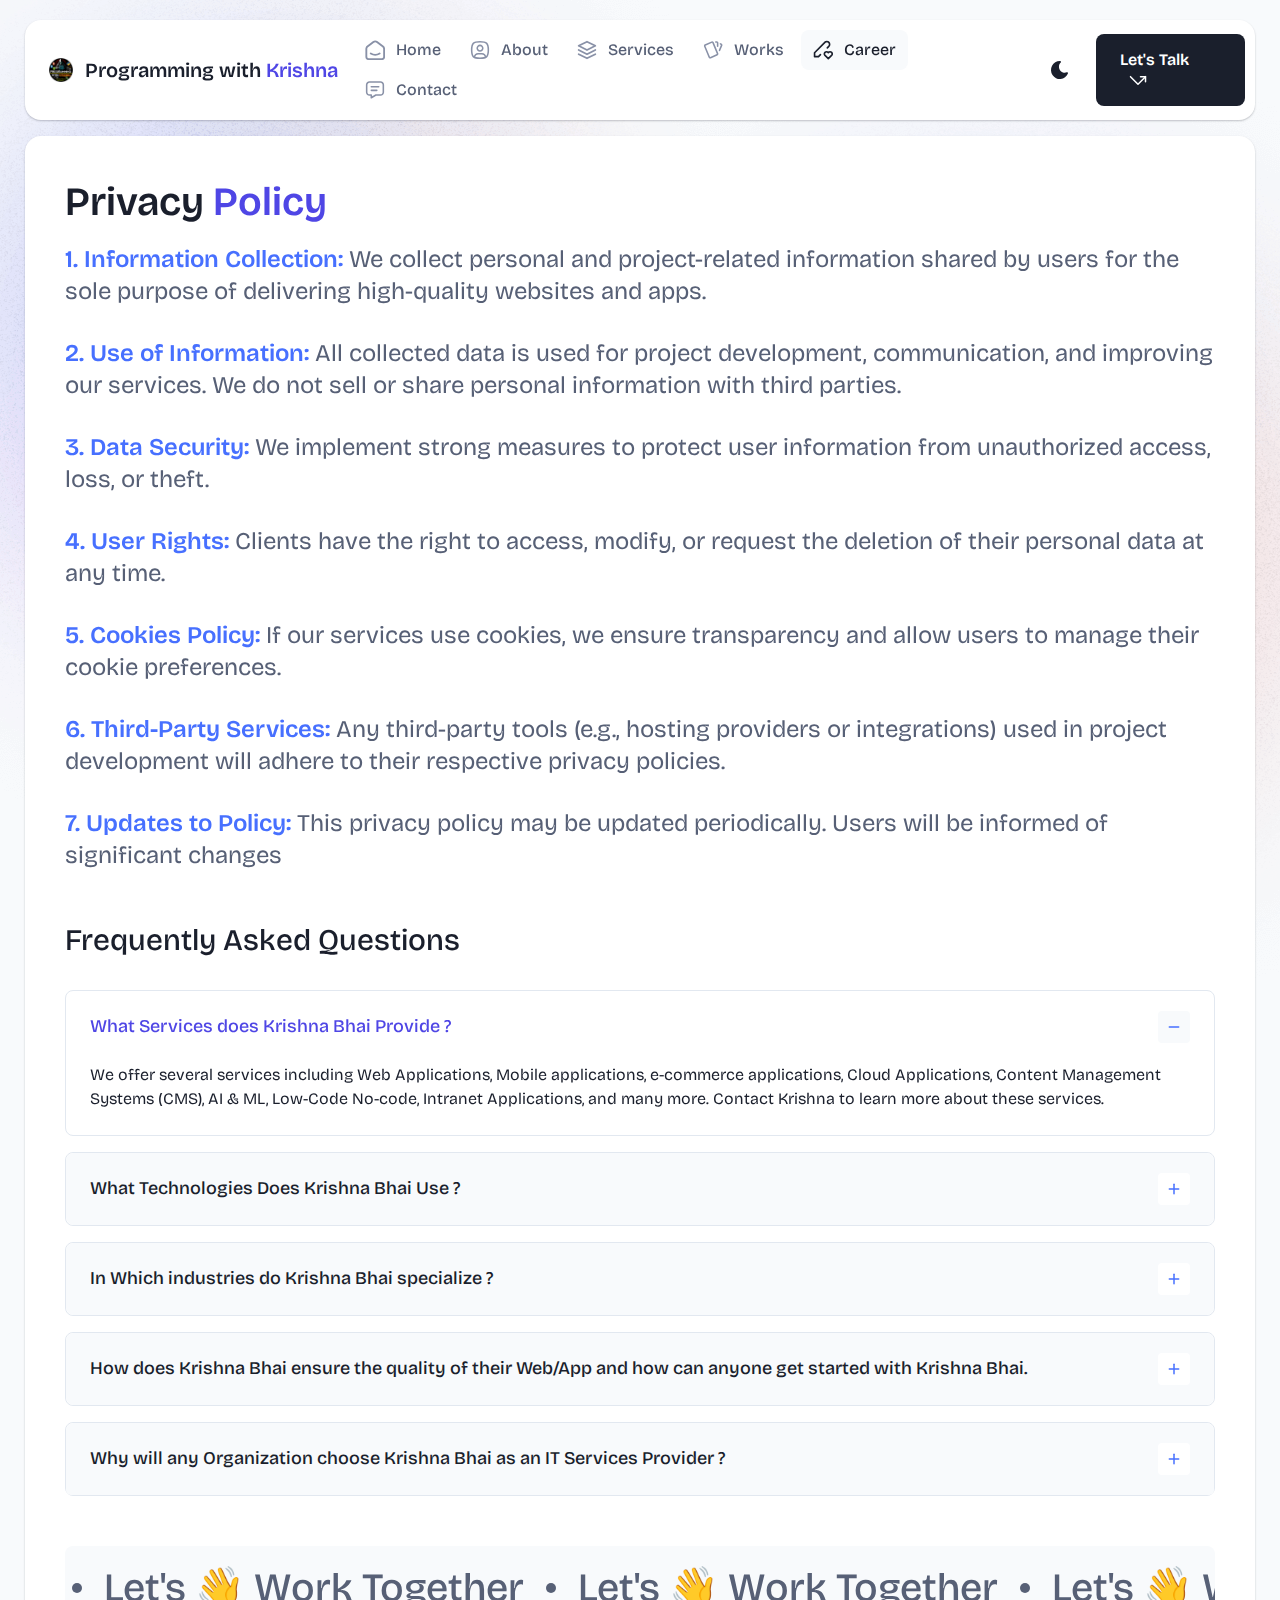
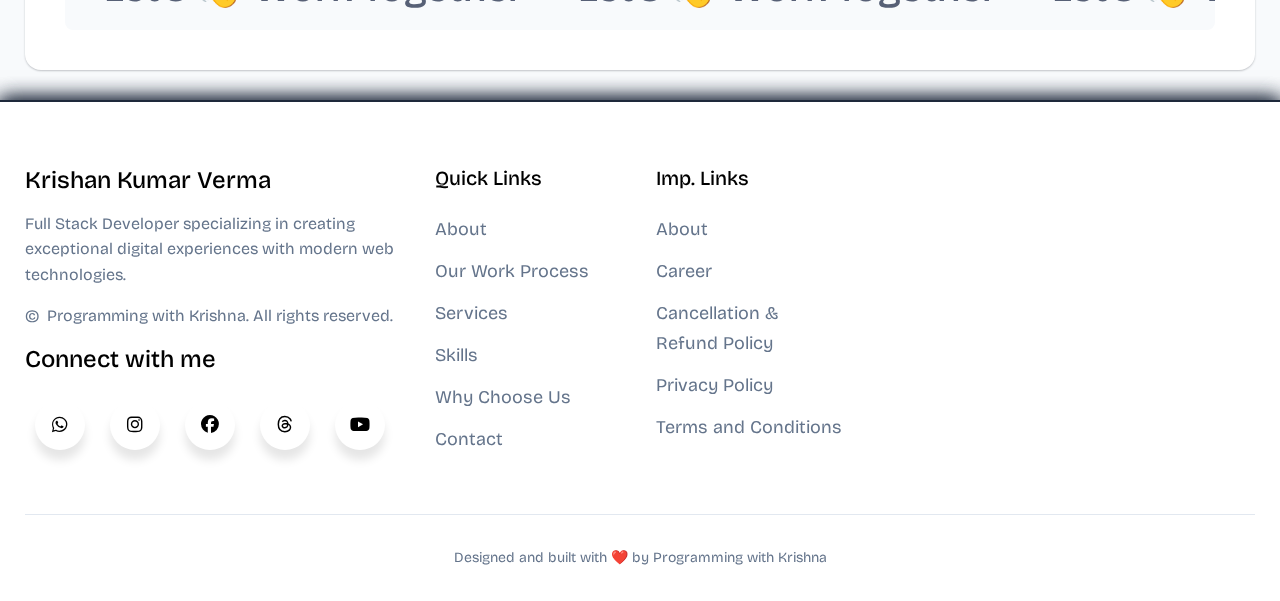
<file: Privacy.html>
<!DOCTYPE html>
<html lang="en">
<head>
  <meta charset="UTF-8">
  <meta http-equiv="X-UA-Compatible" content="IE=edge">
  <title>Programming with krishna</title>
    <link rel="icon" type="image/x-icon" href="assets/img/logo.png">
  
  <meta name="viewport" content="width=device-width, initial-scale=1">

  <!-- CSS here -->
  <link rel="stylesheet" href="assets/css/bootstrap.min.css">
  <link rel="stylesheet" href="assets/fontawsome/css/all.min.css">
  <link rel="stylesheet" href="assets/fontawsome/css/fontawesome.min.css">
  <link rel="stylesheet" href="assets/css/slick.css">
  <link rel="stylesheet" href="assets/css/magnific-popup.css">
  <link rel="stylesheet" href="assets/css/style.css">
  <link rel="stylesheet" href="assets/css/responsive.css">
  <link rel="stylesheet" href="document/shapes.css">
  <link rel="stylesheet" href="document/style.css">
  <link rel="stylesheet" href="assets/css/2nd.css">
  <link rel="stylesheet" href="assets/css/my.css">
  
  <link rel="stylesheet" href="assets/css/social.css">
  <link rel="stylesheet" href="assets/com/com.css">
  <link rel="stylesheet" href="assets/css/suptitle/css/style.css">
  <link rel="stylesheet" href="https://cdnjs.cloudflare.com/ajax/libs/font-awesome/6.7.2/css/all.min.css">
  
</head>

<body class="self">
  <div id="page-content">
    <!-- header part start -->
    <header class="header-area myproperty1">     
      <nav class="navbar myproperty2">
        <div class="container">
          <div class="menu-container">
            <!-- ------------desktop---------- -->
            <div class="logo">
              <a class="navbar-brand me-0" href="index.html">
                <img src="assets/img/logo.png" alt="Programming with Krishna Logo" class="myproperty3"/>
                <span>Programming with <span class="primary">Krishna</span></span>
              </a>
            </div>
            <!-- ----------mobile------------ -->
            <div class="navbar-main d-flex flex-grow-1">
              <div class="logo inner-logo d-block d-xl-none">
                <a class="navbar-brand me-0" href="index.html">
                  <img src="assets/img/logo.png" alt="Programming with Krishna Logo" class="myproperty3"/>
                  <span><p class="myproperty4">Programming with </p><span class="primary">Krishna</span></span>
                </a>
              </div>
              <ul class="navbar-info mx-auto">
                <li class="nav-item">
                  <a class="nav-link" aria-current="page" href="index.html">
                    <svg class="nav-icon" viewBox="0 0 15 15" fill="none" xmlns="http://www.w3.org/2000/svg">
                      <path
                        d="M13.475 4.92481L9.03083 1.46814C8.64082 1.16473 8.1608 1 7.66667 1C7.17254 1 6.69251 1.16473 6.3025 1.46814L1.8575 4.92481C1.59037 5.13254 1.37424 5.39858 1.22563 5.7026C1.07701 6.00662 0.99984 6.34058 1 6.67897V12.679C1 13.121 1.17559 13.5449 1.48816 13.8575C1.80072 14.17 2.22464 14.3456 2.66667 14.3456H12.6667C13.1087 14.3456 13.5326 14.17 13.8452 13.8575C14.1577 13.5449 14.3333 13.121 14.3333 12.679V6.67897C14.3333 5.99314 14.0167 5.34564 13.475 4.92481Z"
                        stroke-width="1.4" stroke-linecap="round" stroke-linejoin="round" />
                      <path d="M10.9753 10.1665C9.13359 11.2773 6.14859 11.2773 4.30859 10.1665" stroke-width="1.4"
                        stroke-linecap="round" stroke-linejoin="round" />
                    </svg>

                    <span>Home</span>
                  </a>
                </li>
                <li class="nav-item">
                  <a class="nav-link" href="about.html">
                    <svg class="nav-icon" viewBox="0 0 18 18" fill="none" xmlns="http://www.w3.org/2000/svg">
                      <path
                        d="M9 9.8335C9.66304 9.8335 10.2989 9.5701 10.7678 9.10126C11.2366 8.63242 11.5 7.99654 11.5 7.3335C11.5 6.67045 11.2366 6.03457 10.7678 5.56573C10.2989 5.09689 9.66304 4.8335 9 4.8335C8.33696 4.8335 7.70107 5.09689 7.23223 5.56573C6.76339 6.03457 6.5 6.67045 6.5 7.3335C6.5 7.99654 6.76339 8.63242 7.23223 9.10126C7.70107 9.5701 8.33696 9.8335 9 9.8335Z"
                        stroke-width="1.4" stroke-linecap="round" stroke-linejoin="round" />
                      <path
                        d="M9 1.5C15 1.5 16.5 3 16.5 9C16.5 15 15 16.5 9 16.5C3 16.5 1.5 15 1.5 9C1.5 3 3 1.5 9 1.5Z"
                        stroke-width="1.4" stroke-linecap="round" stroke-linejoin="round" />
                      <path
                        d="M4 15.7085V15.6668C4 14.7828 4.35119 13.9349 4.97631 13.3098C5.60143 12.6847 6.44928 12.3335 7.33333 12.3335H10.6667C11.5507 12.3335 12.3986 12.6847 13.0237 13.3098C13.6488 13.9349 14 14.7828 14 15.6668V15.7085"
                        stroke-width="1.4" stroke-linecap="round" stroke-linejoin="round" />
                    </svg>
                    About
                  </a>
                </li>
                <li class="nav-item">
                  <a class="nav-link" href="services.html">
                    <svg class="nav-icon" viewBox="0 0 16 16" fill="none" xmlns="http://www.w3.org/2000/svg">
                      <path d="M7.99967 1.3335L1.33301 4.66683L7.99967 8.00016L14.6663 4.66683L7.99967 1.3335Z"
                        stroke-width="1.4" stroke-linecap="round" stroke-linejoin="round" />
                      <path d="M1.33301 8L7.99967 11.3333L14.6663 8" stroke-width="1.4" stroke-linecap="round"
                        stroke-linejoin="round" />
                      <path d="M1.33301 11.3335L7.99967 14.6668L14.6663 11.3335" stroke-width="1.4"
                        stroke-linecap="round" stroke-linejoin="round" />
                    </svg>
                    Services
                  </a>
                </li>
                <li class="nav-item">
                  <a class="nav-link" href="portfolio.html">
                    <svg class="nav-icon" viewBox="0 0 18 17" fill="none" xmlns="http://www.w3.org/2000/svg">
                      <path
                        d="M2.00326 3.99733L7.95159 1.40649C8.04974 1.36442 8.15533 1.34243 8.26212 1.34181C8.3689 1.34119 8.47473 1.36196 8.57337 1.40289C8.67201 1.44382 8.76145 1.50408 8.83642 1.58013C8.9114 1.65617 8.97039 1.74646 9.00992 1.84566L13.1133 11.764C13.1985 11.9651 13.2014 12.1917 13.1213 12.3949C13.0412 12.5982 12.8845 12.7618 12.6849 12.8507L6.73742 15.4415C6.63922 15.4837 6.53356 15.5058 6.42668 15.5065C6.3198 15.5072 6.21387 15.4864 6.11514 15.4455C6.0164 15.4046 5.92688 15.3442 5.85184 15.2681C5.7768 15.192 5.71778 15.1016 5.67826 15.0023L1.57492 5.08316C1.48963 4.88204 1.48673 4.65546 1.56684 4.45222C1.64696 4.24898 1.80367 4.08616 2.00326 3.99733Z"
                        stroke-width="1.4" stroke-linecap="round" stroke-linejoin="round" />
                      <path
                        d="M11.5 1.3335H12.3333C12.5543 1.3335 12.7663 1.42129 12.9226 1.57757C13.0789 1.73385 13.1667 1.94582 13.1667 2.16683V5.0835"
                        stroke-width="1.4" stroke-linecap="round" stroke-linejoin="round" />
                      <path
                        d="M15.6663 3C15.8863 3.09333 16.0997 3.18083 16.3063 3.2625C16.5098 3.34882 16.6706 3.51241 16.7534 3.71729C16.8362 3.92217 16.8343 4.15155 16.748 4.355L14.833 8.83334"
                        stroke-width="1.4" stroke-linecap="round" stroke-linejoin="round" />
                    </svg>
                    Works
                  </a>
                </li>
                <li class="nav-item">
                  <a class="nav-link active" href="blog.html">
                    <svg class="nav-icon" viewBox="0 0 17 16" fill="none" xmlns="http://www.w3.org/2000/svg">
                      <path
                        d="M12.1663 6.16676L13.4163 4.91676C13.6352 4.69789 13.8088 4.43805 13.9273 4.15208C14.0457 3.86612 14.1067 3.55962 14.1067 3.25009C14.1067 2.94056 14.0457 2.63406 13.9273 2.3481C13.8088 2.06213 13.6352 1.80229 13.4163 1.58342C13.1975 1.36455 12.9376 1.19094 12.6517 1.07248C12.3657 0.954033 12.0592 0.893066 11.7497 0.893066C11.4401 0.893066 11.1336 0.954033 10.8477 1.07248C10.5617 1.19094 10.3019 1.36455 10.083 1.58342L1.33301 10.3334V13.6668H4.66634L6.33301 12.0001"
                        stroke-width="1.4" stroke-linecap="round" stroke-linejoin="round" />
                      <path
                        d="M13.0004 15.3335L15.7921 12.5968C15.9633 12.4307 16.0995 12.232 16.1926 12.0124C16.2857 11.7927 16.3339 11.5567 16.3343 11.3181C16.3347 11.0796 16.2873 10.8434 16.1948 10.6235C16.1024 10.4035 15.9669 10.2044 15.7963 10.0377C15.448 9.69712 14.9806 9.50602 14.4935 9.50509C14.0065 9.50415 13.5383 9.69346 13.1888 10.0327L13.0021 10.216L12.8163 10.0327C12.4681 9.69237 12.0008 9.50143 11.5139 9.50049C11.0271 9.49956 10.5591 9.68871 10.2096 10.0277C10.0383 10.1937 9.9021 10.3924 9.80891 10.612C9.71572 10.8316 9.66746 11.0677 9.667 11.3062C9.66653 11.5447 9.71386 11.781 9.80619 12.0009C9.89853 12.2209 10.034 12.4201 10.2046 12.5868L13.0004 15.3335Z"
                        stroke-width="1.4" stroke-linecap="round" stroke-linejoin="round" />
                    </svg>
                    Career
                  </a>
                </li>
                <li class="nav-item">
                  <a class="nav-link" href="contact.html">
                    <svg class="nav-icon" viewBox="0 0 18 17" fill="none" xmlns="http://www.w3.org/2000/svg">
                      <path d="M5.66699 5.5H12.3337" stroke-width="1.4" stroke-linecap="round"
                        stroke-linejoin="round" />
                      <path d="M5.66699 8.8335H10.667" stroke-width="1.4" stroke-linecap="round"
                        stroke-linejoin="round" />
                      <path
                        d="M14 1.3335C14.663 1.3335 15.2989 1.59689 15.7678 2.06573C16.2366 2.53457 16.5 3.17045 16.5 3.8335V10.5002C16.5 11.1632 16.2366 11.7991 15.7678 12.2679C15.2989 12.7368 14.663 13.0002 14 13.0002H9.83333L5.66667 15.5002V13.0002H4C3.33696 13.0002 2.70107 12.7368 2.23223 12.2679C1.76339 11.7991 1.5 11.1632 1.5 10.5002V3.8335C1.5 3.17045 1.76339 2.53457 2.23223 2.06573C2.70107 1.59689 3.33696 1.3335 4 1.3335H14Z"
                        stroke-width="1.4" stroke-linecap="round" stroke-linejoin="round" />
                    </svg>
                    Contact
                  </a>
                </li>
              </ul>
              <div class="header-right-info d-flex align-items-center " >
                <button class="theme-control-btn">
                  <span class="dark">
                    <svg width="24" height="24" viewBox="0 0 24 24" fill="none" xmlns="http://www.w3.org/2000/svg">
                      <path
                        d="M11.8005 3C10.207 3.0003 8.64356 3.44286 7.27683 4.28049C5.91011 5.11811 4.79139 6.31937 4.04002 7.75612C3.28865 9.19288 2.93281 10.8112 3.01046 12.4386C3.08811 14.0659 3.59633 15.6411 4.48091 16.9963C5.3655 18.3514 6.59326 19.4356 8.03324 20.1333C9.47322 20.8309 11.0714 21.1157 12.6573 20.9574C14.2432 20.7991 15.7573 20.2036 17.0381 19.2344C18.319 18.2652 19.3185 16.9587 19.9301 15.4542C20.2302 14.7162 19.5111 13.9746 18.7875 14.2752C17.5475 14.7888 16.1706 14.8418 14.8963 14.425C13.622 14.0082 12.5308 13.1479 11.8126 11.9937C11.0943 10.8396 10.7943 9.4645 10.9648 8.10764C11.1353 6.75077 11.7655 5.49792 12.7458 4.5669L12.8136 4.4949C13.2986 3.9279 12.913 3.0072 12.1464 3.0072H11.9122L11.8524 3.0018L11.7996 3H11.8005Z"
                        fill="#1A1F2C" />
                    </svg>
                    <small class="theme-text d-block d-xl-none">Change appearance</small>
                  </span>
                  <span class="light">
                    <svg width="24" height="24" viewBox="0 0 24 24" fill="none" xmlns="http://www.w3.org/2000/svg">
                      <path
                        d="M12 19C12.2449 19 12.4813 19.09 12.6644 19.2527C12.8474 19.4155 12.9643 19.6397 12.993 19.883L13 20V21C12.9997 21.2549 12.9021 21.5 12.7272 21.6854C12.5522 21.8707 12.313 21.9822 12.0586 21.9972C11.8042 22.0121 11.5536 21.9293 11.3582 21.7657C11.1627 21.6021 11.0371 21.3701 11.007 21.117L11 21V20C11 19.7348 11.1054 19.4804 11.2929 19.2929C11.4804 19.1054 11.7348 19 12 19Z"
                        fill="#FD7E41" />
                      <path
                        d="M18.3127 16.9099L18.4067 16.9929L19.1067 17.6929C19.2861 17.8729 19.3902 18.1144 19.398 18.3683C19.4057 18.6223 19.3165 18.8697 19.1485 19.0602C18.9804 19.2508 18.7462 19.3702 18.4933 19.3943C18.2403 19.4184 17.9877 19.3454 17.7867 19.1899L17.6927 19.1069L16.9927 18.4069C16.8202 18.2347 16.7165 18.0053 16.7012 17.7619C16.6859 17.5186 16.76 17.278 16.9097 17.0855C17.0593 16.893 17.2741 16.7618 17.5137 16.7166C17.7533 16.6713 18.0012 16.7152 18.2107 16.8399L18.3127 16.9099Z"
                        fill="#FD7E41" />
                      <path
                        d="M7.00747 16.993C7.17965 17.1652 7.28308 17.3943 7.29836 17.6373C7.31364 17.8803 7.23972 18.1206 7.09047 18.313L7.00747 18.407L6.30747 19.107C6.12751 19.2863 5.88604 19.3905 5.63209 19.3982C5.37814 19.406 5.13076 19.3168 4.94019 19.1487C4.74963 18.9807 4.63017 18.7464 4.60607 18.4935C4.58198 18.2406 4.65506 17.988 4.81047 17.787L4.89347 17.693L5.59347 16.993C5.781 16.8055 6.03531 16.7002 6.30047 16.7002C6.56563 16.7002 6.81994 16.8055 7.00747 16.993Z"
                        fill="#FD7E41" />
                      <path
                        d="M3.99987 11C4.25475 11.0003 4.4999 11.0979 4.68524 11.2728C4.87057 11.4478 4.9821 11.687 4.99704 11.9414C5.01198 12.1958 4.92919 12.4464 4.7656 12.6418C4.60201 12.8373 4.36996 12.9629 4.11687 12.993L3.99987 13H2.99987C2.74499 12.9997 2.49984 12.9021 2.3145 12.7272C2.12916 12.5522 2.01763 12.313 2.0027 12.0586C1.98776 11.8042 2.07054 11.5536 2.23413 11.3582C2.39772 11.1627 2.62977 11.0371 2.88287 11.007L2.99987 11H3.99987Z"
                        fill="#FD7E41" />
                      <path
                        d="M20.9999 11C21.2547 11.0003 21.4999 11.0979 21.6852 11.2728C21.8706 11.4478 21.9821 11.687 21.997 11.9414C22.012 12.1958 21.9292 12.4464 21.7656 12.6418C21.602 12.8373 21.37 12.9629 21.1169 12.993L20.9999 13H19.9999C19.745 12.9997 19.4998 12.9021 19.3145 12.7272C19.1292 12.5522 19.0176 12.313 19.0027 12.0586C18.9878 11.8042 19.0705 11.5536 19.2341 11.3582C19.3977 11.1627 19.6298 11.0371 19.8829 11.007L19.9999 11H20.9999Z"
                        fill="#FD7E41" />
                      <path
                        d="M6.21264 4.80985L6.30664 4.89285L7.00664 5.59285C7.18599 5.77281 7.29011 6.01429 7.29787 6.26824C7.30562 6.52219 7.21642 6.76957 7.04839 6.96013C6.88036 7.1507 6.64609 7.27016 6.39316 7.29425C6.14024 7.31834 5.88763 7.24526 5.68664 7.08985L5.59264 7.00685L4.89264 6.30685C4.72073 6.13453 4.61757 5.90543 4.6025 5.66248C4.58744 5.41954 4.6615 5.17945 4.8108 4.98721C4.9601 4.79497 5.1744 4.66378 5.41351 4.61824C5.65262 4.57271 5.90013 4.61594 6.10964 4.73985L6.21264 4.80985Z"
                        fill="#FD7E41" />
                      <path
                        d="M19.1071 4.89288C19.2793 5.06508 19.3827 5.29418 19.398 5.5372C19.4132 5.78023 19.3393 6.02048 19.1901 6.21288L19.1071 6.30688L18.4071 7.00688C18.2271 7.18623 17.9856 7.29036 17.7317 7.29811C17.4777 7.30587 17.2304 7.21667 17.0398 7.04864C16.8492 6.8806 16.7298 6.64633 16.7057 6.39341C16.6816 6.14049 16.7547 5.88788 16.9101 5.68688L16.9931 5.59288L17.6931 4.89288C17.8806 4.70541 18.1349 4.6001 18.4001 4.6001C18.6652 4.6001 18.9196 4.70541 19.1071 4.89288Z"
                        fill="#FD7E41" />
                      <path
                        d="M12 2C12.2449 2.00003 12.4813 2.08996 12.6644 2.25272C12.8474 2.41547 12.9643 2.63975 12.993 2.883L13 3V4C12.9997 4.25488 12.9021 4.50003 12.7272 4.68537C12.5522 4.8707 12.313 4.98223 12.0586 4.99717C11.8042 5.01211 11.5536 4.92933 11.3582 4.76573C11.1627 4.60214 11.0371 4.3701 11.007 4.117L11 4V3C11 2.73478 11.1054 2.48043 11.2929 2.29289C11.4804 2.10536 11.7348 2 12 2Z"
                        fill="#FD7E41" />
                      <path
                        d="M12 7C12.9797 6.99994 13.9378 7.28769 14.7553 7.8275C15.5729 8.36731 16.2138 9.1354 16.5986 10.0364C16.9833 10.9373 17.0949 11.9315 16.9195 12.8953C16.7441 13.8592 16.2893 14.7502 15.6118 15.4579C14.9343 16.1655 14.0638 16.6585 13.1085 16.8756C12.1532 17.0928 11.1552 17.0245 10.2383 16.6793C9.3215 16.334 8.52629 15.7271 7.95146 14.9338C7.37663 14.1405 7.04752 13.1958 7.005 12.217L7 12L7.005 11.783C7.06092 10.4958 7.61161 9.27978 8.54222 8.38866C9.47284 7.49754 10.7115 7.00007 12 7Z"
                        fill="#FD7E41" />
                    </svg>
                    <small class="theme-text d-block d-xl-none">Change appearance</small>
                  </span>
                </button>
                <a href="contact.html" class="lets-talk-btn">
                  Let's Talk
                  <svg class="icon" width="20" height="20" viewBox="0 0 20 20" fill="none"
                    xmlns="http://www.w3.org/2000/svg">
                    <path d="M17.5 11.6665V6.6665H12.5" stroke="white" stroke-width="1.5" stroke-linecap="round"
                      stroke-linejoin="round" />
                    <path d="M17.5 6.6665L10 14.1665L2.5 6.6665" stroke="white" stroke-width="1.5" stroke-linecap="round"
                      stroke-linejoin="round" />
                  </svg>
                </a>
              </div>
            </div>
            <div class="mobile-menu-overlay d-block d-lg-none"></div>
            <div class="mobile-menu-control-bar d-block d-xl-none">
              <button class="mobile-menu-control-bar">
                <i class="fas fa-bars"></i>
              </button>
            </div>
          </div>
        </div>
      </nav>
    </header>
    <!-- header part end -->

     <!-- main area part start -->
     <main>

      <section class="content-box-area myproperty6">
        <div class="container">
          <div class="">
            <!-- -----------service ------- -->
            <div class="">
              <div class="card content-box-card">
                <div class="card-body">
                  <div class="top-info">
                    <div class="text">
                      <h1 class="main-title">Privacy <span>Policy </span></h1>
                      <p><b><span class="canceltext">1. Information Collection:</span></b>  We collect personal and project-related information shared by users for the sole purpose of delivering high-quality websites and apps.
                      </p> <br/>

                      <p><b><span class="canceltext">2. Use of Information:</span></b>  All collected data is used for project development, communication, and improving our services. We do not sell or share personal information with third parties.
                      </p> <br/>

                      <p><b><span class="canceltext">3. Data Security:</span></b> We implement strong measures to protect user information from unauthorized access, loss, or theft.
                      </p> <br/>

                      <p><b><span class="canceltext">4. User Rights:</span></b> Clients have the right to access, modify, or request the deletion of their personal data at any time.
                      </p> <br/>

                      <p><b><span class="canceltext">5. Cookies Policy:</span></b> If our services use cookies, we ensure transparency and allow users to manage their cookie preferences.
                      </p> <br/>

                      <p><b><span class="canceltext">6. Third-Party Services:</span></b> Any third-party tools (e.g., hosting providers or integrations) used in project development will adhere to their respective privacy policies.
                      </p> <br/>

                      <p><b><span class="canceltext">7. Updates to Policy:</span></b> This privacy policy may be updated periodically. Users will be informed of significant changes
                      </p>

                    </div>
                  </div>
                  

                  <!-- ----------services end--------- -->
                  <!-- <div class="client-feedback">
                    <h2 class="main-common-title">What our Clients Say
                    </h2>
                    <div class="row client-feedback-slider">
                      <div class="col-lg-6">
                        <div class="feedback-item">
                          <div class="feedback-top-info">
                            <div class="rating">
                              <i class="fas fa-star"></i>
                              <i class="fas fa-star"></i>
                              <i class="fas fa-star"></i>
                              <i class="fas fa-star"></i>
                              <i class="fas fa-star"></i>
                            </div>
                            <div class="website">
                               ---------link------ -->
                              <!-- <a href="#">Framer.com
                                <svg class="arrow-up" width="14" height="15" viewBox="0 0 14 15" fill="none"
                                  xmlns="http://www.w3.org/2000/svg">
                                  <path d="M9.91634 4.5835L4.08301 10.4168" stroke-linecap="round"
                                    stroke-linejoin="round" />
                                  <path d="M4.66699 4.5835H9.91699V9.8335" stroke-linecap="round"
                                    stroke-linejoin="round" />
                                </svg>
                              </a> -->
                            <!-- </div>
                          </div>
                          <div class="details">
                            <p>
                              "We've been together with Programming with krishna for over a year now, and I must say, it's been a game-changer
                                for us. The user interface is intuitive and the feature is awesome.
                            </p>
                          </div>
                          <div class="designation">
                            <p><span>Amit Yadav</span> - College principal</p>
                          </div>
                        </div>
                      </div>
                      <div class="col-lg-6">
                        <div class="feedback-item">
                          <div class="feedback-top-info">
                            <div class="rating">
                              <i class="fas fa-star"></i>
                              <i class="fas fa-star"></i>
                              <i class="fas fa-star"></i>
                              <i class="fas fa-star"></i>
                              <i class="fas fa-star"></i>
                            </div>
                            <div class="website">
                              <a href="#">Framer.com
                                <svg class="arrow-up" width="14" height="15" viewBox="0 0 14 15" fill="none"
                                  xmlns="http://www.w3.org/2000/svg">
                                  <path d="M9.91634 4.5835L4.08301 10.4168" stroke-linecap="round"
                                    stroke-linejoin="round" />
                                  <path d="M4.66699 4.5835H9.91699V9.8335" stroke-linecap="round"
                                    stroke-linejoin="round" />
                                </svg>
                              </a>
                            </div>
                          </div>
                          <div class="details">
                            <p>
                              "We've been using BentoFolio for over a year now, and I must say, it's been a game-changer
                              for us. The user interface is intuitive and the feature.
                            </p>
                          </div>
                          <div class="designation">
                            <p><span>Oliver Clain</span> - Product Designer</p>
                          </div>
                        </div>
                      </div>
                      <div class="col-lg-6">
                        <div class="feedback-item">
                          <div class="feedback-top-info">
                            <div class="rating">
                              <i class="fas fa-star"></i>
                              <i class="fas fa-star"></i>
                              <i class="fas fa-star"></i>
                              <i class="fas fa-star"></i>
                              <i class="fas fa-star"></i>
                            </div>
                            <div class="website">
                              <a href="#">Framer.com
                                <svg class="arrow-up" width="14" height="15" viewBox="0 0 14 15" fill="none"
                                  xmlns="http://www.w3.org/2000/svg">
                                  <path d="M9.91634 4.5835L4.08301 10.4168" stroke-linecap="round"
                                    stroke-linejoin="round" />
                                  <path d="M4.66699 4.5835H9.91699V9.8335" stroke-linecap="round"
                                    stroke-linejoin="round" />
                                </svg>
                              </a>
                            </div>
                          </div>
                          <div class="details">
                            <p>
                              "We've been using BentoFolio for over a year now, and I must say, it's been a game-changer
                              for us. The user interface is intuitive and the feature.
                            </p>
                          </div>
                          <div class="designation">
                            <p><span>Oliver Clain</span> - Product Designer</p>
                          </div>
                        </div>
                      </div>
                    </div>
                  </div> -->
                  <!-- -----------Asked Questions--------- -->
                   <div class="frequently-asked-questions">
                    <h2 class="main-common-title">Frequently Asked Questions
                    </h2>
                    <div class="frequently-asked-questions-main">
                      <div class="accordion" id="accordionExample">
                        <div class="accordion-item">
                          <h4 class="accordion-header" id="headingOne">
                            <button class="accordion-button" type="button" data-bs-toggle="collapse"
                              data-bs-target="#collapseOne" aria-expanded="true" aria-controls="collapseOne">
                              What Services does Krishna Bhai Provide ?
                              <span class="ms-auto">
                                <span class="icon ms-4">
                                  <img class="icon-plus" src="assets/img/icons/plus.svg" alt="plus">
                                  <img class="icon-minus d-none" src="assets/img/icons/minus.svg" alt="minus">
                                </span>
                              </span>
                            </button>
                          </h4>
                          <div id="collapseOne" class="accordion-collapse collapse show" aria-labelledby="headingOne"
                            data-bs-parent="#accordionExample">
                            <div class="accordion-body">
                              <p>We offer several services including Web Applications, Mobile applications, e-commerce applications, Cloud Applications, Content Management Systems (CMS), AI & ML, Low-Code No-code, Intranet Applications, and many more. Contact Krishna to learn more about these services.</p>
                            </div>
                          </div>
                        </div>
                        <div class="accordion-item">
                          <h4 class="accordion-header" id="headingTwoUnique">
                            <button class="accordion-button collapsed" type="button" data-bs-toggle="collapse"
                              data-bs-target="#collapseTwoUnique" aria-expanded="false" aria-controls="collapseTwoUnique">
                              What Technologies Does Krishna Bhai Use ?
                              <span class="ms-auto">
                                <span class="icon ms-4">
                                  <img class="icon-plus" src="assets/img/icons/plus.svg" alt="plus">
                                  <img class="icon-minus d-none" src="assets/img/icons/minus.svg" alt="minus">
                                </span>
                              </span>
                            </button>
                          </h4>
                          <div id="collapseTwoUnique" class="accordion-collapse collapse " aria-labelledby="headingTwoUnique"
                            data-bs-parent="#accordionExample">
                            <div class="accordion-body">
                              <p>We offer a wide range of technologies and advanced technologies which include HTML, CSS, JavaScript, Python, PHP, Java, Node.js, Angular, React, and many more. These type next-gen technologies are our main focus.</p>
                            </div>
                          </div>
                        </div>
                        <div class="accordion-item">
                          <h4 class="accordion-header" id="headingThree">
                            <button class="accordion-button collapsed" type="button" data-bs-toggle="collapse"
                              data-bs-target="#collapseThree" aria-expanded="false" aria-controls="collapseThree">
                              In Which industries do Krishna Bhai specialize ?
                              <span class="ms-auto">
                                <span class="icon ms-4">
                                  <img class="icon-plus" src="assets/img/icons/plus.svg" alt="plus">
                                  <img class="icon-minus d-none" src="assets/img/icons/minus.svg" alt="minus">
                                </span>
                              </span>
                            </button>
                          </h4>
                          <div id="collapseThree" class="accordion-collapse collapse" aria-labelledby="headingThree"
                            data-bs-parent="#accordionExample">
                            <div class="accordion-body">
                              <p>We have experience in various industries including Insurance, Manufacturing, Healthcare, Automobile, Education, Retail, and Business services and we have developed projects for the same improving feedback processing, decision-making, and streamlining internal processes. For more information kindly contact Krishna ji.</p>
                            </div>
                          </div>
                        </div>
                        <div class="accordion-item">
                          <h4 class="accordion-header" id="headingFour">
                            <button class="accordion-button collapsed" type="button" data-bs-toggle="collapse"
                              data-bs-target="#collapseFour" aria-expanded="false" aria-controls="collapseFour">
                              How does Krishna Bhai ensure the quality of their Web/App and how can anyone get started with Krishna Bhai.
                              <span class="ms-auto">
                                <span class="icon ms-4">
                                  <img class="icon-plus" src="assets/img/icons/plus.svg" alt="plus">
                                  <img class="icon-minus d-none" src="assets/img/icons/minus.svg" alt="minus">
                                </span>
                              </span>
                            </button>
                          </h4>
                          <div id="collapseFour" class="accordion-collapse collapse" aria-labelledby="headingFour"
                            data-bs-parent="#accordionExample">
                            <div class="accordion-body">
                              <p>Krishna Bhai ensures quality through testing, monitoring of activities, and coordination with clients regarding website updates. You can contact Krishna through the Call, Text, or Mail and discuss your requirements.</p>
                            </div>
                          </div>
                        </div>
                        <div class="accordion-item">
                          <h4 class="accordion-header" id="headingFive">
                            <button class="accordion-button collapsed" type="button" data-bs-toggle="collapse"
                              data-bs-target="#collapseFive" aria-expanded="false" aria-controls="collapseFive">
                              Why will any Organization choose Krishna Bhai as an IT Services Provider ?
                              <span class="ms-auto">
                                <span class="icon ms-4">
                                  <img class="icon-plus" src="assets/img/icons/plus.svg" alt="plus">
                                  <img class="icon-minus d-none" src="assets/img/icons/minus.svg" alt="minus">
                                </span>
                              </span>
                            </button>
                          </h4>
                          <div id="collapseFive" class="accordion-collapse collapse" aria-labelledby="headingFive"
                            data-bs-parent="#accordionExample">
                            <div class="accordion-body">
                              <p>As we offer a business-centric approach and quantitative benefits, we assign dedicated project managers, and measurable improvements to roll out robust, scalable, and secure websites, that are user-friendly and have a great UI / UX.</p>
                            </div>
                          </div>
                        </div>
                      </div>
                    </div>
                  </div>
                  
                  <div class="work-together-slider">
                    <div class="slider-main d-flex gap-4 align-items-center">
                      <div class="slider-item">
                        <a href="contact.html">Let's 👋 Work Together</a>
                        <a href="contact.html">Let's 👋 Work Together</a>
                      </div>
                      <div class="slider-item">
                        <a href="contact.html">Let's 👋 Work Together</a>
                        <a href="contact.html">Let's 👋 Work Together</a>
                      </div>
                    </div>
                  </div>
                </div>
              </div>
            </div>
          </div>
        </div>
      </section>

      <!-- background shape area start -->
      <div class="background-shapes">
        <div class="shape-1 common-shape">
          <img src="assets/img/bg/banner-shape-1.png" alt="banner-shape-1">
        </div>
        <div class="shape-2 common-shape">
          <img src="assets/img/bg/banner-shape-1.png" alt="banner-shape-1">
        </div>
        <div class="threed-shape-1 move-with-cursor" data-value="1">
          <img src="assets/img/bg/object-3d-1.png" alt="object-3d-1">
        </div>
        <div class="threed-shape-2 move-with-cursor" data-value="1">
          <img src="assets/img/bg/object-3d-2.png" alt="object-3d-2">
        </div>
      </div>
      <!-- background shape area end -->
    </main>
    <!-- main area part end -->

     <!-- Footer -->
     <footer class="footer footerbg" style="margin-top: 30px;">
      <div class="container">
          <div class="footer-grid">
         <div class="footer-about">
             <h3 class="footertext text-[black]">Krishan Kumar Verma</h3>
             <p>
            Full Stack Developer specializing in creating exceptional digital experiences with modern web technologies.
             </p>
             <p class="copyright">
            © <span id="current-year"></span> Programming with Krishna. All rights reserved.
             </p>
             <div class="social-links">
               <h4 class="text-[black] contactsocial">Connect with me</h4>
              
                 
                   <ul class="wrapper">
                     <a href="https://wa.me/919670158347">
                     <li class="icon whatsapp">
                       <span class="tooltip">Whatsapp</span>
                       <span><i class="fa-brands fa-whatsapp"></i></span>
                     </li>
                   </a>
                   </ul>
                 
                 
                   <ul class="wrapper">
                     <a href="https://www.instagram.com/programmingwith_krishna?igsh=dnVwa2JpdnpuZ25n">
                     <li class="icon instagram">
                       <span class="tooltip">Instagram</span>
                       <span><i class="fa-brands fa-instagram"></i></span>
                     </li>
                   </a>
                   </ul>
                 
                 
                   <ul class="wrapper">
                     <a href="https://www.facebook.com/share/1AKQW6g6fd/">
                     <li class="icon facebook">
                       <span class="tooltip">Facebook</span>
                       <span><i class="fa-brands fa-facebook"></i></span>
                     </li>
                   </a>
                   </ul>
                 
                   <ul class="wrapper">
                     <a href="https://www.threads.net/@programmingwith_krishna">
                     <li class="icon threads">
                       <span class="tooltip">Threads</span>
                       <span><i class="fa-brands fa-threads"></i></span>
                     </li>
                   </a>
                   </ul>
                 
                   <ul class="wrapper">
                     <a href="https://youtube.com/@programmingwith_krishna?si=GHwfmB6_pZNTZZ_d?sub_confirmation=1">
                     <li class="icon youtube">
                       <span class="tooltip">Youtube</span>
                       <span><i class="fa-brands fa-youtube"></i></span>
                     </li>
                   </a>
                   </ul>
             
           </div>
         </div>
         <div class="footer-links">
             <h3 class="footertext text-[black]">Quick Links</h3>
             <ul>
            <li><a href="#about">About</a></li>
            <li><a href="#ourworkprocess">Our Work Process</a></li>
            <li><a href="#services">Services</a></li>
            <li><a href="#skills">Skills</a></li>
            <li><a href="#whychooseus">Why Choose Us</a></li>
            <li><a href="#contact">Contact</a></li>
             </ul>
         </div>
         <div class="footer-links">
             <h3 class="footertext text-[black]">Imp. Links</h3>
             <ul>
              <li><a href="about.html">About</a></li>
              <li><a href="blog.html">Career</a></li>
              <li><a href="Cancellation.html">Cancellation & Refund Policy</a></li>
              <li><a href="Privacy.html">Privacy Policy</a></li>
              <li><a href="terms&conditions.html">Terms and Conditions</a></li>
             </ul>
         </div>
          </div>
          <div class="footer-bottom mx-auto">
           <a href="index.html" class="mx-auto">
         <p>Designed and built with ❤️ by Programming with Krishna</p>
       </a>
       </div>
      </div>
   </footer>
   <a href="#" class="scrollup" style="background: black;"><i class="fas fa-chevron-up text-[black]"></i></a>
  </div>

</body>
<script src="assets/js/vendor/jquery-3.6.0.min.js"></script>
<script src="assets/js/bootstrap.bundle.min.js"></script>
<script src="assets/js/jquery.magnific-popup.min.js"></script>
<script src="assets/js/ajax-form.js"></script>
<script src="assets/js/clipboard.min.js"></script>
<script src="assets/js/slick.min.js"></script>
<script src="assets/js/script.js"></script>
<script src="assets/js/cards/cards.js"></script>
<script src="assets/js/animation/app.js" ></script>
<script src="assets/js/animation/gallery-init.js"></script>
<script src="assets/js/my.js"></script>
</html>
</file>
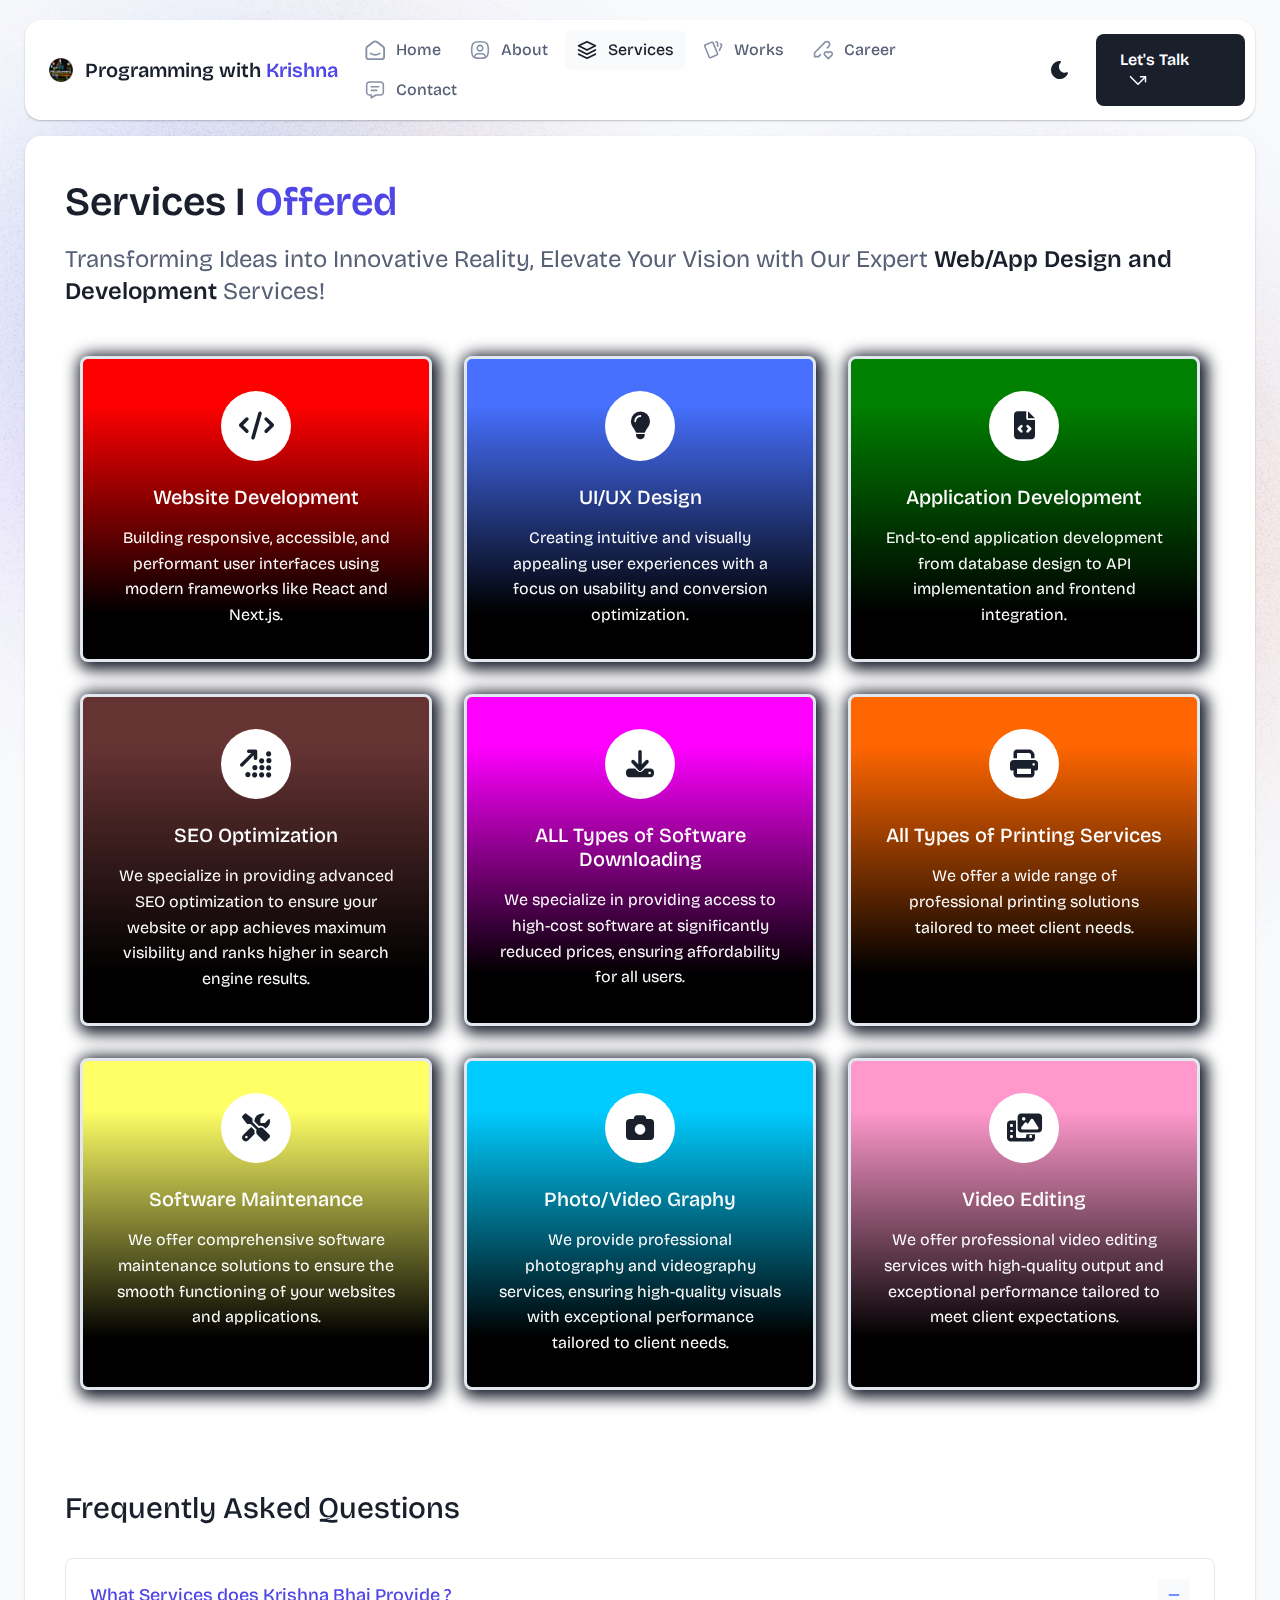
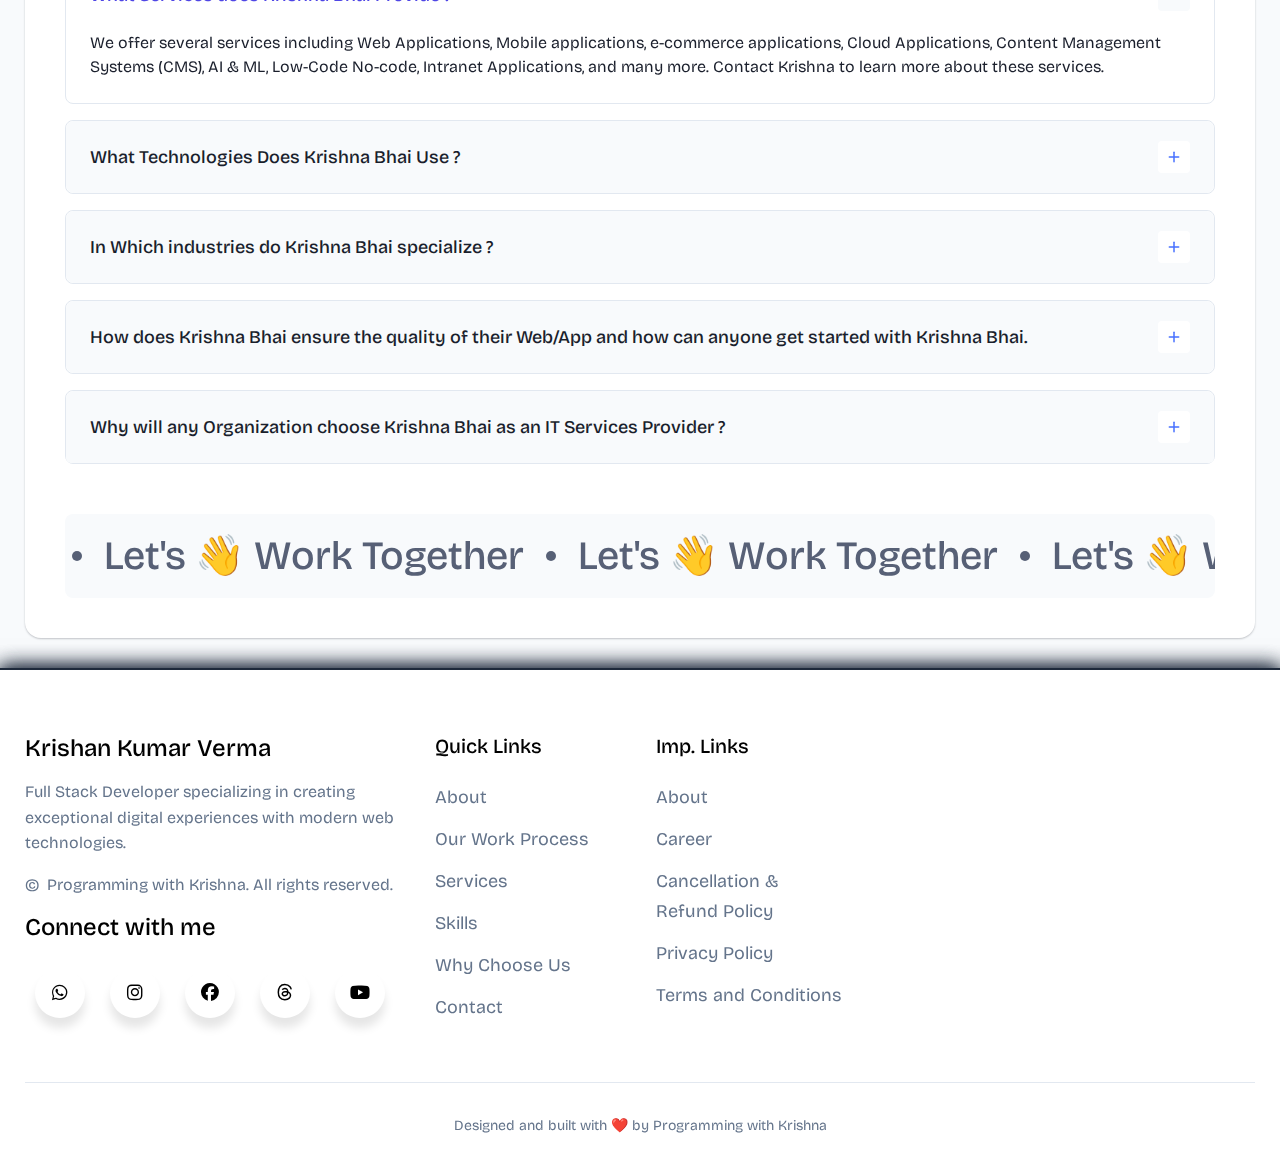
<file: services.html>
<!DOCTYPE html>
<html lang="en">
<head>
  <meta charset="UTF-8">
  <meta http-equiv="X-UA-Compatible" content="IE=edge">
  <title>Programming with krishna</title>
    <link rel="icon" type="image/x-icon" href="assets/img/logo.png">
  
  <meta name="viewport" content="width=device-width, initial-scale=1">

  <!-- CSS here -->
  <link rel="stylesheet" href="assets/css/bootstrap.min.css">
  <link rel="stylesheet" href="assets/fontawsome/css/all.min.css">
  <link rel="stylesheet" href="assets/fontawsome/css/fontawesome.min.css">
  <link rel="stylesheet" href="assets/css/slick.css">
  <link rel="stylesheet" href="assets/css/magnific-popup.css">
  <link rel="stylesheet" href="assets/css/style.css">
  <link rel="stylesheet" href="assets/css/responsive.css">
  <link rel="stylesheet" href="document/shapes.css">
  <link rel="stylesheet" href="document/style.css">
  <link rel="stylesheet" href="assets/css/2nd.css">
  <link rel="stylesheet" href="assets/css/my.css">
  
  <link rel="stylesheet" href="assets/css/social.css">
  <link rel="stylesheet" href="assets/com/com.css">
  <link rel="stylesheet" href="assets/css/suptitle/css/style.css">
  <link rel="stylesheet" href="https://cdnjs.cloudflare.com/ajax/libs/font-awesome/6.7.2/css/all.min.css">
  
</head>

<body class="self">
  <div id="page-content">
    <!-- header part start -->
    <header class="header-area myproperty1">     
      <nav class="navbar myproperty2">
        <div class="container">
          <div class="menu-container">
            <!-- ------------desktop---------- -->
            <div class="logo">
              <a class="navbar-brand me-0" href="index.html">
                <img src="assets/img/logo.png" alt="Programming with Krishna Logo" class="myproperty3"/>
                <span>Programming with <span class="primary">Krishna</span></span>
              </a>
            </div>
            <!-- ----------mobile------------ -->
            <div class="navbar-main d-flex flex-grow-1">
              <div class="logo inner-logo d-block d-xl-none">
                <a class="navbar-brand me-0" href="index.html">
                  <img src="assets/img/logo.png" alt="Programming with Krishna Logo" class="myproperty3"/>
                  <span><p class="myproperty4">Programming with </p><span class="primary">Krishna</span></span>
                </a>
              </div>
              <ul class="navbar-info mx-auto">
                <li class="nav-item">
                  <a class="nav-link" aria-current="page" href="index.html">
                    <svg class="nav-icon" viewBox="0 0 15 15" fill="none" xmlns="http://www.w3.org/2000/svg">
                      <path
                        d="M13.475 4.92481L9.03083 1.46814C8.64082 1.16473 8.1608 1 7.66667 1C7.17254 1 6.69251 1.16473 6.3025 1.46814L1.8575 4.92481C1.59037 5.13254 1.37424 5.39858 1.22563 5.7026C1.07701 6.00662 0.99984 6.34058 1 6.67897V12.679C1 13.121 1.17559 13.5449 1.48816 13.8575C1.80072 14.17 2.22464 14.3456 2.66667 14.3456H12.6667C13.1087 14.3456 13.5326 14.17 13.8452 13.8575C14.1577 13.5449 14.3333 13.121 14.3333 12.679V6.67897C14.3333 5.99314 14.0167 5.34564 13.475 4.92481Z"
                        stroke-width="1.4" stroke-linecap="round" stroke-linejoin="round" />
                      <path d="M10.9753 10.1665C9.13359 11.2773 6.14859 11.2773 4.30859 10.1665" stroke-width="1.4"
                        stroke-linecap="round" stroke-linejoin="round" />
                    </svg>

                    <span>Home</span>
                  </a>
                </li>
                <li class="nav-item">
                  <a class="nav-link" href="about.html">
                    <svg class="nav-icon" viewBox="0 0 18 18" fill="none" xmlns="http://www.w3.org/2000/svg">
                      <path
                        d="M9 9.8335C9.66304 9.8335 10.2989 9.5701 10.7678 9.10126C11.2366 8.63242 11.5 7.99654 11.5 7.3335C11.5 6.67045 11.2366 6.03457 10.7678 5.56573C10.2989 5.09689 9.66304 4.8335 9 4.8335C8.33696 4.8335 7.70107 5.09689 7.23223 5.56573C6.76339 6.03457 6.5 6.67045 6.5 7.3335C6.5 7.99654 6.76339 8.63242 7.23223 9.10126C7.70107 9.5701 8.33696 9.8335 9 9.8335Z"
                        stroke-width="1.4" stroke-linecap="round" stroke-linejoin="round" />
                      <path
                        d="M9 1.5C15 1.5 16.5 3 16.5 9C16.5 15 15 16.5 9 16.5C3 16.5 1.5 15 1.5 9C1.5 3 3 1.5 9 1.5Z"
                        stroke-width="1.4" stroke-linecap="round" stroke-linejoin="round" />
                      <path
                        d="M4 15.7085V15.6668C4 14.7828 4.35119 13.9349 4.97631 13.3098C5.60143 12.6847 6.44928 12.3335 7.33333 12.3335H10.6667C11.5507 12.3335 12.3986 12.6847 13.0237 13.3098C13.6488 13.9349 14 14.7828 14 15.6668V15.7085"
                        stroke-width="1.4" stroke-linecap="round" stroke-linejoin="round" />
                    </svg>
                    About
                  </a>
                </li>
                <li class="nav-item">
                  <a class="nav-link active" href="services.html">
                    <svg class="nav-icon" viewBox="0 0 16 16" fill="none" xmlns="http://www.w3.org/2000/svg">
                      <path d="M7.99967 1.3335L1.33301 4.66683L7.99967 8.00016L14.6663 4.66683L7.99967 1.3335Z"
                        stroke-width="1.4" stroke-linecap="round" stroke-linejoin="round" />
                      <path d="M1.33301 8L7.99967 11.3333L14.6663 8" stroke-width="1.4" stroke-linecap="round"
                        stroke-linejoin="round" />
                      <path d="M1.33301 11.3335L7.99967 14.6668L14.6663 11.3335" stroke-width="1.4"
                        stroke-linecap="round" stroke-linejoin="round" />
                    </svg>
                    Services
                  </a>
                </li>
                <li class="nav-item">
                  <a class="nav-link" href="portfolio.html">
                    <svg class="nav-icon" viewBox="0 0 18 17" fill="none" xmlns="http://www.w3.org/2000/svg">
                      <path
                        d="M2.00326 3.99733L7.95159 1.40649C8.04974 1.36442 8.15533 1.34243 8.26212 1.34181C8.3689 1.34119 8.47473 1.36196 8.57337 1.40289C8.67201 1.44382 8.76145 1.50408 8.83642 1.58013C8.9114 1.65617 8.97039 1.74646 9.00992 1.84566L13.1133 11.764C13.1985 11.9651 13.2014 12.1917 13.1213 12.3949C13.0412 12.5982 12.8845 12.7618 12.6849 12.8507L6.73742 15.4415C6.63922 15.4837 6.53356 15.5058 6.42668 15.5065C6.3198 15.5072 6.21387 15.4864 6.11514 15.4455C6.0164 15.4046 5.92688 15.3442 5.85184 15.2681C5.7768 15.192 5.71778 15.1016 5.67826 15.0023L1.57492 5.08316C1.48963 4.88204 1.48673 4.65546 1.56684 4.45222C1.64696 4.24898 1.80367 4.08616 2.00326 3.99733Z"
                        stroke-width="1.4" stroke-linecap="round" stroke-linejoin="round" />
                      <path
                        d="M11.5 1.3335H12.3333C12.5543 1.3335 12.7663 1.42129 12.9226 1.57757C13.0789 1.73385 13.1667 1.94582 13.1667 2.16683V5.0835"
                        stroke-width="1.4" stroke-linecap="round" stroke-linejoin="round" />
                      <path
                        d="M15.6663 3C15.8863 3.09333 16.0997 3.18083 16.3063 3.2625C16.5098 3.34882 16.6706 3.51241 16.7534 3.71729C16.8362 3.92217 16.8343 4.15155 16.748 4.355L14.833 8.83334"
                        stroke-width="1.4" stroke-linecap="round" stroke-linejoin="round" />
                    </svg>
                    Works
                  </a>
                </li>
                <li class="nav-item">
                  <a class="nav-link" href="blog.html">
                    <svg class="nav-icon" viewBox="0 0 17 16" fill="none" xmlns="http://www.w3.org/2000/svg">
                      <path
                        d="M12.1663 6.16676L13.4163 4.91676C13.6352 4.69789 13.8088 4.43805 13.9273 4.15208C14.0457 3.86612 14.1067 3.55962 14.1067 3.25009C14.1067 2.94056 14.0457 2.63406 13.9273 2.3481C13.8088 2.06213 13.6352 1.80229 13.4163 1.58342C13.1975 1.36455 12.9376 1.19094 12.6517 1.07248C12.3657 0.954033 12.0592 0.893066 11.7497 0.893066C11.4401 0.893066 11.1336 0.954033 10.8477 1.07248C10.5617 1.19094 10.3019 1.36455 10.083 1.58342L1.33301 10.3334V13.6668H4.66634L6.33301 12.0001"
                        stroke-width="1.4" stroke-linecap="round" stroke-linejoin="round" />
                      <path
                        d="M13.0004 15.3335L15.7921 12.5968C15.9633 12.4307 16.0995 12.232 16.1926 12.0124C16.2857 11.7927 16.3339 11.5567 16.3343 11.3181C16.3347 11.0796 16.2873 10.8434 16.1948 10.6235C16.1024 10.4035 15.9669 10.2044 15.7963 10.0377C15.448 9.69712 14.9806 9.50602 14.4935 9.50509C14.0065 9.50415 13.5383 9.69346 13.1888 10.0327L13.0021 10.216L12.8163 10.0327C12.4681 9.69237 12.0008 9.50143 11.5139 9.50049C11.0271 9.49956 10.5591 9.68871 10.2096 10.0277C10.0383 10.1937 9.9021 10.3924 9.80891 10.612C9.71572 10.8316 9.66746 11.0677 9.667 11.3062C9.66653 11.5447 9.71386 11.781 9.80619 12.0009C9.89853 12.2209 10.034 12.4201 10.2046 12.5868L13.0004 15.3335Z"
                        stroke-width="1.4" stroke-linecap="round" stroke-linejoin="round" />
                    </svg>
                    Career
                  </a>
                </li>
                <li class="nav-item">
                  <a class="nav-link" href="contact.html">
                    <svg class="nav-icon" viewBox="0 0 18 17" fill="none" xmlns="http://www.w3.org/2000/svg">
                      <path d="M5.66699 5.5H12.3337" stroke-width="1.4" stroke-linecap="round"
                        stroke-linejoin="round" />
                      <path d="M5.66699 8.8335H10.667" stroke-width="1.4" stroke-linecap="round"
                        stroke-linejoin="round" />
                      <path
                        d="M14 1.3335C14.663 1.3335 15.2989 1.59689 15.7678 2.06573C16.2366 2.53457 16.5 3.17045 16.5 3.8335V10.5002C16.5 11.1632 16.2366 11.7991 15.7678 12.2679C15.2989 12.7368 14.663 13.0002 14 13.0002H9.83333L5.66667 15.5002V13.0002H4C3.33696 13.0002 2.70107 12.7368 2.23223 12.2679C1.76339 11.7991 1.5 11.1632 1.5 10.5002V3.8335C1.5 3.17045 1.76339 2.53457 2.23223 2.06573C2.70107 1.59689 3.33696 1.3335 4 1.3335H14Z"
                        stroke-width="1.4" stroke-linecap="round" stroke-linejoin="round" />
                    </svg>
                    Contact
                  </a>
                </li>
              </ul>
              <div class="header-right-info d-flex align-items-center " >
                <button class="theme-control-btn">
                  <span class="dark">
                    <svg width="24" height="24" viewBox="0 0 24 24" fill="none" xmlns="http://www.w3.org/2000/svg">
                      <path
                        d="M11.8005 3C10.207 3.0003 8.64356 3.44286 7.27683 4.28049C5.91011 5.11811 4.79139 6.31937 4.04002 7.75612C3.28865 9.19288 2.93281 10.8112 3.01046 12.4386C3.08811 14.0659 3.59633 15.6411 4.48091 16.9963C5.3655 18.3514 6.59326 19.4356 8.03324 20.1333C9.47322 20.8309 11.0714 21.1157 12.6573 20.9574C14.2432 20.7991 15.7573 20.2036 17.0381 19.2344C18.319 18.2652 19.3185 16.9587 19.9301 15.4542C20.2302 14.7162 19.5111 13.9746 18.7875 14.2752C17.5475 14.7888 16.1706 14.8418 14.8963 14.425C13.622 14.0082 12.5308 13.1479 11.8126 11.9937C11.0943 10.8396 10.7943 9.4645 10.9648 8.10764C11.1353 6.75077 11.7655 5.49792 12.7458 4.5669L12.8136 4.4949C13.2986 3.9279 12.913 3.0072 12.1464 3.0072H11.9122L11.8524 3.0018L11.7996 3H11.8005Z"
                        fill="#1A1F2C" />
                    </svg>
                    <small class="theme-text d-block d-xl-none">Change appearance</small>
                  </span>
                  <span class="light">
                    <svg width="24" height="24" viewBox="0 0 24 24" fill="none" xmlns="http://www.w3.org/2000/svg">
                      <path
                        d="M12 19C12.2449 19 12.4813 19.09 12.6644 19.2527C12.8474 19.4155 12.9643 19.6397 12.993 19.883L13 20V21C12.9997 21.2549 12.9021 21.5 12.7272 21.6854C12.5522 21.8707 12.313 21.9822 12.0586 21.9972C11.8042 22.0121 11.5536 21.9293 11.3582 21.7657C11.1627 21.6021 11.0371 21.3701 11.007 21.117L11 21V20C11 19.7348 11.1054 19.4804 11.2929 19.2929C11.4804 19.1054 11.7348 19 12 19Z"
                        fill="#FD7E41" />
                      <path
                        d="M18.3127 16.9099L18.4067 16.9929L19.1067 17.6929C19.2861 17.8729 19.3902 18.1144 19.398 18.3683C19.4057 18.6223 19.3165 18.8697 19.1485 19.0602C18.9804 19.2508 18.7462 19.3702 18.4933 19.3943C18.2403 19.4184 17.9877 19.3454 17.7867 19.1899L17.6927 19.1069L16.9927 18.4069C16.8202 18.2347 16.7165 18.0053 16.7012 17.7619C16.6859 17.5186 16.76 17.278 16.9097 17.0855C17.0593 16.893 17.2741 16.7618 17.5137 16.7166C17.7533 16.6713 18.0012 16.7152 18.2107 16.8399L18.3127 16.9099Z"
                        fill="#FD7E41" />
                      <path
                        d="M7.00747 16.993C7.17965 17.1652 7.28308 17.3943 7.29836 17.6373C7.31364 17.8803 7.23972 18.1206 7.09047 18.313L7.00747 18.407L6.30747 19.107C6.12751 19.2863 5.88604 19.3905 5.63209 19.3982C5.37814 19.406 5.13076 19.3168 4.94019 19.1487C4.74963 18.9807 4.63017 18.7464 4.60607 18.4935C4.58198 18.2406 4.65506 17.988 4.81047 17.787L4.89347 17.693L5.59347 16.993C5.781 16.8055 6.03531 16.7002 6.30047 16.7002C6.56563 16.7002 6.81994 16.8055 7.00747 16.993Z"
                        fill="#FD7E41" />
                      <path
                        d="M3.99987 11C4.25475 11.0003 4.4999 11.0979 4.68524 11.2728C4.87057 11.4478 4.9821 11.687 4.99704 11.9414C5.01198 12.1958 4.92919 12.4464 4.7656 12.6418C4.60201 12.8373 4.36996 12.9629 4.11687 12.993L3.99987 13H2.99987C2.74499 12.9997 2.49984 12.9021 2.3145 12.7272C2.12916 12.5522 2.01763 12.313 2.0027 12.0586C1.98776 11.8042 2.07054 11.5536 2.23413 11.3582C2.39772 11.1627 2.62977 11.0371 2.88287 11.007L2.99987 11H3.99987Z"
                        fill="#FD7E41" />
                      <path
                        d="M20.9999 11C21.2547 11.0003 21.4999 11.0979 21.6852 11.2728C21.8706 11.4478 21.9821 11.687 21.997 11.9414C22.012 12.1958 21.9292 12.4464 21.7656 12.6418C21.602 12.8373 21.37 12.9629 21.1169 12.993L20.9999 13H19.9999C19.745 12.9997 19.4998 12.9021 19.3145 12.7272C19.1292 12.5522 19.0176 12.313 19.0027 12.0586C18.9878 11.8042 19.0705 11.5536 19.2341 11.3582C19.3977 11.1627 19.6298 11.0371 19.8829 11.007L19.9999 11H20.9999Z"
                        fill="#FD7E41" />
                      <path
                        d="M6.21264 4.80985L6.30664 4.89285L7.00664 5.59285C7.18599 5.77281 7.29011 6.01429 7.29787 6.26824C7.30562 6.52219 7.21642 6.76957 7.04839 6.96013C6.88036 7.1507 6.64609 7.27016 6.39316 7.29425C6.14024 7.31834 5.88763 7.24526 5.68664 7.08985L5.59264 7.00685L4.89264 6.30685C4.72073 6.13453 4.61757 5.90543 4.6025 5.66248C4.58744 5.41954 4.6615 5.17945 4.8108 4.98721C4.9601 4.79497 5.1744 4.66378 5.41351 4.61824C5.65262 4.57271 5.90013 4.61594 6.10964 4.73985L6.21264 4.80985Z"
                        fill="#FD7E41" />
                      <path
                        d="M19.1071 4.89288C19.2793 5.06508 19.3827 5.29418 19.398 5.5372C19.4132 5.78023 19.3393 6.02048 19.1901 6.21288L19.1071 6.30688L18.4071 7.00688C18.2271 7.18623 17.9856 7.29036 17.7317 7.29811C17.4777 7.30587 17.2304 7.21667 17.0398 7.04864C16.8492 6.8806 16.7298 6.64633 16.7057 6.39341C16.6816 6.14049 16.7547 5.88788 16.9101 5.68688L16.9931 5.59288L17.6931 4.89288C17.8806 4.70541 18.1349 4.6001 18.4001 4.6001C18.6652 4.6001 18.9196 4.70541 19.1071 4.89288Z"
                        fill="#FD7E41" />
                      <path
                        d="M12 2C12.2449 2.00003 12.4813 2.08996 12.6644 2.25272C12.8474 2.41547 12.9643 2.63975 12.993 2.883L13 3V4C12.9997 4.25488 12.9021 4.50003 12.7272 4.68537C12.5522 4.8707 12.313 4.98223 12.0586 4.99717C11.8042 5.01211 11.5536 4.92933 11.3582 4.76573C11.1627 4.60214 11.0371 4.3701 11.007 4.117L11 4V3C11 2.73478 11.1054 2.48043 11.2929 2.29289C11.4804 2.10536 11.7348 2 12 2Z"
                        fill="#FD7E41" />
                      <path
                        d="M12 7C12.9797 6.99994 13.9378 7.28769 14.7553 7.8275C15.5729 8.36731 16.2138 9.1354 16.5986 10.0364C16.9833 10.9373 17.0949 11.9315 16.9195 12.8953C16.7441 13.8592 16.2893 14.7502 15.6118 15.4579C14.9343 16.1655 14.0638 16.6585 13.1085 16.8756C12.1532 17.0928 11.1552 17.0245 10.2383 16.6793C9.3215 16.334 8.52629 15.7271 7.95146 14.9338C7.37663 14.1405 7.04752 13.1958 7.005 12.217L7 12L7.005 11.783C7.06092 10.4958 7.61161 9.27978 8.54222 8.38866C9.47284 7.49754 10.7115 7.00007 12 7Z"
                        fill="#FD7E41" />
                    </svg>
                    <small class="theme-text d-block d-xl-none">Change appearance</small>
                  </span>
                </button>
                <a href="contact.html" class="lets-talk-btn">
                  Let's Talk
                  <svg class="icon" width="20" height="20" viewBox="0 0 20 20" fill="none"
                    xmlns="http://www.w3.org/2000/svg">
                    <path d="M17.5 11.6665V6.6665H12.5" stroke="white" stroke-width="1.5" stroke-linecap="round"
                      stroke-linejoin="round" />
                    <path d="M17.5 6.6665L10 14.1665L2.5 6.6665" stroke="white" stroke-width="1.5" stroke-linecap="round"
                      stroke-linejoin="round" />
                  </svg>
                </a>
              </div>
            </div>
            <div class="mobile-menu-overlay d-block d-lg-none"></div>
            <div class="mobile-menu-control-bar d-block d-xl-none">
              <button class="mobile-menu-control-bar">
                <i class="fas fa-bars"></i>
              </button>
            </div>
          </div>
        </div>
      </nav>
    </header>
    <!-- header part end -->

     <!-- main area part start -->
     <main>

      <section class="content-box-area myproperty6">
        <div class="container">
          <div class="">
            <!-- -----------service ------- -->
            <div class="">
              <div class="card content-box-card">
                <div class="card-body">
                  <div class="top-info">
                    <div class="text">
                      <h1 class="main-title">Services I <span class="">Offered</span></h1>
                      <p>Transforming Ideas into Innovative Reality, Elevate Your Vision with Our Expert <b>Web/App
                          Design and Development</b> Services!</p>
                    </div>
                  </div>
                  <main class="main flow">
                    <div class="main__cards cards">
                      <div class="cards__inner">
                        
                          <div class="container">
                
                              <main class="main flow myproperty5">
                                <div class="main__cards cards">
                                  <div class="cards__inner">
                
                              <div class="services-grid cards">
                
                                  <div class="service-card gradient1">
                                      <div class="service-icon myproperty7">
                                          <i class="fas fa-code"></i>
                                      </div>
                                      <h3 class="myproperty8">Website Development</h3>
                                      <p>
                                          Building responsive, accessible, and performant user interfaces using modern frameworks like React and Next.js.
                                      </p>
                                  </div>
                                  <div class="service-card gradient2">
                                      <div class="service-icon myproperty7">
                                          <i class="fas fa-lightbulb"></i>
                                      </div>
                                      <h3 class="myproperty8">UI/UX Design</h3>
                                      <p>
                                          Creating intuitive and visually appealing user experiences with a focus on usability and conversion optimization.
                                      </p>
                                  </div>
                                  <div class="service-card gradient3">
                                      <div class="service-icon myproperty7">
                                          <i class="fas fa-file-code"></i>
                                      </div>
                                      <h3 class="myproperty8">Application Development</h3>
                                      <p>
                                          End-to-end application development from database design to API implementation and frontend integration.
                                      </p>
                                  </div>
                                  <div class="service-card gradient4">
                                    <div class="service-icon myproperty7">
                                      <i class="fa-solid fa-arrow-up-right-dots"></i>
                                    </div>
                                    <h3 class="myproperty8">SEO Optimization</h3>
                                    <p>
                                      We specialize in providing advanced SEO optimization to ensure your website or app achieves maximum visibility and ranks higher in search engine results.
                                    </p>
                                </div>
                                <div class="service-card gradient5">
                                  <div class="service-icon myproperty7">
                                    <i class="fa-solid fa-download"></i>
                                  </div>
                                  <h3 class="myproperty8">ALL Types of Software Downloading</h3>
                                  <p>
                                    We specialize in providing access to high-cost software at significantly reduced prices, ensuring affordability for all users.
                                  </p>
                              </div>
                              <div class="service-card gradient6">
                                <div class="service-icon myproperty7">
                                  <i class="fa-solid fa-print"></i>
                                </div>
                                <h3 class="myproperty8">All Types of Printing Services</h3>
                                <p class="myproperty8">
                                  We offer a wide range of professional printing solutions tailored to meet client needs.
                                </p>
                            </div>
                            <div class="service-card gradient7">
                              <div class="service-icon myproperty7">
                                <i class="fa-solid fa-screwdriver-wrench"></i>
                              </div>
                              <h3 class="myproperty8">Software Maintenance</h3>
                              <p class="myproperty8">
                                We offer comprehensive software maintenance solutions to ensure the smooth functioning of your websites and applications.
                              </p>
                          </div>
                          <div class="service-card gradient8">
                            <div class="service-icon myproperty7">
                              <i class="fa-solid fa-camera"></i>
                            </div>
                            <h3 class="myproperty8">Photo/Video Graphy</h3>
                            <p class="myproperty8">
                              We provide professional photography and videography services, ensuring high-quality visuals with exceptional performance tailored to client needs.
                            </p>
                        </div>
                        <div class="service-card gradient9">
                          <div class="service-icon myproperty7">
                            <i class="fa-solid fa-photo-film"></i>
                          </div>
                          <h3 class="myproperty8">Video Editing</h3>
                          <p class="myproperty8">
                            We offer professional video editing services with high-quality output and exceptional performance tailored to meet client expectations.
                          </p>
                      </div>
                              </div>
                            </div></div>
                            </main>
                          </div>
                  
                
              <!-- -----------  services conponent end--------- -->
                    </div></div>
                </main>

                  <!-- ----------services end--------- -->
                  <!-- <div class="client-feedback">
                    <h2 class="main-common-title">What our Clients Say
                    </h2>
                    <div class="row client-feedback-slider">
                      <div class="col-lg-6">
                        <div class="feedback-item">
                          <div class="feedback-top-info">
                            <div class="rating">
                              <i class="fas fa-star"></i>
                              <i class="fas fa-star"></i>
                              <i class="fas fa-star"></i>
                              <i class="fas fa-star"></i>
                              <i class="fas fa-star"></i>
                            </div>
                            <div class="website">
                               ---------link------ -->
                              <!-- <a href="#">Framer.com
                                <svg class="arrow-up" width="14" height="15" viewBox="0 0 14 15" fill="none"
                                  xmlns="http://www.w3.org/2000/svg">
                                  <path d="M9.91634 4.5835L4.08301 10.4168" stroke-linecap="round"
                                    stroke-linejoin="round" />
                                  <path d="M4.66699 4.5835H9.91699V9.8335" stroke-linecap="round"
                                    stroke-linejoin="round" />
                                </svg>
                              </a> -->
                            <!-- </div>
                          </div>
                          <div class="details">
                            <p>
                              "We've been together with Programming with krishna for over a year now, and I must say, it's been a game-changer
                                for us. The user interface is intuitive and the feature is awesome.
                            </p>
                          </div>
                          <div class="designation">
                            <p><span>Amit Yadav</span> - College principal</p>
                          </div>
                        </div>
                      </div>
                      <div class="col-lg-6">
                        <div class="feedback-item">
                          <div class="feedback-top-info">
                            <div class="rating">
                              <i class="fas fa-star"></i>
                              <i class="fas fa-star"></i>
                              <i class="fas fa-star"></i>
                              <i class="fas fa-star"></i>
                              <i class="fas fa-star"></i>
                            </div>
                            <div class="website">
                              <a href="#">Framer.com
                                <svg class="arrow-up" width="14" height="15" viewBox="0 0 14 15" fill="none"
                                  xmlns="http://www.w3.org/2000/svg">
                                  <path d="M9.91634 4.5835L4.08301 10.4168" stroke-linecap="round"
                                    stroke-linejoin="round" />
                                  <path d="M4.66699 4.5835H9.91699V9.8335" stroke-linecap="round"
                                    stroke-linejoin="round" />
                                </svg>
                              </a>
                            </div>
                          </div>
                          <div class="details">
                            <p>
                              "We've been using BentoFolio for over a year now, and I must say, it's been a game-changer
                              for us. The user interface is intuitive and the feature.
                            </p>
                          </div>
                          <div class="designation">
                            <p><span>Oliver Clain</span> - Product Designer</p>
                          </div>
                        </div>
                      </div>
                      <div class="col-lg-6">
                        <div class="feedback-item">
                          <div class="feedback-top-info">
                            <div class="rating">
                              <i class="fas fa-star"></i>
                              <i class="fas fa-star"></i>
                              <i class="fas fa-star"></i>
                              <i class="fas fa-star"></i>
                              <i class="fas fa-star"></i>
                            </div>
                            <div class="website">
                              <a href="#">Framer.com
                                <svg class="arrow-up" width="14" height="15" viewBox="0 0 14 15" fill="none"
                                  xmlns="http://www.w3.org/2000/svg">
                                  <path d="M9.91634 4.5835L4.08301 10.4168" stroke-linecap="round"
                                    stroke-linejoin="round" />
                                  <path d="M4.66699 4.5835H9.91699V9.8335" stroke-linecap="round"
                                    stroke-linejoin="round" />
                                </svg>
                              </a>
                            </div>
                          </div>
                          <div class="details">
                            <p>
                              "We've been using BentoFolio for over a year now, and I must say, it's been a game-changer
                              for us. The user interface is intuitive and the feature.
                            </p>
                          </div>
                          <div class="designation">
                            <p><span>Oliver Clain</span> - Product Designer</p>
                          </div>
                        </div>
                      </div>
                    </div>
                  </div> -->
                  <!-- -----------Asked Questions--------- -->
                   <div class="frequently-asked-questions">
                    <h2 class="main-common-title">Frequently Asked Questions
                    </h2>
                    <div class="frequently-asked-questions-main">
                      <div class="accordion" id="accordionExample">
                        <div class="accordion-item">
                          <h4 class="accordion-header" id="headingOne">
                            <button class="accordion-button" type="button" data-bs-toggle="collapse"
                              data-bs-target="#collapseOne" aria-expanded="true" aria-controls="collapseOne">
                              What Services does Krishna Bhai Provide ?
                              <span class="ms-auto">
                                <span class="icon ms-4">
                                  <img class="icon-plus" src="assets/img/icons/plus.svg" alt="plus">
                                  <img class="icon-minus d-none" src="assets/img/icons/minus.svg" alt="minus">
                                </span>
                              </span>
                            </button>
                          </h4>
                          <div id="collapseOne" class="accordion-collapse collapse show" aria-labelledby="headingOne"
                            data-bs-parent="#accordionExample">
                            <div class="accordion-body">
                              <p>We offer several services including Web Applications, Mobile applications, e-commerce applications, Cloud Applications, Content Management Systems (CMS), AI & ML, Low-Code No-code, Intranet Applications, and many more. Contact Krishna to learn more about these services.</p>
                            </div>
                          </div>
                        </div>
                        <div class="accordion-item">
                          <h4 class="accordion-header" id="headingTwoUnique">
                            <button class="accordion-button collapsed" type="button" data-bs-toggle="collapse"
                              data-bs-target="#collapseTwoUnique" aria-expanded="false" aria-controls="collapseTwoUnique">
                              What Technologies Does Krishna Bhai Use ?
                              <span class="ms-auto">
                                <span class="icon ms-4">
                                  <img class="icon-plus" src="assets/img/icons/plus.svg" alt="plus">
                                  <img class="icon-minus d-none" src="assets/img/icons/minus.svg" alt="minus">
                                </span>
                              </span>
                            </button>
                          </h4>
                          <div id="collapseTwoUnique" class="accordion-collapse collapse " aria-labelledby="headingTwoUnique"
                            data-bs-parent="#accordionExample">
                            <div class="accordion-body">
                              <p>We offer a wide range of technologies and advanced technologies which include HTML, CSS, JavaScript, Python, PHP, Java, Node.js, Angular, React, and many more. These type next-gen technologies are our main focus.</p>
                            </div>
                          </div>
                        </div>
                        <div class="accordion-item">
                          <h4 class="accordion-header" id="headingThree">
                            <button class="accordion-button collapsed" type="button" data-bs-toggle="collapse"
                              data-bs-target="#collapseThree" aria-expanded="false" aria-controls="collapseThree">
                              In Which industries do Krishna Bhai specialize ?
                              <span class="ms-auto">
                                <span class="icon ms-4">
                                  <img class="icon-plus" src="assets/img/icons/plus.svg" alt="plus">
                                  <img class="icon-minus d-none" src="assets/img/icons/minus.svg" alt="minus">
                                </span>
                              </span>
                            </button>
                          </h4>
                          <div id="collapseThree" class="accordion-collapse collapse" aria-labelledby="headingThree"
                            data-bs-parent="#accordionExample">
                            <div class="accordion-body">
                              <p>We have experience in various industries including Insurance, Manufacturing, Healthcare, Automobile, Education, Retail, and Business services and we have developed projects for the same improving feedback processing, decision-making, and streamlining internal processes. For more information kindly contact Krishna ji.</p>
                            </div>
                          </div>
                        </div>
                        <div class="accordion-item">
                          <h4 class="accordion-header" id="headingFour">
                            <button class="accordion-button collapsed" type="button" data-bs-toggle="collapse"
                              data-bs-target="#collapseFour" aria-expanded="false" aria-controls="collapseFour">
                              How does Krishna Bhai ensure the quality of their Web/App and how can anyone get started with Krishna Bhai.
                              <span class="ms-auto">
                                <span class="icon ms-4">
                                  <img class="icon-plus" src="assets/img/icons/plus.svg" alt="plus">
                                  <img class="icon-minus d-none" src="assets/img/icons/minus.svg" alt="minus">
                                </span>
                              </span>
                            </button>
                          </h4>
                          <div id="collapseFour" class="accordion-collapse collapse" aria-labelledby="headingFour"
                            data-bs-parent="#accordionExample">
                            <div class="accordion-body">
                              <p>Krishna Bhai ensures quality through testing, monitoring of activities, and coordination with clients regarding website updates. You can contact Krishna through the Call, Text, or Mail and discuss your requirements.</p>
                            </div>
                          </div>
                        </div>
                        <div class="accordion-item">
                          <h4 class="accordion-header" id="headingFive">
                            <button class="accordion-button collapsed" type="button" data-bs-toggle="collapse"
                              data-bs-target="#collapseFive" aria-expanded="false" aria-controls="collapseFive">
                              Why will any Organization choose Krishna Bhai as an IT Services Provider ?
                              <span class="ms-auto">
                                <span class="icon ms-4">
                                  <img class="icon-plus" src="assets/img/icons/plus.svg" alt="plus">
                                  <img class="icon-minus d-none" src="assets/img/icons/minus.svg" alt="minus">
                                </span>
                              </span>
                            </button>
                          </h4>
                          <div id="collapseFive" class="accordion-collapse collapse" aria-labelledby="headingFive"
                            data-bs-parent="#accordionExample">
                            <div class="accordion-body">
                              <p>As we offer a business-centric approach and quantitative benefits, we assign dedicated project managers, and measurable improvements to roll out robust, scalable, and secure websites, that are user-friendly and have a great UI / UX.</p>
                            </div>
                          </div>
                        </div>
                      </div>
                    </div>
                  </div>
                  
                  <div class="work-together-slider">
                    <div class="slider-main d-flex gap-4 align-items-center">
                      <div class="slider-item">
                        <a href="contact.html">Let's 👋 Work Together</a>
                        <a href="contact.html">Let's 👋 Work Together</a>
                      </div>
                      <div class="slider-item">
                        <a href="contact.html">Let's 👋 Work Together</a>
                        <a href="contact.html">Let's 👋 Work Together</a>
                      </div>
                    </div>
                  </div>
                </div>
              </div>
            </div>
          </div>
        </div>
      </section>

      <!-- background shape area start -->
      <div class="background-shapes">
        <div class="shape-1 common-shape">
          <img src="assets/img/bg/banner-shape-1.png" alt="banner-shape-1">
        </div>
        <div class="shape-2 common-shape">
          <img src="assets/img/bg/banner-shape-1.png" alt="banner-shape-1">
        </div>
        <div class="threed-shape-1 move-with-cursor" data-value="1">
          <img src="assets/img/bg/object-3d-1.png" alt="object-3d-1">
        </div>
        <div class="threed-shape-2 move-with-cursor" data-value="1">
          <img src="assets/img/bg/object-3d-2.png" alt="object-3d-2">
        </div>
      </div>
      <!-- background shape area end -->
    </main>
    <!-- main area part end -->

     <!-- Footer -->
     <footer class="footer footerbg" style="margin-top: 30px;">
      <div class="container">
          <div class="footer-grid">
         <div class="footer-about">
             <h3 class="footertext text-[black]">Krishan Kumar Verma</h3>
             <p>
            Full Stack Developer specializing in creating exceptional digital experiences with modern web technologies.
             </p>
             <p class="copyright">
            © <span id="current-year"></span> Programming with Krishna. All rights reserved.
             </p>
             <div class="social-links">
               <h4 class="text-[black] contactsocial">Connect with me</h4>
              
                 
                   <ul class="wrapper">
                     <a href="https://wa.me/919670158347">
                     <li class="icon whatsapp">
                       <span class="tooltip">Whatsapp</span>
                       <span><i class="fa-brands fa-whatsapp"></i></span>
                     </li>
                   </a>
                   </ul>
                 
                 
                   <ul class="wrapper">
                     <a href="https://www.instagram.com/programmingwith_krishna?igsh=dnVwa2JpdnpuZ25n">
                     <li class="icon instagram">
                       <span class="tooltip">Instagram</span>
                       <span><i class="fa-brands fa-instagram"></i></span>
                     </li>
                   </a>
                   </ul>
                 
                 
                   <ul class="wrapper">
                     <a href="https://www.facebook.com/share/1AKQW6g6fd/">
                     <li class="icon facebook">
                       <span class="tooltip">Facebook</span>
                       <span><i class="fa-brands fa-facebook"></i></span>
                     </li>
                   </a>
                   </ul>
                 
                   <ul class="wrapper">
                     <a href="https://www.threads.net/@programmingwith_krishna">
                     <li class="icon threads">
                       <span class="tooltip">Threads</span>
                       <span><i class="fa-brands fa-threads"></i></span>
                     </li>
                   </a>
                   </ul>
                 
                   <ul class="wrapper">
                     <a href="https://youtube.com/@programmingwith_krishna?si=GHwfmB6_pZNTZZ_d?sub_confirmation=1">
                     <li class="icon youtube">
                       <span class="tooltip">Youtube</span>
                       <span><i class="fa-brands fa-youtube"></i></span>
                     </li>
                   </a>
                   </ul>
             
           </div>
         </div>
         <div class="footer-links">
             <h3 class="footertext text-[black]">Quick Links</h3>
             <ul>
            <li><a href="#about">About</a></li>
            <li><a href="#ourworkprocess">Our Work Process</a></li>
            <li><a href="#services">Services</a></li>
            <li><a href="#skills">Skills</a></li>
            <li><a href="#whychooseus">Why Choose Us</a></li>
            <li><a href="#contact">Contact</a></li>
             </ul>
         </div>
         <div class="footer-links">
             <h3 class="footertext text-[black]">Imp. Links</h3>
             <ul>
              <li><a href="about.html">About</a></li>
              <li><a href="blog.html">Career</a></li>
              <li><a href="Cancellation.html">Cancellation & Refund Policy</a></li>
              <li><a href="Privacy.html">Privacy Policy</a></li>
              <li><a href="terms&conditions.html">Terms and Conditions</a></li>
             </ul>
         </div>
          </div>
          <div class="footer-bottom mx-auto">
           <a href="index.html" class="mx-auto">
         <p>Designed and built with ❤️ by Programming with Krishna</p>
       </a>
       </div>
      </div>
   </footer>
   <a href="#" class="scrollup" style="background: black;"><i class="fas fa-chevron-up text-[black]"></i></a>
  </div>

</body>
<script src="assets/js/vendor/jquery-3.6.0.min.js"></script>
<script src="assets/js/bootstrap.bundle.min.js"></script>
<script src="assets/js/jquery.magnific-popup.min.js"></script>
<script src="assets/js/ajax-form.js"></script>
<script src="assets/js/clipboard.min.js"></script>
<script src="assets/js/slick.min.js"></script>
<script src="assets/js/script.js"></script>
<script src="assets/js/cards/cards.js"></script>
<script src="assets/js/animation/app.js" ></script>
<script src="assets/js/animation/gallery-init.js"></script>
<script src="assets/js/my.js"></script>
</html>
</file>
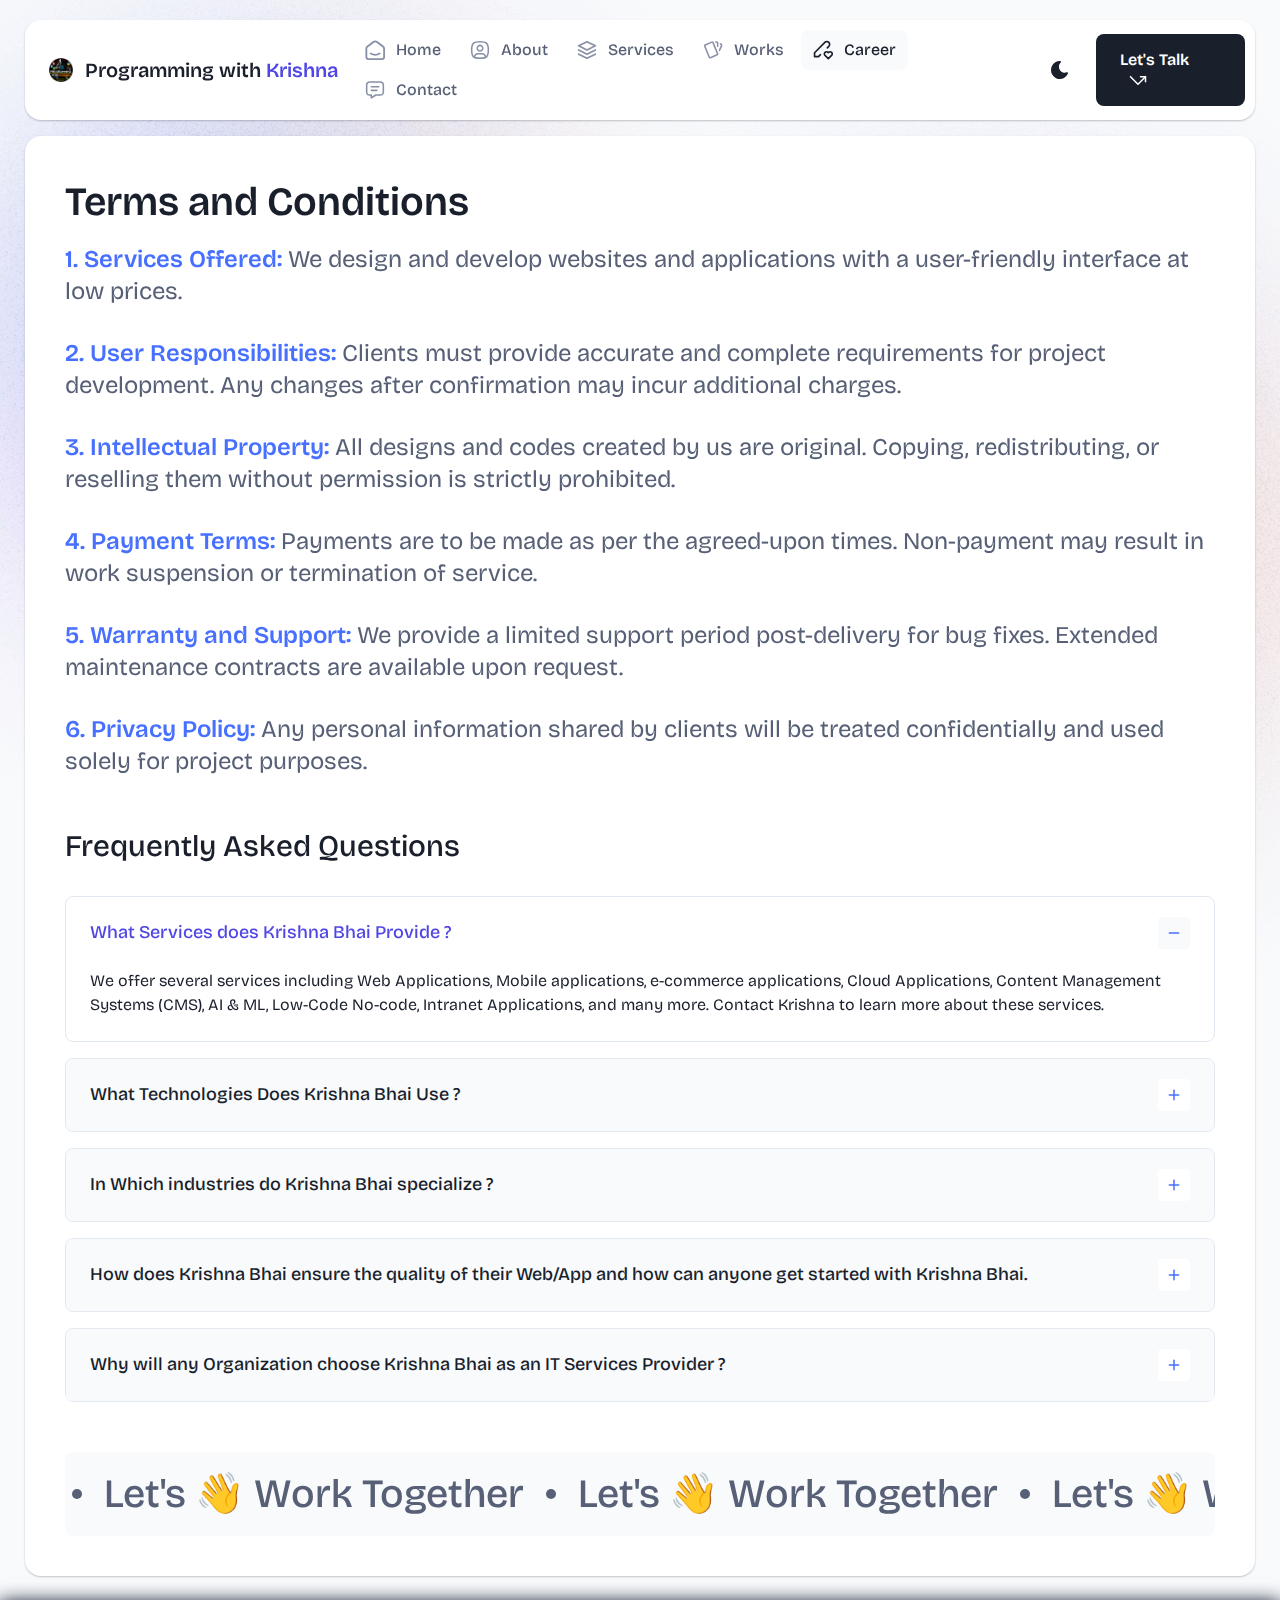
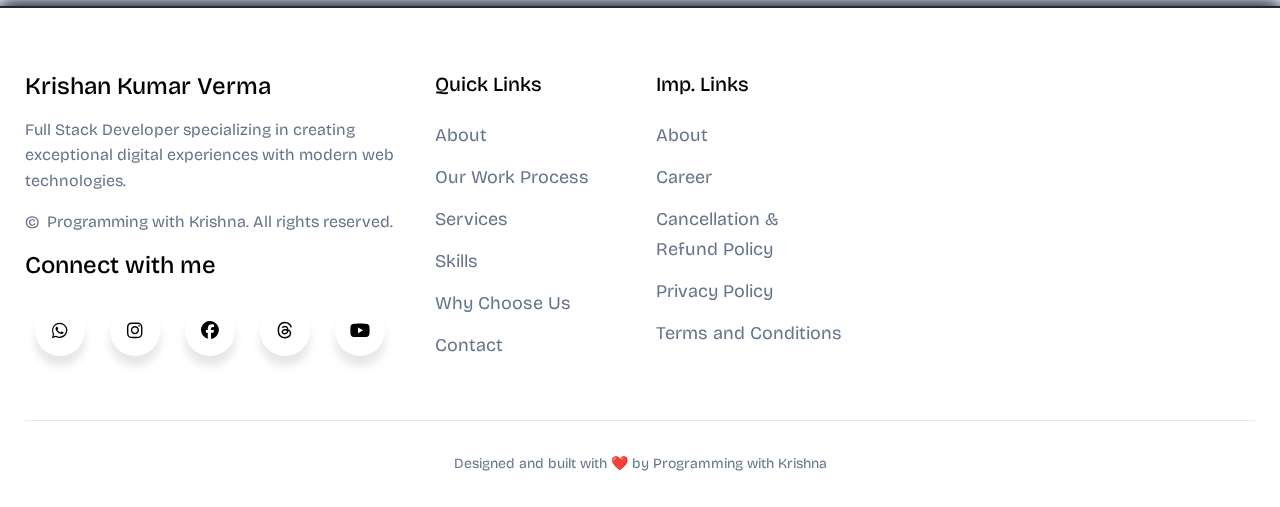
<file: terms&conditions.html>
<!DOCTYPE html>
<html lang="en">
<head>
  <meta charset="UTF-8">
  <meta http-equiv="X-UA-Compatible" content="IE=edge">
  <title>Programming with krishna</title>
    <link rel="icon" type="image/x-icon" href="assets/img/logo.png">
  
  <meta name="viewport" content="width=device-width, initial-scale=1">

  <!-- CSS here -->
  <link rel="stylesheet" href="assets/css/bootstrap.min.css">
  <link rel="stylesheet" href="assets/fontawsome/css/all.min.css">
  <link rel="stylesheet" href="assets/fontawsome/css/fontawesome.min.css">
  <link rel="stylesheet" href="assets/css/slick.css">
  <link rel="stylesheet" href="assets/css/magnific-popup.css">
  <link rel="stylesheet" href="assets/css/style.css">
  <link rel="stylesheet" href="assets/css/responsive.css">
  <link rel="stylesheet" href="document/shapes.css">
  <link rel="stylesheet" href="document/style.css">
  <link rel="stylesheet" href="assets/css/2nd.css">
  <link rel="stylesheet" href="assets/css/my.css">
  
  <link rel="stylesheet" href="assets/css/social.css">
  <link rel="stylesheet" href="assets/com/com.css">
  <link rel="stylesheet" href="assets/css/suptitle/css/style.css">
  <link rel="stylesheet" href="https://cdnjs.cloudflare.com/ajax/libs/font-awesome/6.7.2/css/all.min.css">
  
</head>

<body class="self">
  <div id="page-content">
    <!-- header part start -->
    <header class="header-area myproperty1">     
      <nav class="navbar myproperty2">
        <div class="container">
          <div class="menu-container">
            <!-- ------------desktop---------- -->
            <div class="logo">
              <a class="navbar-brand me-0" href="index.html">
                <img src="assets/img/logo.png" alt="Programming with Krishna Logo" class="myproperty3"/>
                <span>Programming with <span class="primary">Krishna</span></span>
              </a>
            </div>
            <!-- ----------mobile------------ -->
            <div class="navbar-main d-flex flex-grow-1">
              <div class="logo inner-logo d-block d-xl-none">
                <a class="navbar-brand me-0" href="index.html">
                  <img src="assets/img/logo.png" alt="Programming with Krishna Logo" class="myproperty3"/>
                  <span><p class="myproperty4">Programming with </p><span class="primary">Krishna</span></span>
                </a>
              </div>
              <ul class="navbar-info mx-auto">
                <li class="nav-item">
                  <a class="nav-link" aria-current="page" href="index.html">
                    <svg class="nav-icon" viewBox="0 0 15 15" fill="none" xmlns="http://www.w3.org/2000/svg">
                      <path
                        d="M13.475 4.92481L9.03083 1.46814C8.64082 1.16473 8.1608 1 7.66667 1C7.17254 1 6.69251 1.16473 6.3025 1.46814L1.8575 4.92481C1.59037 5.13254 1.37424 5.39858 1.22563 5.7026C1.07701 6.00662 0.99984 6.34058 1 6.67897V12.679C1 13.121 1.17559 13.5449 1.48816 13.8575C1.80072 14.17 2.22464 14.3456 2.66667 14.3456H12.6667C13.1087 14.3456 13.5326 14.17 13.8452 13.8575C14.1577 13.5449 14.3333 13.121 14.3333 12.679V6.67897C14.3333 5.99314 14.0167 5.34564 13.475 4.92481Z"
                        stroke-width="1.4" stroke-linecap="round" stroke-linejoin="round" />
                      <path d="M10.9753 10.1665C9.13359 11.2773 6.14859 11.2773 4.30859 10.1665" stroke-width="1.4"
                        stroke-linecap="round" stroke-linejoin="round" />
                    </svg>

                    <span>Home</span>
                  </a>
                </li>
                <li class="nav-item">
                  <a class="nav-link" href="about.html">
                    <svg class="nav-icon" viewBox="0 0 18 18" fill="none" xmlns="http://www.w3.org/2000/svg">
                      <path
                        d="M9 9.8335C9.66304 9.8335 10.2989 9.5701 10.7678 9.10126C11.2366 8.63242 11.5 7.99654 11.5 7.3335C11.5 6.67045 11.2366 6.03457 10.7678 5.56573C10.2989 5.09689 9.66304 4.8335 9 4.8335C8.33696 4.8335 7.70107 5.09689 7.23223 5.56573C6.76339 6.03457 6.5 6.67045 6.5 7.3335C6.5 7.99654 6.76339 8.63242 7.23223 9.10126C7.70107 9.5701 8.33696 9.8335 9 9.8335Z"
                        stroke-width="1.4" stroke-linecap="round" stroke-linejoin="round" />
                      <path
                        d="M9 1.5C15 1.5 16.5 3 16.5 9C16.5 15 15 16.5 9 16.5C3 16.5 1.5 15 1.5 9C1.5 3 3 1.5 9 1.5Z"
                        stroke-width="1.4" stroke-linecap="round" stroke-linejoin="round" />
                      <path
                        d="M4 15.7085V15.6668C4 14.7828 4.35119 13.9349 4.97631 13.3098C5.60143 12.6847 6.44928 12.3335 7.33333 12.3335H10.6667C11.5507 12.3335 12.3986 12.6847 13.0237 13.3098C13.6488 13.9349 14 14.7828 14 15.6668V15.7085"
                        stroke-width="1.4" stroke-linecap="round" stroke-linejoin="round" />
                    </svg>
                    About
                  </a>
                </li>
                <li class="nav-item">
                  <a class="nav-link" href="services.html">
                    <svg class="nav-icon" viewBox="0 0 16 16" fill="none" xmlns="http://www.w3.org/2000/svg">
                      <path d="M7.99967 1.3335L1.33301 4.66683L7.99967 8.00016L14.6663 4.66683L7.99967 1.3335Z"
                        stroke-width="1.4" stroke-linecap="round" stroke-linejoin="round" />
                      <path d="M1.33301 8L7.99967 11.3333L14.6663 8" stroke-width="1.4" stroke-linecap="round"
                        stroke-linejoin="round" />
                      <path d="M1.33301 11.3335L7.99967 14.6668L14.6663 11.3335" stroke-width="1.4"
                        stroke-linecap="round" stroke-linejoin="round" />
                    </svg>
                    Services
                  </a>
                </li>
                <li class="nav-item">
                  <a class="nav-link" href="portfolio.html">
                    <svg class="nav-icon" viewBox="0 0 18 17" fill="none" xmlns="http://www.w3.org/2000/svg">
                      <path
                        d="M2.00326 3.99733L7.95159 1.40649C8.04974 1.36442 8.15533 1.34243 8.26212 1.34181C8.3689 1.34119 8.47473 1.36196 8.57337 1.40289C8.67201 1.44382 8.76145 1.50408 8.83642 1.58013C8.9114 1.65617 8.97039 1.74646 9.00992 1.84566L13.1133 11.764C13.1985 11.9651 13.2014 12.1917 13.1213 12.3949C13.0412 12.5982 12.8845 12.7618 12.6849 12.8507L6.73742 15.4415C6.63922 15.4837 6.53356 15.5058 6.42668 15.5065C6.3198 15.5072 6.21387 15.4864 6.11514 15.4455C6.0164 15.4046 5.92688 15.3442 5.85184 15.2681C5.7768 15.192 5.71778 15.1016 5.67826 15.0023L1.57492 5.08316C1.48963 4.88204 1.48673 4.65546 1.56684 4.45222C1.64696 4.24898 1.80367 4.08616 2.00326 3.99733Z"
                        stroke-width="1.4" stroke-linecap="round" stroke-linejoin="round" />
                      <path
                        d="M11.5 1.3335H12.3333C12.5543 1.3335 12.7663 1.42129 12.9226 1.57757C13.0789 1.73385 13.1667 1.94582 13.1667 2.16683V5.0835"
                        stroke-width="1.4" stroke-linecap="round" stroke-linejoin="round" />
                      <path
                        d="M15.6663 3C15.8863 3.09333 16.0997 3.18083 16.3063 3.2625C16.5098 3.34882 16.6706 3.51241 16.7534 3.71729C16.8362 3.92217 16.8343 4.15155 16.748 4.355L14.833 8.83334"
                        stroke-width="1.4" stroke-linecap="round" stroke-linejoin="round" />
                    </svg>
                    Works
                  </a>
                </li>
                <li class="nav-item">
                  <a class="nav-link active" href="blog.html">
                    <svg class="nav-icon" viewBox="0 0 17 16" fill="none" xmlns="http://www.w3.org/2000/svg">
                      <path
                        d="M12.1663 6.16676L13.4163 4.91676C13.6352 4.69789 13.8088 4.43805 13.9273 4.15208C14.0457 3.86612 14.1067 3.55962 14.1067 3.25009C14.1067 2.94056 14.0457 2.63406 13.9273 2.3481C13.8088 2.06213 13.6352 1.80229 13.4163 1.58342C13.1975 1.36455 12.9376 1.19094 12.6517 1.07248C12.3657 0.954033 12.0592 0.893066 11.7497 0.893066C11.4401 0.893066 11.1336 0.954033 10.8477 1.07248C10.5617 1.19094 10.3019 1.36455 10.083 1.58342L1.33301 10.3334V13.6668H4.66634L6.33301 12.0001"
                        stroke-width="1.4" stroke-linecap="round" stroke-linejoin="round" />
                      <path
                        d="M13.0004 15.3335L15.7921 12.5968C15.9633 12.4307 16.0995 12.232 16.1926 12.0124C16.2857 11.7927 16.3339 11.5567 16.3343 11.3181C16.3347 11.0796 16.2873 10.8434 16.1948 10.6235C16.1024 10.4035 15.9669 10.2044 15.7963 10.0377C15.448 9.69712 14.9806 9.50602 14.4935 9.50509C14.0065 9.50415 13.5383 9.69346 13.1888 10.0327L13.0021 10.216L12.8163 10.0327C12.4681 9.69237 12.0008 9.50143 11.5139 9.50049C11.0271 9.49956 10.5591 9.68871 10.2096 10.0277C10.0383 10.1937 9.9021 10.3924 9.80891 10.612C9.71572 10.8316 9.66746 11.0677 9.667 11.3062C9.66653 11.5447 9.71386 11.781 9.80619 12.0009C9.89853 12.2209 10.034 12.4201 10.2046 12.5868L13.0004 15.3335Z"
                        stroke-width="1.4" stroke-linecap="round" stroke-linejoin="round" />
                    </svg>
                    Career
                  </a>
                </li>
                <li class="nav-item">
                  <a class="nav-link" href="contact.html">
                    <svg class="nav-icon" viewBox="0 0 18 17" fill="none" xmlns="http://www.w3.org/2000/svg">
                      <path d="M5.66699 5.5H12.3337" stroke-width="1.4" stroke-linecap="round"
                        stroke-linejoin="round" />
                      <path d="M5.66699 8.8335H10.667" stroke-width="1.4" stroke-linecap="round"
                        stroke-linejoin="round" />
                      <path
                        d="M14 1.3335C14.663 1.3335 15.2989 1.59689 15.7678 2.06573C16.2366 2.53457 16.5 3.17045 16.5 3.8335V10.5002C16.5 11.1632 16.2366 11.7991 15.7678 12.2679C15.2989 12.7368 14.663 13.0002 14 13.0002H9.83333L5.66667 15.5002V13.0002H4C3.33696 13.0002 2.70107 12.7368 2.23223 12.2679C1.76339 11.7991 1.5 11.1632 1.5 10.5002V3.8335C1.5 3.17045 1.76339 2.53457 2.23223 2.06573C2.70107 1.59689 3.33696 1.3335 4 1.3335H14Z"
                        stroke-width="1.4" stroke-linecap="round" stroke-linejoin="round" />
                    </svg>
                    Contact
                  </a>
                </li>
              </ul>
              <div class="header-right-info d-flex align-items-center " >
                <button class="theme-control-btn">
                  <span class="dark">
                    <svg width="24" height="24" viewBox="0 0 24 24" fill="none" xmlns="http://www.w3.org/2000/svg">
                      <path
                        d="M11.8005 3C10.207 3.0003 8.64356 3.44286 7.27683 4.28049C5.91011 5.11811 4.79139 6.31937 4.04002 7.75612C3.28865 9.19288 2.93281 10.8112 3.01046 12.4386C3.08811 14.0659 3.59633 15.6411 4.48091 16.9963C5.3655 18.3514 6.59326 19.4356 8.03324 20.1333C9.47322 20.8309 11.0714 21.1157 12.6573 20.9574C14.2432 20.7991 15.7573 20.2036 17.0381 19.2344C18.319 18.2652 19.3185 16.9587 19.9301 15.4542C20.2302 14.7162 19.5111 13.9746 18.7875 14.2752C17.5475 14.7888 16.1706 14.8418 14.8963 14.425C13.622 14.0082 12.5308 13.1479 11.8126 11.9937C11.0943 10.8396 10.7943 9.4645 10.9648 8.10764C11.1353 6.75077 11.7655 5.49792 12.7458 4.5669L12.8136 4.4949C13.2986 3.9279 12.913 3.0072 12.1464 3.0072H11.9122L11.8524 3.0018L11.7996 3H11.8005Z"
                        fill="#1A1F2C" />
                    </svg>
                    <small class="theme-text d-block d-xl-none">Change appearance</small>
                  </span>
                  <span class="light">
                    <svg width="24" height="24" viewBox="0 0 24 24" fill="none" xmlns="http://www.w3.org/2000/svg">
                      <path
                        d="M12 19C12.2449 19 12.4813 19.09 12.6644 19.2527C12.8474 19.4155 12.9643 19.6397 12.993 19.883L13 20V21C12.9997 21.2549 12.9021 21.5 12.7272 21.6854C12.5522 21.8707 12.313 21.9822 12.0586 21.9972C11.8042 22.0121 11.5536 21.9293 11.3582 21.7657C11.1627 21.6021 11.0371 21.3701 11.007 21.117L11 21V20C11 19.7348 11.1054 19.4804 11.2929 19.2929C11.4804 19.1054 11.7348 19 12 19Z"
                        fill="#FD7E41" />
                      <path
                        d="M18.3127 16.9099L18.4067 16.9929L19.1067 17.6929C19.2861 17.8729 19.3902 18.1144 19.398 18.3683C19.4057 18.6223 19.3165 18.8697 19.1485 19.0602C18.9804 19.2508 18.7462 19.3702 18.4933 19.3943C18.2403 19.4184 17.9877 19.3454 17.7867 19.1899L17.6927 19.1069L16.9927 18.4069C16.8202 18.2347 16.7165 18.0053 16.7012 17.7619C16.6859 17.5186 16.76 17.278 16.9097 17.0855C17.0593 16.893 17.2741 16.7618 17.5137 16.7166C17.7533 16.6713 18.0012 16.7152 18.2107 16.8399L18.3127 16.9099Z"
                        fill="#FD7E41" />
                      <path
                        d="M7.00747 16.993C7.17965 17.1652 7.28308 17.3943 7.29836 17.6373C7.31364 17.8803 7.23972 18.1206 7.09047 18.313L7.00747 18.407L6.30747 19.107C6.12751 19.2863 5.88604 19.3905 5.63209 19.3982C5.37814 19.406 5.13076 19.3168 4.94019 19.1487C4.74963 18.9807 4.63017 18.7464 4.60607 18.4935C4.58198 18.2406 4.65506 17.988 4.81047 17.787L4.89347 17.693L5.59347 16.993C5.781 16.8055 6.03531 16.7002 6.30047 16.7002C6.56563 16.7002 6.81994 16.8055 7.00747 16.993Z"
                        fill="#FD7E41" />
                      <path
                        d="M3.99987 11C4.25475 11.0003 4.4999 11.0979 4.68524 11.2728C4.87057 11.4478 4.9821 11.687 4.99704 11.9414C5.01198 12.1958 4.92919 12.4464 4.7656 12.6418C4.60201 12.8373 4.36996 12.9629 4.11687 12.993L3.99987 13H2.99987C2.74499 12.9997 2.49984 12.9021 2.3145 12.7272C2.12916 12.5522 2.01763 12.313 2.0027 12.0586C1.98776 11.8042 2.07054 11.5536 2.23413 11.3582C2.39772 11.1627 2.62977 11.0371 2.88287 11.007L2.99987 11H3.99987Z"
                        fill="#FD7E41" />
                      <path
                        d="M20.9999 11C21.2547 11.0003 21.4999 11.0979 21.6852 11.2728C21.8706 11.4478 21.9821 11.687 21.997 11.9414C22.012 12.1958 21.9292 12.4464 21.7656 12.6418C21.602 12.8373 21.37 12.9629 21.1169 12.993L20.9999 13H19.9999C19.745 12.9997 19.4998 12.9021 19.3145 12.7272C19.1292 12.5522 19.0176 12.313 19.0027 12.0586C18.9878 11.8042 19.0705 11.5536 19.2341 11.3582C19.3977 11.1627 19.6298 11.0371 19.8829 11.007L19.9999 11H20.9999Z"
                        fill="#FD7E41" />
                      <path
                        d="M6.21264 4.80985L6.30664 4.89285L7.00664 5.59285C7.18599 5.77281 7.29011 6.01429 7.29787 6.26824C7.30562 6.52219 7.21642 6.76957 7.04839 6.96013C6.88036 7.1507 6.64609 7.27016 6.39316 7.29425C6.14024 7.31834 5.88763 7.24526 5.68664 7.08985L5.59264 7.00685L4.89264 6.30685C4.72073 6.13453 4.61757 5.90543 4.6025 5.66248C4.58744 5.41954 4.6615 5.17945 4.8108 4.98721C4.9601 4.79497 5.1744 4.66378 5.41351 4.61824C5.65262 4.57271 5.90013 4.61594 6.10964 4.73985L6.21264 4.80985Z"
                        fill="#FD7E41" />
                      <path
                        d="M19.1071 4.89288C19.2793 5.06508 19.3827 5.29418 19.398 5.5372C19.4132 5.78023 19.3393 6.02048 19.1901 6.21288L19.1071 6.30688L18.4071 7.00688C18.2271 7.18623 17.9856 7.29036 17.7317 7.29811C17.4777 7.30587 17.2304 7.21667 17.0398 7.04864C16.8492 6.8806 16.7298 6.64633 16.7057 6.39341C16.6816 6.14049 16.7547 5.88788 16.9101 5.68688L16.9931 5.59288L17.6931 4.89288C17.8806 4.70541 18.1349 4.6001 18.4001 4.6001C18.6652 4.6001 18.9196 4.70541 19.1071 4.89288Z"
                        fill="#FD7E41" />
                      <path
                        d="M12 2C12.2449 2.00003 12.4813 2.08996 12.6644 2.25272C12.8474 2.41547 12.9643 2.63975 12.993 2.883L13 3V4C12.9997 4.25488 12.9021 4.50003 12.7272 4.68537C12.5522 4.8707 12.313 4.98223 12.0586 4.99717C11.8042 5.01211 11.5536 4.92933 11.3582 4.76573C11.1627 4.60214 11.0371 4.3701 11.007 4.117L11 4V3C11 2.73478 11.1054 2.48043 11.2929 2.29289C11.4804 2.10536 11.7348 2 12 2Z"
                        fill="#FD7E41" />
                      <path
                        d="M12 7C12.9797 6.99994 13.9378 7.28769 14.7553 7.8275C15.5729 8.36731 16.2138 9.1354 16.5986 10.0364C16.9833 10.9373 17.0949 11.9315 16.9195 12.8953C16.7441 13.8592 16.2893 14.7502 15.6118 15.4579C14.9343 16.1655 14.0638 16.6585 13.1085 16.8756C12.1532 17.0928 11.1552 17.0245 10.2383 16.6793C9.3215 16.334 8.52629 15.7271 7.95146 14.9338C7.37663 14.1405 7.04752 13.1958 7.005 12.217L7 12L7.005 11.783C7.06092 10.4958 7.61161 9.27978 8.54222 8.38866C9.47284 7.49754 10.7115 7.00007 12 7Z"
                        fill="#FD7E41" />
                    </svg>
                    <small class="theme-text d-block d-xl-none">Change appearance</small>
                  </span>
                </button>
                <a href="contact.html" class="lets-talk-btn">
                  Let's Talk
                  <svg class="icon" width="20" height="20" viewBox="0 0 20 20" fill="none"
                    xmlns="http://www.w3.org/2000/svg">
                    <path d="M17.5 11.6665V6.6665H12.5" stroke="white" stroke-width="1.5" stroke-linecap="round"
                      stroke-linejoin="round" />
                    <path d="M17.5 6.6665L10 14.1665L2.5 6.6665" stroke="white" stroke-width="1.5" stroke-linecap="round"
                      stroke-linejoin="round" />
                  </svg>
                </a>
              </div>
            </div>
            <div class="mobile-menu-overlay d-block d-lg-none"></div>
            <div class="mobile-menu-control-bar d-block d-xl-none">
              <button class="mobile-menu-control-bar">
                <i class="fas fa-bars"></i>
              </button>
            </div>
          </div>
        </div>
      </nav>
    </header>
    <!-- header part end -->

     <!-- main area part start -->
     <main>

      <section class="content-box-area myproperty6">
        <div class="container">
          <div class="">
            <!-- -----------service ------- -->
            <div class="">
              <div class="card content-box-card">
                <div class="card-body">
                  <div class="top-info">
                    <div class="text">
                      <h1 class="main-title">Terms and Conditions</h1>
                      <p><b><span class="canceltext">1. Services Offered:</span></b> We design and develop websites and applications with a user-friendly interface at low prices.
                      </p> <br/>

                      <p><b><span class="canceltext">2. User Responsibilities:</span></b> Clients must provide accurate and complete requirements for project development. Any changes after confirmation may incur additional charges.
                      </p> <br/>

                      <p><b><span class="canceltext">3. Intellectual Property:</span></b> All designs and codes created by us are original. Copying, redistributing, or reselling them without permission is strictly prohibited.
                      </p> <br/>

                      <p><b><span class="canceltext">4. Payment Terms:</span></b> Payments are to be made as per the agreed-upon times. Non-payment may result in work suspension or termination of service.
                      </p> <br/>

                      <p><b><span class="canceltext">5. Warranty and Support:</span></b> We provide a limited support period post-delivery for bug fixes. Extended maintenance contracts are available upon request.
                      </p> <br/>

                      <p><b><span class="canceltext">6. Privacy Policy:</span></b> Any personal information shared by clients will be treated confidentially and used solely for project purposes.
                      </p>

                    </div>
                  </div>
                  

                  <!-- ----------services end--------- -->
                  <!-- <div class="client-feedback">
                    <h2 class="main-common-title">What our Clients Say
                    </h2>
                    <div class="row client-feedback-slider">
                      <div class="col-lg-6">
                        <div class="feedback-item">
                          <div class="feedback-top-info">
                            <div class="rating">
                              <i class="fas fa-star"></i>
                              <i class="fas fa-star"></i>
                              <i class="fas fa-star"></i>
                              <i class="fas fa-star"></i>
                              <i class="fas fa-star"></i>
                            </div>
                            <div class="website">
                               ---------link------ -->
                              <!-- <a href="#">Framer.com
                                <svg class="arrow-up" width="14" height="15" viewBox="0 0 14 15" fill="none"
                                  xmlns="http://www.w3.org/2000/svg">
                                  <path d="M9.91634 4.5835L4.08301 10.4168" stroke-linecap="round"
                                    stroke-linejoin="round" />
                                  <path d="M4.66699 4.5835H9.91699V9.8335" stroke-linecap="round"
                                    stroke-linejoin="round" />
                                </svg>
                              </a> -->
                            <!-- </div>
                          </div>
                          <div class="details">
                            <p>
                              "We've been together with Programming with krishna for over a year now, and I must say, it's been a game-changer
                                for us. The user interface is intuitive and the feature is awesome.
                            </p>
                          </div>
                          <div class="designation">
                            <p><span>Amit Yadav</span> - College principal</p>
                          </div>
                        </div>
                      </div>
                      <div class="col-lg-6">
                        <div class="feedback-item">
                          <div class="feedback-top-info">
                            <div class="rating">
                              <i class="fas fa-star"></i>
                              <i class="fas fa-star"></i>
                              <i class="fas fa-star"></i>
                              <i class="fas fa-star"></i>
                              <i class="fas fa-star"></i>
                            </div>
                            <div class="website">
                              <a href="#">Framer.com
                                <svg class="arrow-up" width="14" height="15" viewBox="0 0 14 15" fill="none"
                                  xmlns="http://www.w3.org/2000/svg">
                                  <path d="M9.91634 4.5835L4.08301 10.4168" stroke-linecap="round"
                                    stroke-linejoin="round" />
                                  <path d="M4.66699 4.5835H9.91699V9.8335" stroke-linecap="round"
                                    stroke-linejoin="round" />
                                </svg>
                              </a>
                            </div>
                          </div>
                          <div class="details">
                            <p>
                              "We've been using BentoFolio for over a year now, and I must say, it's been a game-changer
                              for us. The user interface is intuitive and the feature.
                            </p>
                          </div>
                          <div class="designation">
                            <p><span>Oliver Clain</span> - Product Designer</p>
                          </div>
                        </div>
                      </div>
                      <div class="col-lg-6">
                        <div class="feedback-item">
                          <div class="feedback-top-info">
                            <div class="rating">
                              <i class="fas fa-star"></i>
                              <i class="fas fa-star"></i>
                              <i class="fas fa-star"></i>
                              <i class="fas fa-star"></i>
                              <i class="fas fa-star"></i>
                            </div>
                            <div class="website">
                              <a href="#">Framer.com
                                <svg class="arrow-up" width="14" height="15" viewBox="0 0 14 15" fill="none"
                                  xmlns="http://www.w3.org/2000/svg">
                                  <path d="M9.91634 4.5835L4.08301 10.4168" stroke-linecap="round"
                                    stroke-linejoin="round" />
                                  <path d="M4.66699 4.5835H9.91699V9.8335" stroke-linecap="round"
                                    stroke-linejoin="round" />
                                </svg>
                              </a>
                            </div>
                          </div>
                          <div class="details">
                            <p>
                              "We've been using BentoFolio for over a year now, and I must say, it's been a game-changer
                              for us. The user interface is intuitive and the feature.
                            </p>
                          </div>
                          <div class="designation">
                            <p><span>Oliver Clain</span> - Product Designer</p>
                          </div>
                        </div>
                      </div>
                    </div>
                  </div> -->
                  <!-- -----------Asked Questions--------- -->
                   <div class="frequently-asked-questions">
                    <h2 class="main-common-title">Frequently Asked Questions
                    </h2>
                    <div class="frequently-asked-questions-main">
                      <div class="accordion" id="accordionExample">
                        <div class="accordion-item">
                          <h4 class="accordion-header" id="headingOne">
                            <button class="accordion-button" type="button" data-bs-toggle="collapse"
                              data-bs-target="#collapseOne" aria-expanded="true" aria-controls="collapseOne">
                              What Services does Krishna Bhai Provide ?
                              <span class="ms-auto">
                                <span class="icon ms-4">
                                  <img class="icon-plus" src="assets/img/icons/plus.svg" alt="plus">
                                  <img class="icon-minus d-none" src="assets/img/icons/minus.svg" alt="minus">
                                </span>
                              </span>
                            </button>
                          </h4>
                          <div id="collapseOne" class="accordion-collapse collapse show" aria-labelledby="headingOne"
                            data-bs-parent="#accordionExample">
                            <div class="accordion-body">
                              <p>We offer several services including Web Applications, Mobile applications, e-commerce applications, Cloud Applications, Content Management Systems (CMS), AI & ML, Low-Code No-code, Intranet Applications, and many more. Contact Krishna to learn more about these services.</p>
                            </div>
                          </div>
                        </div>
                        <div class="accordion-item">
                          <h4 class="accordion-header" id="headingTwoUnique">
                            <button class="accordion-button collapsed" type="button" data-bs-toggle="collapse"
                              data-bs-target="#collapseTwoUnique" aria-expanded="false" aria-controls="collapseTwoUnique">
                              What Technologies Does Krishna Bhai Use ?
                              <span class="ms-auto">
                                <span class="icon ms-4">
                                  <img class="icon-plus" src="assets/img/icons/plus.svg" alt="plus">
                                  <img class="icon-minus d-none" src="assets/img/icons/minus.svg" alt="minus">
                                </span>
                              </span>
                            </button>
                          </h4>
                          <div id="collapseTwoUnique" class="accordion-collapse collapse " aria-labelledby="headingTwoUnique"
                            data-bs-parent="#accordionExample">
                            <div class="accordion-body">
                              <p>We offer a wide range of technologies and advanced technologies which include HTML, CSS, JavaScript, Python, PHP, Java, Node.js, Angular, React, and many more. These type next-gen technologies are our main focus.</p>
                            </div>
                          </div>
                        </div>
                        <div class="accordion-item">
                          <h4 class="accordion-header" id="headingThree">
                            <button class="accordion-button collapsed" type="button" data-bs-toggle="collapse"
                              data-bs-target="#collapseThree" aria-expanded="false" aria-controls="collapseThree">
                              In Which industries do Krishna Bhai specialize ?
                              <span class="ms-auto">
                                <span class="icon ms-4">
                                  <img class="icon-plus" src="assets/img/icons/plus.svg" alt="plus">
                                  <img class="icon-minus d-none" src="assets/img/icons/minus.svg" alt="minus">
                                </span>
                              </span>
                            </button>
                          </h4>
                          <div id="collapseThree" class="accordion-collapse collapse" aria-labelledby="headingThree"
                            data-bs-parent="#accordionExample">
                            <div class="accordion-body">
                              <p>We have experience in various industries including Insurance, Manufacturing, Healthcare, Automobile, Education, Retail, and Business services and we have developed projects for the same improving feedback processing, decision-making, and streamlining internal processes. For more information kindly contact Krishna ji.</p>
                            </div>
                          </div>
                        </div>
                        <div class="accordion-item">
                          <h4 class="accordion-header" id="headingFour">
                            <button class="accordion-button collapsed" type="button" data-bs-toggle="collapse"
                              data-bs-target="#collapseFour" aria-expanded="false" aria-controls="collapseFour">
                              How does Krishna Bhai ensure the quality of their Web/App and how can anyone get started with Krishna Bhai.
                              <span class="ms-auto">
                                <span class="icon ms-4">
                                  <img class="icon-plus" src="assets/img/icons/plus.svg" alt="plus">
                                  <img class="icon-minus d-none" src="assets/img/icons/minus.svg" alt="minus">
                                </span>
                              </span>
                            </button>
                          </h4>
                          <div id="collapseFour" class="accordion-collapse collapse" aria-labelledby="headingFour"
                            data-bs-parent="#accordionExample">
                            <div class="accordion-body">
                              <p>Krishna Bhai ensures quality through testing, monitoring of activities, and coordination with clients regarding website updates. You can contact Krishna through the Call, Text, or Mail and discuss your requirements.</p>
                            </div>
                          </div>
                        </div>
                        <div class="accordion-item">
                          <h4 class="accordion-header" id="headingFive">
                            <button class="accordion-button collapsed" type="button" data-bs-toggle="collapse"
                              data-bs-target="#collapseFive" aria-expanded="false" aria-controls="collapseFive">
                              Why will any Organization choose Krishna Bhai as an IT Services Provider ?
                              <span class="ms-auto">
                                <span class="icon ms-4">
                                  <img class="icon-plus" src="assets/img/icons/plus.svg" alt="plus">
                                  <img class="icon-minus d-none" src="assets/img/icons/minus.svg" alt="minus">
                                </span>
                              </span>
                            </button>
                          </h4>
                          <div id="collapseFive" class="accordion-collapse collapse" aria-labelledby="headingFive"
                            data-bs-parent="#accordionExample">
                            <div class="accordion-body">
                              <p>As we offer a business-centric approach and quantitative benefits, we assign dedicated project managers, and measurable improvements to roll out robust, scalable, and secure websites, that are user-friendly and have a great UI / UX.</p>
                            </div>
                          </div>
                        </div>
                      </div>
                    </div>
                  </div>
                  
                  <div class="work-together-slider">
                    <div class="slider-main d-flex gap-4 align-items-center">
                      <div class="slider-item">
                        <a href="contact.html">Let's 👋 Work Together</a>
                        <a href="contact.html">Let's 👋 Work Together</a>
                      </div>
                      <div class="slider-item">
                        <a href="contact.html">Let's 👋 Work Together</a>
                        <a href="contact.html">Let's 👋 Work Together</a>
                      </div>
                    </div>
                  </div>
                </div>
              </div>
            </div>
          </div>
        </div>
      </section>

      <!-- background shape area start -->
      <div class="background-shapes">
        <div class="shape-1 common-shape">
          <img src="assets/img/bg/banner-shape-1.png" alt="banner-shape-1">
        </div>
        <div class="shape-2 common-shape">
          <img src="assets/img/bg/banner-shape-1.png" alt="banner-shape-1">
        </div>
        <div class="threed-shape-1 move-with-cursor" data-value="1">
          <img src="assets/img/bg/object-3d-1.png" alt="object-3d-1">
        </div>
        <div class="threed-shape-2 move-with-cursor" data-value="1">
          <img src="assets/img/bg/object-3d-2.png" alt="object-3d-2">
        </div>
      </div>
      <!-- background shape area end -->
    </main>
    <!-- main area part end -->

     <!-- Footer -->
     <footer class="footer footerbg" style="margin-top: 30px;">
      <div class="container">
          <div class="footer-grid">
         <div class="footer-about">
             <h3 class="footertext text-[black]">Krishan Kumar Verma</h3>
             <p>
            Full Stack Developer specializing in creating exceptional digital experiences with modern web technologies.
             </p>
             <p class="copyright">
            © <span id="current-year"></span> Programming with Krishna. All rights reserved.
             </p>
             <div class="social-links">
               <h4 class="text-[black] contactsocial">Connect with me</h4>
              
                 
                   <ul class="wrapper">
                     <a href="https://wa.me/919670158347">
                     <li class="icon whatsapp">
                       <span class="tooltip">Whatsapp</span>
                       <span><i class="fa-brands fa-whatsapp"></i></span>
                     </li>
                   </a>
                   </ul>
                 
                 
                   <ul class="wrapper">
                     <a href="https://www.instagram.com/programmingwith_krishna?igsh=dnVwa2JpdnpuZ25n">
                     <li class="icon instagram">
                       <span class="tooltip">Instagram</span>
                       <span><i class="fa-brands fa-instagram"></i></span>
                     </li>
                   </a>
                   </ul>
                 
                 
                   <ul class="wrapper">
                     <a href="https://www.facebook.com/share/1AKQW6g6fd/">
                     <li class="icon facebook">
                       <span class="tooltip">Facebook</span>
                       <span><i class="fa-brands fa-facebook"></i></span>
                     </li>
                   </a>
                   </ul>
                 
                   <ul class="wrapper">
                     <a href="https://www.threads.net/@programmingwith_krishna">
                     <li class="icon threads">
                       <span class="tooltip">Threads</span>
                       <span><i class="fa-brands fa-threads"></i></span>
                     </li>
                   </a>
                   </ul>
                 
                   <ul class="wrapper">
                     <a href="https://youtube.com/@programmingwith_krishna?si=GHwfmB6_pZNTZZ_d?sub_confirmation=1">
                     <li class="icon youtube">
                       <span class="tooltip">Youtube</span>
                       <span><i class="fa-brands fa-youtube"></i></span>
                     </li>
                   </a>
                   </ul>
             
           </div>
         </div>
         <div class="footer-links">
             <h3 class="footertext text-[black]">Quick Links</h3>
             <ul>
            <li><a href="#about">About</a></li>
            <li><a href="#ourworkprocess">Our Work Process</a></li>
            <li><a href="#services">Services</a></li>
            <li><a href="#skills">Skills</a></li>
            <li><a href="#whychooseus">Why Choose Us</a></li>
            <li><a href="#contact">Contact</a></li>
             </ul>
         </div>
         <div class="footer-links">
             <h3 class="footertext text-[black]">Imp. Links</h3>
             <ul>
              <li><a href="about.html">About</a></li>
              <li><a href="blog.html">Career</a></li>
              <li><a href="Cancellation.html">Cancellation & Refund Policy</a></li>
              <li><a href="Privacy.html">Privacy Policy</a></li>
              <li><a href="terms&conditions.html">Terms and Conditions</a></li>
             </ul>
         </div>
          </div>
          <div class="footer-bottom mx-auto">
           <a href="index.html" class="mx-auto">
         <p>Designed and built with ❤️ by Programming with Krishna</p>
       </a>
       </div>
      </div>
   </footer>
   <a href="#" class="scrollup" style="background: black;"><i class="fas fa-chevron-up text-[black]"></i></a>
  </div>

</body>
<script src="assets/js/vendor/jquery-3.6.0.min.js"></script>
<script src="assets/js/bootstrap.bundle.min.js"></script>
<script src="assets/js/jquery.magnific-popup.min.js"></script>
<script src="assets/js/ajax-form.js"></script>
<script src="assets/js/clipboard.min.js"></script>
<script src="assets/js/slick.min.js"></script>
<script src="assets/js/script.js"></script>
<script src="assets/js/cards/cards.js"></script>
<script src="assets/js/animation/app.js" ></script>
<script src="assets/js/animation/gallery-init.js"></script>
<script src="assets/js/my.js"></script>
</html>
</file>
<file: assets/css/responsive.css>
@media (max-width:1399.98px) {
  .common-button-groups .btn {
    padding: 16px 13px;
    font-size: 15px;
  }

  .card-title {
    gap: 15px;
  }

  .background-shapes .threed-shape-1 {
    display: none;
  }

  .background-shapes .threed-shape-2 {
    display: none;
  }

  .work-experiance-card .work-experiance-slider li {
    display: flex !important;
    gap: 5px;
  }

  .work-experiance-card .work-experiance-slider li .date {
    margin-right: 30px;
  }

  .content-box-card .working-with-area .working-with-main {
    gap: 16px;
  }

  .article-publications-item .text .title {
    font-size: 20px;
  }

  .services .services-item {
    height: 100%;
  }

  .content-box-card .frequently-asked-questions .accordion-button {
    font-size: 18px;
    line-height: 1.5em;
  }

  .content-box-card .frequently-asked-questions .accordion-button {
    padding: 20px 24px;
  }

  .content-box-card .frequently-asked-questions .accordion-body p {
    font-size: 16px;
  }

  .portfolio-area .portfolio-item .image {
    padding: 24px;
  }

  .article-details-area .article-details-text .main-title {
    font-size: 24px;
    line-height: 1.3em;
  }

  .article-details-area .article-details-text p {
    font-size: 16px;
  }

  .article-details-area .article-details-text blockquote p {
    font-size: 16px;
  }

  .article-details-area .article-details-text .listed-info li {
    font-size: 16px;
    padding-bottom: 10px;
  }

  .leave-comments-area .comments-box {
    padding: 24px;
  }
}

@media (max-width:1199.98px) {
  .navbar .navbar-main {
    position: fixed;
    top: 0;
    left: -260px;
    width: 260px;
    height: 100%;
    background-color: var(--white);
    z-index: 9999;
    padding: 24px;
    transition: all linear 0.2s;
  }

  .header-area .container .navbar-main {
    flex-direction: column;
    overflow-y: auto;
  }

  .header-area .container .inner-logo {
    width: 100%;
    padding: 0 10px;
  }

  .header-area .container .navbar-info {
    margin: 0;
    margin-top: 26px;
    margin-bottom: 30px;
    width: 100%;
  }

  .header-area .navbar-info .nav-item {
    margin-bottom: 8px;
    display: block;
  }

  .header-area .header-right-info .lets-talk-btn {
    display: block;
    width: 100%;
  }

  .header-right-info {
    display: block !important;
    margin-top: auto;
    width: 100%;
  }

  .header-area .header-right-info .lets-talk-btn {
    margin-left: 0;
    text-align: center;
  }

  .header-area .header-right-info .theme-control-btn span {
    width: 100%;
    justify-content: flex-start;
    height: 40px;
    padding: 0 15px;
  }

  .header-area .header-right-info .theme-control-btn span small {
    font-size: 14px;
    font-weight: 400;
    color: #576076;
    margin-left: 10px;
  }

  .header-area .header-right-info .theme-control-btn {
    background-color: transparent;
    border: 0;
    width: 100%;
    margin-bottom: 12px;
  }

  .mobile-menu-overlay {
    position: fixed;
    top: 0;
    left: 0;
    width: 100%;
    height: 100%;
    background-color: rgba(14, 16, 24, 0.5);
    z-index: 999;
    visibility: hidden;
    opacity: 0;
    transition: all linear 0.2s;
  }

  .header-area .menu-container {
    justify-content: space-between;
    align-items: center;
    padding: 14px 10px 10px 24px;
  }

  .mobile-menu-overlay.show {
    visibility: visible;
    opacity: 1;
  }

  .profile-card .image {
    aspect-ratio: 6 / 4;
  }

  .profile-card .image img {
    object-fit: cover;
    height: 100%;
  }

  .common-button-groups .btn {
    padding: 16px 24px;
    font-size: 16px;
  }

  .expertise-card {
    height: unset;
  }

  .content-box-card .card-body {
    padding: 24px 24px 24px;
  }

  .content-box-card .top-info {
    display: flex;
    flex-direction: column;
  }

  .content-box-card .available-btn span {
    font-size: 16px;
    display: inline-block;
  }

  .content-box-card .available-btn {
    order: 1;
  }

  .content-box-card .top-info .text {
    order: 2;
  }

  .content-box-card .top-info .text {
    max-width: unset;
  }

  .content-box-card .top-info {
    gap: 24px;
  }

  .content-box-card .top-info .main-title {
    font-size: 30px;
    line-height: 1.2em;
  }

  .content-box-card .top-info p {
    font-size: 18px;
    line-height: 1.5em;
  }

  .content-box-card .top-info p b {
    font-size: 18px;
  }

  .content-box-card .main-common-title {
    font-size: 24px;
    line-height: 1.3em;
  }

  .content-box-card .working-with-area .working-with-main {
    gap: 8px;
  }

  .content-box-card .working-with-area .working-with-main .items {
    width: 60px;
    border-radius: 8px;
    height: 60px;
  }

  .content-box-card .working-with-area .working-with-main .items img {
    width: 32px;
    height: 32px;
  }

  .content-box-card .client-feedback-slider .icon {
    top: -65px;
  }

  .content-box-card .counter-area .counter .counter-item .number {
    font-size: 30px;
    line-height: 1.2em;
  }

  .content-box-card .counter-area .circle-area {
    display: none;
  }

  .content-box-card .top-info {
    margin-bottom: 40px;
  }

  .content-box-card .counter-area {
    margin-bottom: 40px;
  }

  .portfolio-area .portfolio-item .text .info .title {
    font-size: 20px;
    line-height: 1.4em;
  }

  .article-details-card {
    padding-top: 24px !important;
  }

  .contact-card .common-button-groups {
    margin-top: 0px;
    order: 2;
  }

  .portfolio-details-area .more-info-block .more-info-title {
    font-size: 24px;
    margin-bottom: 14px;
  }

  .portfolio-details-area .prev-and-next-btn .btn {
    font-size: 20px;
  }
}

@media (max-width:991.98px) {
  .services-item {
    padding: 16px 13px 16px 13px;
  }

  .content-box-card .working-with-area .working-with-main .items {
    width: 57px;
    height: 57px;
  }

  .article-details-area .article-details-text {
    margin-top: 26px;
  }

  .article-details-area .article-details-text .main-title {
    margin-bottom: 24px;
  }

  .article-details-area .article-details-text .tags-and-share {
    margin-bottom: 40px;
  }

  .leave-comments-area {
    margin-top: 40px;
  }

  .portfolio-details-area .prev-and-next-btn {
    column-gap: 16px;
  }
}

@media (max-width:767.98px) {
  .content-box-card .working-with-area .working-with-main .items {
    width: 73px;
    height: 73px;
  }

  .content-box-card .awards-recognitions .awards-item {
    display: block;
  }

  .content-box-card .awards-recognitions .awards-item .award-name {
    display: block;
  }

  .content-box-card .awards-recognitions .awards-item .award-name .icon {
    margin-bottom: 15px;
  }

  .content-box-card .awards-recognitions .awards-item .project-btn {
    text-align: right;
    margin-top: 15px;
  }

  .content-box-card .awards-recognitions .awards-item .winner-tag {
    margin-top: 15px;
  }

  .content-box-card .work-together-slider a {
    font-size: 30px;
    line-height: 1.2em;
  }

  .portfolio-area .portfolio-item .text .info .title {
    font-size: 18px;
  }

  .portfolio-area .portfolio-item .image {
    padding: 14px;
    border-radius: 8px;
  }

  .article-details-area .article-details-text .tags-and-share {
    display: flex;
    justify-content: space-between;
    gap: 20px;
    align-items: flex-start;
    margin-top: 30px;
    margin-bottom: 60px;
    flex-direction: column;
    justify-content: flex-start;
  }

  .portfolio-details-text {
    flex-direction: column;
  }

  .portfolio-details-text .overview {
    margin-top: 20px;
  }

  .portfolio-details-text .short-info {
    max-width: 100%;
  }

  .portfolio-details-area .prev-and-next-btn {
    column-gap: 16px;
  }
}

@media (max-width:575.98px) {
  .common-button-groups .btn.btn-copy {
    margin-top: 8px;
  }

  .work-experiance-card .work-experiance-slider li {
    flex-direction: column;
  }

  .card-title {
    gap: 6px;
    flex-direction: column;
    align-items: flex-start;
  }

  .services-item {
    height: 100%;
  }

  .services-item {
    padding: 10px 10px 14px 10px;
  }

  .content-box-card .counter-area .counter {
    max-width: 100%;
  }

  .content-box-card .counter-area .counter {
    gap: 26px;
    flex-wrap: wrap;
  }

  .content-box-card .client-feedback .feedback-item .feedback-top-info {
    gap: 25px;
  }

  .content-box-card .client-feedback-slider .icon.left {
    right: unset;
    left: 12px;
  }

  .content-box-card .client-feedback-slider .icon.right {
    left: 58px;
  }

  .client-feedback .main-common-title {
    padding-bottom: 56px;
  }

  .content-box-card .article-publications-slider .icon.left {
    right: unset;
    left: 12px;
  }

  .content-box-card .article-publications-slider .icon.right {
    left: 58px;
  }

  .article-publications .main-common-title {
    padding-bottom: 56px;
  }

  .portfolio-area .portfolio-item .text {
    padding: 24px 0;
    gap: 5px;
    flex-direction: column;
    padding-top: 14px;
  }

  .portfolio-area .portfolio-item .text .info .title {
    border-bottom: none;
  }

  .portfolio-details-area .prev-and-next-btn {
    flex-direction: column;
    row-gap: 12px;
  }

  .portfolio-details-area .prev-and-next-btn .btn {
    width: 100%;
    font-size: 18px;
    height: 64px;
  }
}
</file>
<file: document/shapes.css>
/* HTML: <div class="inverted-radius"></div> */
.inverted-radius {
    --r: 20px; /* the radius */
    --s: 30px; /* size of inner curve */
    --x: 20px; /* horizontal offset (no percentage) */
    --y: 10px; /* vertical offset (no percentage) */
    
    width: 250px;
    aspect-ratio: 1;
    background: #00FFFF;
    border-radius: var(--r);
    --_m:/calc(2*var(--r)) calc(2*var(--r)) radial-gradient(#000 70%,#0000 72%);
    --_g:conic-gradient(at calc(100% - var(--r)) var(--r),#0000 25%,#000 0);
    --_d:(var(--s) + var(--r));
    mask:
      calc(100% - var(--_d) - var(--x)) 0 var(--_m),
      100% calc(var(--_d) + var(--y)) var(--_m),
      radial-gradient(var(--s) at 100% 0,#0000 99%,#000 calc(100% + 1px)) 
       calc(-1*var(--r) - var(--x)) calc(var(--r) + var(--y)),
      var(--_g) calc(-1*var(--_d) - var(--x)) 0,
      var(--_g) 0 calc(var(--_d) + var(--y));
    mask-repeat: no-repeat;
  }

  /* HTML: <div class="wavy-box"></div> */
.wavy-box {
  --s: 20px;  /* control the size of the wave */
  --w: 360px; /* preferred  width */
  
  width: round(var(--w),4*var(--s)); 
  aspect-ratio: 1;
  padding: var(--s);
  border: var(--s) solid #0000;
  box-sizing: border-box;
  background: #CD8C52;
  border-radius: calc(3.5*var(--s)); /* for the image */
  mask: 
    radial-gradient(calc(sqrt(2)*var(--s)),#000 calc(100% - 1px),#0000),
    conic-gradient(#000 0 0) content-box,
    radial-gradient(calc(sqrt(2)*var(--s)),#0000 100%,#000 calc(100% + 1px)) 
     var(--s) var(--s) padding-box;
  mask-size: calc(var(--s)*4) calc(var(--s)*4);
}
</file>
<file: document/style.css>
/* Base Styles */
:root {
    --primary: #4f46e5;
    --primary-dark: #4f46e5;
    --primary-light: #a5b4fc;
    --primary-bg: rgba(99, 102, 241, 0.1);
    --secondary: #64748b;
    --dark: #1e293b;
    --light: #f8fafc;
    --muted: #94a3b8;
    --border: #e2e8f0;
    --card: #ffffff;
    --background: #f8fafc;
    --success: #10b981;
    --danger: #ef4444;
    --warning: #f59e0b;
    --radius: 0.5rem;
    --shadow: 0 4px 6px -1px rgba(0, 0, 0, 0.1), 0 2px 4px -1px rgba(0, 0, 0, 0.06);
    --shadow-lg: 0 10px 15px -3px rgba(0, 0, 0, 0.1), 0 4px 6px -2px rgba(0, 0, 0, 0.05);
    --transition: all 0.3s ease;
  }
  
  /* Dark Mode */
  .dark {
    --primary: #818cf8;
    --primary-dark: #6366f1;
    --primary-light: #c7d2fe;
    --primary-bg: rgba(99, 102, 241, 0.2);
    --secondary: #94a3b8;
    --dark: #f8fafc;
    --light: #1e293b;
    --muted: #64748b;
    --border: #334155;
    --card: #1e293b;
    --background: #0f172a;
  }
  
  * {
    margin: 0;
    padding: 0;
    box-sizing: border-box;
  }
  
  html {
    scroll-behavior: smooth;
  }
  
  body {
    font-family: "Inter", sans-serif;
    line-height: 1.6;
    color: var(--dark);
    background-color: var(--background);
    overflow-x: hidden;
    position: relative;
  }
  
  a {
    text-decoration: none;
    color: inherit;
    transition: var(--transition);
  }
  
  ul {
    list-style: none;
  }
  
  img {
    max-width: 100%;
    height: auto;
  }
  
  /* Background Canvas */
  #background-canvas {
    position: fixed;
    top: 0;
    left: 0;
    width: 100%;
    height: 100vh;
    z-index: -1;
  }
  
  /* Container */
  .container {
    width: 100%;
    max-width: 1600px;
    margin: 0 auto;
    padding: 0 1.5rem;
  }
  
  
  /* Section */

  
  .section-title {
    font-size: 2.5rem;
    font-weight: 700;
    text-align: center;
    margin-bottom: 1rem;
  }
  
  .section-description {
    font-size: 1.125rem;
    color: var(--secondary);
    text-align: center;
    max-width: 700px;
    margin: 0 auto 3rem;
  }
  .section-descriptionp {
    font-size: 1.125rem;
    color: var(--secondary);
    text-align: justify;
    max-width: 700px;
    margin: 0 auto 3rem;
  }
  
  .subsection-title {
    font-size: 1.75rem;
    font-weight: 700;
    text-align: center;
    margin: 4rem 0 2rem;
  }
  
  /* Header */
  .header {
    position: fixed;
    top: 0;
    left: 0;
    width: 100%;
    z-index: 100;
    background-color: rgba(248, 250, 252, 0.95);
    backdrop-filter: blur(10px);
    border-bottom: 1px solid var(--border);
    transition: var(--transition);
  }
  
  .dark .header {
    background-color: rgba(15, 23, 42, 0.95);
  }
  
  .header .container {
    display: flex;
    justify-content: space-between;
    align-items: center;
    height: 4rem;
  }
  
  .logo {
    font-size: 1.5rem;
    font-weight: 700;
  }
  
  .nav-list {
    display: flex;
    gap: 2rem;
  }
  
  .nav-link {
    color: var(--secondary);
    font-weight: 500;
  }
  
  .nav-link:hover {
    color: var(--primary);
  }
  
  .mobile-menu-btn {
    display: none;
    flex-direction: column;
    justify-content: space-between;
    width: 1.5rem;
    height: 1.25rem;
    cursor: pointer;
  }
  
  .mobile-menu-btn span {
    display: block;
    height: 2px;
    width: 100%;
    background-color: var(--dark);
    transition: var(--transition);
  }
  
  /* Hero Section */
  .hero {
    
    display: flex;
    align-items: center;
    position: relative;
    overflow: hidden;
  }
  
  .hero-content {
    max-width: 800px;
    
    text-align: center;
  }
  
  .hero-title {
    font-size: 3.5rem;
    font-weight: 800;
    line-height: 1.2;
    margin-bottom: 1rem;
  }
  
  .hero-subtitle {
    font-size: 1.5rem;
    color: var(--secondary);
    margin-bottom: 1.5rem;
  }
  
  .hero-description {
    font-size: 1.125rem;
    color: var(--secondary);
    margin-bottom: 2rem;
    max-width: 600px;
    margin-left: auto;
    margin-right: auto;
  }
  
  .hero-buttons {
    display: flex;
    gap: 1rem;
    justify-content: center;
    flex-wrap: wrap;
  }
  
  
  
  .scroll-indicator {
    position: absolute;
    top: 80%;
    left: 50%;
    transform: translateX(-50%);
    color: #4f46e5 ;
    /* font-size: 1.5rem; */
    animation: bounce 2s infinite;
  }
  
  @keyframes bounce {
    0%,
    20%,
    50%,
    80%,
    100% {
      transform: translateY(0) translateX(-50%);
    }
    40% {
      transform: translateY(-20px) translateX(-50%);
    }
    60% {
      transform: translateY(-10px) translateX(-50%);
    }
  }
  
  /* Buttons */
  .btn {
    display: inline-flex;
    align-items: center;
    justify-content: center;
    gap: 0.5rem;
    padding: 0.75rem 1.5rem;
    border-radius: var(--radius);
    font-weight: 500;
    transition: var(--transition);
    cursor: pointer;
    border: none;
    font-size: 1rem;
  }
  
  .btn-primary {
    background-color: var(--primary);
    color: white;
  }
  
  .btn-primary:hover {
    background-color: var(--primary-dark);
  }
  
  .btn-outline {
    background-color: transparent;
    color: var(--dark);
    border: 1px solid black;
  }
  
  .btn-outline:hover {
    background-color: var(--primary-bg);
    border-color: var(--primary);
    color: var(--primary);
  }
  
  .btn-sm {
    padding: 0.5rem 1rem;
    font-size: 0.875rem;
  }
  
  .btn-block {
    width: 100%;
  }
  
  /* About Section */
  .about-content {
    display: grid;
    grid-template-columns: 1fr 1fr;
    gap: 3rem;
    align-items: center;
    margin-bottom: 3rem;
  }
  
  .about-image {
    text-align: center;
  }
  
  
  .image-container {   
    width: 300px;
    height: 300px;
    border-radius: 50%;
    overflow: hidden;
    margin: 0 auto;
    border: 5px solid var(--primary-bg);
    box-shadow: 0px 0px 50px #1e293b,
                0px 0px 50px #1e293b inset;
  }
  
  .image-container img {
    width: 100%;
    height: 100%;
    object-fit: cover;
  }
  
  .about-text h3 {
    font-size: 1.75rem;
    margin-bottom: 1rem;
  }
  
  .about-text p {
    margin-bottom: 1.5rem;
    color: var(--secondary);
  }
  
  .about-info {
    display: grid;
    grid-template-columns: 1fr 1fr;
    gap: 1.5rem;
    margin-bottom: 1.5rem;
  }
  
  .info-item h4 {
    font-weight: 600;
    margin-bottom: 0.25rem;
  }
  
  .info-item p {
    color: var(--secondary);
    margin-bottom: 0;
  }
  
  .about-buttons {
    display: flex;
    gap: 1rem;
  }
  
  /* Timeline */
  .timeline {
    position: relative;
    max-width: 800px;
    margin: 0 auto;
    padding: 2rem 0;
  }
  /* --------line ---------- */
  .timeline::before {
    content: "";
    position: absolute;
    top: 0;
    left: 50%;
    transform: translateX(-50%);
    width: 2px;
    height: 100%;
    background-color: red;
    background-image: linear-gradient(red,#000066, #FF00FF, #9900CC, #FF6600, #006633, black );
  
    }
  
  .timeline-item {
    position: relative;
    margin-bottom: 3rem;
  }
  
  .timeline-icon {
    position: absolute;
    left: 50%;
    transform: translateX(-50%);
    width: 40px;
    height: 40px;
    border-radius: 50%;
    background-color: var(--primary);
    color: white;
    display: flex;
    align-items: center;
    justify-content: center;
    z-index: 1;
  }
  
  .timeline-content {
    width: calc(50% - 50px);
    padding: 1.5rem;
    background-color: var(--card);
    border-radius: var(--radius);
    box-shadow: var(--shadow);
    position: relative;
  }
  
  .timeline-item:nth-child(odd) .timeline-content {
    margin-left: auto;
  }
  
  .timeline-item:nth-child(even) .timeline-content {
    margin-right: auto;
  }


  /* ---------small shape ------------ */
  /* .timeline-content::before {
    content: "";
    position: absolute;
    top: 20px;
    width: 20px;
    height: 20px;
    
    transform: rotate(45deg);
  } */
  .timeline-content1::before {
    content: "";
    position: absolute;
    top: 20px;
    width: 20px;
    height: 20px;
    background-color: red;
    transform: rotate(45deg);
  }
  .timeline-content2::before {
    content: "";
    position: absolute;
    top: 20px;
    width: 20px;
    height: 20px;
    background-color: #000066;
    transform: rotate(45deg);
  }
  .timeline-content3::before {
    content: "";
    position: absolute;
    top: 20px;
    width: 20px;
    height: 20px;
    background-color: #FF00FF;
    transform: rotate(45deg);
  }
  .timeline-content4::before {
    content: "";
    position: absolute;
    top: 20px;
    width: 20px;
    height: 20px;
    background-color: #9900CC;
    transform: rotate(45deg);
  }
  .timeline-content5::before {
    content: "";
    position: absolute;
    top: 20px;
    width: 20px;
    height: 20px;
    background-color: #FF6600;
    transform: rotate(45deg);
  }
  .timeline-content6::before {
    content: "";
    position: absolute;
    top: 20px;
    width: 20px;
    height: 20px;
    background-color: #006633;
    transform: rotate(45deg);
  }

  
  .timeline-item:nth-child(odd) .timeline-content::before {
    left: -10px;
  }
  
  .timeline-item:nth-child(even) .timeline-content::before {
    right: -10px;
  }
  
  .timeline-content h4 {
    font-weight: 600;
    margin-bottom: 0.5rem;
  }
  
  .timeline-date {
    color: var(--primary);
    font-weight: 500;
    margin-bottom: 0.25rem;
  }
  
  .timeline-company {
    color: var(--secondary);
    margin-bottom: 0.5rem;
  }
  
  .timeline-description {
    color: var(--secondary);
  }
  
  /* Services Section */
  .services-grid {
    display: grid;
    grid-template-columns: repeat(auto-fill, minmax(300px, 1fr));
    gap: 2rem;
  }
  .services-grid1 {
    display: grid;
    grid-template-columns: repeat(auto-fill, minmax(250px, 1fr));
    gap: 2rem;
  }
  
  .service-card {
    background-color: var(--card);
    border-radius: var(--radius);
    padding: 2rem;
    text-align: center;
    box-shadow: 3px 3px 15px 5px #1A1F2C;
    transition: var(--transition);
    border: 3px solid var(--border);
  }
  
  .service-card:hover {
    transform: translateY(-10px);
    box-shadow: var(--shadow-lg);
    border-color: var(--primary-light);
  }
  
  .service-icon {
    width: 70px;
    height: 70px;
    background-color: var(--primary-bg);
    color: #1A1F2C;
    border-radius: 50%;
    display: flex;
    align-items: center;
    justify-content: center;
    margin: 0 auto 1.5rem;
    font-size: 1.75rem;
  }
  
  .service-card h3 {
    font-size: 1.25rem;
    margin-bottom: 1rem;
  }
  
  .service-card p {
    color: white;
  }
  
  /* Projects Section */
  .projects-grid {
    display: grid;
    grid-template-columns: repeat(auto-fill, minmax(350px, 1fr));
    gap: 2rem;
  }
  
  .project-card {
    background-color: var(--card);
    border-radius: var(--radius);
    overflow: hidden;
    box-shadow: var(--shadow);
    transition: var(--transition);
    border: 1px solid var(--border);
  }
  
  .project-card:hover {
    transform: translateY(-10px);
    box-shadow: var(--shadow-lg);
    border-color: var(--primary-light);
  }
  
  .project-image {
    overflow: hidden;
  }
  
  .project-image img {
    width: 100%;
    height: 250px;
    object-fit: cover;
    transition: transform 0.5s ease;
  }
  
  .project-card:hover .project-image img {
    transform: scale(1.05);
  }
  
  .project-content {
    padding: 1.5rem;
  }
  
  .project-content h3 {
    font-size: 1.25rem;
    margin-bottom: 0.75rem;
  }
  
  .project-content p {
    color: var(--secondary);
    margin-bottom: 1rem;
  }
  
  .project-tags {
    display: flex;
    flex-wrap: wrap;
    gap: 0.5rem;
    margin-bottom: 1.5rem;
  }
  
  .tag {
    background-color: var(--primary-bg);
    color: var(--primary);
    padding: 0.25rem 0.75rem;
    border-radius: 9999px;
    font-size: 0.75rem;
    font-weight: 500;
  }
  
  .project-links {
    display: flex;
    gap: 1rem;
  }
  
  .mt-8 {
    margin-top: 2rem;
  }
  
  .text-center {
    text-align: center;
  }
  
  /* Skills Section */
  .skills-grid {
    display: grid;
    grid-template-columns: repeat(auto-fill, minmax(200px, 1fr));
    gap: 2rem;
    
  }
  
  .skill-card {
    background-color: var(--card);
    border-radius: var(--radius);
    padding: 2rem;
    text-align: center;
    box-shadow: var(--shadow);
    transition: var(--transition);
    border: 1px solid var(--border);
  }
  
  .skill-card:hover {
    transform: translateY(-10px);
    box-shadow: var(--shadow-lg);
    border-color: var(--primary-light);
  }
  
  .skill-progress {
    position: relative;
    width: 100px;
    height: 100px;
    margin: 0 auto 1.5rem;
  }
  
  .skill-circle-bg,
  .skill-circle-progress {
    fill: none;
    stroke-width: 8;
  }
  
  .skill-circle-bg {
    stroke: var(--border);
  }
  
  .skill-circle-progress {
    stroke: var(--primary);
    stroke-linecap: round;
    stroke-dasharray: 283;
    stroke-dashoffset: calc(283 - (283 * var(--progress)) / 100);
    transform: rotate(-90deg);
    transform-origin: center;
    transition: stroke-dashoffset 1s ease;
  }
  
  .skill-percentage {
    position: absolute;
    top: 50%;
    left: 50%;
    transform: translate(-50%, -50%);
    font-weight: 700;
    font-size: 1.25rem;
  }
  
  .skill-card h3 {
    font-size: 1.125rem;
  }
  
  .skills-details {
    display: grid;
    grid-template-columns: 1fr 1fr;
    gap: 3rem;
  }
  
  .skill-detail h3 {
    font-size: 1.5rem;
    margin-bottom: 1rem;
  }
  
  .skill-detail p {
    color: var(--secondary);
    margin-bottom: 1.5rem;
  }
  
  .skill-list {
    list-style: none;
  }
  
  .skill-list li {
    display: flex;
    align-items: center;
    margin-bottom: 0.75rem;
  }
  
  .skill-dot {
    display: inline-block;
    width: 8px;
    height: 8px;
    background-color: var(--primary);
    border-radius: 50%;
    margin-right: 0.75rem;
  }
  
  /* Achievements Section */
  .achievements-grid {
    display: grid;
    grid-template-columns: repeat(auto-fill, minmax(300px, 1fr));
    gap: 2rem;
  }
  
  .achievement-card {
    background-color: var(--card);
    border-radius: var(--radius);
    padding: 2rem;
    box-shadow: var(--shadow);
    transition: var(--transition);
    border: 1px solid var(--border);
  }
  
  .achievement-card:hover {
    transform: translateY(-10px);
    box-shadow: var(--shadow-lg);
    border-color: var(--primary-light);
  }
  
  .achievement-icon {
    width: 50px;
    height: 50px;
    background-color: var(--primary-bg);
    color: var(--primary);
    border-radius: 50%;
    display: flex;
    align-items: center;
    justify-content: center;
    margin-bottom: 1.5rem;
    font-size: 1.25rem;
  }
  
  .achievement-card h3 {
    font-size: 1.25rem;
    margin-bottom: 0.5rem;
  }
  
  .achievement-org,
  .achievement-date {
    color: var(--secondary);
    margin-bottom: 0.25rem;
  }
  
  .achievement-description {
    color: var(--secondary);
    margin-top: 0.75rem;
  }
  
  /* Testimonials Section */
  .testimonials-slider {
    position: relative;
    max-width: 1000px;
    margin: 0 auto;
    overflow: hidden;
  }
  
  .testimonials-track {
    display: flex;
    transition: transform 0.5s ease;
  }
  
  .testimonial-card {
    flex: 0 0 100%;
    background-color: var(--card);
    border-radius: var(--radius);
    padding: 2rem;
    box-shadow: var(--shadow);
    border: 1px solid var(--border);
    margin: 0 1rem;
  }
  
  .testimonial-quote {
    color: var(--primary);
    font-size: 2rem;
    margin-bottom: 1rem;
  }
  
  .testimonial-content {
    color: var(--secondary);
    font-style: italic;
    margin-bottom: 1.5rem;
  }
  
  .testimonial-author {
    display: flex;
    align-items: center;
    gap: 1rem;
  }
  
  .testimonial-avatar {
    width: 60px;
    height: 60px;
    border-radius: 50%;
    overflow: hidden;
  }
  
  .testimonial-avatar img {
    width: 100%;
    height: 100%;
    object-fit: cover;
  }
  
  .testimonial-info h4 {
    font-weight: 600;
    margin-bottom: 0.25rem;
  }
  
  .testimonial-info p {
    color: var(--secondary);
    font-size: 0.875rem;
  }
  
  .testimonial-controls {
    display: flex;
    align-items: center;
    justify-content: center;
    margin-top: 2rem;
    gap: 1rem;
  }
  
  .testimonial-prev,
  .testimonial-next {
    background-color: var(--card);
    border: 1px solid var(--border);
    color: var(--dark);
    width: 40px;
    height: 40px;
    border-radius: 50%;
    display: flex;
    align-items: center;
    justify-content: center;
    cursor: pointer;
    transition: var(--transition);
  }
  
  .testimonial-prev:hover,
  .testimonial-next:hover {
    background-color: var(--primary);
    color: white;
    border-color: var(--primary);
  }
  
  .testimonial-dots {
    display: flex;
    gap: 0.5rem;
  }
  
  .testimonial-dot {
    width: 10px;
    height: 10px;
    border-radius: 50%;
    background-color: var(--border);
    cursor: pointer;
    transition: var(--transition);
  }
  
  .testimonial-dot.active {
    background-color: var(--primary);
  }
  
  /* Blog Section */
  .blog-grid {
    display: grid;
    grid-template-columns: repeat(auto-fill, minmax(300px, 1fr));
    gap: 2rem;
  }
  
  .blog-card {
    background-color: var(--card);
    border-radius: var(--radius);
    overflow: hidden;
    box-shadow: var(--shadow);
    transition: var(--transition);
    border: 1px solid var(--border);
  }
  
  .blog-card:hover {
    transform: translateY(-10px);
    box-shadow: var(--shadow-lg);
    border-color: var(--primary-light);
  }
  
  .blog-image {
    overflow: hidden;
  }
  
  .blog-image img {
    width: 100%;
    height: 200px;
    object-fit: cover;
    transition: transform 0.5s ease;
  }
  
  .blog-card:hover .blog-image img {
    transform: scale(1.05);
  }
  
  .blog-content {
    padding: 1.5rem;
  }
  
  .blog-date {
    display: flex;
    align-items: center;
    gap: 0.5rem;
    color: var(--secondary);
    font-size: 0.875rem;
    margin-bottom: 0.75rem;
  }
  
  .blog-content h3 {
    font-size: 1.25rem;
    margin-bottom: 0.75rem;
  }
  
  .blog-content p {
    color: var(--secondary);
    margin-bottom: 1rem;
  }
  
  .blog-link {
    color: var(--primary);
    font-weight: 500;
    display: inline-block;
  }
  
  .blog-link:hover {
    text-decoration: underline;
  }
  
  /* Contact Section */
  .contact-container {
    display: grid;
    grid-template-columns: 1fr 1fr;
    gap: 3rem;
  }
  
  .contact-info h3 {
    font-size: 1.5rem;
    margin-bottom: 1rem;
  }
  
  .contact-info > p {
    color: var(--secondary);
    margin-bottom: 2rem;
  }
  
  .contact-details {
    margin-bottom: 2rem;
  }
  
  .contact-item {
    display: flex;
    align-items: flex-start;
    gap: 1rem;
    margin-bottom: 1.5rem;
  }
  
  .contact-icon {
    width: 40px;
    height: 40px;
    background-color: var(--primary-bg);
    color: var(--primary);
    border-radius: 50%;
    display: flex;
    align-items: center;
    justify-content: center;
  }
  
  .contact-item h4 {
    font-weight: 600;
    margin-bottom: 0.25rem;
  }
  
  .contact-item p {
    color: var(--secondary);
  }
  
  .social-links h4 {
    margin-bottom: 1rem;
  }
  
  .social-icons {
    display: flex;
    gap: 1rem;
  }
  
  .social-icon {
    width: 40px;
    height: 40px;
    background-color: var(--border);
    color: var(--dark);
    border-radius: 50%;
    display: flex;
    align-items: center;
    justify-content: center;
    transition: var(--transition);
  }
  
  .social-icon:hover {
    background-color: var(--primary);
    color: white;
  }
  
  .contact-form-container {
    position: relative;
  }
  
  .contact-form {
    background-color: var(--card);
    border-radius: var(--radius);
    padding: 2rem;
    box-shadow: var(--shadow);
    border: 1px solid var(--border);
  }
  
  .form-group {
    margin-bottom: 1.5rem;
  }
  
  .form-group label {
    display: block;
    margin-bottom: 0.5rem;
    font-weight: 500;
  }
  
  .form-group input,
  .form-group textarea {
    width: 100%;
    padding: 0.75rem;
    border: 1px solid var(--border);
    border-radius: var(--radius);
    background-color: var(--background);
    color: var(--dark);
    font-family: inherit;
    transition: var(--transition);
  }
  
  .form-group input:focus,
  .form-group textarea:focus {
    outline: none;
    border-color: var(--primary);
    box-shadow: 0 0 0 2px var(--primary-bg);
  }
  
  .form-success {
    position: absolute;
    top: 0;
    left: 0;
    width: 100%;
    height: 100%;
    background-color: var(--card);
    border-radius: var(--radius);
    padding: 2rem;
    display: flex;
    flex-direction: column;
    align-items: center;
    justify-content: center;
    text-align: center;
    opacity: 0;
    visibility: hidden;
    transition: var(--transition);
  }
  
  .form-success.active {
    opacity: 1;
    visibility: visible;
  }
  
  .success-icon {
    width: 70px;
    height: 70px;
    background-color: var(--primary-bg);
    color: var(--primary);
    border-radius: 50%;
    display: flex;
    align-items: center;
    justify-content: center;
    font-size: 1.75rem;
    margin-bottom: 1.5rem;
  }
  
  .form-success h3 {
    font-size: 1.5rem;
    margin-bottom: 0.75rem;
  }
  
  .form-success p {
    color: var(--secondary);
    margin-bottom: 1.5rem;
  }
  
  /* Footer */
  .footer {
    
    border-top: 2px solid #1e293b;
    padding: 4rem 0 2rem;
    box-shadow: 0px 0px 20px #1e293b,
                0px 0px 20px #1e293b;
  }
  
  .footer-grid {
    display: grid;
    grid-template-columns: 2fr 1fr 1fr 2fr;
    gap: 2rem;
    margin-bottom: 3rem;
  }
  
  .footer-about h3 {
    font-size: 1.5rem;
    margin-bottom: 1rem;
  }
  
  .footer-about p {
    color: var(--secondary);
    margin-bottom: 1rem;
  }
  
  .footer-links h3 {
    font-size: 1.25rem;
    margin-bottom: 1.5rem;
  }
  
  .footer-links ul li {
    margin-bottom: 0.75rem;
  }
  
  .footer-links ul li a {
    color: var(--secondary);
  }
  
  .footer-links ul li a:hover {
    color: var(--primary);
  }
  
  .footer-newsletter h3 {
    font-size: 1.25rem;
    margin-bottom: 1rem;
  }
  
  .footer-newsletter p {
    color: var(--secondary);
    margin-bottom: 1.5rem;
  }
  
  .newsletter-form {
    display: flex;
    gap: 0.5rem;
  }
  
  .newsletter-form input {
    flex: 1;
    padding: 0.75rem;
    border: 1px solid var(--border);
    border-radius: var(--radius);
    background-color: var(--background);
    color: var(--dark);
  }
  
  .newsletter-form input:focus {
    outline: none;
    border-color: var(--primary);
  }
  
  .footer-bottom {
    display: flex;
    justify-content: space-between;
    align-items: center;
    padding-top: 2rem;
    border-top: 1px solid var(--border);
  }
  
  .footer-bottom p {
    color: var(--secondary);
    font-size: 0.875rem;
  }
  
  .footer-social {
    display: flex;
    gap: 1rem;
  }
  
  /* Animation Classes */
  .animate-fade-in {
    opacity: 0;
    animation: fadeIn 1s ease forwards;
  }
  
  .animate-item {
    opacity: 0;
    transform: translateY(30px);
  }
  
  .animate-item.active {
    opacity: 1;
    transform: translateY(0);
    transition: opacity 0.8s ease, transform 0.8s ease;
  }
  
  @keyframes fadeIn {
    from {
      opacity: 0;
      transform: translateY(20px);
    }
    to {
      opacity: 1;
      transform: translateY(0);
    }
  }
  
  /* Responsive Styles */
  @media (max-width: 1024px) {
    .footer-grid {
      grid-template-columns: 1fr 1fr;
      gap: 3rem;
    }
  }
  
  @media (max-width: 768px) {
    .section-title {
      font-size: 2rem;
    }
  
    .hero-title {
      font-size: 2.5rem;
    }
  
    .hero-subtitle {
      font-size: 1.25rem;
    }
  
    .about-content,
    .skills-details,
    .contact-container {
      grid-template-columns: 1fr;
    }
  
    .timeline::before {
      left: 30px;
    }
  
    .timeline-icon {
      left: 30px;
    }
  
    .timeline-content {
      width: calc(100% - 80px);
      margin-left: 80px !important;
    }
  
    .timeline-item:nth-child(even) .timeline-content::before,
    .timeline-item:nth-child(odd) .timeline-content::before {
      left: -10px;
    }
  
    .nav-list {
      display: none;
    }
  
    .mobile-menu-btn {
      display: flex;
    }
  
    .mobile-menu-open .nav-list {
      display: flex;
      flex-direction: column;
      position: absolute;
      top: 100%;
      left: 0;
      width: 100%;
      background-color: var(--card);
      padding: 1rem;
      box-shadow: var(--shadow);
      border-top: 1px solid var(--border);
    }
  }
  
  @media (max-width: 576px) {
    .hero-buttons {
      flex-direction: column;
    }
  
    .footer-grid {
      grid-template-columns: 1fr;
    }
  
    .footer-bottom {
      flex-direction: column;
      gap: 1rem;
      text-align: center;
    }
  
    .projects-grid,
    .services-grid,
    .services-grid1,
    .blog-grid,
    .achievements-grid {
      grid-template-columns: 1fr;
    }
  }
  
  /* Dark Mode Toggle */
  .theme-toggle {
    position: fixed;
    bottom: 2rem;
    right: 2rem;
    width: 50px;
    height: 50px;
    border-radius: 50%;
    background-color: var(--primary);
    color: white;
    display: flex;
    align-items: center;
    justify-content: center;
    cursor: pointer;
    z-index: 99;
    box-shadow: var(--shadow-lg);
    transition: var(--transition);
  }
  
  .theme-toggle:hover {
    transform: scale(1.1);
  }
   

  .bigcontent {
    font-size: 16px;
    font-weight: 400;
    color: var(--primary);
    line-height: 1.5em;
    
  }
  .underlinedetail:hover{
    border-bottom: 1px solid #4770FF;
  }
</file>
<file: assets/css/style.css>
/*
  Theme Name: Bentofolio - Bootstrap Personal Portfolio Template
  Support: marveltheme@gmail.com
  Description: Bentofolio - Bootstrap Personal Portfolio Template
  Version: 1.0
*/

/* CSS Index
============================
01. Variable CSS
02. Common CSS
03. Header
04. Home
05. About
06. Services
07. Portfolio
08. Blog
09. Contact
10. Footer
11. Theme Control
============================
*/

/*=============================
	1. Google Fonts
===============================*/
@import url('https://fonts.googleapis.com/css2?family=Bricolage+Grotesque:opsz,wght@12..96,300;12..96,400;12..96,500;12..96,600;12..96,700&amp;display=swap');

/*=============================
	01. Variable CSS start
===============================*/

:root {
	--font-family: "Bricolage Grotesque", sans-serif;
	--primary: #4770FF;
	--black: #1A1F2C;
	--light-black: #576076;
	--white: #ffffff;
	--dark-theme-bg: #000;
	--dark-theme-black: #0E1018;
	--dark-theme-white: #f0f2f5;
	--dark-theme-light-white: rgba(240, 242, 245, 0.7);
	--paragraph: #616670;
	--background: #F0F2F5;
	--font-size: 16px;
	--font-weight: 400;
	--line-height: 1.6em;
	--transision: all 0.1s ease-out 0s;
	--border: #DBDFE5;
}

/*=============================
	02. Common CSS start
===============================*/

* {
	margin: 0;
	padding: 0;
	outline: none;
	box-sizing: border-box;
}
html {
	scroll-behavior: smooth;
  }

body {
	font-family: var(--font-family);
	font-weight: var(--font-weight);
	font-size: var(--font-size);
	line-height: var(--line-height);
	color: var(--black);
	overflow-x: hidden;
	background-color: var(--background);
	padding: 24px 0 24px 0;
	min-height: 100vh;
}
aboutsus{
	font-family: var(--font-family);
	font-weight: var(--font-weight);
	font-size: var(--font-size);
	line-height: var(--line-height);
	color: var(--black);
	overflow-x: hidden;
	background-color: var(--background);
	padding: 24px 0 24px 0;
	min-height: 100vh;
}
h1,
h2,
h3,
h4,
h5,
h6 {
	margin: 0;
	padding: 0;
}

a,
span,
small {
	display: inline-block;
}

a,
button {
	-webkit-transition: all 0.1s ease-out 0s;
	-moz-transition: all 0.1s ease-out 0s;
	-ms-transition: all 0.1s ease-out 0s;
	-o-transition: all 0.1s ease-out 0s;
	transition: all 0.1s ease-out 0s;
	text-decoration: none;
}

a:focus,
.btn:focus,
button:focus {
	text-decoration: none;
	outline: none;
	box-shadow: none;
}


ul,
ol {
	margin: 0;
	padding: 0;
}

p {
	font-size: var(--font-size);
	font-weight: var(--font-weight);
	line-height: var(--line-height);
	color: var(--paragraph);
	margin: 0;
	padding: 0;
}

.uppercase {
	text-transform: uppercase;
}

.capitalize {
	text-transform: capitalize;
}

*::-moz-selection {
	background: var(--primary);
	color: var(--white);
	text-shadow: none;
}

::-moz-selection {
	background: var(--primary);
	color: var(--white);
	text-shadow: none;
}

::selection {
	background: var(--primary);
	color: var(--white);
	text-shadow: none;
}

.mt-24 {
	margin-top: 24px;
}

.mb-24 {
	margin-bottom: 24px;
}

#page-content {
	display: none;
}

/* background shapes start */
.background-shapes .shape-1 {
	position: fixed;
	top: -20%;
	left: -20%;
	z-index: -1;
}

.background-shapes .shape-2 {
	position: fixed;
	bottom: -20%;
	right: -20%;
	z-index: -1;
}

.background-shapes .common-shape {
	animation: rotateAnimation 60s infinite linear;
}

@keyframes rotateAnimation {
	from {
		transform: rotate(0deg);
	}

	to {
		transform: rotate(360deg);
		/* Rotates the element 360 degrees */
	}
}

.background-shapes .threed-shape-1 {
	position: fixed;
	top: 20%;
	left: 10%;
	z-index: -1;
}

.background-shapes .threed-shape-2 {
	position: fixed;
	bottom: 20%;
	right: 9%;
	z-index: -1;
}

/* card title start */
.card-title {
	font-size: 24px;
	font-weight: 600;
	line-height: 1.333em;
	display: flex;
	align-items: center;
	justify-content: space-between;
	gap: 24px;
}

.card-title .link-btn {
	font-size: 16px;
	font-weight: 400;
	color: var(--primary);
	line-height: 1.5em;
	border-bottom: 1px solid var(--border);
}

.card-title .link-btn:hover {
	border-color: var(--primary);
}

.card-title .link-btn .icon {
	stroke: var(--primary);
}

/*=============================
	03. Header CSS Start
===============================*/

.header-area {
	width: 100%;
	z-index: 99;
	position: sticky;
	top: 0;
}

.header-area .menu-container {
	background-color: var(--white);
	box-shadow: 0 1px 2px 0 rgba(26, 31, 44, 0.25);
	border-radius: 16px;
	padding: 10px 10px 10px 24px;
	display: flex;
	width: 100%;
	align-items: center;
	gap: 15px;
}

.header-area .container .navbar-main {
	display: inline-flex;
	gap: 12px;
	align-items: center;
}

.header-area .container .navbar-brand {
	display: flex;
	gap: 12px;
	align-items: center;
}

.header-area .container .navbar-brand .logo-icon {
	fill: var(--black);
}

.header-area .container .navbar-brand span {

	font-size: 20px;
	font-weight: 600;
	line-height: 1em;
	color: var(--black);

}

.headertitle1 {
		max-width: 800px;
		
		text-align: center;

  }

.header-area .container .navbar-brand span.primary {
	color: var(--primary);
}

.header-area .navbar {
	padding: 0;
}

.header-area .navbar-expand-lg .navbar-info {
	display: block !important;
}

.header-area .navbar-expand-lg .navbar-info .nav-link {
	padding: 0;
}

.header-area .navbar-info .nav-item {
	position: relative;
	display: inline-block;
}

.header-area .navbar-info .nav-link {
	color: var(--light-black);
	font-size: 16px;
	font-weight: 500;
	line-height: 120%;
	display: flex;
	align-items: center;
	padding: 10px 12px !important;
	border-radius: 8px;
}

.header-area .navbar-info .nav-link .nav-icon {
	stroke: #8991A7;
	width: 20px;
	height: 20px;
	margin-right: 11px;
	transition: var(--transision);
}

.header-area .navbar-info .nav-link.active {
	color: var(--black);
	background-color: var(--background);
}

.header-area .navbar-info .nav-link.active .nav-icon {
	stroke: var(--black);
}

.header-area .navbar-info .nav-item:hover .nav-link {
	background-color: var(--background);
}

.header-area .navbar-info .nav-item:hover .nav-link .nav-icon {
	stroke: var(--black);
}

.header-area .header-right-info .theme-control-btn {
	background-color: transparent;
	border: 0;
}

.header-area .header-right-info .theme-control-btn span {
	width: 40px;
	height: 40px;
	border-radius: 5px;
	background-color: transparent;
	display: flex;
	justify-content: center;
	align-items: center;
	transition: var(--transision);
}

.theme-control-btn .light {
	display: none !important;
}

.dark-theme .theme-control-btn .dark {
	display: none !important;
}

.dark-theme .theme-control-btn .light {
	display: flex !important;
}

.header-area .header-right-info .theme-control-btn span:hover {
	background-color: #f0f2f5;
}

.header-area .header-right-info .lets-talk-btn {
	background-color: var(--black);
	border-radius: 8px;
	padding: 16px 24px;
	font-size: 16px;
	font-weight: 600;
	color: var(--white);
	line-height: 1.2em;
	margin-left: 16px;
}

.header-area .header-right-info .lets-talk-btn:hover {
	background-color: var(--primary);
}

.header-area .header-right-info .lets-talk-btn .icon {
	margin-left: 8px;
}

.header-area .mobile-menu-control-bar .mobile-menu-control-bar {
	background-color: transparent;
	border: 0;
	font-size: 22px;
	margin-top: 2px;
	margin-right: 5px;
}

.navbar-main.show {
	left: 0 !important;
}

/*=============================
	04. Home page CSS Start
===============================*/

.home-area {
	margin-top: 24px;
}

.card {
	border: 0;
	background-color: var(--white);
	box-shadow: 0 1px 2px 0 rgba(26, 31, 44, 0.25);
	border-radius: 16px;
	height: 100%;
}

.card-body {
	padding: 24px;
}

.profile-card .image {
	background-color: var(--background);
	border-radius: 8px;
	overflow: hidden;
}

.profile-card .image img {
	margin-top: 10px;
}

.profile-card .text {
	margin-top: 24px;
}

.profile-card .text p {
	margin-top: 8px;
	color: var(--light-black);
	font-size: 16px;
	font-weight: 500;
	line-height: 1.5em;
}

.profile-card .text p span {
	color: var(--black);
	font-weight: 600;
}

.common-button-groups {
	margin-top: 24px;
}

.common-button-groups .btn {
	background-color: var(--primary);
	border-radius: 8px;
	padding: 16px 24px;
	font-size: 16px;
	font-weight: 500;
	color: var(--white);
	line-height: 1.5em;
	margin-right: 8px;
}

.common-button-groups .btn:hover {
	background-color: #2563EB;
}

.common-button-groups .btn .icon {
	margin-right: 8px;
}

.common-button-groups .btn.btn-call:focus {
	color: var(--white);
	border-color: transparent;
}

.common-button-groups .btn.btn-copy {
	border: 1px solid var(--border);
	background-color: transparent;
	color: var(--black);
	position: relative;
}

.common-button-groups .btn.btn-copy .icon {
	stroke: #1A1F2C;
	transition: var(--transision);
}

.common-button-groups .btn.btn-copy::before {
	position: absolute;
	content: "Copied to clipboard";
	background-color: var(--black);
	font-size: 12px;
	font-weight: 600;
	color: var(--white);
	border-radius: 5px;
	padding: 4px 12px;
	line-height: 14px;
	white-space: nowrap;
	top: -28px;
	left: 50%;
	transform: translateX(-50%);
	display: none;
}

.common-button-groups .btn.btn-copy.active::before {
	display: block !important;
}

.common-button-groups .btn.btn-copy:hover {
	background-color: var(--background);
}

.social-media-icon {
	margin-top: 30px;
}

.social-media-icon ul li {
	display: inline-block;
}

.social-media-icon ul li {
	margin-right: 4px;
}

.social-media-icon ul li a {
	color: #384559;
	font-size: 20px;
	width: 40px;
	height: 40px;
	border-radius: 8px;
	border: 1px solid var(--border);
	text-align: center;
	line-height: 40px;
}

.social-media-icon ul li a:hover {
	color: var(--primary);
}

.card-projects .project-item .image {
	background-color: var(--background);
	padding: 24px;
	padding-bottom: 0;
	border-radius: 8px;
	overflow: hidden;
	position: relative;
}

.card-projects .project-item .image img {
	border-radius: 8px;
	border-bottom-right-radius: 0;
	border-bottom-left-radius: 0;
}

.card-projects .project-item .image .info {
	position: absolute;
	bottom: 0;
	left: 0;
	background-image: linear-gradient(rgba(0, 0, 0, 0), rgba(0, 0, 0, 0.2));
	width: 100%;
}

.card-projects .project-item .image .info .category {
	font-size: 12px;
	font-weight: 500;
	color: var(--primary);
	background-color: var(--white);
	border-radius: 4px;
	padding: 4px 8px;
	margin: 16px;
	line-height: 1.333em;
}

.card-projects .project-item .image .full-image-preview {
	position: absolute;
	top: 50%;
	left: 50%;
	transform: translate(-50%);
	z-index: 9;
	width: 40px;
	height: 40px;
	background-color: var(--white);
	border-radius: 50%;
	text-align: center;
	line-height: 38px;
	color: var(--primary);
	filter: drop-shadow(0 12px 12px rgba(26, 31, 44, 0.25));
	margin-top: -10px;
	transition: var(--transision);
	visibility: hidden;
	opacity: 0;
}

.card-projects .project-item .image .full-image-preview .icon {
	width: 22px;
	height: 22px;
}

.card-projects .project-item .image:hover .full-image-preview {
	visibility: visible;
	opacity: 1;
}

.work-experiance-card {
	overflow: hidden;
	height: 299px;
}

.work-experiance-card .work-experiance-main {
	max-height: 220px;
	overflow: hidden;
	display: flex;
	flex-direction: column;
	gap: 16px;
}

.work-experiance-card .work-experiance-slider {
	animation: scrollY 10s linear infinite;
}

@keyframes scrollY {
	0% {
		transform: translateY(0)
	}

	to {
		transform: translateY(calc(-100% - 1rem))
	}
}

.work-experiance-card .work-experiance-main:hover .work-experiance-slider {
	animation-play-state: paused;
}

.work-experiance-card .work-experiance-slider li+li {
	margin-top: 16px;
}

.work-experiance-card .work-experiance-slider li {
	display: flex !important;
	gap: 30px;
}

.animate-scrollY:hover .work-experiance-slider {
	animation-play-state: paused;
}


.work-experiance-card .work-experiance-slider li .date {
	margin-right: 40px;
}

.work-experiance-card .work-experiance-slider li .date p {
	font-size: 14px;
	font-weight: 500;
	color: var(--light-black);
}

.work-experiance-card .work-experiance-slider li .info {
	display: flex;
	align-items: center;
	gap: 12px;
}

.work-experiance-card .work-experiance-slider li .info .icon {
	border-radius: 8px;
	width: 32px;
	height: 32px;
	background-color: var(--background);
	display: flex;
	justify-content: center;
	align-items: center;
}

.work-experiance-card .work-experiance-slider li .info .icon img {
	width: 20px;
}

.work-experiance-card .work-experiance-slider li .info .text .title {
	font-size: 16px;
	font-weight: 600;
	color: var(--black);
	line-height: 1.5em;
}

.work-experiance-card .work-experiance-slider li .info .text .subtitle {
	font-size: 14px;
	font-weight: 400;
	color: var(--light-black);
	line-height: 1.42em;
}

.expertise-card {
	height: 299px;
}

.expertise-card .expertise-item {
	text-align: center;
}

.expertise-card .expertise-item .image {
	background-color: var(--background);
	border-radius: 8px;
	padding: 14px 10px;
}

.expertise-card .expertise-item .image img {
	width: 32px;
	height: 32px;
}

.expertise-card .expertise-item .text .title {
	font-size: 16px;
	font-weight: 500;
	color: var(--black);
	line-height: 1.5em;
	margin-top: 8px;
}

.services-item {
	background-color: var(--background);
	padding: 16px 16px 24px 16px;
	border-radius: 16px;
}

.services-item .image {
	background-color: var(--white);
	border-radius: 8px;
	padding: 25px 14px;
}

.services-item .text .title {
	font-size: 16px;
	font-weight: 500;
	color: var(--black);
	line-height: 1.5em;
	margin-top: 16px;
}

.lets-talk-together-card .scrolling-info {
	background-color: var(--background);
	overflow: hidden;
	border-radius: 8px;
	height: 56px;
	margin-bottom: 24px;
	display: flex;
	align-items: center;
	overflow: hidden;
	white-space: nowrap;
}

.lets-talk-together-card .scrolling-info p {
	font-size: 18px !important;
	font-weight: 500 !important;
	color: var(--light-black);
	animation: marquee 10s linear infinite;
	margin-right: 10px;
}

.lets-talk-together-card .scrolling-info .slider-item {
	animation: scrolling 12s linear infinite;
}

@keyframes scrolling {
	0% {
		transform: translateX(35%)
	}

	to {
		transform: translateX(calc(-100% - 1.5rem))
	}
}

.lets-talk-together-card .card-title {
	font-size: 40px;
	font-weight: 600;
	color: var(--black);
	line-height: 1.375em;
	display: block;
}

.lets-talk-together-card .link-btn {
	font-size: 16px;
	font-weight: 500;
	color: var(--primary);
	margin-top: 14px;
	border-bottom: 1px solid var(--border);
}

.lets-talk-together-card .link-btn:hover {
	border-color: var(--primary);
}

.lets-talk-together-card .link-btn .icon {
	stroke: var(--primary) !important;
}

/*=============================
	05. About page CSS Start
===============================*/

.content-box-area .profile-card {
	position: sticky;
	top: 94px;
}

.content-box-area .card {
	height: unset;
}

.content-box-card .card-body {
	padding: 48px 40px 40px;
}

.content-box-card .top-info {
	
	margin-bottom: 48px;
}

.content-box-card .top-info .text {
	
	
	width: 100%;
}

.content-box-card .top-info .main-title {
	font-size: 40px;
	font-weight: 600;
	color: var(--black);
	line-height: 0.9em;
	margin-bottom: 24px;
}

.content-box-card .top-info .main-title span {
	color: var(--primary);
}

.content-box-card .top-info p {
	font-size: 24px;
	font-weight: 400;
	color: var(--light-black);
	line-height: 1.333em;
}

.content-box-card .top-info p b {
	font-size: 24px;
	font-weight: 600;
	color: var(--black);
}

.content-box-card .available-btn {
	flex: 0 0 auto;
}

.content-box-card .available-btn span {
	font-size: 18px;
	font-weight: 500;
	color: var(--primary);
	background-color: var(--background);
	padding: 8px 16px 8px 16px;
	border-radius: 8px;
	line-height: 1.5em;
	display: flex;
	align-items: center;
}

.content-box-card .available-btn span i {
	font-size: 8px;
	margin-right: 12px;
	position: relative;
}

.content-box-card .available-btn span i::after {
	position: absolute;
	top: 50%;
	left: 50%;
	transform: translate(-50%, -50%) scale(0);
	width: 100%;
	height: 100%;
	background-color: rgba(71, 112, 255, 0.3);
	border-radius: 50%;
	content: "";
	animation: live 1s ease-in-out infinite;
}

@keyframes live {
	0% {
		transform: translate(-50%, -50%) scale(1)
	}

	100% {
		transform: translate(-50%, -50%) scale(2.4);
		background-color: transparent
	}
}

.content-box-card .counter-area {
	display: flex;
	gap: 30px;
	justify-content: space-between;
	margin-bottom: 50px;
}

.content-box-card .counter-area .counter {
	display: flex;
	gap: 40px;
	max-width: 461px;
	flex-grow: 1;
}

.content-box-card .counter-area .counter .counter-item .number {
	font-size: 40px;
	font-weight: 600;
	color: var(--black);
	line-height: 0.9em;
}

.content-box-card .counter-area .counter .counter-item .subtitle {
	font-size: 16px;
	font-weight: 400;
	color: var(--light-black);
	line-height: 1.5em;
	margin-top: 8px;
}

.content-box-card .counter-area .circle-area {
	margin-top: -30px;
	margin-right: 18px;
}

.content-box-card .counter-area .circle-text {
	flex: 0 0 auto;
	position: relative;
}

.content-box-card .counter-area .circle-text .circle-image {
	position: absolute;
	top: 50%;
	left: 50%;
	transform: translate(-50%, -50%);
	width: 100px;
	height: 100px;
	animation: spin 10s linear infinite;
}

@keyframes spin {
	to {
		transform: translate(-50%, -50%) rotate(1turn)
	}
}

.content-box-card .counter-area .circle-text .arrow-down {
	width: 70px;
	height: 70px;
	background-color: var(--primary);
	border-radius: 50%;
	display: flex;
	justify-content: center;
	align-items: center;
}

.content-box-card .main-common-title {
	font-size: 30px;
	font-weight: 500;
	color: var(--black);
	line-height: 1.2em;
	margin-bottom: 32px;
}

.content-box-card .working-with-area .working-with-main {
	display: flex;
	gap: 19px;
	flex-wrap: wrap;
}

.content-box-card .working-with-area .working-with-main .items {
	border-radius: 16px;
	background-color: var(--background);
	width: 80px;
	height: 80px;
	display: flex;
	justify-content: center;
	align-items: center;
}

.content-box-card .working-with-area .working-with-main .items img {
	width: 48px;
	height: 48px;
}

.content-box-card .client-feedback {
	margin-top: 50px;
}

.content-box-card .client-feedback .feedback-item {
	margin: 0 12px;
	background-color: var(--background);
	padding: 24px;
	border-radius: 8px;
}

.content-box-card .client-feedback .feedback-item .feedback-top-info {
	display: flex;
	align-items: center;
	gap: 30px;
	justify-content: space-between;
	margin-bottom: 20px;
}

.content-box-card .client-feedback .feedback-item .feedback-top-info .rating i {
	color: #FAAD3D;
	font-size: 14px;
}

.content-box-card .client-feedback .feedback-item .feedback-top-info .website a {
	background-color: var(--white);
	font-size: 14px;
	font-weight: 400;
	line-height: 0.9rem;
	padding: 4px 8px;
	border-radius: 4px;
}

.content-box-card .client-feedback .feedback-item .feedback-top-info .website a:hover {
	background-color: var(--primary);
	color: var(--white);
}

.content-box-card .client-feedback .feedback-item .feedback-top-info .website a .arrow-up {
	stroke: var(--primary);
	margin-left: 5px;
}

.content-box-card .client-feedback .feedback-item .feedback-top-info .website a:hover .arrow-up {
	stroke: var(--white);
}

.content-box-card .client-feedback .feedback-item .details {
	margin-bottom: 30px;
}

.content-box-card .client-feedback .feedback-item .details p {
	font-size: 18px;
	font-weight: 400;
	color: var(--black);
	line-height: 1.5em;
}

.content-box-card .client-feedback .feedback-item .designation p {
	font-size: 16px;
	font-weight: 400;
}

.content-box-card .client-feedback .feedback-item .designation p span {
	font-size: 16px;
	font-weight: 500;
	color: var(--black);
}

.content-box-card .client-feedback-slider .icon {
	width: 36px;
	height: 36px;
	border-radius: 8px;
	border: 1px solid var(--border);
	text-align: center;
	line-height: 36px;
	font-size: 13px;
	color: var(--light-black);
	cursor: pointer;
	position: absolute;
	top: -68px;
	background-color: var(--white);
	z-index: 9;
}

.content-box-card .client-feedback-slider .icon.right {
	right: 13px;
}

.content-box-card .client-feedback-slider .icon.left {
	right: 57px;
}

.content-box-card .client-feedback-slider .icon:hover {
	border-color: var(--primary);
	color: var(--primary);
}

.content-box-card .awards-recognitions {
	margin-top: 50px;
}

.content-box-card .awards-recognitions ul li+li {
	margin-top: 18px;
}

.content-box-card .awards-recognitions .awards-item {
	background-color: var(--background);
	border-radius: 8px;
	border: 1px solid transparent;
	padding: 24px;
	display: flex;
	gap: 20px;
	justify-content: space-between;
	align-items: center;
	transition: var(--transision);
}

.content-box-card .awards-recognitions .awards-item .award-name {
	display: flex;
	align-items: center;
	gap: 24px;
	max-width: 300px;
	width: 100%;
}

.content-box-card .awards-recognitions .awards-item .award-name .icon {
	width: 40px;
	height: 40px;
	background-color: var(--white);
	border-radius: 8px;
	display: flex;
	justify-content: center;
	align-items: center;
	transition: var(--transision);
}

.content-box-card .awards-recognitions .awards-item .award-name .icon img {
	width: 24px;
	height: 24px;
}

.content-box-card .awards-recognitions .awards-item .award-name .text .title {
	font-size: 18px;
	font-weight: 500;
	color: var(--black);
	line-height: 1.2em;
}

.content-box-card .awards-recognitions .awards-item .winner-tag {
	flex: 0 0 auto;
	width: 140px;
}

.content-box-card .awards-recognitions .awards-item .winner-tag .title {
	font-size: 16px;
	font-weight: 500;
	color: var(--black);
	display: flex;
	align-items: center;
	gap: 6px;
}

.content-box-card .awards-recognitions .awards-item .winner-tag .title .icon {
	stroke: var(--black);
	width: 20px;
	height: 20px;
}

.content-box-card .awards-recognitions .awards-item .project-btn {
	flex: 0 0 auto;
}

.content-box-card .awards-recognitions .awards-item .project-btn span {
	background-color: var(--white);
	color: var(--black);
	font-size: 14px;
	font-weight: 400;
	line-height: 0.9rem;
	padding: 8px 12px;
	border-radius: 4px;
	border: 0;
	flex: 0 0 auto;
	transition: var(--transision);
}

.content-box-card .awards-recognitions .awards-item .project-btn span .arrow-up {
	stroke: var(--black);
	margin-left: 4px;
}

.content-box-card .awards-recognitions .awards-item:hover {
	background-color: transparent;
	border-color: var(--border);
}

.content-box-card .awards-recognitions .awards-item:hover .project-btn span {
	background-color: var(--background);
	color: var(--primary);
}

.content-box-card .awards-recognitions .awards-item:hover .project-btn span .arrow-up {
	stroke: var(--primary);
}

.content-box-card .awards-recognitions .awards-item:hover .award-name .icon {
	background-color: var(--background);
}

.content-box-card .article-publications {
	margin-top: 50px;
}

.article-publications-item {
	margin: 0 12px;
}

.article-publications-item .image {
	aspect-ratio: 6/4;
	overflow: hidden;
	border-radius: 8px;
	position: relative;
	margin-bottom: 24px;
}

.article-publications-item .image a {
	height: 100%;
}

.article-publications-item .image img {
	object-fit: cover;
	object-position: center;
	width: 100%;
	height: 100%;
	transition: all 0.5s;
}

.article-publications-item .image:hover img {
	transform: scale(1.07);
}

.article-publications-item .image .tags {
	background-color: var(--white);
	font-size: 12px;
	font-weight: 400;
	line-height: 0.9rem;
	padding: 4px 8px;
	border-radius: 4px;
	position: absolute;
	bottom: 16px;
	left: 16px;
	display: inline-block;
	height: unset;
}

.article-publications-item .image .tags:hover {
	background-color: var(--primary);
	color: var(--white);
}

.article-publications-item .text .title {
	font-size: 24px;
	font-weight: 500;
	line-height: 1.3em;
	color: var(--black);
	margin-bottom: 14px;
}

.article-publications-item .text .title:hover {
	color: var(--primary);
}

.article-publications-item .text ul li {
	display: inline-block;
	font-size: 14px;
	font-weight: 400;
	color: rgba(87, 96, 118, 0.5);
	line-height: 1.4em;
	position: relative;
	padding-left: 15px;
	margin-left: 3px;
	padding-right: 5px;
}

.article-publications-item .text ul li::before {
	position: absolute;
	width: 3px;
	height: 3px;
	background-color: rgba(87, 96, 118, 0.5);
	border-radius: 50%;
	content: "";
	top: 50%;
	left: 0;
	transform: translateY(-50%);
}

.content-box-card .article-publications-slider .icon {
	width: 36px;
	height: 36px;
	border-radius: 8px;
	border: 1px solid var(--border);
	text-align: center;
	line-height: 36px;
	font-size: 13px;
	color: var(--light-black);
	cursor: pointer;
	position: absolute;
	top: -68px;
	background-color: var(--white);
	z-index: 9;
}

.content-box-card .article-publications-slider .icon.right {
	right: 13px;
}

.content-box-card .article-publications-slider .icon.left {
	right: 57px;
}

.content-box-card .article-publications-slider .icon:hover {
	border-color: var(--primary);
	color: var(--primary);
}

.content-box-card .work-together-slider {
	background-color: var(--background);
	border-radius: 8px;
	padding: 24px;
	overflow: hidden;
	margin-top: 50px;
}

.content-box-card .work-together-slider .slider-main .slider-item {
	display: flex;
	white-space: nowrap;
	animation: scroll 10s linear infinite;
	gap: 24px;
	align-items: center;
}

.content-box-card .work-together-slider a {
	display: inline-block;
	font-size: 40px;
	font-weight: 500;
	color: var(--light-black);
	line-height: 0.9em;
	position: relative;
	margin: 0 15px;
}

.content-box-card .work-together-slider a::before {
	position: absolute;
	width: 10px;
	height: 10px;
	background-color: var(--light-black);
	border-radius: 50%;
	content: "";
	top: 50%;
	left: -32px;
	transform: translateY(-50%);
}

.content-box-card .work-together-slider a:hover {
	color: var(--black);
}

.content-box-card .work-together-slider .slider-main:hover .slider-item {
	animation-play-state: paused;
}

@keyframes scroll {
	0% {
		transform: translateX(0)
	}

	to {
		transform: translateX(calc(-100% - 1.5rem))
	}
}

/*=============================
	06. services page CSS STart
===============================*/

.services {
	margin-bottom: 50px;
	margin-top: 60px;
}

.services .block-image {
	margin: 50px 0;
	margin-top: 56px;
	border-radius: 8px;
	aspect-ratio: 16 / 9;
	overflow: hidden;
}

.services .block-image img {
	border-radius: 8px;
	object-fit: cover;
	height: 100%;
}

.content-box-card .frequently-asked-questions {
	margin-top: 50px;
}

.content-box-card .frequently-asked-questions .accordion-button:focus {
	box-shadow: none;
}

.content-box-card .frequently-asked-questions .accordion-item {
	border: 0;
	margin: 16px 0;
	border: 1px solid var(--border);
	border-radius: 8px !important;
}

.content-box-card .frequently-asked-questions .accordion-button {
	font-size: 24px;
	font-weight: 500;
	color: var(--black);
	background-color: transparent;
	background-color: var(--background);
	padding: 24px;
	border-radius: 8px;
}

.content-box-card .frequently-asked-questions .accordion-body {
	padding: 24px;
	padding-top: 0;
}

.content-box-card .frequently-asked-questions .accordion-body p {
	font-size: 18px;
	font-weight: 400;
	line-height: 1.5em;
	color: var(--black);
}

.content-box-card .frequently-asked-questions .accordion-button:hover {
	color: var(--light-black);
}

.content-box-card .frequently-asked-questions .accordion-button:not(.collapsed) {
	background-color: transparent;
	box-shadow: none;
	color: var(--primary);
}

.content-box-card .frequently-asked-questions .accordion-button .icon {
	width: 32px;
	height: 32px;
	background-color: var(--white);
	border-radius: 4px;
	display: flex;
	justify-content: center;
	align-items: center;
}

.content-box-card .frequently-asked-questions .accordion-button:not(.collapsed) .icon {
	background-color: var(--background);
}

.content-box-card .frequently-asked-questions .accordion-button:not(.collapsed) .icon .icon-plus {
	display: none;
}

.content-box-card .frequently-asked-questions .accordion-button:not(.collapsed) .icon .icon-minus {
	display: flex !important;
}

.content-box-card .frequently-asked-questions .accordion-button::after {
	display: none;
}

/*=============================
	07. Portfolio page CSS Start
===============================*/

.portfolio-card .top-info {
	display: block;
}

.portfolio-card .top-info .text {
	max-width: unset;
	width: 100%;
}

.portfolio-card .top-info .text p {
	font-size: 18px;
	font-weight: 400;
	line-height: 1.5em;
}

.portfolio-area .portfolio-item .image {
	padding: 40px;
	padding-bottom: 0;
	background-color: var(--background);
	border-radius: 16px;
	position: relative;
}

.portfolio-area .portfolio-item .image img {
	border-radius: 8px;
	border-bottom-right-radius: 0;
	border-bottom-left-radius: 0;
}

.portfolio-area .portfolio-item .image .full-image-preview {
	position: absolute;
	top: 50%;
	left: 50%;
	transform: translate(-50%);
	z-index: 9;
	width: 40px;
	height: 40px;
	background-color: var(--white);
	border-radius: 50%;
	text-align: center;
	line-height: 38px;
	color: var(--primary);
	filter: drop-shadow(0 12px 12px rgba(26, 31, 44, 0.25));
	margin-top: -10px;
	transition: var(--transision);
	visibility: hidden;
	opacity: 0;
}

.portfolio-area .portfolio-item .image .full-image-preview .icon {
	width: 22px;
	height: 22px;
}

.portfolio-area .portfolio-item .image:hover .full-image-preview {
	visibility: visible;
	opacity: 1;
}

.portfolio-area .portfolio-item .text {
	display: flex;
	gap: 30px;
	justify-content: space-between;
	padding: 24px;
}

.portfolio-area .portfolio-item .text .info .title {
	font-size: 24px;
	font-weight: 500;
	color: var(--black);
	line-height: 1.3em;
	border-bottom: 1px solid transparent;
	margin-bottom: 2px;
}

.portfolio-area .portfolio-item .text .info .title:hover {
	color: var(--primary);
	border-color: var(--primary);
}

.portfolio-area .portfolio-item .text .info .subtitle {
	font-size: 16px;
	font-weight: 400;
	line-height: 1.5em;
	color: var(--light-black);
}

.portfolio-area .portfolio-item .text .visite-btn a {
	font-size: 14px;
	font-weight: 400;
	line-height: 1em;
	color: var(--light-black);
}

.portfolio-area .portfolio-item .text .visite-btn a .arrow-up {
	stroke: var(--light-black);
	margin-left: 2px;
}

.portfolio-area .portfolio-item .text .visite-btn a:hover {
	color: var(--primary);
}

.portfolio-area .portfolio-item .text .visite-btn a:hover .arrow-up {
	stroke: var(--primary);
}

.pagination {
	display: flex;
	justify-content: center;
	margin-top: 40px;
}

.pagination ul {
	display: flex;
	align-items: center;
	gap: 8px;
}

.pagination ul li button {
	width: 36px;
	height: 36px;
	border: 1px solid var(--border);
	border-radius: 8px;
	font-size: 16px;
	font-weight: 400;
	color: var(--light-black);
	background-color: var(--white);
	display: flex;
	justify-content: center;
	align-items: center;
}

.pagination ul li button:hover {
	border-color: var(--primary);
	color: var(--primary);
}

.pagination ul li .next-page-btn {
	position: relative;
}

.pagination ul li .next-page-number {
	position: absolute;
	top: -28px;
	left: 50%;
	transform: translateX(-50%);
	white-space: nowrap;
	background-color: var(--black);
	font-size: 12px;
	font-weight: 600;
	color: var(--white);
	border-radius: 5px;
	padding: 4px 12px;
	line-height: 14px;
	display: none;
}

.pagination ul li .next-page {
	display: none;
}

.pagination ul li button .icon {
	width: 16px;
	height: 16px;
	stroke: var(--light-black);
}

.pagination ul li button:hover .icon {
	stroke: var(--primary);
}

.pagination ul li button:hover .next-page {
	display: block;
}

.pagination ul li button:hover .dots {
	display: none;
}

.pagination ul li button .icon-arrow-right {
	width: 20px;
	height: 20px;
	position: relative;
	top: -2px;
}

.pagination ul li button:hover .next-page-number {
	display: block;
}

.portfolio-details-area .main-image {
	border-radius: 10px;
	overflow: hidden;
}

.portfolio-details-area .main-image img {
	width: 100%;
}

.portfolio-details-text {
	display: flex;
	column-gap: 40px;
	justify-content: space-between;
	margin-top: 32px;
}

.portfolio-details-text .short-info {
	max-width: 242px;
	flex: 0 0 auto;
}

.portfolio-details-text .short-info .info-item+.info-item {
	margin-top: 18px;
}

.portfolio-details-text .short-info .info-item .subtitle {
	font-size: 14px;
	font-weight: 500;
	margin-bottom: 4px;
	color: var(--light-black);
}

.portfolio-details-text .short-info .info-item .website {
	font-size: 16px;
	font-weight: 500;
	color: var(--primary);
}

.portfolio-details-text .short-info .info-item .website .arrow-up {
	stroke: var(--primary);
}

.portfolio-details-text .overview p {
	font-size: 15px;
	font-weight: 400;
	margin-bottom: 18px;
}

.portfolio-details-text .overview p b {
	color: var(--black);
}

.portfolio-details-area .inner-images {
	margin: 16px 0;
	margin-bottom: 22px;
}

.portfolio-details-area .inner-images .image-item {
	border-radius: 8px;
	overflow: hidden;
}

.portfolio-details-area .inner-images .image-item img {
	border-radius: 8px;
}

.portfolio-details-area .more-info-block .more-info-title {
	font-size: 32px;
	font-weight: 500;
	line-height: 1.5em;
	margin-bottom: 20px;
}

.portfolio-details-area .more-info-block p {
	font-size: 15px;
	font-weight: 400;
	margin-bottom: 20px;
}

.portfolio-details-area .more-info-block ul {
	margin-bottom: 20px;
}

.portfolio-details-area .more-info-block ul li {
	font-size: 15px;
	font-weight: 400;
	color: var(--paragraph);
}

.portfolio-details-area .more-info-block ul li b {
	color: var(--black);
}

.portfolio-details-area .more-info-block .more-info-subtitle {
	font-size: 18px;
	font-weight: 500;
	margin-bottom: 8px;
}

.portfolio-details-area .prev-and-next-btn {
	display: flex;
	column-gap: 40px;
	margin-top: 35px;
}

.portfolio-details-area .prev-and-next-btn .btn {
	flex-grow: 1;
	height: 70px;
	border: 1px solid var(--border);
	display: flex;
	justify-content: center;
	align-items: center;
	font-size: 24px;
	font-weight: 500;
	color: var(--black);
	width: 50%;
}

.portfolio-details-area .prev-and-next-btn .btn:hover {
	background-color: var(--primary);
	border-color: var(--primary);
	color: var(--white);
}

/*=============================
	08. Blog page CSS Start
===============================*/

.article-area {
	margin-top: -40px !important;
}

.article-area .article-publications-item {
	margin: 0 !important;
	margin-top: 40px !important;
}

.article-details-area .main-image {
	border-radius: 8px;
	aspect-ratio: 16 / 9;
	overflow: hidden;
}

.article-details-area .main-image img {
	border-radius: 8px;
	object-fit: cover;
	height: 100%;
}

.article-details-card {
	padding-top: 40px !important;
}

.article-details-area .article-tags {
	margin-top: 12px;
}

.article-details-area .article-tags li {
	display: inline-block;
	font-size: 14px;
	font-weight: 400;
	color: rgba(87, 96, 118, 0.5);
	line-height: 1.4em;
	position: relative;
	padding-left: 15px;
	margin-left: 3px;
	padding-right: 5px;
}

.article-details-area .article-tags li::before {
	position: absolute;
	width: 3px;
	height: 3px;
	background-color: rgba(87, 96, 118, 0.5);
	border-radius: 50%;
	content: "";
	top: 50%;
	left: 0;
	transform: translateY(-50%);
}

.article-details-area .article-details-text {
	margin-top: 40px;
}

.article-details-area .article-details-text .main-title {
	font-size: 30px;
	font-weight: 500;
	color: var(--black);
	line-height: 1.2em;
	margin-bottom: 32px;
}

.article-details-area .article-details-text p {
	font-size: 18px;
	font-weight: 400;
	line-height: 1.7em;
	margin-bottom: 25px;
}

.article-details-area .article-details-text blockquote {
	border-left: 4px solid var(--primary);
	padding-left: 20px;
}

.article-details-area .article-details-text blockquote p {
	font-size: 18px;
	font-weight: 500;
	font-style: italic;
	color: var(--black);
}

.article-details-area .article-details-text .inner-title {
	margin-top: 40px;
}

.article-details-area .article-details-text .listed-info {
	margin-left: 7px;
}

.article-details-area .article-details-text .listed-info li {
	font-size: 18px;
	font-weight: 400;
	line-height: 1.7em;
	position: relative;
	padding-left: 28px;
	padding-bottom: 15px;
}

.article-details-area .article-details-text .listed-info li::before {
	position: absolute;
	width: 6px;
	height: 6px;
	background-color: #D1D5DB;
	border-radius: 50%;
	content: "";
	top: 12px;
	left: 0;
}

.article-details-area .article-details-text .tags-and-share {
	display: flex;
	justify-content: space-between;
	gap: 30px;
	align-items: center;
	margin-top: 30px;
	margin-bottom: 60px;
}

.article-details-area .article-details-text .tags-and-share .tags {
	display: flex;
	gap: 22px;
	align-items: center;
}

.article-details-area .article-details-text .tags-and-share .title {
	font-size: 18px;
	font-weight: 500;
	color: var(--black);
	line-height: 1.5em;
}

.article-details-area .article-details-text .tags-and-share .tags ul li {
	display: inline-block;
	margin-right: 4px;
}

.article-details-area .article-details-text .tags-and-share .tags ul li a {
	background-color: var(--white);
	border: 1px solid var(--border);
	font-size: 12px;
	font-weight: 400;
	line-height: 0.9rem;
	padding: 4px 8px;
	color: var(--black);
	border-radius: 4px;
}

.article-details-area .article-details-text .tags-and-share .tags ul li a:hover {
	background-color: var(--primary);
	border: 1px solid var(--primary);
	color: var(--white);
}

.article-details-area .article-details-text .tags-and-share .share {
	display: flex;
	gap: 22px;
	align-items: center;
}

.article-details-area .related-post .article-publications-item {
	margin: 0;
}

.leave-comments-area {
	margin-top: 54px;
}

.leave-comments-area .comments-box {
	background-color: var(--background);
	padding: 50px;
	border-radius: 8px;
}

.leave-comments-area .comments-box .form-label {
	font-size: 14px;
	font-weight: 500;
	line-height: 1.4em;
}

.leave-comments-area .comments-box .form-control {
	border-radius: 8px;
	padding: 16px 24px;
	border: 1px solid var(--border);
	font-size: 16px;
	font-weight: 400;
	color: var(--light-black);
}

.leave-comments-area .comments-box .form-control:focus {
	border-color: var(--light-black);
}

.leave-comments-area .comments-box .submit-btn {
	font-size: 16px;
	font-weight: 500;
	color: var(--white);
	background-color: var(--primary);
	padding: 16px 24px;
	width: 100%;
	border: 0;
	border-radius: 8px;
}

.leave-comments-area .comments-box .submit-btn:hover {
	background-color: #2563EB;
}

.leave-comments-area .comments-box .submit-btn .icon {
	stroke: var(--white);
	margin-left: 4px;
}


/*=============================
	09. Contact page CSS Start
===============================*/

.leave-comments-area .comments-box .form-select {
	border-radius: 8px;
	padding: 16px 24px;
	border: 1px solid var(--border);
}

.leave-comments-area .comments-box .form-select:focus {
	border-color: var(--light-black);
}

.contact-map-area {
	aspect-ratio: 16/9;
	border-radius: 8px;
	overflow: hidden;
	margin-top: 56px;
}

.contact-map-area iframe {
	width: 100% !important;
	height: 100% !important;
}

.ajax-response.error {
	margin-top: 20px;
	color: red;
	font-size: 14px;
	font-weight: 500;
	background-color: rgba(255, 0, 0, 0.1);
	border: 1px solid rgba(255, 0, 0, 0.5);
	border-radius: 8px;
	padding: 10px 20px;
}

.ajax-response.success {
	margin-top: 20px;
	color: green;
	background-color: rgba(0, 128, 0, 0.1);
	border: 1px solid rgba(0, 128, 0, 0.5);
	font-weight: 500;
	font-size: 14px;
	font-weight: 500;
	border-radius: 8px;
	padding: 10px 20px;
}

/*=============================
	10. Footer CSS Start
===============================*/

.footer-area {
	padding-top: 24px;
}

.footer-area .text p {
	font-size: 14px;
	font-weight: 400;
	color: var(--black);
	line-height: 1.257em;
}

.footer-area .text p a {
	color: var(--primary);
}

.footer-area .text p a:hover {
	text-decoration: underline;
}

/*=============================
	11. Theme Control CSS Start
===============================*/

.dark-theme {
	background-color: var(--dark-theme-black);
}

.dark-theme .header-area .menu-container,
.dark-theme .header-area .navbar-info .nav-item:hover .nav-link,
.dark-theme .header-area .navbar-info .nav-item .nav-link.active,
.dark-theme .card {
	background-color: var(--dark-theme-bg);
}

.dark-theme .header-area .container .navbar-brand .logo-icon,
.dark-theme .header-area .container .navbar-brand span,
.dark-theme .header-area .navbar-info .nav-item:hover .nav-link .nav-icon,
.dark-theme .header-area .navbar-info .nav-item .nav-link.active .nav-icon {
	fill: var(--white);
	color: var(--white);
}

.dark-theme .header-area .container .navbar-brand span .primary {
	color: var(--primary);
}

.dark-theme .header-area .navbar-info .nav-item:hover .nav-link,
.dark-theme .header-area .navbar-info .nav-item .nav-link.active {
	color: var(--white);
	background-color: var(--dark-theme-black);
}

.dark-theme .header-area .navbar-info .nav-item:hover .nav-link .nav-icon,
.dark-theme .header-area .navbar-info .nav-item .nav-link.active .nav-icon {
	stroke: var(--white);
	fill: none;
}

.dark-theme .header-area .header-right-info .lets-talk-btn {
	background-color: var(--dark-theme-black);
}

.dark-theme .header-area .header-right-info .lets-talk-btn:hover {
	background-color: var(--primary);
}

.dark-theme .header-area .header-right-info .theme-control-btn span:hover {
	background-color: var(--black);
}

.dark-theme .profile-card .image {
	background-color: var(--dark-theme-black);
}

.dark-theme .card-title {
	color: var(--dark-theme-white);
}

.dark-theme .profile-card .text p {
	color: var(--dark-theme-light-white);
}

.dark-theme .profile-card .text p span {
	color: var(--white);
}

.dark-theme .common-button-groups .btn.btn-copy {
	border: 1px solid var(--black);
	color: var(--dark-theme-light-white);
}

.dark-theme .common-button-groups .btn.btn-copy .icon {
	stroke: var(--dark-theme-light-white);
}

.dark-theme .common-button-groups .btn.btn-copy:hover {
	background-color: #1A1F2C;
	color: var(--white);
}

.dark-theme .common-button-groups .btn.btn-copy:hover .icon {
	stroke: var(--white);
}

.dark-theme .social-media-icon ul li a {
	border: none;
	color: #64748B;
	background-color: var(--dark-theme-black);
}

.dark-theme .services-item {
	background-color: var(--dark-theme-black);
}

.dark-theme .services-item .image {
	background-color: var(--dark-theme-bg);
}

.dark-theme .services-item .text .title {
	color: var(--dark-theme-light-white);
}

.dark-theme .card-title .link-btn {
	border-color: var(--light-black);
}

.dark-theme .card-title .link-btn:hover {
	border-color: var(--primary);
}

.dark-theme .card-projects .project-item .image {
	background-color: var(--dark-theme-black);
}

.dark-theme .lets-talk-together-card .scrolling-info {
	background-color: var(--dark-theme-black);
}

.dark-theme .lets-talk-together-card .link-btn {
	border-color: var(--light-black);
}

.dark-theme .lets-talk-together-card .link-btn:hover {
	border-color: var(--primary);
}

.dark-theme .expertise-card .expertise-item .image {
	background-color: var(--dark-theme-black);
}

.dark-theme .expertise-card .expertise-item .text .title {
	color: var(--dark-theme-light-white);
}

.dark-theme .social-media-icon ul li a:hover {
	color: var(--primary);
}

.dark-theme .work-experiance-card .work-experiance-slider li .date p {
	color: var(--dark-theme-light-white);
}

.dark-theme .work-experiance-card .work-experiance-slider li .info .text .title {
	color: var(--dark-theme-light-white);
}

.dark-theme .footer-area .text p {
	color: var(--dark-theme-light-white);
}

.dark-theme .common-button-groups .btn.btn-copy::before {
	background-color: #334155;
}

.dark-theme .work-experiance-card .work-experiance-slider li .info .icon {
	background-color: var(--dark-theme-black);
}

.dark-theme .content-box-card .counter-area .circle-text .circle-image {
	display: none;
}

.dark-theme .content-box-card .counter-area .circle-text .circle-image.circle-image-light {
	display: block !important;
}

.dark-theme .content-box-card .available-btn span {
	background-color: var(--dark-theme-black);
}

.dark-theme .content-box-card .top-info .main-title {
	color: var(--dark-theme-white);
}

.dark-theme .content-box-card .top-info p {
	color: var(--dark-theme-light-white);
}

.dark-theme .content-box-card .top-info p {
	color: var(--dark-theme-light-white);
}

.dark-theme .content-box-card .top-info p b {
	color: var(--white);
}

.dark-theme .content-box-card .counter-area .counter .counter-item .number {
	color: var(--dark-theme-white);
}

.dark-theme .content-box-card .main-common-title {
	color: var(--dark-theme-white);
}

.dark-theme .content-box-card .working-with-area .working-with-main .items {
	background-color: var(--dark-theme-black);
}

.dark-theme .content-box-card .client-feedback .feedback-item {
	background-color: var(--dark-theme-black);
}

.dark-theme .content-box-card .client-feedback .feedback-item .top-info .website a {
	background-color: #000;
}

.dark-theme .content-box-card .client-feedback-slider .icon {
	border-color: var(--black);
	color: var(--light-black);
	background-color: #000;
}

.dark-theme .content-box-card .client-feedback-slider .icon:hover {
	border-color: var(--primary);
	color: var(--primary);
}

.dark-theme .content-box-card .client-feedback .feedback-item .details p {
	color: var(--dark-theme-white);
}

.dark-theme .content-box-card .client-feedback .feedback-item .designation p span {
	color: var(--dark-theme-white);
}

.dark-theme .content-box-card .awards-recognitions .awards-item {
	background-color: var(--dark-theme-black);
}

.dark-theme .content-box-card .awards-recognitions .awards-item:hover {
	background-color: #000;
	border-color: var(--primary);
}

.dark-theme .content-box-card .awards-recognitions .awards-item .award-name .icon {
	background-color: #000;
}

.dark-theme .content-box-card .awards-recognitions .awards-item:hover .icon {
	background-color: var(--dark-theme-black);
}

.dark-theme .content-box-card .awards-recognitions .awards-item .project-btn span {
	background-color: #000;
	color: rgba(240, 242, 245, .7);
}

.dark-theme .content-box-card .awards-recognitions .awards-item .project-btn span .arrow-up {
	stroke: rgba(240, 242, 245, .7);
}

.dark-theme .content-box-card .awards-recognitions .awards-item:hover .project-btn span {
	background-color: var(--dark-theme-black);
	color: var(--primary);
}

.dark-theme .content-box-card .awards-recognitions .awards-item:hover .project-btn span .arrow-up {
	stroke: var(--primary);
}

.dark-theme .content-box-card .awards-recognitions .awards-item .award-name .text .title {
	color: var(--dark-theme-white);
}

.dark-theme .content-box-card .awards-recognitions .awards-item .winner-tag .title {
	color: var(--dark-theme-white);
}

.dark-theme .content-box-card .awards-recognitions .awards-item .winner-tag .title .icon {
	stroke: var(--dark-theme-white);
}

.dark-theme .content-box-card .article-publications-slider .icon {
	border-color: var(--black);
	color: var(--light-black);
	background-color: #000;
}

.dark-theme .content-box-card .article-publications-slider .icon:hover {
	border-color: var(--primary);
	color: var(--primary);
}

.dark-theme .article-publications-item .text .title {
	color: var(--dark-theme-light-white);
}

.dark-theme .article-publications-item .text .title:hover {
	color: var(--primary);
}

.dark-theme .article-publications-item .text ul li {
	color: var(--light-black);
}

.dark-theme .article-publications-item .text ul li::before {
	background-color: var(--light-black);
}

.dark-theme .content-box-card .work-together-slider {
	background-color: var(--dark-theme-black);
}

.dark-theme .content-box-card .work-together-slider a:hover {
	color: var(--white)
}

.dark-theme .content-box-card .available-btn span i::after {
	background-color: rgba(255, 255, 255, 0.3);
}

.dark-theme .content-box-card .frequently-asked-questions .accordion-button {
	color: var(--dark-theme-light-white);
	background-color: var(--dark-theme-black);
}

.dark-theme .content-box-card .frequently-asked-questions .accordion-button:hover {
	color: var(--dark-theme-white)
}

.dark-theme .content-box-card .frequently-asked-questions .accordion-button .icon {
	background-color: #000;
}

.dark-theme .content-box-card .frequently-asked-questions .accordion-item {
	border: 1px solid var(--dark-theme-black);
}

.dark-theme .content-box-card .frequently-asked-questions .accordion-item {
	background-color: #000;
}

.dark-theme .content-box-card .frequently-asked-questions .accordion-button:not(.collapsed) {
	background-color: transparent;
	color: var(--primary);
}

.dark-theme .content-box-card .frequently-asked-questions .accordion-button:not(.collapsed) .icon {
	background-color: var(--dark-theme-black);
}

.dark-theme .content-box-card .frequently-asked-questions .accordion-body p {
	color: var(--dark-theme-white);
}

.dark-theme .portfolio-area .portfolio-item .image {
	background-color: var(--dark-theme-black);
}

.dark-theme .portfolio-area .portfolio-item .text .info .title {
	color: var(--dark-theme-light-white);
}

.dark-theme .portfolio-area .portfolio-item .text .info .title:hover {
	color: var(--primary);
}

.dark-theme .portfolio-area .portfolio-item .text .visite-btn a {
	color: var(--dark-theme-light-white);
}

.dark-theme .portfolio-area .portfolio-item .text .visite-btn a:hover {
	color: var(--primary);
}

.dark-theme .pagination ul li button {
	border-color: var(--black);
	color: var(--light-black);
	background-color: #000;
}

.dark-theme .pagination ul li button:hover {
	border-color: var(--primary);
	color: var(--primary);
}

.dark-theme .pagination ul li .next-page-number {
	background-color: #334155;
}

.dark-theme .leave-comments-area .comments-box {
	background-color: var(--dark-theme-black);
}

.dark-theme .leave-comments-area .comments-box .form-label {
	color: var(--dark-theme-white);
}

.dark-theme .leave-comments-area .comments-box .form-control::placeholder {
	color: var(--dark-theme-light-white);
}

.dark-theme .leave-comments-area .comments-box .form-control {
	background-color: #000;
	border-color: var(--black);
	color: var(--white);
}

.dark-theme .leave-comments-area .comments-box .form-select {
	background-color: #000;
	border-color: var(--black);
	color: var(--dark-theme-light-white);
}
/* -------dark ---------- */
.dark-theme .navbar .navbar-main {
	background-color: #000;
}

/* ------my css ------- */

/* -------- main section --------- */
.dark-theme .myname {
	color: white;
}
.dark-theme .hometext{
	color: #4f46e5;
}
.dark-theme .scroll-indicator {
    color: white;
  }
.dark-theme .code-editor {
    box-shadow: 0px 8px 30px #4f46e5;
  }
  .dark-theme .maincontactbtn {
	color: white;
	border: 1px solid white;
  }
/* ----------about section ------------ */
.dark-theme .abouttext .aboutborder {
	color: white;
	
	border-color: white;
}
.dark-theme .aboutwho {
	color: #4f46e5;
}
.dark-theme .image-container {
    box-shadow: 0px 0px 50px #4f46e5,
				0px 0px 50px #4f46e5 inset;
  }
/* ----------Our Work Process ----------- */
.dark-theme .worktext .workborder {
	color: white;
	border-color: white;
}
.dark-theme .workbg{
	background-color: white;
}



/* -------Services I Offer ---------- */
.dark-theme .servicetext {
	color: white;
}
.dark-theme .serviceborder1 {
	border-color: white;
}
.dark-theme .backgroundservices {
	background-color: #0e1018;
}
.dark-theme .backgroundservices1 {
	background-color: #0C0C0C;
}
.dark-theme .servicecardbg {
	background-color: white;
}
.dark-theme .servicecardbgicon{
	background-color: #f0f0ff;
}
.dark-theme .servicecardbgtext{
	color: black;
}
.dark-theme .service-card {
	box-shadow: 2px 2px 10px 5px grey;
}
/* ----------Skills & Expertise ------- */
.dark-theme .skillsbg {
	background-color: black;
}
.dark-theme .skillstext {
	color: white;
}
.dark-theme .progressdiv {
	background-color: #4f46e5;
}
/* ----------Why Choose Us ---------- */
.dark-theme .whytext {
	color: white;
}
/* ----------Get In Touch---------- */
.dark-theme .contecttext{
	color: white;
}
.dark-theme .contactbg {
	background-color: #09122C;
}
.dark-theme .contacttext{
	color: white;
}
.dark-theme .contactlogo {
	color: #4f46e5;
}
.dark-theme .contactsocial{
	color: white;
}
/* ----------Footer---------- */
.dark-theme .footerbg {
	background-color: black;
}
.footerbg {
	background-color: white;
}
.dark-theme .footertext {
	color: white;
}


.dark-theme .header-area .mobile-menu-control-bar .mobile-menu-control-bar {
	color: var(--dark-theme-light-white);
}

.dark-theme .article-details-area .article-tags li {
	color: var(--light-black);
}

.dark-theme .article-details-area .article-tags li::before {
	background-color: var(--light-black);
}

.dark-theme .article-details-area .article-details-text .main-title {
	color: var(--white);
}

.dark-theme .article-details-area .article-details-text p {
	color: #d1d5db;
}

.dark-theme .article-details-area .article-details-text blockquote {
	color: #f3f4f6;
}

.dark-theme .article-details-area .article-details-text .listed-info li {
	color: #d1d5db;
}

.dark-theme .article-details-area .article-details-text .listed-info li::before {
	background-color: #4B5563;
}

.dark-theme .article-details-area .article-details-text .tags-and-share .title {
	color: var(--dark-theme-white);
}

.dark-theme .article-details-area .article-details-text .tags-and-share .tags ul li a {
	background-color: var(--dark-theme-black);
	border: 1px solid var(--dark-theme-black);
	color: var(--dark-theme-light-white);
}

.dark-theme .article-details-area .article-details-text .tags-and-share .tags ul li a:hover {
	background-color: var(--primary);
	border: 1px solid var(--primary);
	color: var(--white);
}

.dark-theme .portfolio-details-text .overview p {
	color: var(--dark-theme-light-white);
}

.dark-theme .portfolio-details-text .overview p b {
	color: var(--dark-theme-white);
}

.dark-theme .portfolio-details-area .more-info-block p {
	color: var(--dark-theme-light-white);
}

.dark-theme .portfolio-details-area .more-info-block .more-info-title {
	color: var(--dark-theme-white);
}

.dark-theme .portfolio-details-area .more-info-block .more-info-subtitle {
	color: var(--dark-theme-white);
}

.dark-theme .portfolio-details-area .more-info-block ul li {
	color: var(--dark-theme-light-white);
}

.dark-theme .portfolio-details-area .more-info-block ul li b {
	color: var(--dark-theme-white);
}

.dark-theme .portfolio-details-area .prev-and-next-btn .btn {
	background-color: var(--dark-theme-black);
	border: 1px solid var(--black);
	color: var(--light-black);
}

.dark-theme .portfolio-details-area .prev-and-next-btn .btn:hover {
	background-color: var(--primary);
	color: var(--white);
}
</file>
